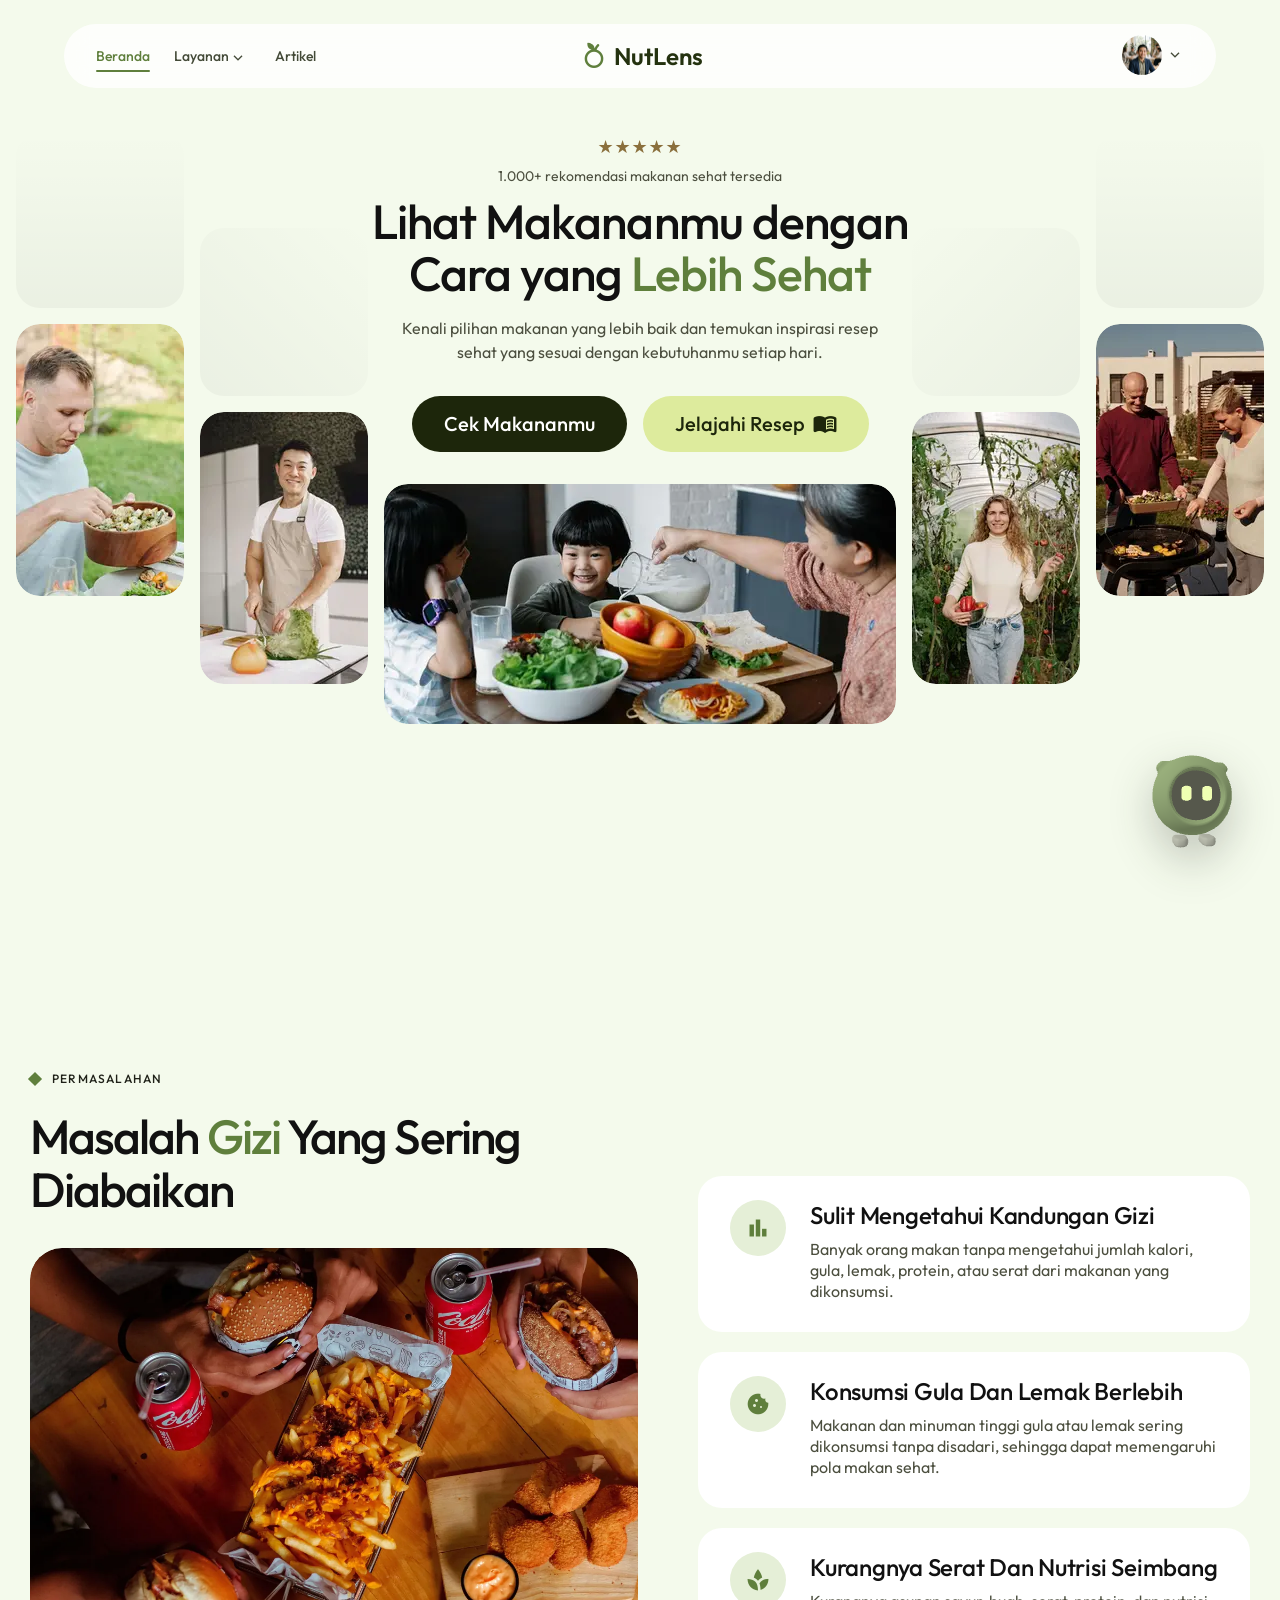
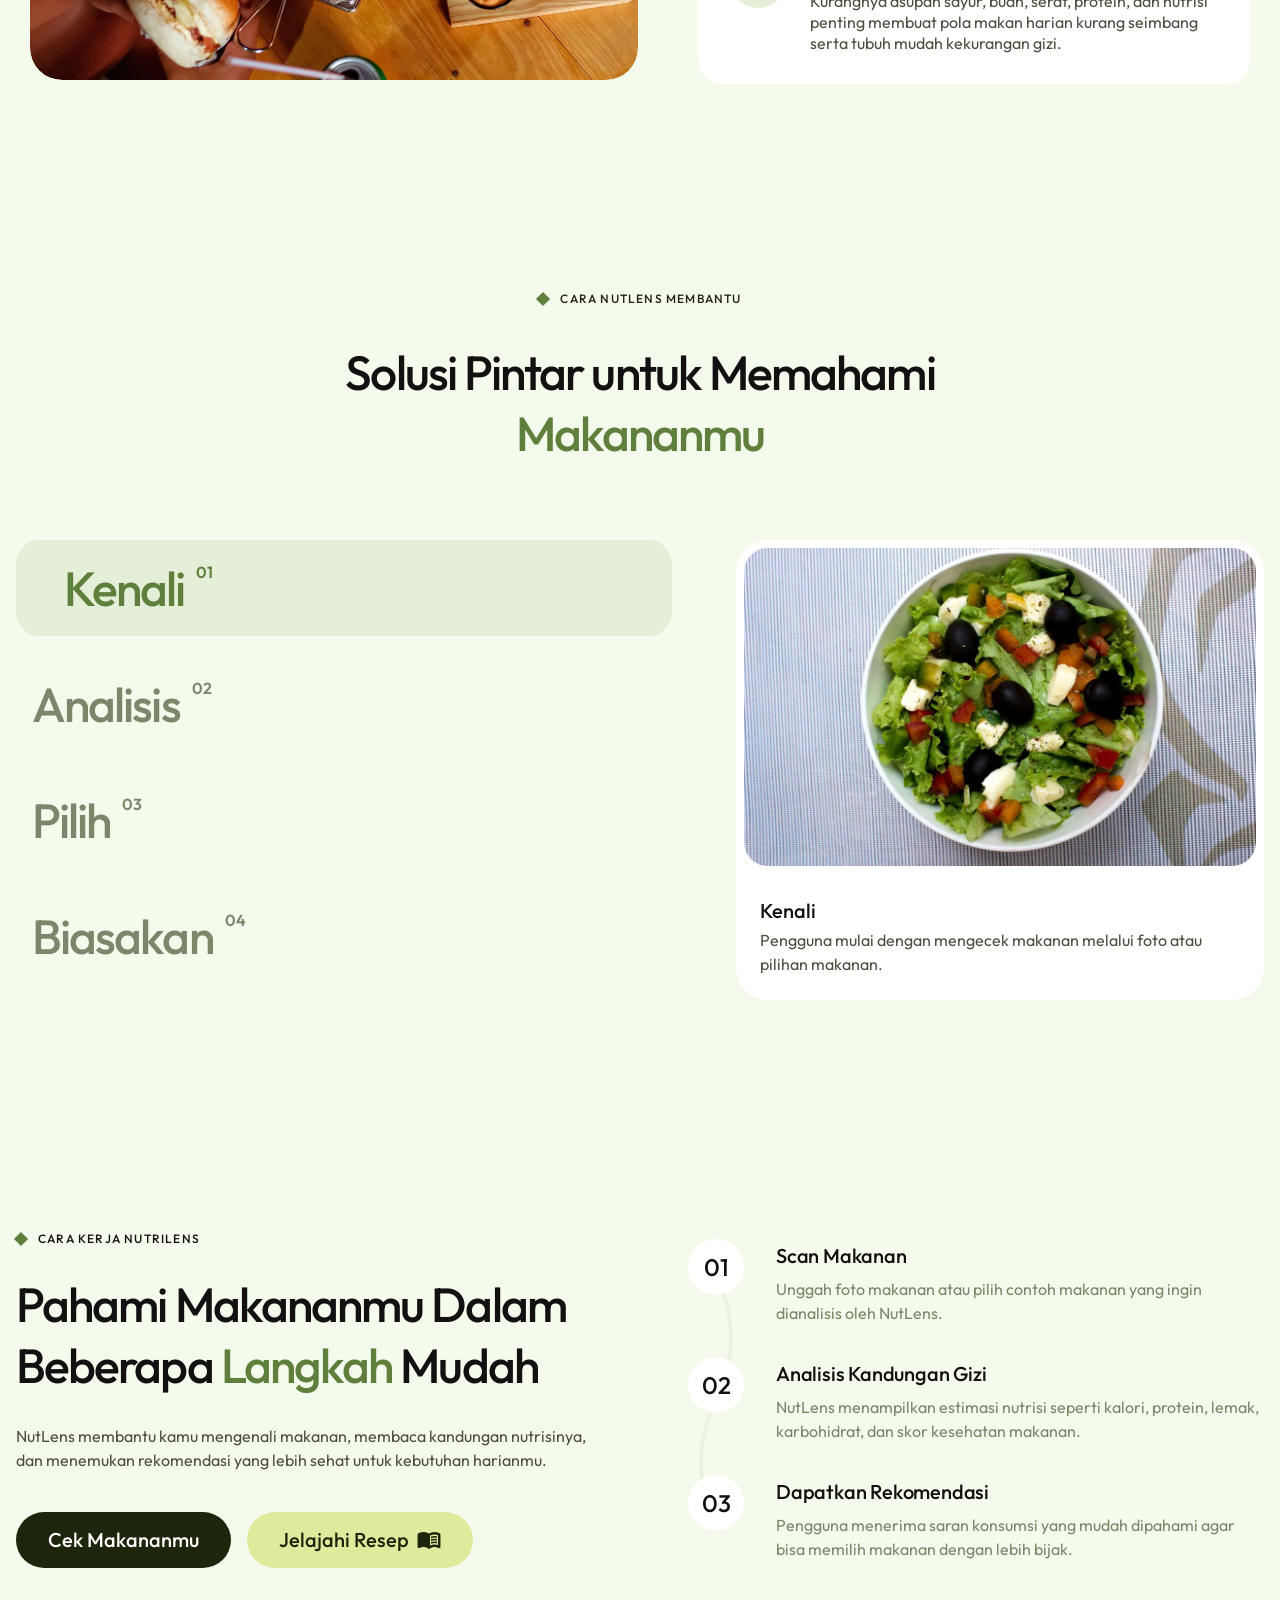
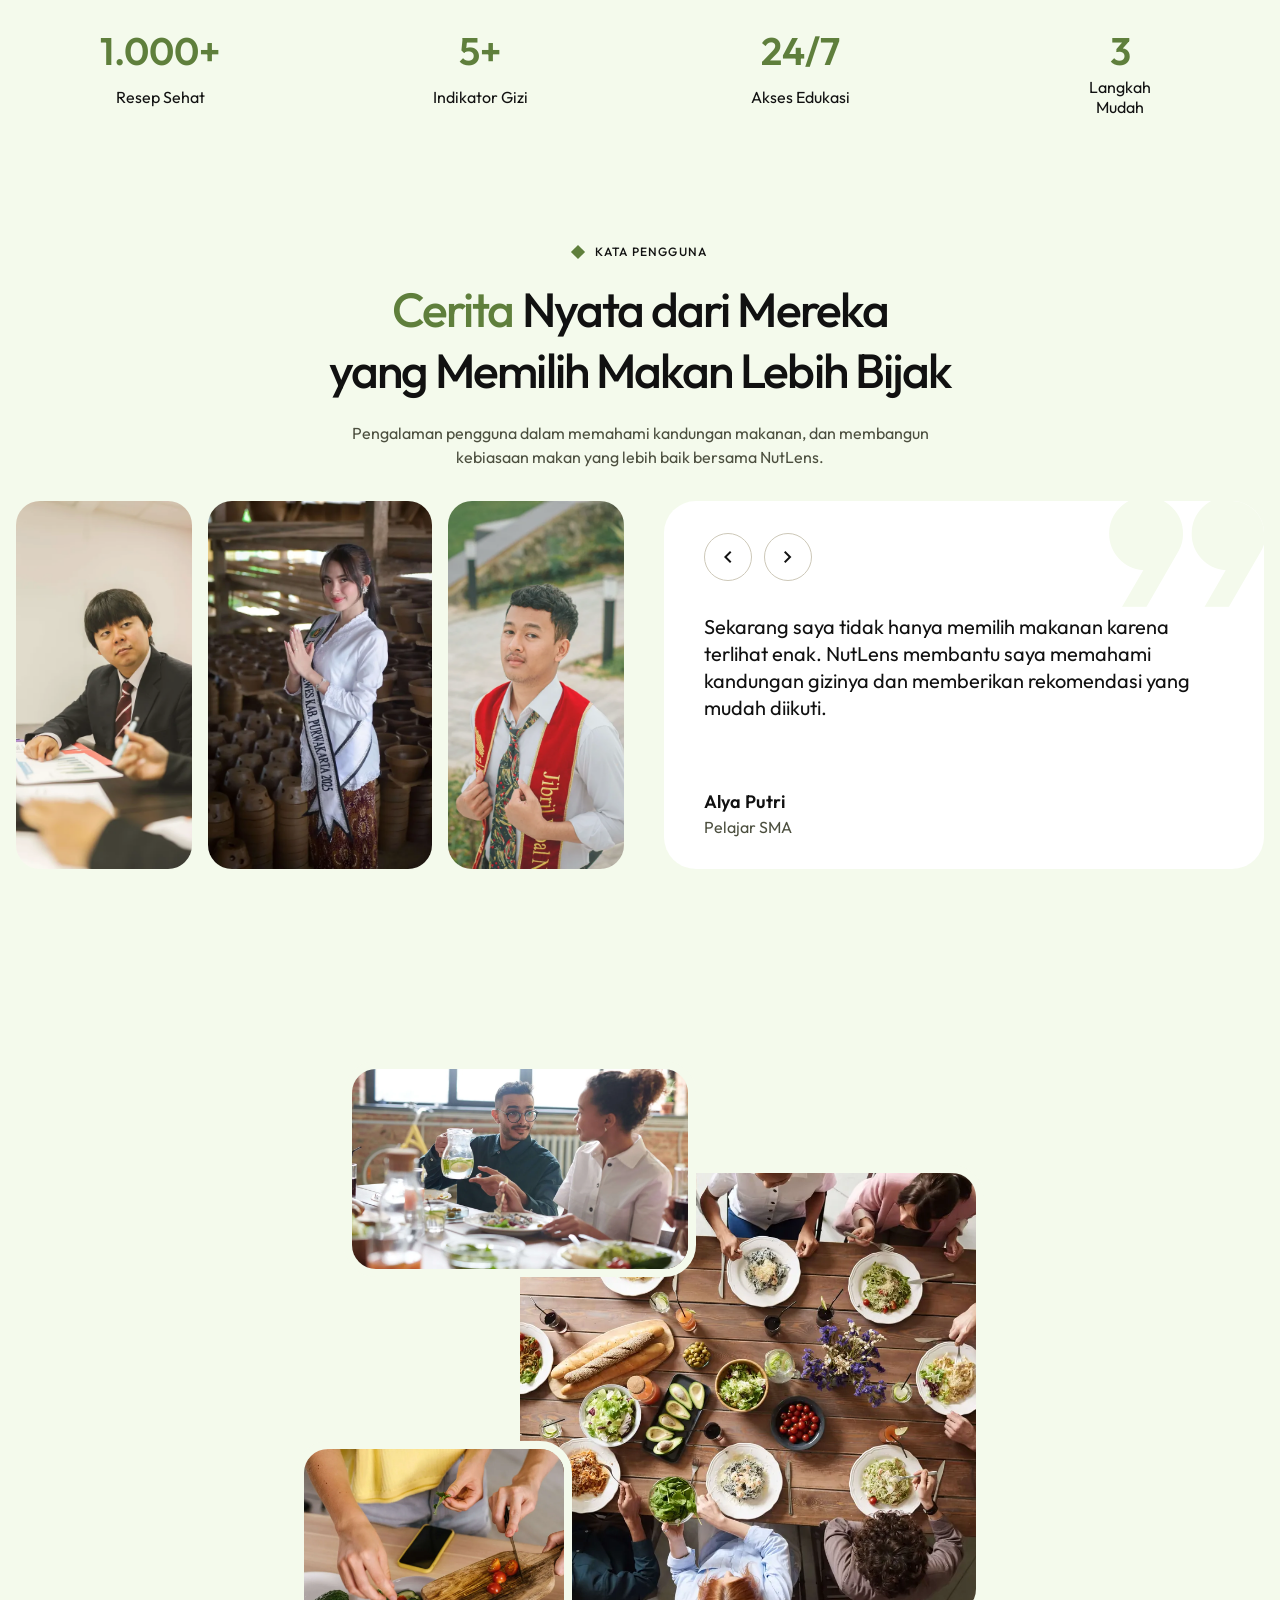
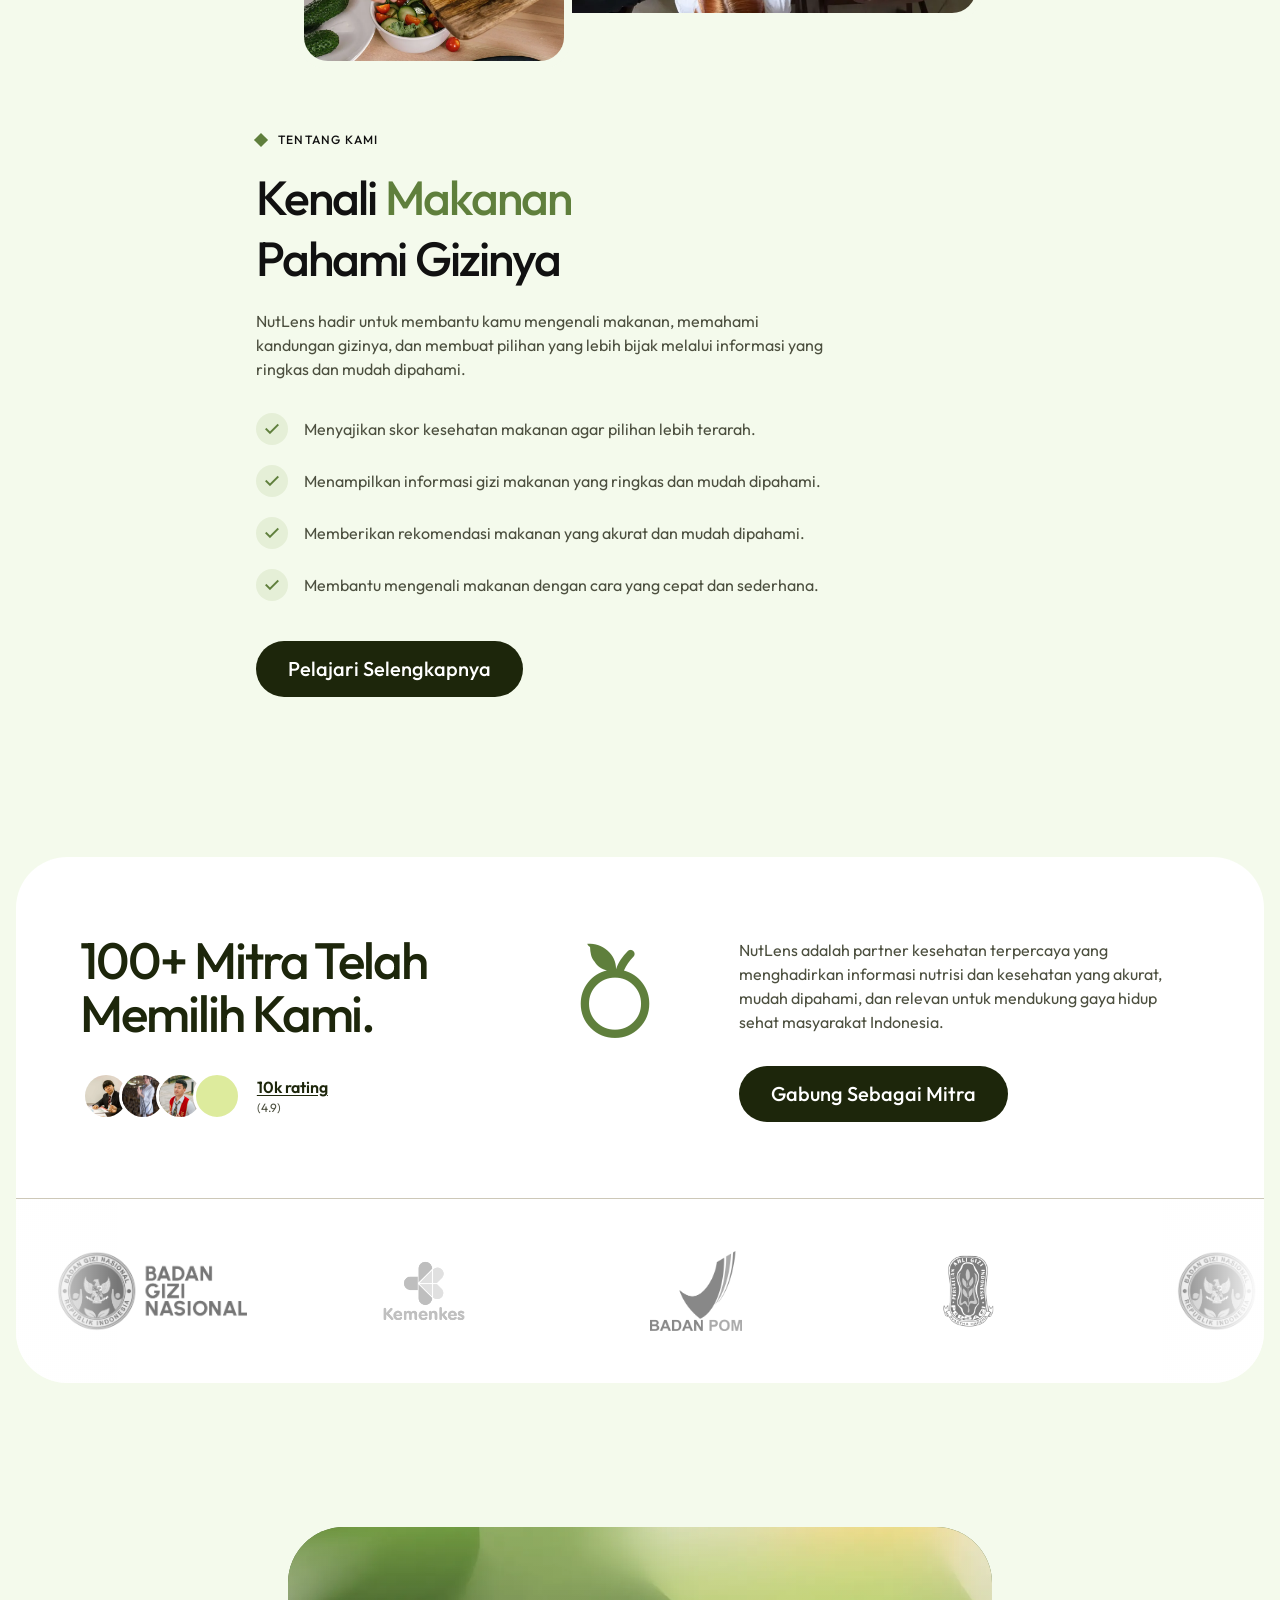
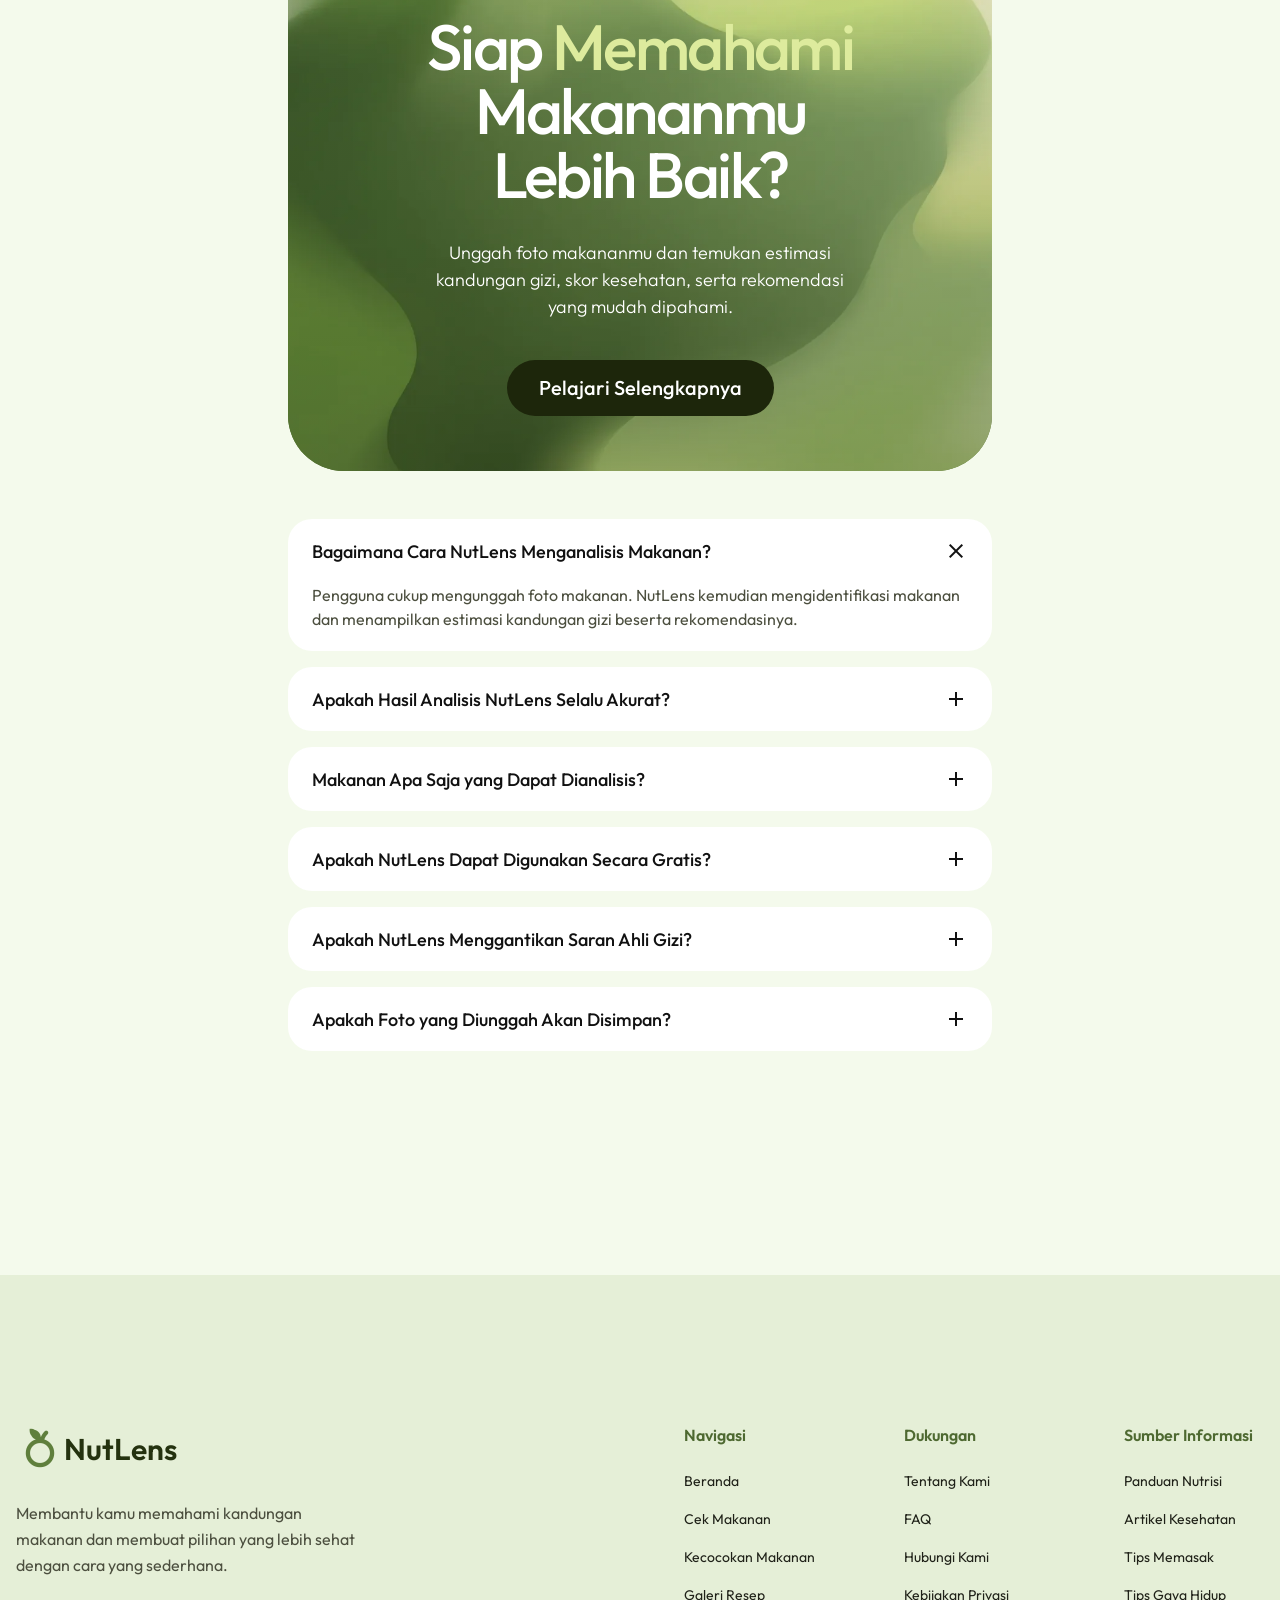
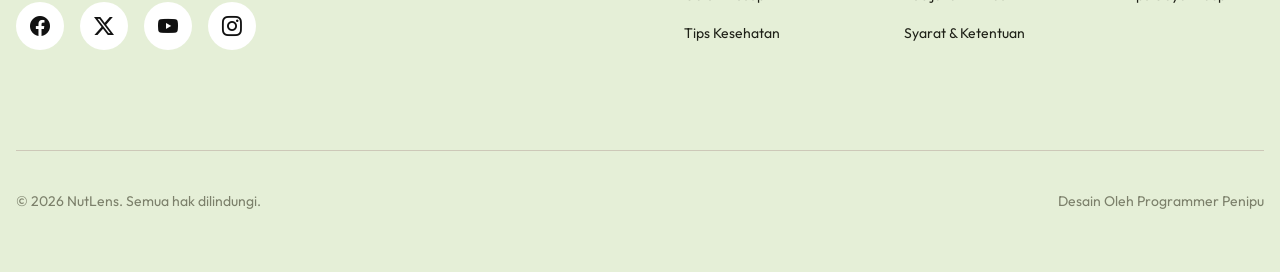
<file: index.html>
<!doctype html>
<html lang="id">
  <head>
    <meta charset="UTF-8" />
    <meta name="viewport" content="width=device-width, initial-scale=1" />
    <title>NutLens | Teman Nutrisimu</title>
    <script src="assets/js/reveal-bootstrap.js"></script>
    <script>
      (() => {
        const root = document.documentElement;
        const mobile = window.matchMedia("(max-width: 48rem)").matches;
        const reducedMotion = window.matchMedia(
          "(prefers-reduced-motion: reduce)",
        ).matches;

        if (mobile || reducedMotion) return;

        root.classList.add("hero-intro-pending");
        document.addEventListener(
          "DOMContentLoaded",
          () => {
            window.setTimeout(() => {
              root.classList.remove("hero-intro-pending", "hero-intro-playing");
              root.classList.add("hero-intro-complete");
            }, 1600);
          },
          { once: true },
        );
      })();
    </script>
    <link rel="preconnect" href="https://fonts.googleapis.com" />
    <link rel="preconnect" href="https://fonts.gstatic.com" crossorigin />
    <link
      rel="stylesheet"
      href="https://fonts.googleapis.com/css2?family=Material+Symbols+Outlined:opsz,wght,FILL,GRAD@20..48,100..700,0..1,-50..200&family=Outfit:wght@100..900&display=swap"
    />
    <link
      rel="stylesheet"
      href="https://cdn.jsdelivr.net/npm/bootstrap-icons@1.13.1/font/bootstrap-icons.min.css"
    />
    <link rel="stylesheet" href="assets/css/global.css?v=2" />
    <link rel="stylesheet" href="assets/css/landing-page.css?v=5" />
    <link rel="stylesheet" href="assets/css/chat-widget.css" />
    <script type="module" src="assets/js/navbar.mjs?v=2"></script>
    <script type="module" src="assets/js/profile-dropdown.mjs"></script>
    <script type="module" src="assets/js/mobile-navigation.mjs"></script>
    <script type="module" src="assets/js/hero-intro.mjs"></script>
    <script type="module" src="assets/js/scroll-reveal.mjs"></script>
    <script type="module" src="assets/js/solution.mjs"></script>
    <script type="module" src="assets/js/how-it-works.mjs"></script>
    <script type="module" src="assets/js/testimonial.mjs"></script>
    <script type="module" src="assets/js/faq.mjs"></script>
    <script type="module" src="assets/js/chat-widget.mjs?v=6"></script>
  </head>
  <body>
    <nav
      class="nutlens-navbar"
      aria-label="Navigasi utama"
      data-mobile-navigation
    >
      <div class="navbar-container">
        <ul class="navbar-menu">
          <li>
            <a href="index.html" class="is-active" aria-current="page"
              >Beranda</a
            >
          </li>
          <li>
            <div class="navbar-services" data-services-dropdown>
              <button
                class="navbar-services-toggle"
                type="button"
                aria-expanded="false"
                aria-controls="services-menu"
              >
                Layanan
                <span class="material-symbols-outlined" aria-hidden="true"
                  >expand_more</span
                >
              </button>
              <ul id="services-menu" class="navbar-submenu" hidden>
                <li>
                  <a href="assets/pages/cek-makanan.html">
                    <span
                      class="navbar-submenu-icon navbar-submenu-icon-check material-symbols-outlined"
                      aria-hidden="true"
                    >
                      nutrition
                    </span>

                    <span class="navbar-submenu-copy">
                      <span class="navbar-submenu-title">Analisis Gizi</span>
                      <span class="navbar-submenu-description">
                        Analisis nutrisi dari makananmu
                      </span>
                    </span>
                  </a>
                </li>

                <li>
                  <a href="assets/pages/resep-galeri.html">
                    <span
                      class="navbar-submenu-icon navbar-submenu-icon-gallery material-symbols-outlined"
                      aria-hidden="true"
                    >
                      menu_book
                    </span>

                    <span class="navbar-submenu-copy">
                      <span class="navbar-submenu-title">Resep Sehat</span>
                      <span class="navbar-submenu-description">
                        Temukan inspirasi resep sehat
                      </span>
                    </span>
                  </a>
                </li>

                <li>
                  <a href="assets/pages/buat-resep.html">
                    <span
                      class="navbar-submenu-icon navbar-submenu-icon-recipe material-symbols-outlined"
                      aria-hidden="true"
                    >
                      restaurant_menu
                    </span>

                    <span class="navbar-submenu-copy">
                      <span class="navbar-submenu-title"
                        >Perencanaan Nutrisi</span
                      >
                      <span class="navbar-submenu-description">
                        Buat resep dari bahan yang tersedia
                      </span>
                    </span>
                  </a>
                </li>

                <li>
                  <a href="assets/pages/challenge-sehat.html">
                    <span
                      class="navbar-submenu-icon navbar-submenu-icon-challenge material-symbols-outlined"
                      aria-hidden="true"
                    >
                      emoji_events
                    </span>

                    <span class="navbar-submenu-copy">
                      <span class="navbar-submenu-title">Challenge Sehat</span>
                      <span class="navbar-submenu-description">
                        Ikuti tantangan hidup lebih sehat
                      </span>
                    </span>
                  </a>
                </li>
              </ul>
            </div>
          </li>
          <li><a href="assets/pages/artikel.html">Artikel</a></li>
        </ul>

        <div class="navbar-logo">
          <span class="material-symbols-outlined" aria-hidden="true"
            >nutrition</span
          >
          <a href="index.html" aria-label="NutLens, kembali ke beranda"
            >NutLens</a
          >
        </div>

        <div class="navbar-profile" data-profile-dropdown>
          <button
            class="navbar-profile-trigger"
            type="button"
            aria-expanded="false"
            aria-controls="profile-menu"
            aria-label="Buka menu profil Denny Pramana"
          >
            <img
              class="navbar-profile-avatar navbar-profile-avatar-trigger"
              src="assets/images/testimonial/Bang Raka.webp"
              alt=""
              width="40"
              height="40"
            />
            <span
              class="navbar-profile-chevron material-symbols-outlined"
              aria-hidden="true"
              >expand_more</span
            >
          </button>

          <div id="profile-menu" class="navbar-profile-panel" hidden inert>
            <div class="navbar-profile-identity">
              <img
                class="navbar-profile-avatar navbar-profile-avatar-panel"
                src="assets/images/testimonial/Bang Raka.webp"
                alt=""
                width="48"
                height="48"
              />
              <div class="navbar-profile-copy">
                <p class="navbar-profile-name">Denny Pramana</p>
                <p class="navbar-profile-email">denprama@email.com</p>
              </div>
            </div>

            <hr class="navbar-profile-divider" />

            <button
              class="navbar-profile-action"
              type="button"
              data-profile-link
            >
              <span class="material-symbols-outlined" aria-hidden="true"
                >person</span
              >
              <span>Profile</span>
            </button>
            <button
              class="navbar-profile-action"
              type="button"
              data-profile-logout
            >
              <span class="material-symbols-outlined" aria-hidden="true"
                >logout</span
              >
              <span>Logout</span>
            </button>
          </div>
        </div>

        <button
          class="mobile-nav-open"
          type="button"
          aria-label="Buka menu navigasi"
          aria-expanded="false"
          aria-controls="mobile-navigation"
        >
          <span class="material-symbols-outlined" aria-hidden="true">menu</span>
        </button>
      </div>

      <div class="mobile-nav" id="mobile-navigation" aria-hidden="true">
        <button
          class="mobile-nav-overlay"
          type="button"
          aria-label="Tutup menu navigasi"
          tabindex="-1"
        ></button>

        <aside
          class="mobile-nav-drawer"
          role="dialog"
          aria-modal="true"
          aria-labelledby="mobile-nav-title"
          inert
        >
          <header class="mobile-nav-header">
            <span class="mobile-nav-brand" aria-hidden="true">
              <span class="material-symbols-outlined">nutrition</span>
              <span>NutLens</span>
            </span>
            <h2 id="mobile-nav-title" class="visually-hidden">Menu NutLens</h2>
            <button
              class="mobile-nav-close"
              type="button"
              aria-label="Tutup menu navigasi"
            >
              <span class="material-symbols-outlined" aria-hidden="true"
                >close</span
              >
            </button>
          </header>

          <div class="mobile-nav-body">
            <section
              class="mobile-nav-section"
              aria-labelledby="mobile-account-title"
            >
              <h3 id="mobile-account-title" class="mobile-nav-section-title">
                Akun
              </h3>
              <a class="mobile-nav-account">
                <img
                  class="mobile-nav-avatar"
                  src="assets/images/testimonial/Bang Raka.webp"
                  alt=""
                  width="48"
                  height="48"
                />
                <span class="mobile-nav-account-text">
                  <strong>Denny Pramana</strong>
                  <span>Lihat profil saya</span>
                </span>
                <span class="material-symbols-outlined" aria-hidden="true"
                  >chevron_right</span
                >
              </a>
            </section>

            <section
              class="mobile-nav-section"
              aria-labelledby="mobile-navigation-title"
            >
              <h3 id="mobile-navigation-title" class="mobile-nav-section-title">
                Navigasi
              </h3>
              <nav aria-label="Navigasi mobile">
                <ul class="mobile-nav-list">
                  <li>
                    <a
                      class="mobile-nav-item is-active"
                      href="index.html"
                      aria-current="page"
                    >
                      <span class="material-symbols-outlined" aria-hidden="true"
                        >home</span
                      >
                      <span>Beranda</span>
                    </a>
                  </li>
                  <li>
                    <button
                      class="mobile-nav-submenu-trigger"
                      type="button"
                      aria-expanded="false"
                      aria-controls="mobile-services-menu"
                    >
                      <span class="mobile-nav-item-main">
                        <span
                          class="material-symbols-outlined"
                          aria-hidden="true"
                          >grid_view</span
                        >
                        <span>Layanan</span>
                      </span>
                      <span
                        class="material-symbols-outlined mobile-nav-submenu-icon"
                        aria-hidden="true"
                        >expand_more</span
                      >
                    </button>
                    <div
                      class="mobile-nav-submenu-shell"
                      id="mobile-services-menu"
                      aria-hidden="true"
                      inert
                    >
                      <ul class="mobile-nav-submenu">
                        <li>
                          <a href="assets/pages/cek-makanan.html"
                            >Analisis Gizi</a
                          >
                        </li>
                        <li>
                          <a href="assets/pages/resep-galeri.html"
                            >Resep Sehat</a
                          >
                        </li>
                        <li>
                          <a href="assets/pages/buat-resep.html"
                            >Perencanaan Nutrisi</a
                          >
                        </li>
                        <li>
                          <a href="assets/pages/challenge-sehat.html"
                            >Challenge Sehat</a
                          >
                        </li>
                      </ul>
                    </div>
                  </li>
                  <li>
                    <a class="mobile-nav-item" href="assets/pages/artikel.html">
                      <span class="material-symbols-outlined" aria-hidden="true"
                        >article</span
                      >
                      <span>Artikel</span>
                    </a>
                  </li>
                </ul>
              </nav>
            </section>
          </div>

          <div class="mobile-nav-footer">
            <button class="mobile-nav-logout" type="button">
              <span class="material-symbols-outlined" aria-hidden="true"
                >logout</span
              >
              <span>Logout</span>
            </button>
          </div>
        </aside>
      </div>
    </nav>

    <main>
      <section class="hero" aria-labelledby="hero-title">
        <div class="hero-content">
          <div class="hero-rating" data-reveal="fade-up">
            <span aria-hidden="true">★★★★★</span>
            <span class="visually-hidden">5 dari 5 bintang</span>
          </div>
          <p
            class="hero-recommendation"
            data-reveal="fade-up"
            data-reveal-delay="100"
          >
            1.000+ rekomendasi makanan sehat tersedia
          </p>

          <h1
            id="hero-title"
            class="hero-title"
            data-reveal="fade-up"
            data-reveal-delay="200"
          >
            Lihat Makananmu dengan<br />
            Cara yang <span class="hero-accent">Lebih Sehat</span>
          </h1>

          <p
            class="hero-description"
            data-reveal="fade-up"
            data-reveal-delay="300"
          >
            Kenali pilihan makanan yang lebih baik dan temukan inspirasi resep
            sehat yang sesuai dengan kebutuhanmu setiap hari.
          </p>

          <div
            class="hero-actions"
            aria-label="Aksi utama"
            data-reveal="fade-up"
            data-reveal-delay="400"
          >
            <a
              href="assets/pages/cek-makanan.html"
              class="hero-cta hero-cta-primary hero-cta-text-swap"
            >
              <span class="hero-cta-label hero-cta-label-current"
                >Cek Makananmu</span
              >
              <span
                class="hero-cta-label hero-cta-label-replacement"
                aria-hidden="true"
                >Cek Makananmu</span
              >
            </a>
            <a
              href="assets/pages/resep-galeri.html"
              class="hero-cta hero-cta-secondary hero-cta-icon-focus"
            >
              <span class="hero-cta-text">Jelajahi Resep</span>
              <span
                class="hero-cta-icon hero-cta-icon-end material-symbols-outlined"
                aria-hidden="true"
                >menu_book</span
              >
              <span
                class="hero-cta-icon hero-cta-icon-center material-symbols-outlined"
                aria-hidden="true"
                >menu_book</span
              >
            </a>
          </div>
        </div>

        <div class="hero-artwork">
          <div class="hero-image-frame hero-image-outer">
            <div class="hero-image-motion">
              <img
                class="hero-image"
                src="assets/images/hero/optimized/kiri-luar-336.webp"
                srcset="
                  assets/images/hero/optimized/kiri-luar-168.webp 168w,
                  assets/images/hero/optimized/kiri-luar-336.webp 336w
                "
                sizes="(max-width: 46rem) 18vw, 10.5rem"
                alt=""
                width="168"
                height="272"
                fetchpriority="low"
                decoding="async"
              />
            </div>
          </div>
          <div class="hero-image-frame hero-image-side hero-image-frame-left">
            <div class="hero-image-motion">
              <img
                class="hero-image"
                src="assets/images/hero/optimized/kiri-336.webp"
                srcset="
                  assets/images/hero/optimized/kiri-168.webp 168w,
                  assets/images/hero/optimized/kiri-336.webp 336w
                "
                sizes="(max-width: 46rem) 18vw, 10.5rem"
                alt=""
                width="168"
                height="272"
                fetchpriority="low"
                decoding="async"
              />
            </div>
          </div>
          <div class="hero-image-frame hero-image-main">
            <div class="hero-image-motion">
              <img
                class="hero-image"
                src="assets/images/hero/optimized/tengah-1088.webp"
                srcset="
                  assets/images/hero/optimized/tengah-544.webp   544w,
                  assets/images/hero/optimized/tengah-1088.webp 1088w
                "
                sizes="(max-width: 46rem) 24vw, min(37.778vw, 34rem)"
                alt="Sekelompok orang menikmati makanan sehat bersama di meja makan"
                width="544"
                height="240"
                fetchpriority="high"
                decoding="async"
              />
            </div>
          </div>
          <div class="hero-image-frame hero-image-side hero-image-frame-right">
            <div class="hero-image-motion">
              <img
                class="hero-image"
                src="assets/images/hero/optimized/kanan-336.webp"
                srcset="
                  assets/images/hero/optimized/kanan-168.webp 168w,
                  assets/images/hero/optimized/kanan-336.webp 336w
                "
                sizes="(max-width: 46rem) 18vw, 10.5rem"
                alt=""
                width="168"
                height="272"
                fetchpriority="low"
                decoding="async"
              />
            </div>
          </div>
          <div class="hero-image-frame hero-image-outer">
            <div class="hero-image-motion">
              <img
                class="hero-image"
                src="assets/images/hero/optimized/kanan-luar-336.webp"
                srcset="
                  assets/images/hero/optimized/kanan-luar-168.webp 168w,
                  assets/images/hero/optimized/kanan-luar-336.webp 336w
                "
                sizes="(max-width: 46rem) 18vw, 10.5rem"
                alt=""
                width="168"
                height="272"
                fetchpriority="low"
                decoding="async"
              />
            </div>
          </div>
        </div>
      </section>

      <section class="problems" aria-labelledby="problems-title">
        <div class="problems-layout">
          <div class="problems-intro">
            <p class="problems-eyebrow" data-reveal="fade-up">
              <span class="problems-eyebrow-mark" aria-hidden="true"></span>
              <span class="problems-eyebrow-title">PERMASALAHAN</span>
            </p>

            <h2
              id="problems-title"
              class="problems-title"
              data-reveal="fade-up"
              data-reveal-delay="100"
            >
              Masalah <span class="problems-accent">Gizi</span> Yang Sering
              Diabaikan
            </h2>

            <figure
              class="problems-media"
              data-reveal="slide-left"
              data-reveal-delay="100"
            >
              <img
                class="problems-image"
                src="assets/images/problem/permasalahan.webp"
                alt="Aneka makanan bergizi di meja dengan pemandangan perbukitan hijau"
                width="608"
                height="432"
                loading="lazy"
                decoding="async"
              />
            </figure>
          </div>

          <div class="problems-list">
            <article
              class="problem-card"
              data-reveal="fade-up"
              data-reveal-delay="100"
            >
              <span class="problem-card-icon">
                <span class="material-symbols-outlined" aria-hidden="true"
                  >bar_chart</span
                >
              </span>
              <div class="problem-card-content">
                <h3 class="problem-card-title">
                  Sulit Mengetahui Kandungan Gizi
                </h3>
                <p class="problem-card-description">
                  Banyak orang makan tanpa mengetahui jumlah kalori, gula,
                  lemak, protein, atau serat dari makanan yang dikonsumsi.
                </p>
              </div>
            </article>

            <article
              class="problem-card"
              data-reveal="fade-up"
              data-reveal-delay="200"
            >
              <span class="problem-card-icon">
                <span class="material-symbols-outlined" aria-hidden="true"
                  >cookie</span
                >
              </span>
              <div class="problem-card-content">
                <h3 class="problem-card-title">
                  Konsumsi Gula Dan Lemak Berlebih
                </h3>
                <p class="problem-card-description">
                  Makanan dan minuman tinggi gula atau lemak sering dikonsumsi
                  tanpa disadari, sehingga dapat memengaruhi pola makan sehat.
                </p>
              </div>
            </article>

            <article
              class="problem-card"
              data-reveal="fade-up"
              data-reveal-delay="300"
            >
              <span class="problem-card-icon">
                <span class="material-symbols-outlined" aria-hidden="true"
                  >spa</span
                >
              </span>
              <div class="problem-card-content">
                <h3 class="problem-card-title">
                  Kurangnya Serat Dan Nutrisi Seimbang
                </h3>
                <p class="problem-card-description">
                  Kurangnya asupan sayur, buah, serat, protein, dan nutrisi
                  penting membuat pola makan harian kurang seimbang serta tubuh
                  mudah kekurangan gizi.
                </p>
              </div>
            </article>
          </div>
        </div>
      </section>

      <section class="solution" aria-labelledby="solution-title" data-solution>
        <header class="solution-header" data-reveal="fade-up">
          <p class="solution-eyebrow">
            <span class="solution-eyebrow-mark" aria-hidden="true"></span>
            <span>CARA NUTLENS MEMBANTU</span>
          </p>

          <h2 id="solution-title" class="solution-title">
            Solusi Pintar untuk Memahami
            <span class="solution-accent">Makananmu</span>
          </h2>
        </header>

        <div class="solution-layout">
          <div
            class="solution-steps"
            role="tablist"
            aria-label="Tahapan menggunakan NutLens"
          >
            <button
              id="solution-tab-kenali"
              class="solution-step is-active"
              type="button"
              role="tab"
              aria-selected="true"
              aria-controls="solution-panel-kenali"
              tabindex="0"
              data-solution-step="kenali"
              data-reveal="fade-up"
              data-reveal-delay="100"
            >
              <span class="solution-step-content">
                <span class="solution-step-label">Kenali</span>
                <span class="solution-step-number">01</span>
              </span>
            </button>

            <button
              id="solution-tab-analisis"
              class="solution-step"
              type="button"
              role="tab"
              aria-selected="false"
              aria-controls="solution-panel-analisis"
              tabindex="-1"
              data-solution-step="analisis"
              data-reveal="fade-up"
              data-reveal-delay="200"
            >
              <span class="solution-step-content">
                <span class="solution-step-label">Analisis</span>
                <span class="solution-step-number">02</span>
              </span>
            </button>

            <button
              id="solution-tab-pilih"
              class="solution-step"
              type="button"
              role="tab"
              aria-selected="false"
              aria-controls="solution-panel-pilih"
              tabindex="-1"
              data-solution-step="pilih"
              data-reveal="fade-up"
              data-reveal-delay="300"
            >
              <span class="solution-step-content">
                <span class="solution-step-label">Pilih</span>
                <span class="solution-step-number">03</span>
              </span>
            </button>

            <button
              id="solution-tab-biasakan"
              class="solution-step"
              type="button"
              role="tab"
              aria-selected="false"
              aria-controls="solution-panel-biasakan"
              tabindex="-1"
              data-solution-step="biasakan"
              data-reveal="fade-up"
              data-reveal-delay="400"
            >
              <span class="solution-step-content">
                <span class="solution-step-label">Biasakan</span>
                <span class="solution-step-number">04</span>
              </span>
            </button>
          </div>

          <div class="solution-panels">
            <article
              id="solution-panel-kenali"
              class="solution-panel is-active"
              role="tabpanel"
              aria-labelledby="solution-tab-kenali"
              aria-hidden="false"
              data-solution-panel="kenali"
              data-reveal="slide-left"
              data-reveal-delay="100"
            >
              <figure class="solution-media">
                <img
                  class="solution-image"
                  src="assets/images/solution/kenali.webp"
                  alt="Aneka makanan bergizi di meja dengan pemandangan perbukitan hijau"
                  width="528"
                  height="328"
                  loading="lazy"
                  decoding="async"
                />
              </figure>
              <h3 class="solution-panel-title">Kenali</h3>
              <p class="solution-description">
                Pengguna mulai dengan mengecek makanan melalui foto atau pilihan
                makanan.
              </p>
            </article>

            <article
              id="solution-panel-analisis"
              class="solution-panel"
              role="tabpanel"
              aria-labelledby="solution-tab-analisis"
              aria-hidden="true"
              data-solution-panel="analisis"
              data-reveal="slide-left"
              data-reveal-delay="100"
            >
              <figure class="solution-media">
                <img
                  class="solution-image"
                  src="assets/images/solution/analisis.webp"
                  alt="Aneka makanan bergizi di meja dengan pemandangan perbukitan hijau"
                  width="528"
                  height="328"
                  loading="lazy"
                  decoding="async"
                />
              </figure>
              <h3 class="solution-panel-title">Analisis</h3>
              <p class="solution-description">
                NutLens menganalisis kandungan utama makanan dan menyajikan
                informasi gizi yang lebih mudah dipahami.
              </p>
            </article>

            <article
              id="solution-panel-pilih"
              class="solution-panel"
              role="tabpanel"
              aria-labelledby="solution-tab-pilih"
              aria-hidden="true"
              data-solution-panel="pilih"
              data-reveal="slide-left"
              data-reveal-delay="100"
            >
              <figure class="solution-media">
                <img
                  class="solution-image"
                  src="assets/images/solution/pilih.webp"
                  alt="Aneka makanan bergizi di meja dengan pemandangan perbukitan hijau"
                  width="528"
                  height="328"
                  loading="lazy"
                  decoding="async"
                />
              </figure>
              <h3 class="solution-panel-title">Pilih</h3>
              <p class="solution-description">
                Pengguna membandingkan hasil analisis dan memilih makanan atau
                rekomendasi yang lebih sesuai dengan kebutuhannya.
              </p>
            </article>

            <article
              id="solution-panel-biasakan"
              class="solution-panel"
              role="tabpanel"
              aria-labelledby="solution-tab-biasakan"
              aria-hidden="true"
              data-solution-panel="biasakan"
              data-reveal="slide-left"
              data-reveal-delay="100"
            >
              <figure class="solution-media">
                <img
                  class="solution-image"
                  src="assets/images/solution/biasakan.webp"
                  alt="Aneka makanan bergizi di meja dengan pemandangan perbukitan hijau"
                  width="528"
                  height="328"
                  loading="lazy"
                  decoding="async"
                />
              </figure>
              <h3 class="solution-panel-title">Biasakan</h3>
              <p class="solution-description">
                Pilihan sehat yang dilakukan secara konsisten membantu membangun
                kebiasaan makan yang lebih baik setiap hari.
              </p>
            </article>
          </div>
        </div>
      </section>

      <section
        class="how-it-works"
        aria-labelledby="how-it-works-title"
        data-how-it-works
      >
        <div class="how-it-works-content">
          <header class="how-it-works-intro">
            <p class="how-it-works-eyebrow" data-reveal="fade-up">
              <span class="how-it-works-eyebrow-mark" aria-hidden="true"></span>
              <span>CARA KERJA NUTRILENS</span>
            </p>

            <h2
              id="how-it-works-title"
              class="how-it-works-title"
              data-reveal="fade-up"
              data-reveal-delay="100"
            >
              Pahami Makananmu Dalam
              <span class="how-it-works-title-line">
                Beberapa <span class="how-it-works-accent">Langkah</span> Mudah
              </span>
            </h2>

            <p
              class="how-it-works-description"
              data-reveal="fade-up"
              data-reveal-delay="200"
            >
              NutLens membantu kamu mengenali makanan, membaca kandungan
              nutrisinya, dan menemukan rekomendasi yang lebih sehat untuk
              kebutuhan harianmu.
            </p>

            <div
              class="hero-actions how-it-works-actions"
              aria-label="Aksi Cara Kerja NutLens"
              data-reveal="fade-up"
              data-reveal-delay="300"
            >
              <a
                href="assets/pages/cek-makanan.html"
                class="hero-cta hero-cta-primary hero-cta-text-swap"
              >
                <span class="hero-cta-label hero-cta-label-current"
                  >Cek Makananmu</span
                >
                <span
                  class="hero-cta-label hero-cta-label-replacement"
                  aria-hidden="true"
                  >Cek Makananmu</span
                >
              </a>
              <a
                href="assets/pages/resep-galeri.html"
                class="hero-cta hero-cta-secondary hero-cta-icon-focus"
              >
                <span class="hero-cta-text">Jelajahi Resep</span>
                <span
                  class="hero-cta-icon hero-cta-icon-end material-symbols-outlined"
                  aria-hidden="true"
                  >menu_book</span
                >
                <span
                  class="hero-cta-icon hero-cta-icon-center material-symbols-outlined"
                  aria-hidden="true"
                  >menu_book</span
                >
              </a>
            </div>
          </header>

          <div class="how-it-works-timeline-frame">
            <svg
              class="how-it-works-connector"
              viewBox="0 0 72 248"
              preserveAspectRatio="none"
              aria-hidden="true"
            >
              <path
                class="how-it-works-line how-it-works-line-base"
                d="M 28 28 C 48 60 48 92 28 124 C 8 156 8 188 28 220"
                vector-effect="non-scaling-stroke"
              />

              <path
                class="how-it-works-line how-it-works-line-progress"
                d="M 28 28 C 48 60 48 92 28 124 C 8 156 8 188 28 220"
                pathLength="1"
                vector-effect="non-scaling-stroke"
              />
            </svg>

            <ol class="how-it-works-timeline">
              <li
                class="how-it-works-step"
                data-reveal="fade-up"
                data-reveal-delay="100"
              >
                <span class="how-it-works-number" aria-hidden="true">01</span>
                <div class="how-it-works-step-content">
                  <h3 class="how-it-works-step-title">Scan Makanan</h3>
                  <p class="how-it-works-step-description">
                    Unggah foto makanan atau pilih contoh makanan yang ingin
                    dianalisis oleh NutLens.
                  </p>
                </div>
              </li>
              <li
                class="how-it-works-step"
                data-reveal="fade-up"
                data-reveal-delay="200"
              >
                <span class="how-it-works-number" aria-hidden="true">02</span>
                <div class="how-it-works-step-content">
                  <h3 class="how-it-works-step-title">
                    Analisis Kandungan Gizi
                  </h3>
                  <p class="how-it-works-step-description">
                    NutLens menampilkan estimasi nutrisi seperti kalori,
                    protein, lemak, karbohidrat, dan skor kesehatan makanan.
                  </p>
                </div>
              </li>
              <li
                class="how-it-works-step"
                data-reveal="fade-up"
                data-reveal-delay="300"
              >
                <span class="how-it-works-number" aria-hidden="true">03</span>
                <div class="how-it-works-step-content">
                  <h3 class="how-it-works-step-title">Dapatkan Rekomendasi</h3>
                  <p class="how-it-works-step-description">
                    Pengguna menerima saran konsumsi yang mudah dipahami agar
                    bisa memilih makanan dengan lebih bijak.
                  </p>
                </div>
              </li>
            </ol>
          </div>
        </div>

        <ul class="how-it-works-stats" aria-label="Statistik NutLens">
          <li
            class="how-it-works-stat"
            data-reveal="fade-up"
            data-reveal-delay="100"
          >
            <strong
              class="how-it-works-stat-value"
              data-count-target="1000"
              data-count-suffix="+"
              >1.000+</strong
            >
            <span class="how-it-works-stat-label">Resep Sehat</span>
          </li>
          <li
            class="how-it-works-stat"
            data-reveal="fade-up"
            data-reveal-delay="200"
          >
            <strong
              class="how-it-works-stat-value"
              data-count-target="5"
              data-count-suffix="+"
              >5+</strong
            >
            <span class="how-it-works-stat-label">Indikator Gizi</span>
          </li>
          <li
            class="how-it-works-stat"
            data-reveal="fade-up"
            data-reveal-delay="300"
          >
            <strong
              class="how-it-works-stat-value"
              data-count-target="24"
              data-count-suffix="/7"
              >24/7</strong
            >
            <span class="how-it-works-stat-label">Akses Edukasi</span>
          </li>
          <li
            class="how-it-works-stat"
            data-reveal="fade-up"
            data-reveal-delay="400"
          >
            <strong
              class="how-it-works-stat-value"
              data-count-target="3"
              data-count-suffix=""
              >3</strong
            >
            <span class="how-it-works-stat-label">Langkah Mudah</span>
          </li>
        </ul>
      </section>

      <section
        class="testimonial"
        aria-labelledby="testimonial-title"
        data-testimonial
      >
        <header class="testimonial-header" data-reveal="fade-up">
          <p class="testimonial-eyebrow">
            <span class="testimonial-eyebrow-mark" aria-hidden="true"></span>
            <span>KATA PENGGUNA</span>
          </p>

          <h2 id="testimonial-title" class="testimonial-title">
            <span class="testimonial-accent">Cerita</span> Nyata dari Mereka
            <span class="testimonial-title-line">
              yang Memilih Makan Lebih Bijak
            </span>
          </h2>

          <p class="testimonial-description">
            Pengalaman pengguna dalam memahami kandungan makanan, dan membangun
            kebiasaan makan yang lebih baik bersama NutLens.
          </p>
        </header>

        <div class="testimonial-layout">
          <div
            class="testimonial-gallery"
            aria-label="Pilih pengguna untuk membaca testimonial"
            data-testimonial-gallery
            data-reveal="slide-left"
            data-reveal-delay="100"
          >
            <button
              class="testimonial-portrait testimonial-portrait-alya"
              type="button"
              aria-pressed="true"
              data-testimonial-item
              data-name="Alya Putri"
              data-role="Pelajar SMA"
              data-quote="Sekarang saya tidak hanya memilih makanan karena terlihat enak. NutLens membantu saya memahami kandungan gizinya dan memberikan rekomendasi yang mudah diikuti."
              data-testimonial-slot="active"
            >
              <img
                src="assets/images/testimonial/putri.webp"
                alt="Alya menikmati makanan sehat di meja makan"
                width="1632"
                height="2624"
                loading="lazy"
                decoding="async"
              />
            </button>

            <button
              class="testimonial-portrait testimonial-portrait-bima"
              type="button"
              aria-pressed="false"
              data-testimonial-item
              data-name="Bima Santoso"
              data-role="Mahasiswa"
              data-quote="Informasi gizinya membuat saya lebih mudah menentukan porsi dan memilih menu setelah kuliah tanpa harus menebak-nebak kandungannya."
              data-testimonial-slot="next"
            >
              <img
                src="assets/images/testimonial/mahasiswa.webp"
                alt="Bima menyiapkan makanan panggang di halaman rumah"
                width="1632"
                height="2624"
                loading="lazy"
                decoding="async"
              />
            </button>

            <button
              class="testimonial-portrait testimonial-portrait-maya"
              type="button"
              aria-pressed="false"
              aria-hidden="true"
              tabindex="-1"
              data-testimonial-item
              data-name="Maya Lestari"
              data-role="Ibu Rumah Tangga"
              data-quote="Saya jadi lebih percaya diri menyusun menu keluarga karena bisa membandingkan pilihan makanan dan memahami kebutuhan gizinya dengan bahasa yang sederhana."
              data-testimonial-slot="hidden-before"
            >
              <img
                src="assets/images/testimonial/bu maya.webp"
                alt="Maya membawa hasil panen sayuran segar dari kebun"
                width="336"
                height="544"
                loading="lazy"
                decoding="async"
              />
            </button>

            <button
              class="testimonial-portrait testimonial-portrait-raka"
              type="button"
              aria-pressed="false"
              data-testimonial-item
              data-name="Raka Pradana"
              data-role="Pekerja Muda"
              data-quote="Saat memilih makan siang, saya sekarang mempertimbangkan kandungan gizinya, bukan hanya harga dan rasa. Kebiasaan kecil ini membuat pilihan saya lebih terarah."
              data-testimonial-slot="previous"
            >
              <img
                src="assets/images/testimonial/ceo.webp"
                alt="Raka menikmati salad saat beristirahat di pegunungan"
                width="336"
                height="544"
                loading="lazy"
                decoding="async"
              />
            </button>
          </div>

          <article
            class="testimonial-quote-card"
            data-reveal="fade-up"
            data-reveal-delay="200"
          >
            <div
              class="testimonial-navigation"
              aria-label="Navigasi testimonial"
            >
              <button
                class="testimonial-navigation-button"
                type="button"
                data-testimonial-previous
                aria-label="Tampilkan testimonial sebelumnya"
              >
                <span class="material-symbols-outlined" aria-hidden="true">
                  chevron_left
                </span>
              </button>
              <button
                class="testimonial-navigation-button"
                type="button"
                data-testimonial-next
                aria-label="Tampilkan testimonial berikutnya"
              >
                <span class="material-symbols-outlined" aria-hidden="true">
                  chevron_right
                </span>
              </button>
            </div>

            <span
              class="testimonial-quote-mark material-symbols-outlined"
              aria-hidden="true"
              >format_quote</span
            >

            <div
              class="testimonial-quote-content"
              aria-live="polite"
              aria-atomic="true"
              data-testimonial-quote-content
            >
              <blockquote class="testimonial-quote" data-testimonial-quote>
                Sekarang saya tidak hanya memilih makanan karena terlihat enak.
                NutLens membantu saya memahami kandungan gizinya dan memberikan
                rekomendasi yang mudah diikuti.
              </blockquote>
              <footer class="testimonial-author">
                <cite class="testimonial-name" data-testimonial-name>
                  Alya Putri
                </cite>
                <span class="testimonial-role" data-testimonial-role>
                  Pelajar SMA
                </span>
              </footer>
            </div>
          </article>
        </div>
      </section>

      <section class="about" aria-labelledby="about-title">
        <div class="about-layout">
          <div class="about-media" data-reveal="slide-left">
            <figure class="about-figure about-figure-top">
              <img
                class="about-image"
                src="assets/images/about-us/tentang kami 1.webp"
                alt=""
                width="352"
                height="216"
                loading="lazy"
                decoding="async"
              />
            </figure>

            <figure class="about-figure about-figure-main">
              <img
                class="about-image"
                src="assets/images/about-us/tentang kami 2.webp"
                alt="Pemandangan perbukitan hijau dengan aneka makanan bergizi di atas meja"
                width="472"
                height="456"
                loading="lazy"
                decoding="async"
              />
            </figure>

            <figure class="about-figure about-figure-bottom">
              <img
                class="about-image"
                src="assets/images/about-us/tentang kami 3.webp"
                alt=""
                width="276"
                height="228"
                loading="lazy"
                decoding="async"
              />
            </figure>
          </div>

          <div class="about-content">
            <p class="about-eyebrow" data-reveal="fade-up">
              <span class="about-eyebrow-mark" aria-hidden="true"></span>
              <span>TENTANG KAMI</span>
            </p>

            <h2
              id="about-title"
              class="about-title"
              data-reveal="fade-up"
              data-reveal-delay="100"
            >
              <span class="about-title-line">
                Kenali <span class="about-accent">Makanan</span>
              </span>
              <span class="about-title-line">Pahami Gizinya</span>
            </h2>

            <p
              class="about-description"
              data-reveal="fade-up"
              data-reveal-delay="200"
            >
              NutLens hadir untuk membantu kamu mengenali makanan, memahami
              kandungan gizinya, dan membuat pilihan yang lebih bijak melalui
              informasi yang ringkas dan mudah dipahami.
            </p>

            <ul class="about-checklist">
              <li
                class="about-check-item"
                data-reveal="fade-up"
                data-reveal-delay="100"
              >
                <span class="about-check-icon" aria-hidden="true">
                  <span class="material-symbols-outlined" aria-hidden="true"
                    >check</span
                  >
                </span>
                <span
                  >Menyajikan skor kesehatan makanan agar pilihan lebih
                  terarah.</span
                >
              </li>
              <li
                class="about-check-item"
                data-reveal="fade-up"
                data-reveal-delay="200"
              >
                <span class="about-check-icon" aria-hidden="true">
                  <span class="material-symbols-outlined" aria-hidden="true"
                    >check</span
                  >
                </span>
                <span
                  >Menampilkan informasi gizi makanan yang ringkas dan mudah
                  dipahami.</span
                >
              </li>
              <li
                class="about-check-item"
                data-reveal="fade-up"
                data-reveal-delay="300"
              >
                <span class="about-check-icon" aria-hidden="true">
                  <span class="material-symbols-outlined" aria-hidden="true"
                    >check</span
                  >
                </span>
                <span
                  >Memberikan rekomendasi makanan yang akurat dan mudah
                  dipahami.</span
                >
              </li>
              <li
                class="about-check-item"
                data-reveal="fade-up"
                data-reveal-delay="400"
              >
                <span class="about-check-icon" aria-hidden="true">
                  <span class="material-symbols-outlined" aria-hidden="true"
                    >check</span
                  >
                </span>
                <span
                  >Membantu mengenali makanan dengan cara yang cepat dan
                  sederhana.</span
                >
              </li>
            </ul>

            <a
              class="hero-cta hero-cta-primary hero-cta-text-swap about-cta"
              href="assets/pages/artikel.html"
              data-reveal="fade-up"
              data-reveal-delay="500"
            >
              <span class="hero-cta-label hero-cta-label-current"
                >Pelajari Selengkapnya</span
              >
              <span
                class="hero-cta-label hero-cta-label-replacement"
                aria-hidden="true"
                >Pelajari Selengkapnya</span
              >
            </a>
          </div>
        </div>
      </section>

      <section class="partners" aria-labelledby="partners-title">
        <div class="partners-header">
          <div class="partners-summary" data-reveal="fade-up">
            <h2 id="partners-title" class="partners-title">
              100+ Mitra Telah Memilih Kami.
            </h2>

            <div
              class="partners-trust"
              aria-label="Rating mitra 4,9 dari 10 ribu penilaian"
            >
              <div class="partners-avatars" aria-hidden="true">
                <img
                  src="assets/images/testimonial/ceo.webp"
                  alt=""
                  width="52"
                  height="52"
                  loading="lazy"
                  decoding="async"
                />
                <img
                  src="assets/images/testimonial/putri.webp"
                  alt=""
                  width="52"
                  height="52"
                  loading="lazy"
                  decoding="async"
                />
                <img
                  src="assets/images/testimonial/mahasiswa.webp"
                  alt=""
                  width="52"
                  height="52"
                  loading="lazy"
                  decoding="async"
                />
                <span class="partners-avatar-more"></span>
              </div>
              <div class="partners-rating">
                <strong>10k rating</strong>
                <span>(4.9)</span>
              </div>
            </div>
          </div>

          <div
            class="partners-brandmark"
            aria-hidden="true"
            data-reveal="fade-up"
            data-reveal-delay="100"
          >
            <span class="material-symbols-outlined">nutrition</span>
          </div>

          <div
            class="partners-invitation"
            data-reveal="fade-up"
            data-reveal-delay="200"
          >
            <p>
              NutLens adalah partner kesehatan terpercaya yang menghadirkan
              informasi nutrisi dan kesehatan yang akurat, mudah dipahami, dan
              relevan untuk mendukung gaya hidup sehat masyarakat Indonesia.
            </p>
            <button
              class="hero-cta hero-cta-primary hero-cta-text-swap partners-cta"
              type="button"
            >
              <span class="hero-cta-label hero-cta-label-current"
                >Gabung Sebagai Mitra</span
              >
              <span
                class="hero-cta-label hero-cta-label-replacement"
                aria-hidden="true"
                >Gabung Sebagai Mitra</span
              >
            </button>
          </div>
        </div>

        <div
          class="partners-marquee"
          aria-label="Mitra kesehatan NutLens"
          data-reveal="fade-up"
          data-reveal-delay="300"
        >
          <div class="partners-track">
            <div class="partners-logo-set">
              <div class="partners-logo">
                <img
                  src="assets/images/partners/bgn.png"
                  alt="Badan Gizi Nasional"
                  width="1762"
                  height="742"
                  loading="lazy"
                  decoding="async"
                />
              </div>
              <div class="partners-logo">
                <img
                  src="assets/images/partners/kemenkes.png"
                  alt="Kementerian Kesehatan Republik Indonesia"
                  width="3508"
                  height="2481"
                  loading="lazy"
                  decoding="async"
                />
              </div>
              <div class="partners-logo">
                <img
                  src="assets/images/partners/bpom.png"
                  alt="Badan Pengawas Obat dan Makanan"
                  width="2000"
                  height="1738"
                  loading="lazy"
                  decoding="async"
                />
              </div>
              <div class="partners-logo">
                <img
                  src="assets/images/partners/persagi.png"
                  alt="Persatuan Ahli Gizi Indonesia"
                  width="500"
                  height="500"
                  loading="lazy"
                  decoding="async"
                />
              </div>
            </div>

            <div class="partners-logo-set" aria-hidden="true">
              <div class="partners-logo">
                <img
                  src="assets/images/partners/bgn.png"
                  alt=""
                  width="1762"
                  height="742"
                  loading="lazy"
                  decoding="async"
                />
              </div>
              <div class="partners-logo">
                <img
                  src="assets/images/partners/kemenkes.png"
                  alt=""
                  width="3508"
                  height="2481"
                  loading="lazy"
                  decoding="async"
                />
              </div>
              <div class="partners-logo">
                <img
                  src="assets/images/partners/bpom.png"
                  alt=""
                  width="2000"
                  height="1738"
                  loading="lazy"
                  decoding="async"
                />
              </div>
              <div class="partners-logo">
                <img
                  src="assets/images/partners/persagi.png"
                  alt=""
                  width="500"
                  height="500"
                  loading="lazy"
                  decoding="async"
                />
              </div>
            </div>
          </div>
        </div>
      </section>

      <section class="faq-cta" aria-label="Informasi dan pertanyaan NutLens">
        <div class="faq-cta-container">
          <div class="faq-cta-layout">
            <article class="final-cta" aria-labelledby="final-cta-title">
              <img
                class="final-cta-background"
                src="assets/images/cta/cta.webp"
                alt=""
                width="1600"
                height="893"
                loading="lazy"
                decoding="async"
                aria-hidden="true"
              />
              <div class="final-cta-content" data-reveal="fade-up">
                <h2 id="final-cta-title" class="final-cta-title">
                  <span class="final-cta-title-line">
                    Siap <span class="final-cta-accent">Memahami</span>
                  </span>
                  <span class="final-cta-title-line">Makananmu</span>
                  <span class="final-cta-title-line">Lebih Baik?</span>
                </h2>

                <p class="final-cta-description">
                  Unggah foto makananmu dan temukan estimasi kandungan gizi,
                  skor kesehatan, serta rekomendasi yang mudah dipahami.
                </p>

                <a
                  class="hero-cta hero-cta-primary hero-cta-text-swap final-cta-button"
                  href="assets/pages/cek-makanan.html"
                >
                  <span class="hero-cta-label hero-cta-label-current"
                    >Pelajari Selengkapnya</span
                  >
                  <span
                    class="hero-cta-label hero-cta-label-replacement"
                    aria-hidden="true"
                    >Pelajari Selengkapnya</span
                  >
                </a>
              </div>
            </article>

            <div class="faq" aria-labelledby="faq-title" data-faq>
              <h2 id="faq-title" class="visually-hidden">
                Pertanyaan yang sering diajukan tentang NutLens
              </h2>

              <article
                class="faq-item is-open"
                data-faq-item="analysis"
                data-faq-default-open
                data-reveal="fade-up"
                data-reveal-delay="100"
              >
                <h3 class="faq-heading">
                  <button
                    class="faq-trigger"
                    type="button"
                    id="faq-trigger-1"
                    aria-expanded="true"
                    aria-controls="faq-panel-1"
                    data-faq-trigger
                  >
                    <span class="faq-question"
                      >Bagaimana Cara NutLens Menganalisis Makanan?</span
                    >
                    <span
                      class="material-symbols-outlined faq-icon"
                      aria-hidden="true"
                      data-faq-icon
                      >close</span
                    >
                  </button>
                </h3>
                <div class="faq-panel-wrapper">
                  <div
                    class="faq-panel"
                    id="faq-panel-1"
                    role="region"
                    aria-labelledby="faq-trigger-1"
                    data-faq-panel
                  >
                    <p>
                      Pengguna cukup mengunggah foto makanan. NutLens kemudian
                      mengidentifikasi makanan dan menampilkan estimasi
                      kandungan gizi beserta rekomendasinya.
                    </p>
                  </div>
                </div>
              </article>

              <article
                class="faq-item"
                data-faq-item="accuracy"
                data-reveal="fade-up"
                data-reveal-delay="200"
              >
                <h3 class="faq-heading">
                  <button
                    class="faq-trigger"
                    type="button"
                    id="faq-trigger-2"
                    aria-expanded="true"
                    aria-controls="faq-panel-2"
                    data-faq-trigger
                  >
                    <span class="faq-question"
                      >Apakah Hasil Analisis NutLens Selalu Akurat?</span
                    >
                    <span
                      class="material-symbols-outlined faq-icon"
                      aria-hidden="true"
                      data-faq-icon
                      >close</span
                    >
                  </button>
                </h3>
                <div class="faq-panel-wrapper">
                  <div
                    class="faq-panel"
                    id="faq-panel-2"
                    role="region"
                    aria-labelledby="faq-trigger-2"
                    data-faq-panel
                  >
                    <p>
                      Hasil NutLens merupakan estimasi berdasarkan foto dan
                      informasi makanan yang tersedia. Hasil dapat berbeda
                      tergantung kualitas foto, porsi, dan komposisi makanan.
                    </p>
                  </div>
                </div>
              </article>

              <article
                class="faq-item"
                data-faq-item="foods"
                data-reveal="fade-up"
                data-reveal-delay="300"
              >
                <h3 class="faq-heading">
                  <button
                    class="faq-trigger"
                    type="button"
                    id="faq-trigger-3"
                    aria-expanded="true"
                    aria-controls="faq-panel-3"
                    data-faq-trigger
                  >
                    <span class="faq-question"
                      >Makanan Apa Saja yang Dapat Dianalisis?</span
                    >
                    <span
                      class="material-symbols-outlined faq-icon"
                      aria-hidden="true"
                      data-faq-icon
                      >close</span
                    >
                  </button>
                </h3>
                <div class="faq-panel-wrapper">
                  <div
                    class="faq-panel"
                    id="faq-panel-3"
                    role="region"
                    aria-labelledby="faq-trigger-3"
                    data-faq-panel
                  >
                    <p>
                      NutLens dirancang untuk mengenali berbagai makanan
                      sehari-hari, termasuk makanan rumahan, makanan kemasan,
                      camilan, serta beragam hidangan Indonesia.
                    </p>
                  </div>
                </div>
              </article>

              <article
                class="faq-item"
                data-faq-item="pricing"
                data-reveal="fade-up"
                data-reveal-delay="400"
              >
                <h3 class="faq-heading">
                  <button
                    class="faq-trigger"
                    type="button"
                    id="faq-trigger-4"
                    aria-expanded="true"
                    aria-controls="faq-panel-4"
                    data-faq-trigger
                  >
                    <span class="faq-question"
                      >Apakah NutLens Dapat Digunakan Secara Gratis?</span
                    >
                    <span
                      class="material-symbols-outlined faq-icon"
                      aria-hidden="true"
                      data-faq-icon
                      >close</span
                    >
                  </button>
                </h3>
                <div class="faq-panel-wrapper">
                  <div
                    class="faq-panel"
                    id="faq-panel-4"
                    role="region"
                    aria-labelledby="faq-trigger-4"
                    data-faq-panel
                  >
                    <p>
                      NutLens menyediakan fitur dasar yang dapat digunakan untuk
                      mencoba pengenalan makanan dan memahami informasi nutrisi
                      dengan lebih mudah.
                    </p>
                  </div>
                </div>
              </article>

              <article
                class="faq-item"
                data-faq-item="expert"
                data-reveal="fade-up"
                data-reveal-delay="500"
              >
                <h3 class="faq-heading">
                  <button
                    class="faq-trigger"
                    type="button"
                    id="faq-trigger-5"
                    aria-expanded="true"
                    aria-controls="faq-panel-5"
                    data-faq-trigger
                  >
                    <span class="faq-question"
                      >Apakah NutLens Menggantikan Saran Ahli Gizi?</span
                    >
                    <span
                      class="material-symbols-outlined faq-icon"
                      aria-hidden="true"
                      data-faq-icon
                      >close</span
                    >
                  </button>
                </h3>
                <div class="faq-panel-wrapper">
                  <div
                    class="faq-panel"
                    id="faq-panel-5"
                    role="region"
                    aria-labelledby="faq-trigger-5"
                    data-faq-panel
                  >
                    <p>
                      Tidak. NutLens merupakan sarana edukasi dan pendukung
                      keputusan, bukan pengganti diagnosis atau rekomendasi dari
                      dokter dan ahli gizi.
                    </p>
                  </div>
                </div>
              </article>

              <article
                class="faq-item"
                data-faq-item="storage"
                data-reveal="fade-up"
                data-reveal-delay="600"
              >
                <h3 class="faq-heading">
                  <button
                    class="faq-trigger"
                    type="button"
                    id="faq-trigger-6"
                    aria-expanded="true"
                    aria-controls="faq-panel-6"
                    data-faq-trigger
                  >
                    <span class="faq-question"
                      >Apakah Foto yang Diunggah Akan Disimpan?</span
                    >
                    <span
                      class="material-symbols-outlined faq-icon"
                      aria-hidden="true"
                      data-faq-icon
                      >close</span
                    >
                  </button>
                </h3>
                <div class="faq-panel-wrapper">
                  <div
                    class="faq-panel"
                    id="faq-panel-6"
                    role="region"
                    aria-labelledby="faq-trigger-6"
                    data-faq-panel
                  >
                    <p>
                      Fitur unggah dan penyimpanan foto belum diimplementasikan
                      pada versi NutLens saat ini. Kebijakan penyimpanan akan
                      dijelaskan setelah mekanisme tersebut tersedia.
                    </p>
                  </div>
                </div>
              </article>
            </div>
          </div>
        </div>
      </section>
    </main>

    <footer class="site-footer">
      <div class="site-footer-container">
        <div class="site-footer-main">
          <div
            class="site-footer-brand"
            data-reveal="fade-up"
            data-reveal-delay="100"
          >
            <a
              class="site-footer-brand-link"
              href="index.html"
              aria-label="NutLens, kembali ke beranda"
            >
              <span class="material-symbols-outlined" aria-hidden="true">
                nutrition
              </span>
              <span>NutLens</span>
            </a>

            <p class="site-footer-description">
              Membantu kamu memahami kandungan makanan dan membuat pilihan yang
              lebih sehat dengan cara yang sederhana.
            </p>

            <div class="site-footer-socials" aria-label="Media sosial NutLens">
              <a
                class="site-footer-social-link"
                aria-label="Kunjungi Facebook NutLens — belum tersedia"
                aria-disabled="true"
                tabindex="-1"
              >
                <i class="bi bi-facebook" aria-hidden="true"></i>
              </a>
              <a
                class="site-footer-social-link"
                aria-label="Kunjungi X NutLens — belum tersedia"
                aria-disabled="true"
                tabindex="-1"
              >
                <i class="bi bi-twitter-x" aria-hidden="true"></i>
              </a>
              <a
                class="site-footer-social-link"
                aria-label="Kunjungi YouTube NutLens — belum tersedia"
                aria-disabled="true"
                tabindex="-1"
              >
                <i class="bi bi-youtube" aria-hidden="true"></i>
              </a>
              <a
                class="site-footer-social-link"
                aria-label="Kunjungi Instagram NutLens — belum tersedia"
                aria-disabled="true"
                tabindex="-1"
              >
                <i class="bi bi-instagram" aria-hidden="true"></i>
              </a>
            </div>
          </div>

          <div
            class="site-footer-navigation"
            data-reveal="fade-up"
            data-reveal-delay="250"
          >
            <nav aria-labelledby="footer-navigation-title">
              <h2 id="footer-navigation-title" class="site-footer-nav-title">
                Navigasi
              </h2>
              <ul class="site-footer-nav-list">
                <li>
                  <a class="site-footer-link" href="index.html">Beranda</a>
                </li>
                <li>
                  <a
                    class="site-footer-link"
                    href="assets/pages/cek-makanan.html"
                  >
                    Cek Makanan
                  </a>
                </li>
                <li>
                  <a
                    class="site-footer-link"
                    aria-label="Kecocokan Makanan belum tersedia"
                    aria-disabled="true"
                    tabindex="-1"
                  >
                    Kecocokan Makanan
                  </a>
                </li>
                <li>
                  <a
                    class="site-footer-link"
                    href="assets/pages/resep-galeri.html"
                  >
                    Galeri Resep
                  </a>
                </li>
                <li>
                  <a class="site-footer-link" href="assets/pages/artikel.html">
                    Tips Kesehatan
                  </a>
                </li>
              </ul>
            </nav>

            <nav aria-labelledby="footer-support-title">
              <h2 id="footer-support-title" class="site-footer-nav-title">
                Dukungan
              </h2>
              <ul class="site-footer-nav-list">
                <li>
                  <a class="site-footer-link" href="#about-title"
                    >Tentang Kami</a
                  >
                </li>
                <li><a class="site-footer-link" href="#faq-title">FAQ</a></li>
                <li>
                  <a
                    class="site-footer-link"
                    aria-label="Hubungi Kami belum tersedia"
                    aria-disabled="true"
                    tabindex="-1"
                  >
                    Hubungi Kami
                  </a>
                </li>
                <li>
                  <a
                    class="site-footer-link"
                    aria-label="Kebijakan Privasi belum tersedia"
                    aria-disabled="true"
                    tabindex="-1"
                  >
                    Kebijakan Privasi
                  </a>
                </li>
                <li>
                  <a
                    class="site-footer-link"
                    aria-label="Syarat dan Ketentuan belum tersedia"
                    aria-disabled="true"
                    tabindex="-1"
                  >
                    Syarat &amp; Ketentuan
                  </a>
                </li>
              </ul>
            </nav>

            <nav aria-labelledby="footer-resources-title">
              <h2 id="footer-resources-title" class="site-footer-nav-title">
                Sumber Informasi
              </h2>
              <ul class="site-footer-nav-list">
                <li>
                  <a
                    class="site-footer-link"
                    aria-label="Panduan Nutrisi belum tersedia"
                    aria-disabled="true"
                    tabindex="-1"
                  >
                    Panduan Nutrisi
                  </a>
                </li>
                <li>
                  <a class="site-footer-link" href="assets/pages/artikel.html">
                    Artikel Kesehatan
                  </a>
                </li>
                <li>
                  <a
                    class="site-footer-link"
                    aria-label="Tips Memasak belum tersedia"
                    aria-disabled="true"
                    tabindex="-1"
                  >
                    Tips Memasak
                  </a>
                </li>
                <li>
                  <a
                    class="site-footer-link"
                    aria-label="Tips Gaya Hidup belum tersedia"
                    aria-disabled="true"
                    tabindex="-1"
                  >
                    Tips Gaya Hidup
                  </a>
                </li>
              </ul>
            </nav>
          </div>
        </div>

        <div class="site-footer-divider" aria-hidden="true"></div>

        <div
          class="site-footer-bottom"
          data-reveal="fade-up"
          data-reveal-delay="350"
        >
          <p>© 2026 NutLens. Semua hak dilindungi.</p>
          <p>Desain Oleh Programmer Penipu</p>
        </div>
      </div>
    </footer>

    <div class="chat-widget" data-chat-widget>
      <section
        class="chat-widget-panel"
        id="nutlens-chat-panel"
        role="dialog"
        aria-modal="false"
        aria-hidden="true"
        aria-labelledby="nutlens-chat-title"
        inert
        data-chat-panel
      >
        <header class="chat-widget-header">
          <div class="chat-widget-avatar" aria-hidden="true">
            <span class="material-symbols-outlined">offline_bolt</span>
          </div>

          <div class="chat-widget-header-copy">
            <h2 class="chat-widget-title" id="nutlens-chat-title">
              Teman NutLens
            </h2>
            <p class="chat-widget-status">Respons lokal tanpa AI</p>
          </div>

          <button
            class="chat-widget-close"
            type="button"
            aria-label="Tutup Teman NutLens"
            data-chat-close
          >
            <span class="material-symbols-outlined" aria-hidden="true"
              >close</span
            >
          </button>
        </header>

        <div
          class="chat-widget-messages"
          role="log"
          aria-live="polite"
          aria-relevant="additions"
          tabindex="0"
          data-chat-messages
        >
          <article class="chat-widget-message chat-widget-message-bot">
            <span class="chat-widget-message-avatar" aria-hidden="true">
              <span class="material-symbols-outlined">offline_bolt</span>
            </span>
            <div class="chat-widget-bubble">
              <p>
                Halo, aku bisa membantu menjelaskan fitur NutLens dan informasi
                nutrisi umum yang sudah disiapkan.
              </p>
            </div>
          </article>
        </div>

        <footer class="chat-widget-footer">
          <p class="chat-widget-safety">
            <span class="material-symbols-outlined" aria-hidden="true"
              >verified_user</span
            >
            Informasi umum, bukan diagnosis medis.
          </p>

          <div
            class="chat-widget-suggestions"
            aria-label="Saran pertanyaan"
            data-chat-suggestions
          ></div>

          <p class="chat-widget-allowance">Jawaban lokal berbasis kata kunci</p>

          <form class="chat-widget-form" data-chat-form>
            <label class="visually-hidden" for="nutlens-chat-input">
              Tulis pertanyaan untuk Teman NutLens
            </label>
            <input
              class="chat-widget-input"
              id="nutlens-chat-input"
              type="text"
              name="message"
              maxlength="180"
              autocomplete="off"
              placeholder="Tulis pertanyaanmu"
              aria-describedby="nutlens-chat-note"
              required
              data-chat-input
            />
            <button
              class="chat-widget-submit"
              type="submit"
              aria-label="Kirim pesan"
              disabled
              data-chat-submit
            >
              <span class="material-symbols-outlined" aria-hidden="true"
                >send</span
              >
            </button>
          </form>
          <p class="visually-hidden" id="nutlens-chat-note">
            Jawaban dipilih dari topik yang telah disiapkan dan tidak dikirim ke
            layanan AI.
          </p>
        </footer>
      </section>

      <button
        class="chat-widget-launcher"
        type="button"
        aria-label="Buka Teman NutLens"
        aria-expanded="false"
        aria-controls="nutlens-chat-panel"
        data-chat-launcher
      >
        <span class="chat-widget-launcher-label">
          Ada yang bisa dibantu? <span aria-hidden="true">👋</span>
        </span>
        <span class="chat-widget-robot-stage" data-chat-robot-stage>
          <img
            class="chat-widget-launcher-image"
            src="assets/images/chat/robot-fallback.png?v=2"
            alt=""
            width="512"
            height="512"
          />
          <canvas
            class="chat-widget-robot-canvas"
            aria-hidden="true"
            data-chat-robot-canvas
          ></canvas>
        </span>
      </button>
    </div>
  </body>
</html>
</file>
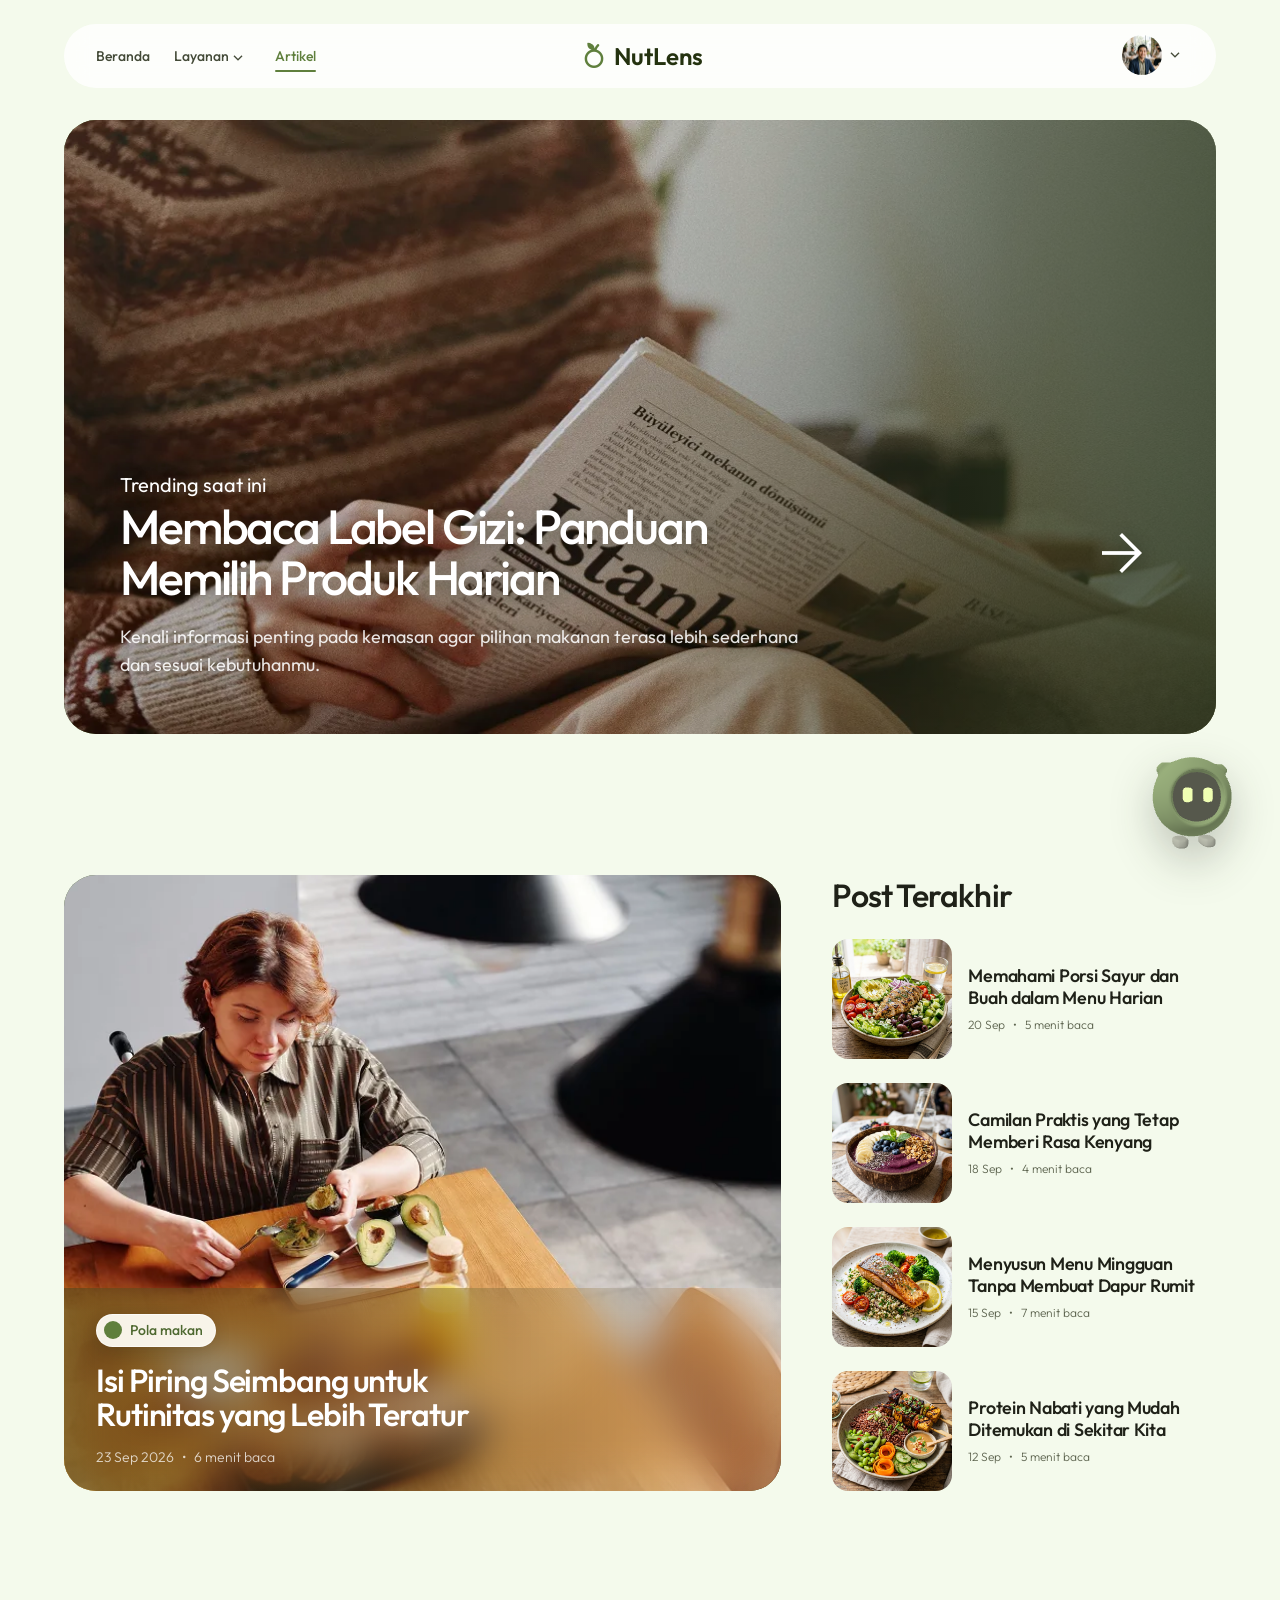
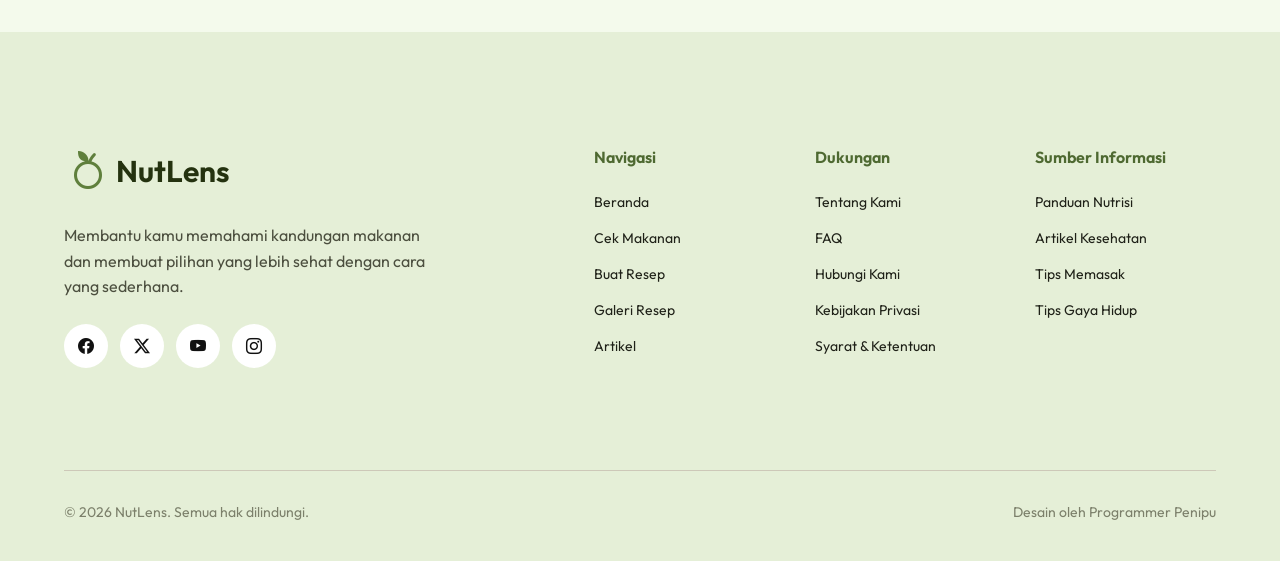
<file: assets/pages/artikel.html>
<!doctype html>
<html lang="id">
  <head>
    <meta charset="UTF-8" />
    <meta name="viewport" content="width=device-width, initial-scale=1" />
    <meta
      name="description"
      content="Baca artikel NutLens tentang nutrisi, kebiasaan makan, dan pilihan makanan untuk keseharian."
    />
    <title>Artikel Kesehatan | NutLens</title>
    <script src="../js/reveal-bootstrap.js"></script>
    <link rel="preconnect" href="https://fonts.googleapis.com" />
    <link rel="preconnect" href="https://fonts.gstatic.com" crossorigin />
    <link
      rel="stylesheet"
      href="https://fonts.googleapis.com/css2?family=Material+Symbols+Outlined:opsz,wght,FILL,GRAD@20..48,100..700,0..1,-50..200&amp;family=Outfit:wght@100..900&amp;display=swap"
    />
    <link
      rel="stylesheet"
      href="https://cdn.jsdelivr.net/npm/bootstrap-icons@1.13.1/font/bootstrap-icons.min.css"
    />
    <link rel="stylesheet" href="../css/global.css?v=2" />
    <link rel="stylesheet" href="../css/chat-widget.css" />
    <link rel="stylesheet" href="../css/artikel.css?v=4" />
    <script type="module" src="../js/navbar.mjs?v=2"></script>
    <script type="module" src="../js/chat-widget.mjs?v=6"></script>
    <script type="module" src="../js/profile-dropdown.mjs"></script>
    <script type="module" src="../js/mobile-navigation.mjs"></script>
    <script type="module" src="../js/scroll-reveal.mjs"></script>
  </head>
  <body>
    <a class="visually-hidden" href="#main-content">Lewati ke konten utama</a>

    <nav
      class="nutlens-navbar"
      aria-label="Navigasi utama"
      data-mobile-navigation
    >
      <div class="navbar-container">
        <ul class="navbar-menu">
          <li><a href="../../index.html">Beranda</a></li>
          <li>
            <div class="navbar-services" data-services-dropdown>
              <button
                class="navbar-services-toggle"
                type="button"
                aria-expanded="false"
                aria-controls="services-menu"
              >
                Layanan
                <span class="material-symbols-outlined" aria-hidden="true"
                  >expand_more</span
                >
              </button>
              <ul id="services-menu" class="navbar-submenu" hidden>
                <li>
                  <a href="cek-makanan.html"
                    ><span
                      class="navbar-submenu-icon navbar-submenu-icon-check material-symbols-outlined"
                      aria-hidden="true"
                      >nutrition</span
                    ><span class="navbar-submenu-copy"
                      ><span class="navbar-submenu-title">Analisis Gizi</span
                      ><span class="navbar-submenu-description"
                        >Analisis nutrisi dari makananmu</span
                      ></span
                    ></a
                  >
                </li>
                <li>
                  <a href="resep-galeri.html"
                    ><span
                      class="navbar-submenu-icon navbar-submenu-icon-gallery material-symbols-outlined"
                      aria-hidden="true"
                      >menu_book</span
                    ><span class="navbar-submenu-copy"
                      ><span class="navbar-submenu-title">Resep Sehat</span
                      ><span class="navbar-submenu-description"
                        >Temukan inspirasi resep sehat</span
                      ></span
                    ></a
                  >
                </li>
                <li>
                  <a href="buat-resep.html"
                    ><span
                      class="navbar-submenu-icon navbar-submenu-icon-recipe material-symbols-outlined"
                      aria-hidden="true"
                      >restaurant_menu</span
                    ><span class="navbar-submenu-copy"
                      ><span class="navbar-submenu-title"
                        >Perencanaan Nutrisi</span
                      ><span class="navbar-submenu-description"
                        >Buat resep dari bahan yang tersedia</span
                      ></span
                    ></a
                  >
                </li>
                <li>
                  <a href="challenge-sehat.html"
                    ><span
                      class="navbar-submenu-icon navbar-submenu-icon-challenge material-symbols-outlined"
                      aria-hidden="true"
                      >emoji_events</span
                    ><span class="navbar-submenu-copy"
                      ><span class="navbar-submenu-title">Challenge Sehat</span
                      ><span class="navbar-submenu-description"
                        >Ikuti tantangan hidup lebih sehat</span
                      ></span
                    ></a
                  >
                </li>
              </ul>
            </div>
          </li>
          <li>
            <a class="is-active" href="artikel.html" aria-current="page"
              >Artikel</a
            >
          </li>
        </ul>

        <div class="navbar-logo">
          <span class="material-symbols-outlined" aria-hidden="true"
            >nutrition</span
          >
          <a href="../../index.html" aria-label="NutLens, kembali ke beranda"
            >NutLens</a
          >
        </div>

        <div class="navbar-profile" data-profile-dropdown>
          <button
            class="navbar-profile-trigger"
            type="button"
            aria-expanded="false"
            aria-controls="profile-menu"
            aria-label="Buka menu profil Denny Pramana"
          >
            <img
              class="navbar-profile-avatar navbar-profile-avatar-trigger"
              src="../images/testimonial/Bang Raka.webp"
              alt=""
              width="40"
              height="40"
            />
            <span
              class="navbar-profile-chevron material-symbols-outlined"
              aria-hidden="true"
              >expand_more</span
            >
          </button>
          <div id="profile-menu" class="navbar-profile-panel" hidden inert>
            <div class="navbar-profile-identity">
              <img
                class="navbar-profile-avatar navbar-profile-avatar-panel"
                src="../images/testimonial/Bang Raka.webp"
                alt=""
                width="48"
                height="48"
              />
              <div class="navbar-profile-copy">
                <p class="navbar-profile-name">Denny Pramana</p>
                <p class="navbar-profile-email">denprama@email.com</p>
              </div>
            </div>
            <hr class="navbar-profile-divider" />
            <a class="navbar-profile-action" data-profile-link
              ><span class="material-symbols-outlined" aria-hidden="true"
                >person</span
              ><span>Profile</span></a
            >
            <button
              class="navbar-profile-action"
              type="button"
              data-profile-logout
            >
              <span class="material-symbols-outlined" aria-hidden="true"
                >logout</span
              ><span>Logout</span>
            </button>
          </div>
        </div>

        <button
          class="mobile-nav-open"
          type="button"
          aria-label="Buka menu navigasi"
          aria-expanded="false"
          aria-controls="mobile-navigation"
        >
          <span class="material-symbols-outlined" aria-hidden="true">menu</span>
        </button>
      </div>

      <div class="mobile-nav" id="mobile-navigation" aria-hidden="true">
        <button
          class="mobile-nav-overlay"
          type="button"
          aria-label="Tutup menu navigasi"
          tabindex="-1"
        ></button>
        <aside
          class="mobile-nav-drawer"
          role="dialog"
          aria-modal="true"
          aria-labelledby="mobile-nav-title"
          inert
        >
          <header class="mobile-nav-header">
            <span class="mobile-nav-brand" aria-hidden="true"
              ><span class="material-symbols-outlined">nutrition</span
              ><span>NutLens</span></span
            >
            <h2 id="mobile-nav-title" class="visually-hidden">Menu NutLens</h2>
            <button
              class="mobile-nav-close"
              type="button"
              aria-label="Tutup menu navigasi"
            >
              <span class="material-symbols-outlined" aria-hidden="true"
                >close</span
              >
            </button>
          </header>
          <div class="mobile-nav-body">
            <section
              class="mobile-nav-section"
              aria-labelledby="mobile-account-title"
            >
              <h3 id="mobile-account-title" class="mobile-nav-section-title">
                Akun
              </h3>
              <a class="mobile-nav-account"
                ><img
                  class="mobile-nav-avatar"
                  src="../images/testimonial/Bang Raka.webp"
                  alt=""
                  width="48"
                  height="48"
                /><span class="mobile-nav-account-text"
                  ><strong>Denny Pramana</strong
                  ><span>Lihat profil saya</span></span
                ><span class="material-symbols-outlined" aria-hidden="true"
                  >chevron_right</span
                ></a
              >
            </section>
            <section
              class="mobile-nav-section"
              aria-labelledby="mobile-navigation-title"
            >
              <h3 id="mobile-navigation-title" class="mobile-nav-section-title">
                Navigasi
              </h3>
              <nav aria-label="Navigasi mobile">
                <ul class="mobile-nav-list">
                  <li>
                    <a class="mobile-nav-item" href="../../index.html"
                      ><span
                        class="material-symbols-outlined"
                        aria-hidden="true"
                        >home</span
                      ><span>Beranda</span></a
                    >
                  </li>
                  <li>
                    <button
                      class="mobile-nav-submenu-trigger"
                      type="button"
                      aria-expanded="false"
                      aria-controls="mobile-services-menu"
                    >
                      <span class="mobile-nav-item-main"
                        ><span
                          class="material-symbols-outlined"
                          aria-hidden="true"
                          >grid_view</span
                        ><span>Layanan</span></span
                      ><span
                        class="material-symbols-outlined mobile-nav-submenu-icon"
                        aria-hidden="true"
                        >expand_more</span
                      >
                    </button>
                    <div
                      class="mobile-nav-submenu-shell"
                      id="mobile-services-menu"
                      aria-hidden="true"
                      inert
                    >
                      <ul class="mobile-nav-submenu">
                        <li><a href="cek-makanan.html">Analisis Gizi</a></li>
                        <li><a href="resep-galeri.html">Resep Sehat</a></li>
                        <li>
                          <a href="buat-resep.html">Perencanaan Nutrisi</a>
                        </li>
                        <li>
                          <a href="challenge-sehat.html">Challenge Sehat</a>
                        </li>
                      </ul>
                    </div>
                  </li>
                  <li>
                    <a
                      class="mobile-nav-item is-active"
                      href="artikel.html"
                      aria-current="page"
                      ><span
                        class="material-symbols-outlined"
                        aria-hidden="true"
                        >article</span
                      ><span>Artikel</span></a
                    >
                  </li>
                </ul>
              </nav>
            </section>
          </div>
          <div class="mobile-nav-footer">
            <button class="mobile-nav-logout" type="button">
              <span class="material-symbols-outlined" aria-hidden="true"
                >logout</span
              ><span>Logout</span>
            </button>
          </div>
        </aside>
      </div>
    </nav>

    <main id="main-content">
      <section class="article-hero" aria-labelledby="featured-title">
        <img
          class="article-hero-image"
          src="../images/articles/article-hero.webp?v=2"
          alt="Seseorang membaca koran sambil duduk di sofa"
          width="1280"
          height="616"
          fetchpriority="high"
        />
        <div class="article-hero-scrim" aria-hidden="true"></div>
        <div class="article-hero-content">
          <p class="article-hero-eyebrow">Trending saat ini</p>
          <h1 id="featured-title">
            Membaca Label Gizi: Panduan Memilih Produk Harian
          </h1>
          <p class="article-hero-summary">
            Kenali informasi penting pada kemasan agar pilihan makanan terasa
            lebih sederhana dan sesuai kebutuhanmu.
          </p>
        </div>
        <a
          class="article-hero-action"
          href="#artikel-terbaru"
          aria-label="Lihat artikel terbaru"
          ><span class="material-symbols-outlined" aria-hidden="true"
            >arrow_forward</span
          ></a
        >
      </section>

      <section
        class="article-feed"
        id="artikel-terbaru"
        aria-labelledby="latest-title"
      >
        <article class="lead-story" data-reveal="fade-up">
          <img
            class="lead-story-image"
            src="../images/articles/article-lead-story.webp?v=1"
            alt="Seorang perempuan menyiapkan alpukat di meja makan"
            width="792"
            height="600"
            loading="lazy"
          />
          <div class="lead-story-scrim" aria-hidden="true"></div>
          <div class="lead-story-content">
            <p class="story-category">Pola makan</p>
            <h2>Isi Piring Seimbang untuk Rutinitas yang Lebih Teratur</h2>
            <p class="story-meta">
              <time datetime="2026-09-23">23 Sep 2026</time
              ><span aria-hidden="true">•</span><span>6 menit baca</span>
            </p>
          </div>
        </article>

        <div
          class="latest-stories"
          data-reveal="fade-up"
          data-reveal-delay="120"
        >
          <h2 id="latest-title">Post Terakhir</h2>
          <div class="latest-stories-list">
            <article class="story-row">
              <img
                src="../images/recipes/mediterranean-salad.jpg"
                alt="Salad berisi sayuran segar"
                width="1200"
                height="896"
                loading="lazy"
              />
              <div>
                <h3>Memahami Porsi Sayur dan Buah dalam Menu Harian</h3>
                <p class="story-meta">
                  <time datetime="2026-09-20">20 Sep</time
                  ><span aria-hidden="true">•</span><span>5 menit baca</span>
                </p>
              </div>
            </article>
            <article class="story-row">
              <img
                src="../images/recipes/berry-smoothie.jpg"
                alt="Smoothie buah beri dengan bahan segar"
                width="1200"
                height="896"
                loading="lazy"
              />
              <div>
                <h3>Camilan Praktis yang Tetap Memberi Rasa Kenyang</h3>
                <p class="story-meta">
                  <time datetime="2026-09-18">18 Sep</time
                  ><span aria-hidden="true">•</span><span>4 menit baca</span>
                </p>
              </div>
            </article>
            <article class="story-row">
              <img
                src="../images/recipes/salmon-quinoa.jpg"
                alt="Hidangan salmon dan quinoa"
                width="1200"
                height="896"
                loading="lazy"
              />
              <div>
                <h3>Menyusun Menu Mingguan Tanpa Membuat Dapur Rumit</h3>
                <p class="story-meta">
                  <time datetime="2026-09-15">15 Sep</time
                  ><span aria-hidden="true">•</span><span>7 menit baca</span>
                </p>
              </div>
            </article>
            <article class="story-row">
              <img
                src="../images/recipes/tempe-bakar.jpg"
                alt="Tempe bakar dengan sayuran"
                width="1200"
                height="896"
                loading="lazy"
              />
              <div>
                <h3>Protein Nabati yang Mudah Ditemukan di Sekitar Kita</h3>
                <p class="story-meta">
                  <time datetime="2026-09-12">12 Sep</time
                  ><span aria-hidden="true">•</span><span>5 menit baca</span>
                </p>
              </div>
            </article>
          </div>
        </div>
      </section>
    </main>

    <footer class="site-footer">
      <div class="site-footer-container">
        <div class="site-footer-main">
          <div class="site-footer-brand" data-reveal="fade-up">
            <a
              class="site-footer-brand-link"
              href="../../index.html"
              aria-label="NutLens, kembali ke beranda"
              ><span class="material-symbols-outlined" aria-hidden="true"
                >nutrition</span
              ><span>NutLens</span></a
            >
            <p class="site-footer-description">
              Membantu kamu memahami kandungan makanan dan membuat pilihan yang
              lebih sehat dengan cara yang sederhana.
            </p>
            <div class="site-footer-socials" aria-label="Media sosial NutLens">
              <a
                class="site-footer-social-link"
                aria-label="Facebook NutLens belum tersedia"
                aria-disabled="true"
                tabindex="-1"
                ><i class="bi bi-facebook" aria-hidden="true"></i
              ></a>
              <a
                class="site-footer-social-link"
                aria-label="X NutLens belum tersedia"
                aria-disabled="true"
                tabindex="-1"
                ><i class="bi bi-twitter-x" aria-hidden="true"></i
              ></a>
              <a
                class="site-footer-social-link"
                aria-label="YouTube NutLens belum tersedia"
                aria-disabled="true"
                tabindex="-1"
                ><i class="bi bi-youtube" aria-hidden="true"></i
              ></a>
              <a
                class="site-footer-social-link"
                aria-label="Instagram NutLens belum tersedia"
                aria-disabled="true"
                tabindex="-1"
                ><i class="bi bi-instagram" aria-hidden="true"></i
              ></a>
            </div>
          </div>
          <div
            class="site-footer-navigation"
            data-reveal="fade-up"
            data-reveal-delay="120"
          >
            <nav aria-labelledby="footer-navigation-title">
              <h2 id="footer-navigation-title" class="site-footer-nav-title">
                Navigasi
              </h2>
              <ul class="site-footer-nav-list">
                <li>
                  <a class="site-footer-link" href="../../index.html"
                    >Beranda</a
                  >
                </li>
                <li>
                  <a class="site-footer-link" href="cek-makanan.html"
                    >Cek Makanan</a
                  >
                </li>
                <li>
                  <a class="site-footer-link" href="buat-resep.html"
                    >Buat Resep</a
                  >
                </li>
                <li>
                  <a class="site-footer-link" href="resep-galeri.html"
                    >Galeri Resep</a
                  >
                </li>
                <li>
                  <a
                    class="site-footer-link"
                    href="artikel.html"
                    aria-current="page"
                    >Artikel</a
                  >
                </li>
              </ul>
            </nav>
            <nav aria-labelledby="footer-support-title">
              <h2 id="footer-support-title" class="site-footer-nav-title">
                Dukungan
              </h2>
              <ul class="site-footer-nav-list">
                <li>
                  <a
                    class="site-footer-link"
                    href="../../index.html#about-title"
                    >Tentang Kami</a
                  >
                </li>
                <li>
                  <a class="site-footer-link" href="../../index.html#faq-title"
                    >FAQ</a
                  >
                </li>
                <li>
                  <a class="site-footer-link" aria-disabled="true" tabindex="-1"
                    >Hubungi Kami</a
                  >
                </li>
                <li>
                  <a class="site-footer-link" aria-disabled="true" tabindex="-1"
                    >Kebijakan Privasi</a
                  >
                </li>
                <li>
                  <a class="site-footer-link" aria-disabled="true" tabindex="-1"
                    >Syarat &amp; Ketentuan</a
                  >
                </li>
              </ul>
            </nav>
            <nav aria-labelledby="footer-resources-title">
              <h2 id="footer-resources-title" class="site-footer-nav-title">
                Sumber Informasi
              </h2>
              <ul class="site-footer-nav-list">
                <li>
                  <a class="site-footer-link" href="artikel.html"
                    >Panduan Nutrisi</a
                  >
                </li>
                <li>
                  <a class="site-footer-link" href="artikel.html"
                    >Artikel Kesehatan</a
                  >
                </li>
                <li>
                  <a class="site-footer-link" href="resep-galeri.html"
                    >Tips Memasak</a
                  >
                </li>
                <li>
                  <a class="site-footer-link" href="artikel.html"
                    >Tips Gaya Hidup</a
                  >
                </li>
              </ul>
            </nav>
          </div>
        </div>
        <div class="site-footer-divider" aria-hidden="true"></div>
        <div class="site-footer-bottom">
          <p>© 2026 NutLens. Semua hak dilindungi.</p>
          <p>Desain oleh Programmer Penipu</p>
        </div>
      </div>
    </footer>
  </body>
</html>
</file>
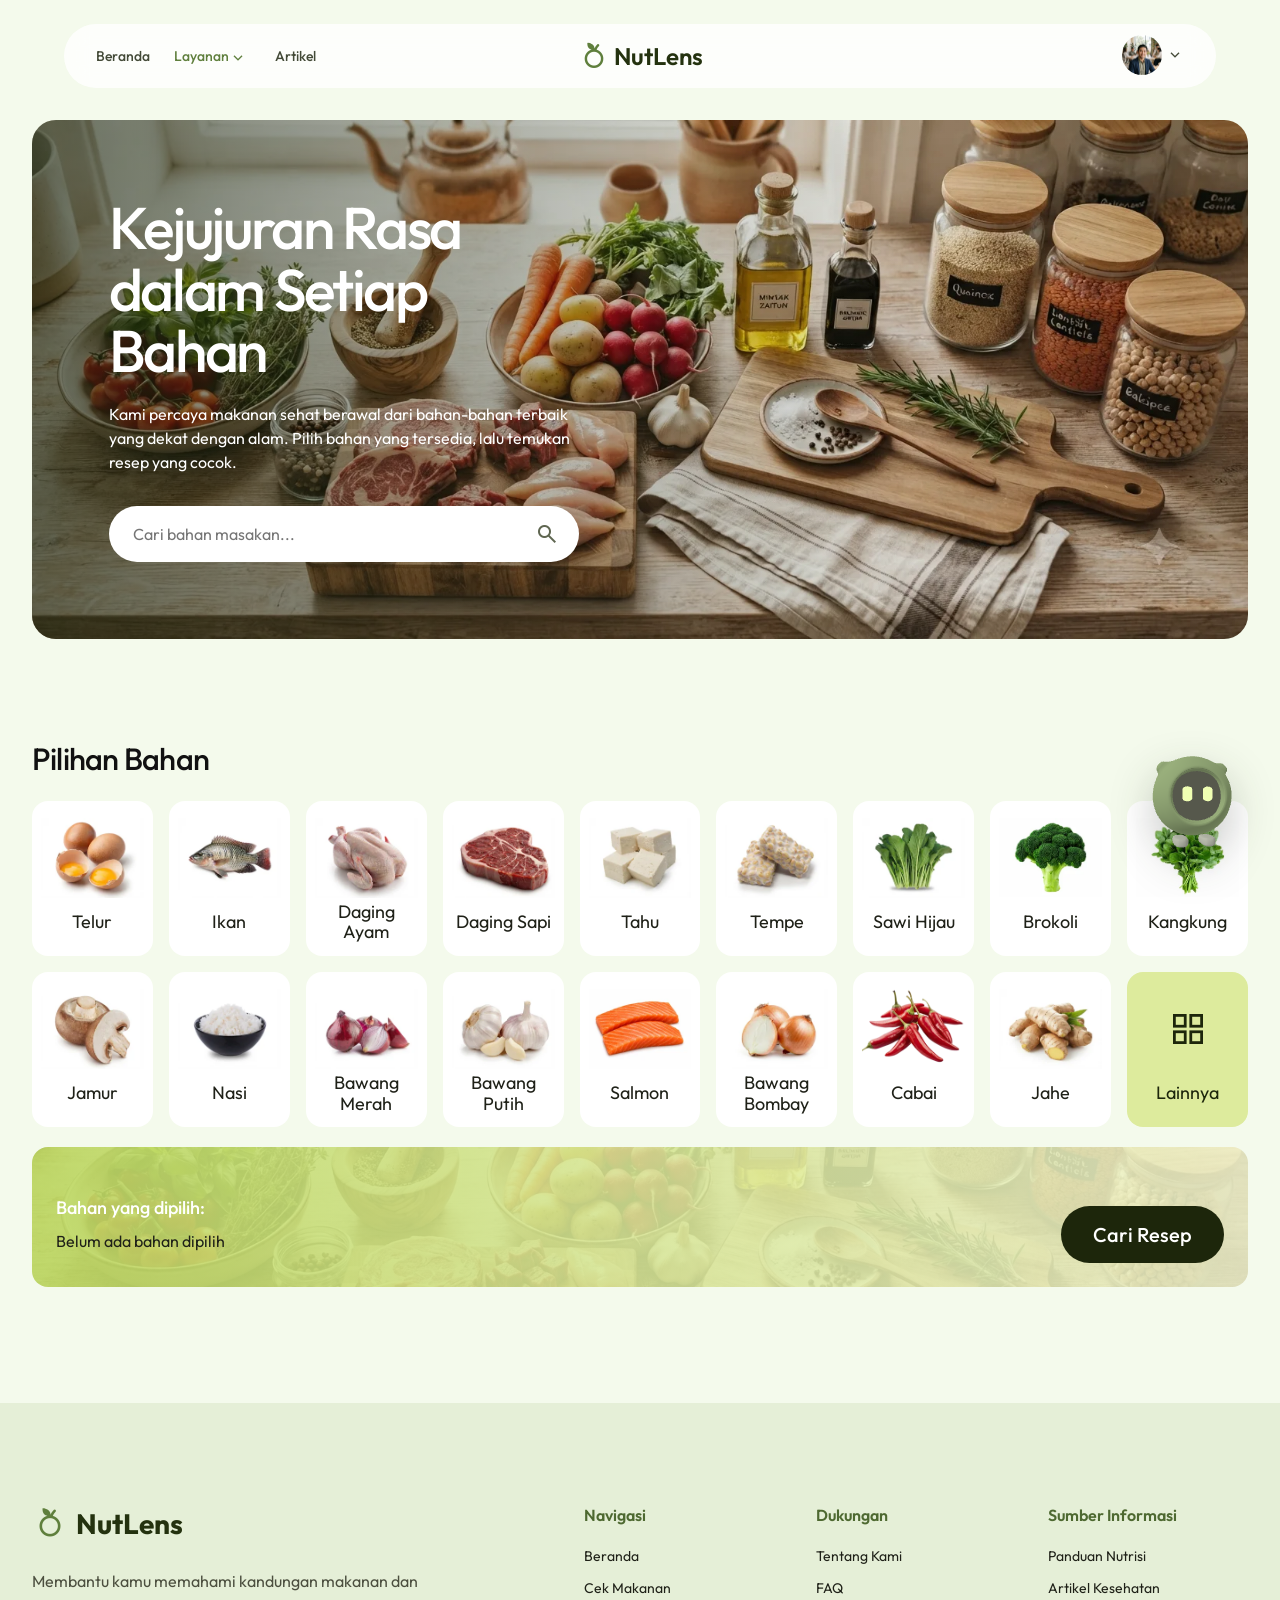
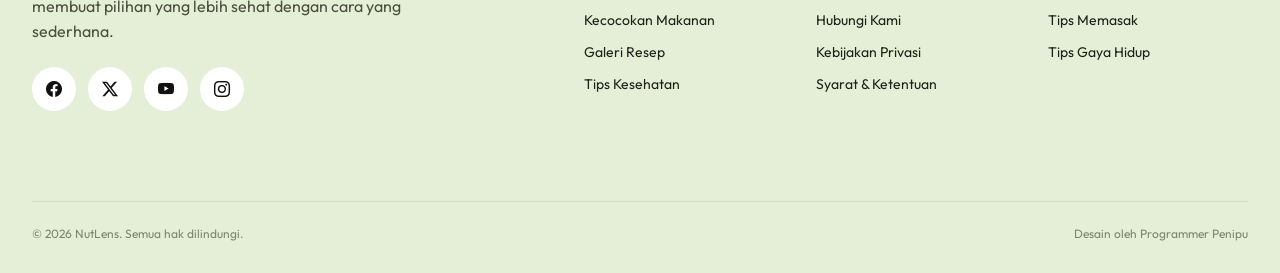
<file: assets/pages/buat-resep.html>
<!doctype html>
<html lang="id">
  <head>
    <meta charset="UTF-8" />
    <meta name="viewport" content="width=device-width, initial-scale=1" />
    <meta
      name="description"
      content="Pilih bahan yang tersedia dan temukan rekomendasi resep sehat yang cocok bersama NutLens."
    />
    <title>Ingredient Match | NutLens</title>
    <link rel="preconnect" href="https://fonts.googleapis.com" />
    <link rel="preconnect" href="https://fonts.gstatic.com" crossorigin />
    <link
      rel="stylesheet"
      href="https://fonts.googleapis.com/css2?family=Material+Symbols+Outlined:opsz,wght,FILL,GRAD@20..48,100..700,0..1,-50..200&amp;family=Outfit:wght@100..900&amp;display=swap"
    />
    <link
      rel="stylesheet"
      href="https://cdn.jsdelivr.net/npm/bootstrap-icons@1.13.1/font/bootstrap-icons.min.css"
    />
    <link rel="stylesheet" href="../css/global.css?v=2" />
    <link rel="stylesheet" href="../css/chat-widget.css" />
    <link rel="stylesheet" href="../css/feature-pages.css" />
    <link rel="stylesheet" href="../css/ingredient-match.css" />
    <link rel="stylesheet" href="../css/recipe-card-cta.css" />
    <script type="module" src="../js/navbar.mjs?v=2"></script>
    <script type="module" src="../js/profile-dropdown.mjs"></script>
    <script type="module" src="../js/mobile-navigation.mjs"></script>
    <script type="module" src="../js/chat-widget.mjs?v=6"></script>
    <script type="module" src="../js/ingredient-match.mjs?v=2"></script>
  </head>
  <body class="feature-page">
    <a class="visually-hidden" href="#main-content">Lewati ke konten utama</a>

    <nav
      class="nutlens-navbar"
      aria-label="Navigasi utama"
      data-mobile-navigation
    >
      <div class="navbar-container">
        <ul class="navbar-menu">
          <li><a href="../../index.html">Beranda</a></li>
          <li>
            <div class="navbar-services" data-services-dropdown>
              <button
                class="navbar-services-toggle is-active"
                type="button"
                aria-expanded="false"
                aria-controls="services-menu"
              >
                Layanan
                <span class="material-symbols-outlined" aria-hidden="true"
                  >expand_more</span
                >
              </button>
              <ul id="services-menu" class="navbar-submenu" hidden>
                <li>
                  <a href="cek-makanan.html"
                    ><span
                      class="navbar-submenu-icon navbar-submenu-icon-check material-symbols-outlined"
                      aria-hidden="true"
                      >nutrition</span
                    ><span class="navbar-submenu-copy"
                      ><span class="navbar-submenu-title">Analisis Gizi</span
                      ><span class="navbar-submenu-description"
                        >Analisis nutrisi dari makananmu</span
                      ></span
                    ></a
                  >
                </li>
                <li>
                  <a href="resep-galeri.html"
                    ><span
                      class="navbar-submenu-icon navbar-submenu-icon-gallery material-symbols-outlined"
                      aria-hidden="true"
                      >menu_book</span
                    ><span class="navbar-submenu-copy"
                      ><span class="navbar-submenu-title">Resep Sehat</span
                      ><span class="navbar-submenu-description"
                        >Temukan inspirasi resep sehat</span
                      ></span
                    ></a
                  >
                </li>
                <li>
                  <a href="buat-resep.html" aria-current="page"
                    ><span
                      class="navbar-submenu-icon navbar-submenu-icon-recipe material-symbols-outlined"
                      aria-hidden="true"
                      >restaurant_menu</span
                    ><span class="navbar-submenu-copy"
                      ><span class="navbar-submenu-title"
                        >Perencanaan Nutrisi</span
                      ><span class="navbar-submenu-description"
                        >Buat resep dari bahan yang tersedia</span
                      ></span
                    ></a
                  >
                </li>
                <li>
                  <a href="challenge-sehat.html"
                    ><span
                      class="navbar-submenu-icon navbar-submenu-icon-challenge material-symbols-outlined"
                      aria-hidden="true"
                      >emoji_events</span
                    ><span class="navbar-submenu-copy"
                      ><span class="navbar-submenu-title">Challenge Sehat</span
                      ><span class="navbar-submenu-description"
                        >Ikuti tantangan hidup lebih sehat</span
                      ></span
                    ></a
                  >
                </li>
              </ul>
            </div>
          </li>
          <li><a href="artikel.html">Artikel</a></li>
        </ul>

        <div class="navbar-logo">
          <span class="material-symbols-outlined" aria-hidden="true"
            >nutrition</span
          >
          <a href="../../index.html" aria-label="NutLens, kembali ke beranda"
            >NutLens</a
          >
        </div>

        <div class="navbar-profile" data-profile-dropdown>
          <button
            class="navbar-profile-trigger"
            type="button"
            aria-expanded="false"
            aria-controls="profile-menu"
            aria-label="Buka menu profil Denny Pramana"
          >
            <img
              class="navbar-profile-avatar navbar-profile-avatar-trigger"
              src="../images/testimonial/Bang Raka.webp"
              alt=""
              width="40"
              height="40"
            />
            <span
              class="navbar-profile-chevron material-symbols-outlined"
              aria-hidden="true"
              >expand_more</span
            >
          </button>
          <div id="profile-menu" class="navbar-profile-panel" hidden inert>
            <div class="navbar-profile-identity">
              <img
                class="navbar-profile-avatar navbar-profile-avatar-panel"
                src="../images/testimonial/Bang Raka.webp"
                alt=""
                width="48"
                height="48"
              />
              <div class="navbar-profile-copy">
                <p class="navbar-profile-name">Denny Pramana</p>
                <p class="navbar-profile-email">denprama@email.com</p>
              </div>
            </div>
            <hr class="navbar-profile-divider" />
            <a class="navbar-profile-action" data-profile-link
              ><span class="material-symbols-outlined" aria-hidden="true"
                >person</span
              ><span>Profile</span></a
            >
            <button
              class="navbar-profile-action"
              type="button"
              data-profile-logout
            >
              <span class="material-symbols-outlined" aria-hidden="true"
                >logout</span
              ><span>Logout</span>
            </button>
          </div>
        </div>

        <button
          class="mobile-nav-open"
          type="button"
          aria-label="Buka menu navigasi"
          aria-expanded="false"
          aria-controls="mobile-navigation"
        >
          <span class="material-symbols-outlined" aria-hidden="true">menu</span>
        </button>
      </div>

      <div class="mobile-nav" id="mobile-navigation" aria-hidden="true">
        <button
          class="mobile-nav-overlay"
          type="button"
          aria-label="Tutup menu navigasi"
          tabindex="-1"
        ></button>
        <aside
          class="mobile-nav-drawer"
          role="dialog"
          aria-modal="true"
          aria-labelledby="mobile-nav-title"
          inert
        >
          <header class="mobile-nav-header">
            <span class="mobile-nav-brand" aria-hidden="true"
              ><span class="material-symbols-outlined">nutrition</span
              ><span>NutLens</span></span
            >
            <h2 id="mobile-nav-title" class="visually-hidden">Menu NutLens</h2>
            <button
              class="mobile-nav-close"
              type="button"
              aria-label="Tutup menu navigasi"
            >
              <span class="material-symbols-outlined" aria-hidden="true"
                >close</span
              >
            </button>
          </header>
          <div class="mobile-nav-body">
            <section
              class="mobile-nav-section"
              aria-labelledby="mobile-account-title"
            >
              <h3 id="mobile-account-title" class="mobile-nav-section-title">
                Akun
              </h3>
              <a class="mobile-nav-account"
                ><img
                  class="mobile-nav-avatar"
                  src="../images/testimonial/Bang Raka.webp"
                  alt=""
                  width="48"
                  height="48"
                /><span class="mobile-nav-account-text"
                  ><strong>Denny Pramana</strong
                  ><span>Lihat profil saya</span></span
                ><span class="material-symbols-outlined" aria-hidden="true"
                  >chevron_right</span
                ></a
              >
            </section>
            <section
              class="mobile-nav-section"
              aria-labelledby="mobile-navigation-title"
            >
              <h3 id="mobile-navigation-title" class="mobile-nav-section-title">
                Navigasi
              </h3>
              <nav aria-label="Navigasi mobile">
                <ul class="mobile-nav-list">
                  <li>
                    <a class="mobile-nav-item" href="../../index.html"
                      ><span
                        class="material-symbols-outlined"
                        aria-hidden="true"
                        >home</span
                      ><span>Beranda</span></a
                    >
                  </li>
                  <li>
                    <button
                      class="mobile-nav-submenu-trigger"
                      type="button"
                      aria-expanded="false"
                      aria-controls="mobile-services-menu"
                    >
                      <span class="mobile-nav-item-main is-active"
                        ><span
                          class="material-symbols-outlined"
                          aria-hidden="true"
                          >grid_view</span
                        ><span>Layanan</span></span
                      ><span
                        class="material-symbols-outlined mobile-nav-submenu-icon"
                        aria-hidden="true"
                        >expand_more</span
                      >
                    </button>
                    <div
                      class="mobile-nav-submenu-shell"
                      id="mobile-services-menu"
                      aria-hidden="true"
                      inert
                    >
                      <ul class="mobile-nav-submenu">
                        <li><a href="cek-makanan.html">Analisis Gizi</a></li>
                        <li><a href="resep-galeri.html">Resep Sehat</a></li>
                        <li>
                          <a href="buat-resep.html" aria-current="page"
                            >Perencanaan Nutrisi</a
                          >
                        </li>
                        <li>
                          <a href="challenge-sehat.html">Challenge Sehat</a>
                        </li>
                      </ul>
                    </div>
                  </li>
                  <li>
                    <a class="mobile-nav-item" href="artikel.html"
                      ><span
                        class="material-symbols-outlined"
                        aria-hidden="true"
                        >article</span
                      ><span>Artikel</span></a
                    >
                  </li>
                </ul>
              </nav>
            </section>
          </div>
          <div class="mobile-nav-footer">
            <button class="mobile-nav-logout" type="button">
              <span class="material-symbols-outlined" aria-hidden="true"
                >logout</span
              ><span>Logout</span>
            </button>
          </div>
        </aside>
      </div>
    </nav>

    <main id="main-content" class="feature-main">
      <section class="ingredient-hero" aria-labelledby="ingredient-hero-title">
        <img
          class="ingredient-hero-image"
          src="../images/ingredient-match/hero.webp"
          alt="Aneka bahan segar, rempah, dan protein tersusun di meja dapur"
          width="1584"
          height="672"
          fetchpriority="high"
        />
        <div class="ingredient-hero-content">
          <h1 id="ingredient-hero-title" class="ingredient-hero-title">
            Kejujuran Rasa dalam Setiap Bahan
          </h1>
          <p class="ingredient-hero-copy">
            Kami percaya makanan sehat berawal dari bahan-bahan terbaik yang
            dekat dengan alam. Pilih bahan yang tersedia, lalu temukan resep
            yang cocok.
          </p>
          <div class="ingredient-search">
            <label class="visually-hidden" for="ingredient-search-input"
              >Cari bahan masakan</label
            >
            <input
              id="ingredient-search-input"
              class="ingredient-search-input"
              type="search"
              placeholder="Cari bahan masakan..."
              autocomplete="off"
              data-ingredient-search
            />
            <button
              class="ingredient-search-clear"
              type="button"
              aria-label="Hapus pencarian bahan"
              data-clear-ingredient-search
              hidden
            >
              <span class="material-symbols-outlined" aria-hidden="true"
                >close</span
              >
            </button>
            <span
              class="ingredient-search-icon material-symbols-outlined"
              aria-hidden="true"
              >search</span
            >
          </div>
        </div>
      </section>

      <section
        class="ingredient-picker"
        aria-labelledby="ingredient-picker-title"
      >
        <h2 id="ingredient-picker-title" class="feature-section-title">
          Pilihan Bahan
        </h2>
        <div class="ingredient-grid" data-ingredient-grid>
          <button
            class="ingredient-card"
            type="button"
            data-ingredient="telur"
            aria-pressed="false"
          >
            <img
              src="../images/ingredient-match/egg.webp"
              alt=""
              width="240"
              height="180"
            /><span>Telur</span>
          </button>
          <button
            class="ingredient-card"
            type="button"
            data-ingredient="ikan"
            aria-pressed="false"
          >
            <img
              src="../images/ingredient-match/fish.webp"
              alt=""
              width="240"
              height="180"
            /><span>Ikan</span>
          </button>
          <button
            class="ingredient-card"
            type="button"
            data-ingredient="daging ayam"
            aria-pressed="false"
          >
            <img
              src="../images/ingredient-match/chicken.webp"
              alt=""
              width="240"
              height="180"
            /><span>Daging Ayam</span>
          </button>
          <button
            class="ingredient-card"
            type="button"
            data-ingredient="daging sapi"
            aria-pressed="false"
          >
            <img
              src="../images/ingredient-match/beef.webp"
              alt=""
              width="240"
              height="180"
            /><span>Daging Sapi</span>
          </button>
          <button
            class="ingredient-card"
            type="button"
            data-ingredient="tahu"
            aria-pressed="false"
          >
            <img
              src="../images/ingredient-match/tofu.webp"
              alt=""
              width="240"
              height="180"
            /><span>Tahu</span>
          </button>
          <button
            class="ingredient-card"
            type="button"
            data-ingredient="tempe"
            aria-pressed="false"
          >
            <img
              src="../images/ingredient-match/tempeh.webp"
              alt=""
              width="240"
              height="180"
            /><span>Tempe</span>
          </button>
          <button
            class="ingredient-card"
            type="button"
            data-ingredient="sawi hijau"
            aria-pressed="false"
          >
            <img
              src="../images/ingredient-match/mustard-greens.webp"
              alt=""
              width="240"
              height="180"
            /><span>Sawi Hijau</span>
          </button>
          <button
            class="ingredient-card"
            type="button"
            data-ingredient="brokoli"
            aria-pressed="false"
          >
            <img
              src="../images/ingredient-match/broccoli.webp"
              alt=""
              width="240"
              height="180"
            /><span>Brokoli</span>
          </button>
          <button
            class="ingredient-card"
            type="button"
            data-ingredient="kangkung"
            aria-pressed="false"
          >
            <img
              src="../images/ingredient-match/kale.webp"
              alt=""
              width="240"
              height="180"
            /><span>Kangkung</span>
          </button>
          <button
            class="ingredient-card"
            type="button"
            data-ingredient="jamur"
            aria-pressed="false"
          >
            <img
              src="../images/ingredient-match/mushroom.webp"
              alt=""
              width="240"
              height="180"
            /><span>Jamur</span>
          </button>
          <button
            class="ingredient-card"
            type="button"
            data-ingredient="nasi"
            aria-pressed="false"
          >
            <img
              src="../images/ingredient-match/rice.webp"
              alt=""
              width="240"
              height="180"
            /><span>Nasi</span>
          </button>
          <button
            class="ingredient-card"
            type="button"
            data-ingredient="bawang merah"
            aria-pressed="false"
          >
            <img
              src="../images/ingredient-match/red-onion.webp"
              alt=""
              width="240"
              height="180"
            /><span>Bawang Merah</span>
          </button>
          <button
            class="ingredient-card"
            type="button"
            data-ingredient="bawang putih"
            aria-pressed="false"
          >
            <img
              src="../images/ingredient-match/garlic.webp"
              alt=""
              width="240"
              height="180"
            /><span>Bawang Putih</span>
          </button>
          <button
            class="ingredient-card"
            type="button"
            data-ingredient="salmon"
            aria-pressed="false"
          >
            <img
              src="../images/ingredient-match/salmon.webp"
              alt=""
              width="240"
              height="180"
            /><span>Salmon</span>
          </button>
          <button
            class="ingredient-card"
            type="button"
            data-ingredient="bawang bombay"
            aria-pressed="false"
          >
            <img
              src="../images/ingredient-match/onion.webp"
              alt=""
              width="240"
              height="180"
            /><span>Bawang Bombay</span>
          </button>
          <button
            class="ingredient-card"
            type="button"
            data-ingredient="cabai"
            aria-pressed="false"
          >
            <img
              src="../images/ingredient-match/chilli.webp"
              alt=""
              width="240"
              height="180"
            /><span>Cabai</span>
          </button>
          <button
            class="ingredient-card"
            type="button"
            data-ingredient="jahe"
            aria-pressed="false"
          >
            <img
              src="../images/ingredient-match/ginger.webp"
              alt=""
              width="240"
              height="180"
            /><span>Jahe</span>
          </button>
          <button
            class="ingredient-card ingredient-card-more"
            type="button"
            data-more-ingredients
          >
            <span class="material-symbols-outlined" aria-hidden="true"
              >grid_view</span
            ><span>Lainnya</span>
          </button>
        </div>

        <div class="ingredient-selection">
          <div>
            <h3 class="ingredient-selection-title">Bahan yang dipilih:</h3>
            <div
              class="ingredient-selection-chips"
              data-selected-ingredients
              aria-live="polite"
            ></div>
          </div>
          <button
            class="ingredient-search-button"
            type="button"
            data-find-recipes
          >
            Cari Resep
          </button>
        </div>
      </section>

      <section
        class="recipe-recommendations"
        aria-labelledby="recipe-recommendations-title"
        hidden
      >
        <div class="recipe-recommendations-heading">
          <h2 id="recipe-recommendations-title" class="feature-section-title">
            Rekomendasi Resep
          </h2>
          <p
            class="recipe-recommendations-status"
            data-recipe-status
            aria-live="polite"
          >
            Pilih bahan untuk menyaring rekomendasi resep
          </p>
        </div>
        <div class="ingredient-recipe-grid" data-recipe-grid>
          <article
            class="ingredient-recipe-card"
            data-recipe-ingredients="daging ayam,bawang putih,garam,mentega"
          >
            <img
              class="ingredient-recipe-card-image"
              src="../images/ingredient-match/roast-chicken.webp"
              alt="Ayam panggang bawang putih"
              width="720"
              height="405"
              loading="lazy"
            />
            <div class="ingredient-recipe-card-content">
              <h3 class="ingredient-recipe-card-title">
                Ayam Panggang Bawang Putih
              </h3>
              <div class="ingredient-recipe-card-tags">
                <span>Daging Ayam</span><span>Bawang Putih</span
                ><span>Mentega</span>
              </div>
              <div class="ingredient-recipe-card-meta">
                <span
                  ><span class="material-symbols-outlined" aria-hidden="true"
                    >local_fire_department</span
                  >119 kkal</span
                ><span
                  ><span class="material-symbols-outlined" aria-hidden="true"
                    >timer</span
                  >25 Menit</span
                ><span
                  ><span class="material-symbols-outlined" aria-hidden="true"
                    >restaurant</span
                  >1 Porsi</span
                >
              </div>
              <a class="ingredient-recipe-card-link" href="resep.html"
                >Lihat resep</a
              >
            </div>
          </article>
          <article
            class="ingredient-recipe-card"
            data-recipe-ingredients="telur,tahu,cabai,garam,bawang putih"
          >
            <img
              class="ingredient-recipe-card-image"
              src="../images/ingredient-match/stir-fry.webp"
              alt="Tumis telur dan tahu"
              width="720"
              height="405"
              loading="lazy"
            />
            <div class="ingredient-recipe-card-content">
              <h3 class="ingredient-recipe-card-title">Tumis Telur Tahu</h3>
              <div class="ingredient-recipe-card-tags">
                <span>Telur</span><span>Tahu</span><span>Cabai</span>
              </div>
              <div class="ingredient-recipe-card-meta">
                <span
                  ><span class="material-symbols-outlined" aria-hidden="true"
                    >local_fire_department</span
                  >119 kkal</span
                ><span
                  ><span class="material-symbols-outlined" aria-hidden="true"
                    >timer</span
                  >25 Menit</span
                ><span
                  ><span class="material-symbols-outlined" aria-hidden="true"
                    >restaurant</span
                  >1 Porsi</span
                >
              </div>
              <a class="ingredient-recipe-card-link" href="resep.html"
                >Lihat resep</a
              >
            </div>
          </article>
          <article
            class="ingredient-recipe-card"
            data-recipe-ingredients="tahu,daging ayam,wortel,bawang putih"
          >
            <img
              class="ingredient-recipe-card-image"
              src="../images/ingredient-match/chicken-soup.webp"
              alt="Sup ayam tahu"
              width="720"
              height="405"
              loading="lazy"
            />
            <div class="ingredient-recipe-card-content">
              <h3 class="ingredient-recipe-card-title">Sup Ayam Tahu</h3>
              <div class="ingredient-recipe-card-tags">
                <span>Tahu</span><span>Daging Ayam</span><span>Wortel</span>
              </div>
              <div class="ingredient-recipe-card-meta">
                <span
                  ><span class="material-symbols-outlined" aria-hidden="true"
                    >local_fire_department</span
                  >119 kkal</span
                ><span
                  ><span class="material-symbols-outlined" aria-hidden="true"
                    >timer</span
                  >25 Menit</span
                ><span
                  ><span class="material-symbols-outlined" aria-hidden="true"
                    >restaurant</span
                  >1 Porsi</span
                >
              </div>
              <a class="ingredient-recipe-card-link" href="resep.html"
                >Lihat resep</a
              >
            </div>
          </article>
          <article
            class="ingredient-recipe-card"
            data-recipe-ingredients="telur,daging ayam,tomat,garam,mentega"
          >
            <img
              class="ingredient-recipe-card-image"
              src="../images/ingredient-match/omelette.webp"
              alt="Omelet panggang"
              width="720"
              height="405"
              loading="lazy"
            />
            <div class="ingredient-recipe-card-content">
              <h3 class="ingredient-recipe-card-title">Omelet Panggang</h3>
              <div class="ingredient-recipe-card-tags">
                <span>Telur</span><span>Daging Ayam</span><span>Tomat</span>
              </div>
              <div class="ingredient-recipe-card-meta">
                <span
                  ><span class="material-symbols-outlined" aria-hidden="true"
                    >local_fire_department</span
                  >119 kkal</span
                ><span
                  ><span class="material-symbols-outlined" aria-hidden="true"
                    >timer</span
                  >25 Menit</span
                ><span
                  ><span class="material-symbols-outlined" aria-hidden="true"
                    >restaurant</span
                  >1 Porsi</span
                >
              </div>
              <a class="ingredient-recipe-card-link" href="resep.html"
                >Lihat resep</a
              >
            </div>
          </article>
          <article
            class="ingredient-recipe-card"
            data-recipe-ingredients="daging ayam,alpukat,roti gandum,mayones"
          >
            <img
              class="ingredient-recipe-card-image"
              src="../images/ingredient-match/sandwich.webp"
              alt="Sandwich ayam panggang alpukat"
              width="720"
              height="405"
              loading="lazy"
            />
            <div class="ingredient-recipe-card-content">
              <h3 class="ingredient-recipe-card-title">
                Sandwich Ayam Panggang Alpukat
              </h3>
              <div class="ingredient-recipe-card-tags">
                <span>Daging Ayam</span><span>Alpukat</span
                ><span>Roti Gandum</span>
              </div>
              <div class="ingredient-recipe-card-meta">
                <span
                  ><span class="material-symbols-outlined" aria-hidden="true"
                    >local_fire_department</span
                  >119 kkal</span
                ><span
                  ><span class="material-symbols-outlined" aria-hidden="true"
                    >timer</span
                  >25 Menit</span
                ><span
                  ><span class="material-symbols-outlined" aria-hidden="true"
                    >restaurant</span
                  >1 Porsi</span
                >
              </div>
              <a class="ingredient-recipe-card-link" href="resep.html"
                >Lihat resep</a
              >
            </div>
          </article>
          <article
            class="ingredient-recipe-card"
            data-recipe-ingredients="daging ayam,bawang merah,cabai,garam"
          >
            <img
              class="ingredient-recipe-card-image"
              src="../images/ingredient-match/satay.webp"
              alt="Sate lilit ayam"
              width="720"
              height="405"
              loading="lazy"
            />
            <div class="ingredient-recipe-card-content">
              <h3 class="ingredient-recipe-card-title">Sate Lilit Ayam</h3>
              <div class="ingredient-recipe-card-tags">
                <span>Daging Ayam</span><span>Bawang Merah</span
                ><span>Cabai</span>
              </div>
              <div class="ingredient-recipe-card-meta">
                <span
                  ><span class="material-symbols-outlined" aria-hidden="true"
                    >local_fire_department</span
                  >119 kkal</span
                ><span
                  ><span class="material-symbols-outlined" aria-hidden="true"
                    >timer</span
                  >25 Menit</span
                ><span
                  ><span class="material-symbols-outlined" aria-hidden="true"
                    >restaurant</span
                  >1 Porsi</span
                >
              </div>
              <a class="ingredient-recipe-card-link" href="resep.html"
                >Lihat resep</a
              >
            </div>
          </article>
        </div>
        <p class="ingredient-empty" data-recipe-empty hidden>
          Belum ada resep yang cocok. Kurangi pilihan bahan atau coba bahan
          lain.
        </p>
      </section>
    </main>

    <footer class="site-footer">
      <div class="site-footer-container">
        <div class="site-footer-main">
          <div>
            <a class="site-footer-brand-link" href="../../index.html"
              ><span class="material-symbols-outlined" aria-hidden="true"
                >nutrition</span
              ><span>NutLens</span></a
            >
            <p class="site-footer-description">
              Membantu kamu memahami kandungan makanan dan membuat pilihan yang
              lebih sehat dengan cara yang sederhana.
            </p>
            <div class="site-footer-socials" aria-label="Media sosial NutLens">
              <a
                class="site-footer-social-link"
                aria-label="Facebook"
                aria-disabled="true"
                ><i class="bi bi-facebook" aria-hidden="true"></i></a
              ><a
                class="site-footer-social-link"
                aria-label="Twitter"
                aria-disabled="true"
                ><i class="bi bi-twitter-x" aria-hidden="true"></i></a
              ><a
                class="site-footer-social-link"
                aria-label="YouTube"
                aria-disabled="true"
                ><i class="bi bi-youtube" aria-hidden="true"></i></a
              ><a
                class="site-footer-social-link"
                aria-label="Instagram"
                aria-disabled="true"
                ><i class="bi bi-instagram" aria-hidden="true"></i
              ></a>
            </div>
          </div>
          <div class="site-footer-navigation">
            <section>
              <h2 class="site-footer-nav-title">Navigasi</h2>
              <ul class="site-footer-nav-list">
                <li>
                  <a class="site-footer-link" href="../../index.html"
                    >Beranda</a
                  >
                </li>
                <li>
                  <a class="site-footer-link" href="cek-makanan.html"
                    >Cek Makanan</a
                  >
                </li>
                <li>
                  <a
                    class="site-footer-link"
                    href="buat-resep.html"
                    aria-current="page"
                    >Kecocokan Makanan</a
                  >
                </li>
                <li>
                  <a class="site-footer-link" href="resep-galeri.html"
                    >Galeri Resep</a
                  >
                </li>
                <li>
                  <a class="site-footer-link" href="challenge-sehat.html"
                    >Tips Kesehatan</a
                  >
                </li>
              </ul>
            </section>
            <section>
              <h2 class="site-footer-nav-title">Dukungan</h2>
              <ul class="site-footer-nav-list">
                <li>
                  <a
                    class="site-footer-link"
                    href="../../index.html#about-title"
                    >Tentang Kami</a
                  >
                </li>
                <li>
                  <a class="site-footer-link" href="../../index.html#faq-title"
                    >FAQ</a
                  >
                </li>
                <li>
                  <span class="site-footer-link" aria-disabled="true"
                    >Hubungi Kami</span
                  >
                </li>
                <li>
                  <span class="site-footer-link" aria-disabled="true"
                    >Kebijakan Privasi</span
                  >
                </li>
                <li>
                  <span class="site-footer-link" aria-disabled="true"
                    >Syarat &amp; Ketentuan</span
                  >
                </li>
              </ul>
            </section>
            <section>
              <h2 class="site-footer-nav-title">Sumber Informasi</h2>
              <ul class="site-footer-nav-list">
                <li>
                  <a class="site-footer-link" href="artikel.html"
                    >Panduan Nutrisi</a
                  >
                </li>
                <li>
                  <a class="site-footer-link" href="artikel.html"
                    >Artikel Kesehatan</a
                  >
                </li>
                <li>
                  <a class="site-footer-link" href="resep-galeri.html"
                    >Tips Memasak</a
                  >
                </li>
                <li>
                  <a class="site-footer-link" href="challenge-sehat.html"
                    >Tips Gaya Hidup</a
                  >
                </li>
              </ul>
            </section>
          </div>
        </div>
        <div class="site-footer-divider" aria-hidden="true"></div>
        <div class="site-footer-bottom">
          <p>© 2026 NutLens. Semua hak dilindungi.</p>
          <p>Desain oleh Programmer Penipu</p>
        </div>
      </div>
    </footer>
  </body>
</html>
</file>
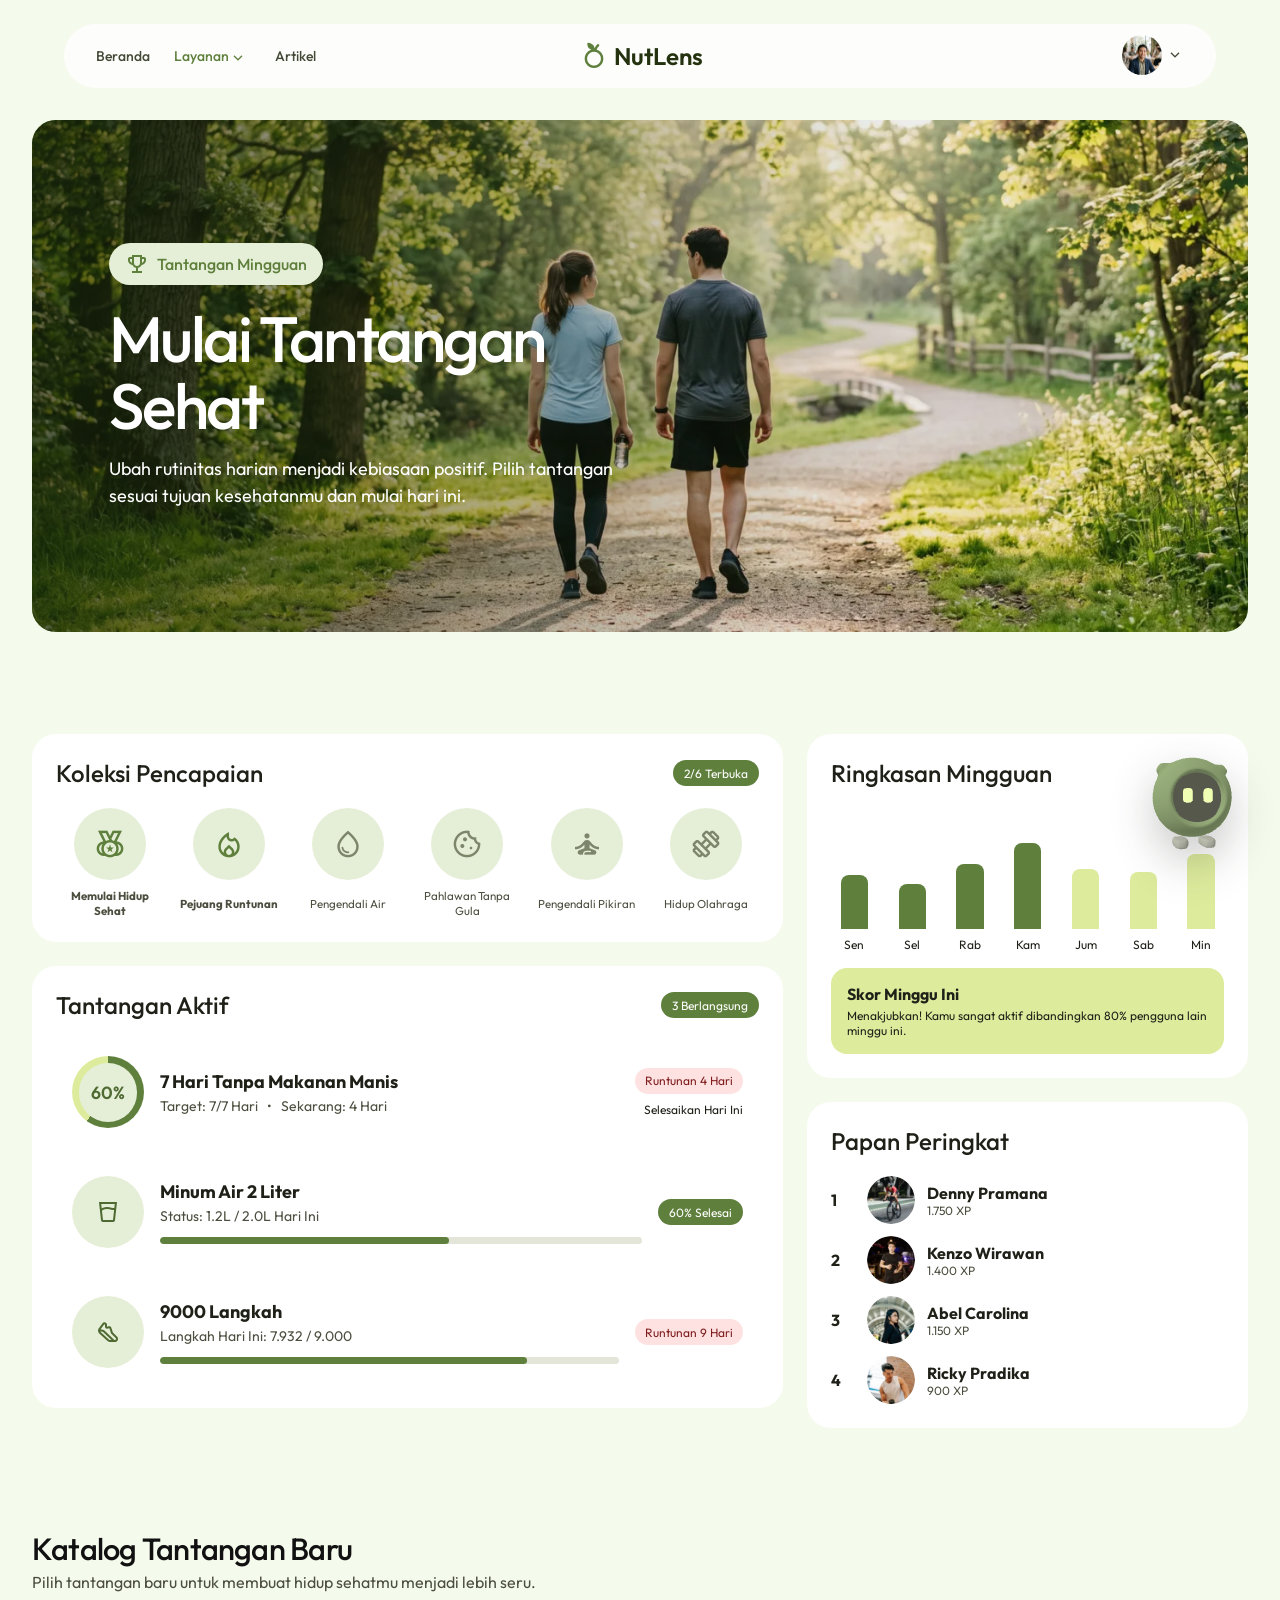
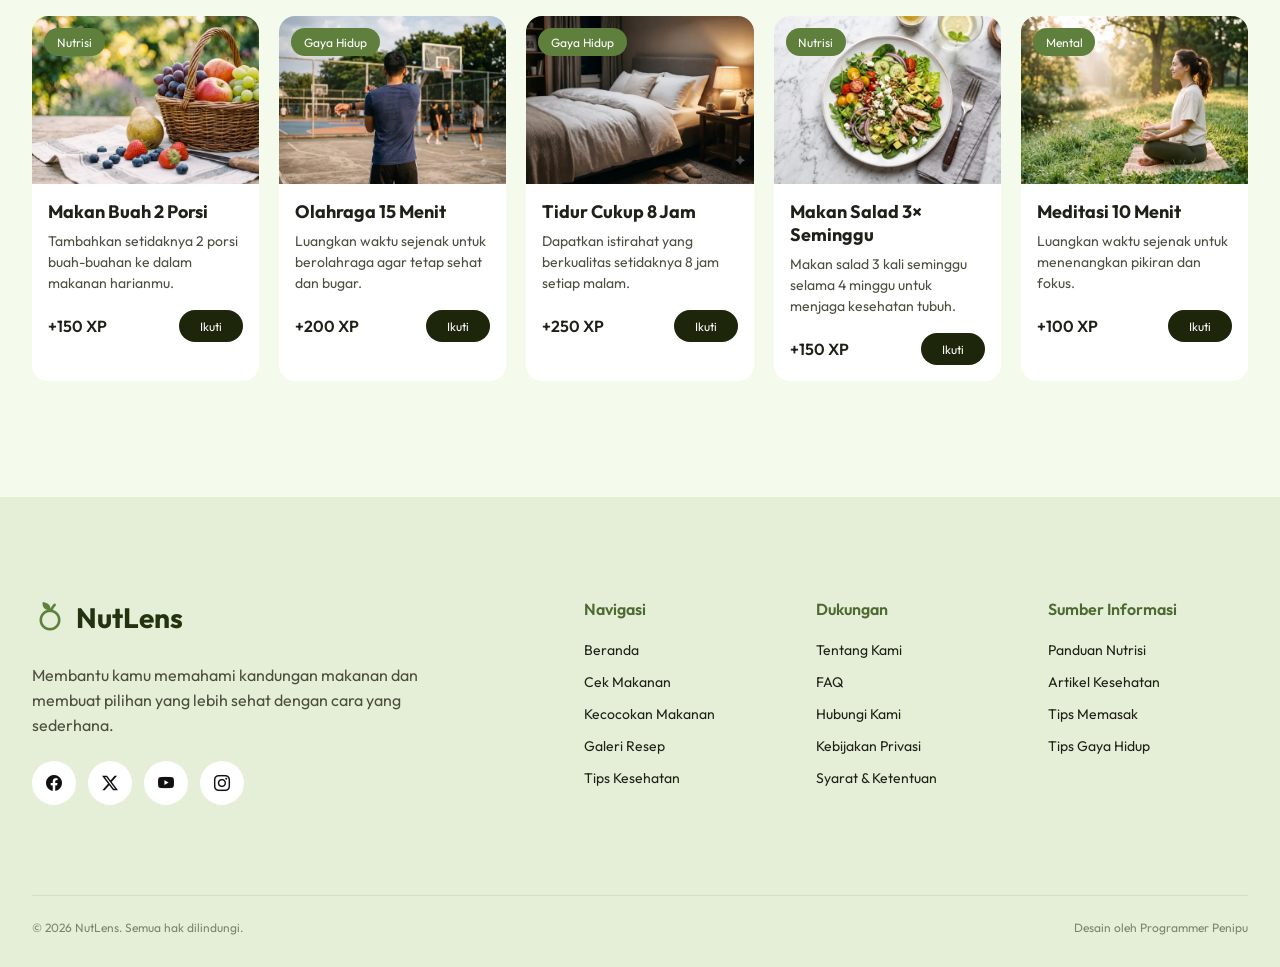
<file: assets/pages/challenge-sehat.html>
<!doctype html>
<html lang="id">
  <head>
    <meta charset="UTF-8" />
    <meta name="viewport" content="width=device-width, initial-scale=1" />
    <meta
      name="description"
      content="Pantau progres kebiasaan sehat, koleksi pencapaian, dan ikuti tantangan baru bersama NutLens."
    />
    <title>Challenge Sehat | NutLens</title>
    <link rel="preconnect" href="https://fonts.googleapis.com" />
    <link rel="preconnect" href="https://fonts.gstatic.com" crossorigin />
    <link
      rel="stylesheet"
      href="https://fonts.googleapis.com/css2?family=Material+Symbols+Outlined:opsz,wght,FILL,GRAD@20..48,100..700,0..1,-50..200&amp;family=Outfit:wght@100..900&amp;display=swap"
    />
    <link
      rel="stylesheet"
      href="https://cdn.jsdelivr.net/npm/bootstrap-icons@1.13.1/font/bootstrap-icons.min.css"
    />
    <link rel="stylesheet" href="../css/global.css?v=2" />
    <link rel="stylesheet" href="../css/chat-widget.css" />
    <link rel="stylesheet" href="../css/feature-pages.css" />
    <link rel="stylesheet" href="../css/challenge-sehat.css" />
    <script type="module" src="../js/navbar.mjs?v=2"></script>
    <script type="module" src="../js/profile-dropdown.mjs"></script>
    <script type="module" src="../js/mobile-navigation.mjs"></script>
    <script type="module" src="../js/chat-widget.mjs?v=6"></script>
    <script type="module" src="../js/challenge-sehat.mjs"></script>
  </head>
  <body class="feature-page">
    <a class="visually-hidden" href="#main-content">Lewati ke konten utama</a>

    <nav
      class="nutlens-navbar"
      aria-label="Navigasi utama"
      data-mobile-navigation
    >
      <div class="navbar-container">
        <ul class="navbar-menu">
          <li><a href="../../index.html">Beranda</a></li>
          <li>
            <div class="navbar-services" data-services-dropdown>
              <button
                class="navbar-services-toggle is-active"
                type="button"
                aria-expanded="false"
                aria-controls="services-menu"
              >
                Layanan
                <span class="material-symbols-outlined" aria-hidden="true"
                  >expand_more</span
                >
              </button>
              <ul id="services-menu" class="navbar-submenu" hidden>
                <li>
                  <a href="cek-makanan.html"
                    ><span
                      class="navbar-submenu-icon navbar-submenu-icon-check material-symbols-outlined"
                      aria-hidden="true"
                      >nutrition</span
                    ><span class="navbar-submenu-copy"
                      ><span class="navbar-submenu-title">Analisis Gizi</span
                      ><span class="navbar-submenu-description"
                        >Analisis nutrisi dari makananmu</span
                      ></span
                    ></a
                  >
                </li>
                <li>
                  <a href="resep-galeri.html"
                    ><span
                      class="navbar-submenu-icon navbar-submenu-icon-gallery material-symbols-outlined"
                      aria-hidden="true"
                      >menu_book</span
                    ><span class="navbar-submenu-copy"
                      ><span class="navbar-submenu-title">Resep Sehat</span
                      ><span class="navbar-submenu-description"
                        >Temukan inspirasi resep sehat</span
                      ></span
                    ></a
                  >
                </li>
                <li>
                  <a href="buat-resep.html"
                    ><span
                      class="navbar-submenu-icon navbar-submenu-icon-recipe material-symbols-outlined"
                      aria-hidden="true"
                      >restaurant_menu</span
                    ><span class="navbar-submenu-copy"
                      ><span class="navbar-submenu-title"
                        >Perencanaan Nutrisi</span
                      ><span class="navbar-submenu-description"
                        >Buat resep dari bahan yang tersedia</span
                      ></span
                    ></a
                  >
                </li>
                <li>
                  <a href="challenge-sehat.html" aria-current="page"
                    ><span
                      class="navbar-submenu-icon navbar-submenu-icon-challenge material-symbols-outlined"
                      aria-hidden="true"
                      >emoji_events</span
                    ><span class="navbar-submenu-copy"
                      ><span class="navbar-submenu-title">Challenge Sehat</span
                      ><span class="navbar-submenu-description"
                        >Ikuti tantangan hidup lebih sehat</span
                      ></span
                    ></a
                  >
                </li>
              </ul>
            </div>
          </li>
          <li><a href="artikel.html">Artikel</a></li>
        </ul>

        <div class="navbar-logo">
          <span class="material-symbols-outlined" aria-hidden="true"
            >nutrition</span
          >
          <a href="../../index.html" aria-label="NutLens, kembali ke beranda"
            >NutLens</a
          >
        </div>

        <div class="navbar-profile" data-profile-dropdown>
          <button
            class="navbar-profile-trigger"
            type="button"
            aria-expanded="false"
            aria-controls="profile-menu"
            aria-label="Buka menu profil Denny Pramana"
          >
            <img
              class="navbar-profile-avatar navbar-profile-avatar-trigger"
              src="../images/testimonial/Bang Raka.webp"
              alt=""
              width="40"
              height="40"
            />
            <span
              class="navbar-profile-chevron material-symbols-outlined"
              aria-hidden="true"
              >expand_more</span
            >
          </button>
          <div id="profile-menu" class="navbar-profile-panel" hidden inert>
            <div class="navbar-profile-identity">
              <img
                class="navbar-profile-avatar navbar-profile-avatar-panel"
                src="../images/testimonial/Bang Raka.webp"
                alt=""
                width="48"
                height="48"
              />
              <div class="navbar-profile-copy">
                <p class="navbar-profile-name">Denny Pramana</p>
                <p class="navbar-profile-email">denprama@email.com</p>
              </div>
            </div>
            <hr class="navbar-profile-divider" />
            <a class="navbar-profile-action" data-profile-link
              ><span class="material-symbols-outlined" aria-hidden="true"
                >person</span
              ><span>Profile</span></a
            >
            <button
              class="navbar-profile-action"
              type="button"
              data-profile-logout
            >
              <span class="material-symbols-outlined" aria-hidden="true"
                >logout</span
              ><span>Logout</span>
            </button>
          </div>
        </div>

        <button
          class="mobile-nav-open"
          type="button"
          aria-label="Buka menu navigasi"
          aria-expanded="false"
          aria-controls="mobile-navigation"
        >
          <span class="material-symbols-outlined" aria-hidden="true">menu</span>
        </button>
      </div>

      <div class="mobile-nav" id="mobile-navigation" aria-hidden="true">
        <button
          class="mobile-nav-overlay"
          type="button"
          aria-label="Tutup menu navigasi"
          tabindex="-1"
        ></button>
        <aside
          class="mobile-nav-drawer"
          role="dialog"
          aria-modal="true"
          aria-labelledby="mobile-nav-title"
          inert
        >
          <header class="mobile-nav-header">
            <span class="mobile-nav-brand" aria-hidden="true"
              ><span class="material-symbols-outlined">nutrition</span
              ><span>NutLens</span></span
            >
            <h2 id="mobile-nav-title" class="visually-hidden">Menu NutLens</h2>
            <button
              class="mobile-nav-close"
              type="button"
              aria-label="Tutup menu navigasi"
            >
              <span class="material-symbols-outlined" aria-hidden="true"
                >close</span
              >
            </button>
          </header>
          <div class="mobile-nav-body">
            <section
              class="mobile-nav-section"
              aria-labelledby="mobile-account-title"
            >
              <h3 id="mobile-account-title" class="mobile-nav-section-title">
                Akun
              </h3>
              <a class="mobile-nav-account"
                ><img
                  class="mobile-nav-avatar"
                  src="../images/testimonial/Bang Raka.webp"
                  alt=""
                  width="48"
                  height="48"
                /><span class="mobile-nav-account-text"
                  ><strong>Denny Pramana</strong
                  ><span>Lihat profil saya</span></span
                ><span class="material-symbols-outlined" aria-hidden="true"
                  >chevron_right</span
                ></a
              >
            </section>
            <section
              class="mobile-nav-section"
              aria-labelledby="mobile-navigation-title"
            >
              <h3 id="mobile-navigation-title" class="mobile-nav-section-title">
                Navigasi
              </h3>
              <nav aria-label="Navigasi mobile">
                <ul class="mobile-nav-list">
                  <li>
                    <a class="mobile-nav-item" href="../../index.html"
                      ><span
                        class="material-symbols-outlined"
                        aria-hidden="true"
                        >home</span
                      ><span>Beranda</span></a
                    >
                  </li>
                  <li>
                    <button
                      class="mobile-nav-submenu-trigger"
                      type="button"
                      aria-expanded="false"
                      aria-controls="mobile-services-menu"
                    >
                      <span class="mobile-nav-item-main is-active"
                        ><span
                          class="material-symbols-outlined"
                          aria-hidden="true"
                          >grid_view</span
                        ><span>Layanan</span></span
                      ><span
                        class="material-symbols-outlined mobile-nav-submenu-icon"
                        aria-hidden="true"
                        >expand_more</span
                      >
                    </button>
                    <div
                      class="mobile-nav-submenu-shell"
                      id="mobile-services-menu"
                      aria-hidden="true"
                      inert
                    >
                      <ul class="mobile-nav-submenu">
                        <li><a href="cek-makanan.html">Analisis Gizi</a></li>
                        <li><a href="resep-galeri.html">Resep Sehat</a></li>
                        <li>
                          <a href="buat-resep.html">Perencanaan Nutrisi</a>
                        </li>
                        <li>
                          <a href="challenge-sehat.html" aria-current="page"
                            >Challenge Sehat</a
                          >
                        </li>
                      </ul>
                    </div>
                  </li>
                  <li>
                    <a class="mobile-nav-item" href="artikel.html"
                      ><span
                        class="material-symbols-outlined"
                        aria-hidden="true"
                        >article</span
                      ><span>Artikel</span></a
                    >
                  </li>
                </ul>
              </nav>
            </section>
          </div>
          <div class="mobile-nav-footer">
            <button class="mobile-nav-logout" type="button">
              <span class="material-symbols-outlined" aria-hidden="true"
                >logout</span
              ><span>Logout</span>
            </button>
          </div>
        </aside>
      </div>
    </nav>

    <main id="main-content" class="feature-main">
      <section class="challenge-hero" aria-labelledby="challenge-hero-title">
        <img
          class="challenge-hero-image"
          src="../images/challenge/hero.webp"
          alt="Dua orang berjalan pagi di taman hijau"
          width="1920"
          height="596"
          fetchpriority="high"
        />
        <div class="challenge-hero-content">
          <span class="challenge-hero-badge"
            ><span class="material-symbols-outlined" aria-hidden="true"
              >trophy</span
            >Tantangan Mingguan</span
          >
          <h1 id="challenge-hero-title" class="challenge-hero-title">
            Mulai Tantangan Sehat
          </h1>
          <p class="challenge-hero-copy">
            Ubah rutinitas harian menjadi kebiasaan positif. Pilih tantangan
            sesuai tujuan kesehatanmu dan mulai hari ini.
          </p>
        </div>
      </section>

      <section
        class="challenge-dashboard"
        aria-label="Ringkasan tantangan sehat"
      >
        <div class="challenge-dashboard-column">
          <article class="challenge-panel">
            <div class="challenge-panel-heading">
              <h2>Koleksi Pencapaian</h2>
              <span class="challenge-panel-count">2/6 Terbuka</span>
            </div>
            <div class="achievement-list">
              <div class="achievement">
                <span class="achievement-icon"
                  ><span class="material-symbols-outlined"
                    >social_leaderboard</span
                  ></span
                ><strong>Memulai Hidup Sehat</strong>
              </div>
              <div class="achievement">
                <span class="achievement-icon"
                  ><span class="material-symbols-outlined"
                    >local_fire_department</span
                  ></span
                ><strong>Pejuang Runtunan</strong>
              </div>
              <div class="achievement achievement-locked">
                <span class="achievement-icon"
                  ><span class="material-symbols-outlined"
                    >water_drop</span
                  ></span
                ><span>Pengendali Air</span>
              </div>
              <div class="achievement achievement-locked">
                <span class="achievement-icon"
                  ><span class="material-symbols-outlined">cookie</span></span
                ><span>Pahlawan Tanpa Gula</span>
              </div>
              <div class="achievement achievement-locked">
                <span class="achievement-icon"
                  ><span class="material-symbols-outlined"
                    >self_improvement</span
                  ></span
                ><span>Pengendali Pikiran</span>
              </div>
              <div class="achievement achievement-locked">
                <span class="achievement-icon"
                  ><span class="material-symbols-outlined">exercise</span></span
                ><span>Hidup Olahraga</span>
              </div>
            </div>
          </article>

          <article class="challenge-panel">
            <div class="challenge-panel-heading">
              <h2>Tantangan Aktif</h2>
              <span class="challenge-panel-count" data-active-count
                >3 Berlangsung</span
              >
            </div>
            <div class="active-challenges" data-active-challenges>
              <div class="active-challenge" data-active-challenge>
                <span
                  class="active-challenge-progress-ring"
                  style="--progress: 60%"
                  data-progress="60%"
                ></span>
                <div class="active-challenge-content">
                  <h3>7 Hari Tanpa Makanan Manis</h3>
                  <p>Target: 7/7 Hari &nbsp; • &nbsp; Sekarang: 4 Hari</p>
                </div>
                <div class="active-challenge-actions">
                  <span class="challenge-streak">Runtunan 4 Hari</span
                  ><button
                    class="challenge-complete"
                    type="button"
                    data-complete-challenge
                  >
                    Selesaikan Hari Ini
                  </button>
                </div>
              </div>
              <div class="active-challenge" data-active-challenge>
                <span class="active-challenge-icon"
                  ><span class="material-symbols-outlined"
                    >water_full</span
                  ></span
                >
                <div class="active-challenge-content">
                  <h3>Minum Air 2 Liter</h3>
                  <p>Status: 1.2L / 2.0L Hari Ini</p>
                  <div class="challenge-progress" style="--progress: 60%">
                    <span></span>
                  </div>
                </div>
                <div class="active-challenge-actions">
                  <span class="challenge-panel-count">60% Selesai</span>
                </div>
              </div>
              <div class="active-challenge" data-active-challenge>
                <span class="active-challenge-icon"
                  ><span class="material-symbols-outlined">steps</span></span
                >
                <div class="active-challenge-content">
                  <h3>9000 Langkah</h3>
                  <p>Langkah Hari Ini: 7.932 / 9.000</p>
                  <div class="challenge-progress" style="--progress: 80%">
                    <span></span>
                  </div>
                </div>
                <div class="active-challenge-actions">
                  <span class="challenge-streak">Runtunan 9 Hari</span>
                </div>
              </div>
            </div>
          </article>
        </div>

        <div class="challenge-dashboard-column">
          <article class="challenge-panel">
            <div class="challenge-panel-heading">
              <h2>Ringkasan Mingguan</h2>
            </div>
            <div class="weekly-bars" aria-label="Aktivitas mingguan">
              <span
                class="weekly-bar"
                style="--bar-height: 52%; --bar-color: #5f7f3c"
                >Sen</span
              ><span
                class="weekly-bar"
                style="--bar-height: 43%; --bar-color: #5f7f3c"
                >Sel</span
              ><span
                class="weekly-bar"
                style="--bar-height: 62%; --bar-color: #5f7f3c"
                >Rab</span
              ><span
                class="weekly-bar"
                style="--bar-height: 82%; --bar-color: #5f7f3c"
                >Kam</span
              ><span
                class="weekly-bar"
                style="--bar-height: 58%; --bar-color: #ddeb9d"
                >Jum</span
              ><span
                class="weekly-bar"
                style="--bar-height: 55%; --bar-color: #ddeb9d"
                >Sab</span
              ><span
                class="weekly-bar"
                style="--bar-height: 72%; --bar-color: #ddeb9d"
                >Min</span
              >
            </div>
            <div class="weekly-score">
              <strong>Skor Minggu Ini</strong
              ><span
                >Menakjubkan! Kamu sangat aktif dibandingkan 80% pengguna lain
                minggu ini.</span
              >
            </div>
          </article>
          <article class="challenge-panel">
            <div class="challenge-panel-heading"><h2>Papan Peringkat</h2></div>
            <ol class="leaderboard">
              <li class="leaderboard-item">
                <strong>1</strong
                ><img
                  src="../images/challenge/leader-1.webp"
                  alt=""
                  width="128"
                  height="128"
                />
                <div><strong>Denny Pramana</strong><span>1.750 XP</span></div>
              </li>
              <li class="leaderboard-item">
                <strong>2</strong
                ><img
                  src="../images/challenge/leader-2.webp"
                  alt=""
                  width="128"
                  height="128"
                />
                <div><strong>Kenzo Wirawan</strong><span>1.400 XP</span></div>
              </li>
              <li class="leaderboard-item">
                <strong>3</strong
                ><img
                  src="../images/challenge/leader-3.webp"
                  alt=""
                  width="128"
                  height="128"
                />
                <div><strong>Abel Carolina</strong><span>1.150 XP</span></div>
              </li>
              <li class="leaderboard-item">
                <strong>4</strong
                ><img
                  src="../images/challenge/leader-4.webp"
                  alt=""
                  width="128"
                  height="128"
                />
                <div><strong>Ricky Pradika</strong><span>900 XP</span></div>
              </li>
            </ol>
          </article>
        </div>
      </section>

      <section
        class="challenge-catalog"
        aria-labelledby="challenge-catalog-title"
      >
        <h2 id="challenge-catalog-title" class="feature-section-title">
          Katalog Tantangan Baru
        </h2>
        <p class="feature-section-copy">
          Pilih tantangan baru untuk membuat hidup sehatmu menjadi lebih seru.
        </p>
        <div class="challenge-catalog-grid">
          <article class="catalog-card">
            <div class="catalog-card-media">
              <img
                src="../images/challenge/fruit.webp"
                alt="Aneka buah segar"
                width="600"
                height="448"
                loading="lazy"
              /><span class="catalog-card-category">Nutrisi</span>
            </div>
            <div class="catalog-card-content">
              <h3>Makan Buah 2 Porsi</h3>
              <p>
                Tambahkan setidaknya 2 porsi buah-buahan ke dalam makanan
                harianmu.
              </p>
              <div class="catalog-card-footer">
                <span class="catalog-card-xp">+150 XP</span
                ><button
                  class="catalog-card-join"
                  type="button"
                  aria-pressed="false"
                >
                  Ikuti
                </button>
              </div>
            </div>
          </article>
          <article class="catalog-card">
            <div class="catalog-card-media">
              <img
                src="../images/challenge/basketball.webp"
                alt="Berolahraga di lapangan"
                width="600"
                height="448"
                loading="lazy"
              /><span class="catalog-card-category">Gaya Hidup</span>
            </div>
            <div class="catalog-card-content">
              <h3>Olahraga 15 Menit</h3>
              <p>
                Luangkan waktu sejenak untuk berolahraga agar tetap sehat dan
                bugar.
              </p>
              <div class="catalog-card-footer">
                <span class="catalog-card-xp">+200 XP</span
                ><button
                  class="catalog-card-join"
                  type="button"
                  aria-pressed="false"
                >
                  Ikuti
                </button>
              </div>
            </div>
          </article>
          <article class="catalog-card">
            <div class="catalog-card-media">
              <img
                src="../images/challenge/sleep.webp"
                alt="Kamar tidur yang tenang"
                width="600"
                height="448"
                loading="lazy"
              /><span class="catalog-card-category">Gaya Hidup</span>
            </div>
            <div class="catalog-card-content">
              <h3>Tidur Cukup 8 Jam</h3>
              <p>
                Dapatkan istirahat yang berkualitas setidaknya 8 jam setiap
                malam.
              </p>
              <div class="catalog-card-footer">
                <span class="catalog-card-xp">+250 XP</span
                ><button
                  class="catalog-card-join"
                  type="button"
                  aria-pressed="false"
                >
                  Ikuti
                </button>
              </div>
            </div>
          </article>
          <article class="catalog-card">
            <div class="catalog-card-media">
              <img
                src="../images/challenge/salad.webp"
                alt="Salad sehat"
                width="600"
                height="448"
                loading="lazy"
              /><span class="catalog-card-category">Nutrisi</span>
            </div>
            <div class="catalog-card-content">
              <h3>Makan Salad 3× Seminggu</h3>
              <p>
                Makan salad 3 kali seminggu selama 4 minggu untuk menjaga
                kesehatan tubuh.
              </p>
              <div class="catalog-card-footer">
                <span class="catalog-card-xp">+150 XP</span
                ><button
                  class="catalog-card-join"
                  type="button"
                  aria-pressed="false"
                >
                  Ikuti
                </button>
              </div>
            </div>
          </article>
          <article class="catalog-card">
            <div class="catalog-card-media">
              <img
                src="../images/challenge/meditation.webp"
                alt="Meditasi di taman"
                width="600"
                height="448"
                loading="lazy"
              /><span class="catalog-card-category">Mental</span>
            </div>
            <div class="catalog-card-content">
              <h3>Meditasi 10 Menit</h3>
              <p>Luangkan waktu sejenak untuk menenangkan pikiran dan fokus.</p>
              <div class="catalog-card-footer">
                <span class="catalog-card-xp">+100 XP</span
                ><button
                  class="catalog-card-join"
                  type="button"
                  aria-pressed="false"
                >
                  Ikuti
                </button>
              </div>
            </div>
          </article>
        </div>
      </section>
    </main>

    <footer class="site-footer">
      <div class="site-footer-container">
        <div class="site-footer-main">
          <div>
            <a class="site-footer-brand-link" href="../../index.html"
              ><span class="material-symbols-outlined" aria-hidden="true"
                >nutrition</span
              ><span>NutLens</span></a
            >
            <p class="site-footer-description">
              Membantu kamu memahami kandungan makanan dan membuat pilihan yang
              lebih sehat dengan cara yang sederhana.
            </p>
            <div class="site-footer-socials" aria-label="Media sosial NutLens">
              <a
                class="site-footer-social-link"
                aria-label="Facebook"
                aria-disabled="true"
                ><i class="bi bi-facebook" aria-hidden="true"></i></a
              ><a
                class="site-footer-social-link"
                aria-label="Twitter"
                aria-disabled="true"
                ><i class="bi bi-twitter-x" aria-hidden="true"></i></a
              ><a
                class="site-footer-social-link"
                aria-label="YouTube"
                aria-disabled="true"
                ><i class="bi bi-youtube" aria-hidden="true"></i></a
              ><a
                class="site-footer-social-link"
                aria-label="Instagram"
                aria-disabled="true"
                ><i class="bi bi-instagram" aria-hidden="true"></i
              ></a>
            </div>
          </div>
          <div class="site-footer-navigation">
            <section>
              <h2 class="site-footer-nav-title">Navigasi</h2>
              <ul class="site-footer-nav-list">
                <li>
                  <a class="site-footer-link" href="../../index.html"
                    >Beranda</a
                  >
                </li>
                <li>
                  <a class="site-footer-link" href="cek-makanan.html"
                    >Cek Makanan</a
                  >
                </li>
                <li>
                  <a class="site-footer-link" href="buat-resep.html"
                    >Kecocokan Makanan</a
                  >
                </li>
                <li>
                  <a class="site-footer-link" href="resep-galeri.html"
                    >Galeri Resep</a
                  >
                </li>
                <li>
                  <a
                    class="site-footer-link"
                    href="challenge-sehat.html"
                    aria-current="page"
                    >Tips Kesehatan</a
                  >
                </li>
              </ul>
            </section>
            <section>
              <h2 class="site-footer-nav-title">Dukungan</h2>
              <ul class="site-footer-nav-list">
                <li>
                  <a
                    class="site-footer-link"
                    href="../../index.html#about-title"
                    >Tentang Kami</a
                  >
                </li>
                <li>
                  <a class="site-footer-link" href="../../index.html#faq-title"
                    >FAQ</a
                  >
                </li>
                <li>
                  <span class="site-footer-link" aria-disabled="true"
                    >Hubungi Kami</span
                  >
                </li>
                <li>
                  <span class="site-footer-link" aria-disabled="true"
                    >Kebijakan Privasi</span
                  >
                </li>
                <li>
                  <span class="site-footer-link" aria-disabled="true"
                    >Syarat &amp; Ketentuan</span
                  >
                </li>
              </ul>
            </section>
            <section>
              <h2 class="site-footer-nav-title">Sumber Informasi</h2>
              <ul class="site-footer-nav-list">
                <li>
                  <a class="site-footer-link" href="artikel.html"
                    >Panduan Nutrisi</a
                  >
                </li>
                <li>
                  <a class="site-footer-link" href="artikel.html"
                    >Artikel Kesehatan</a
                  >
                </li>
                <li>
                  <a class="site-footer-link" href="resep-galeri.html"
                    >Tips Memasak</a
                  >
                </li>
                <li>
                  <a class="site-footer-link" href="challenge-sehat.html"
                    >Tips Gaya Hidup</a
                  >
                </li>
              </ul>
            </section>
          </div>
        </div>
        <div class="site-footer-divider"></div>
        <div class="site-footer-bottom">
          <p>© 2026 NutLens. Semua hak dilindungi.</p>
          <p>Desain oleh Programmer Penipu</p>
        </div>
      </div>
    </footer>
  </body>
</html>
</file>
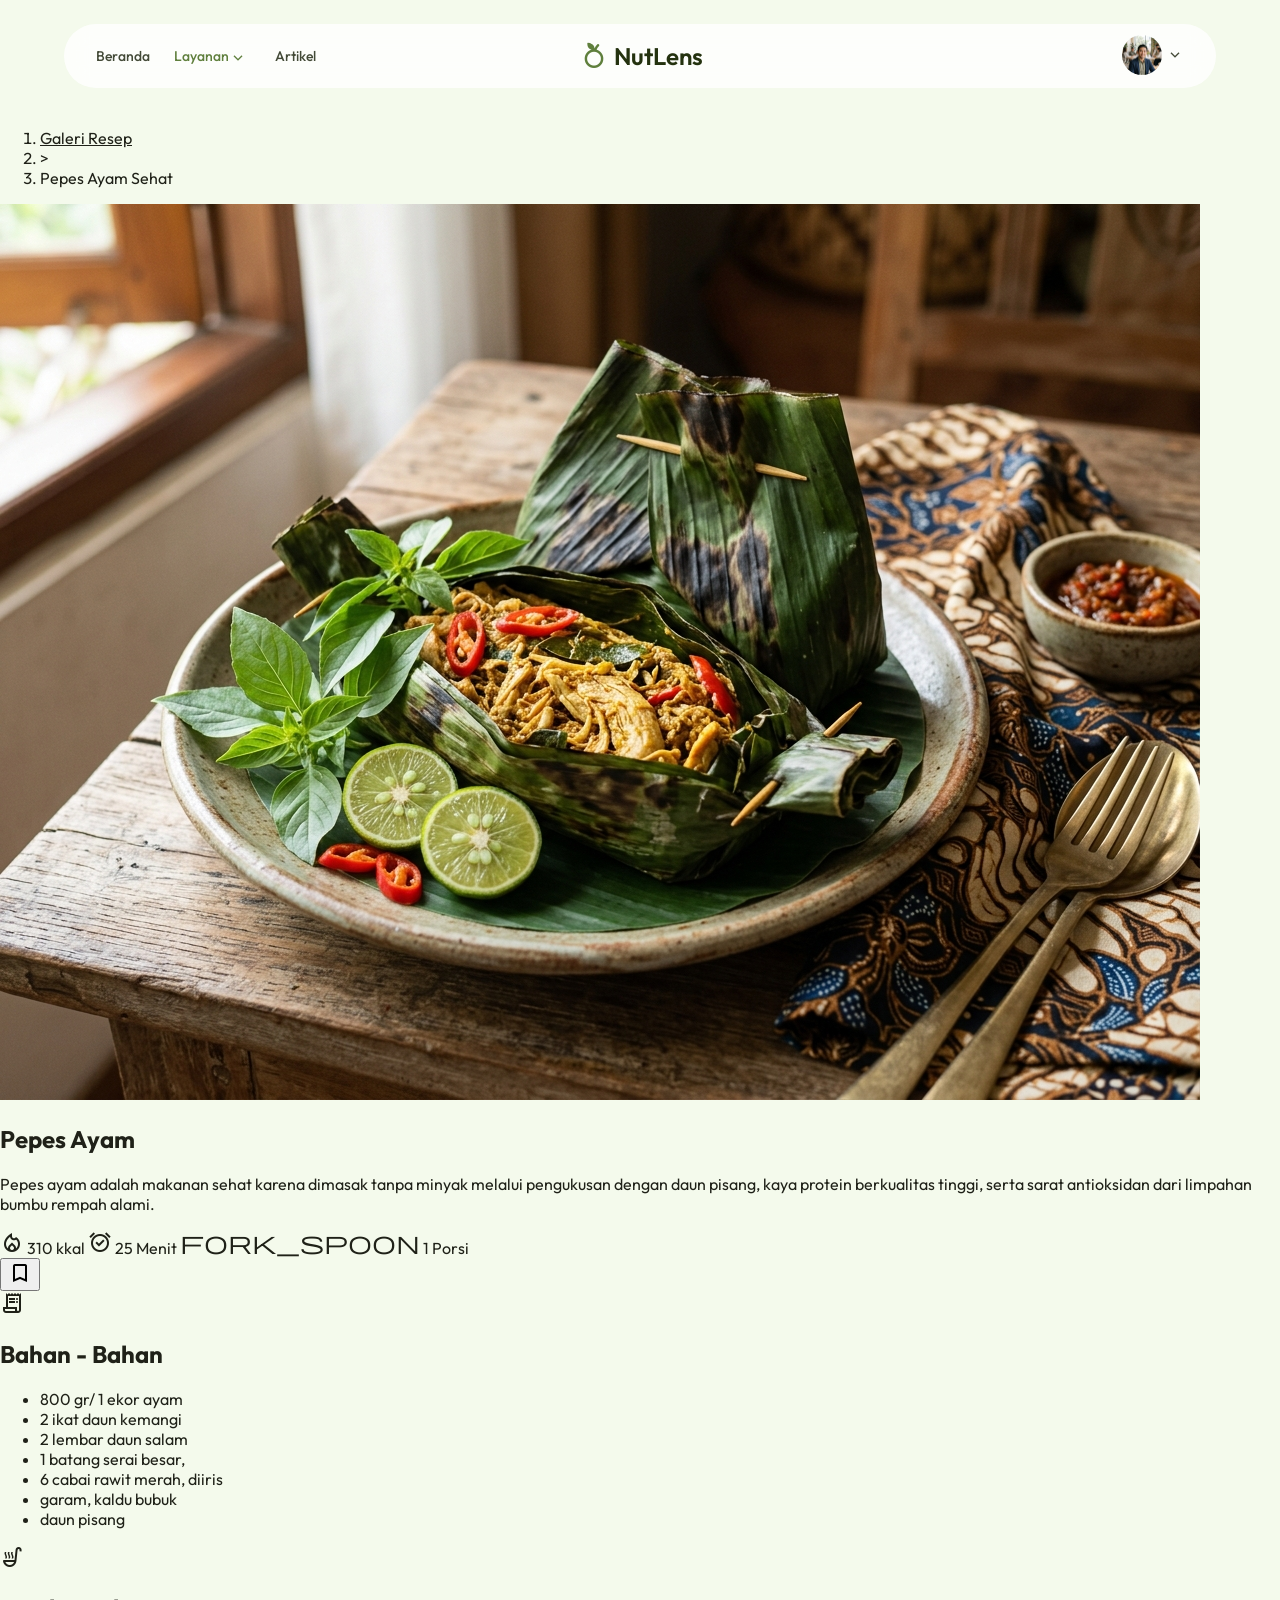
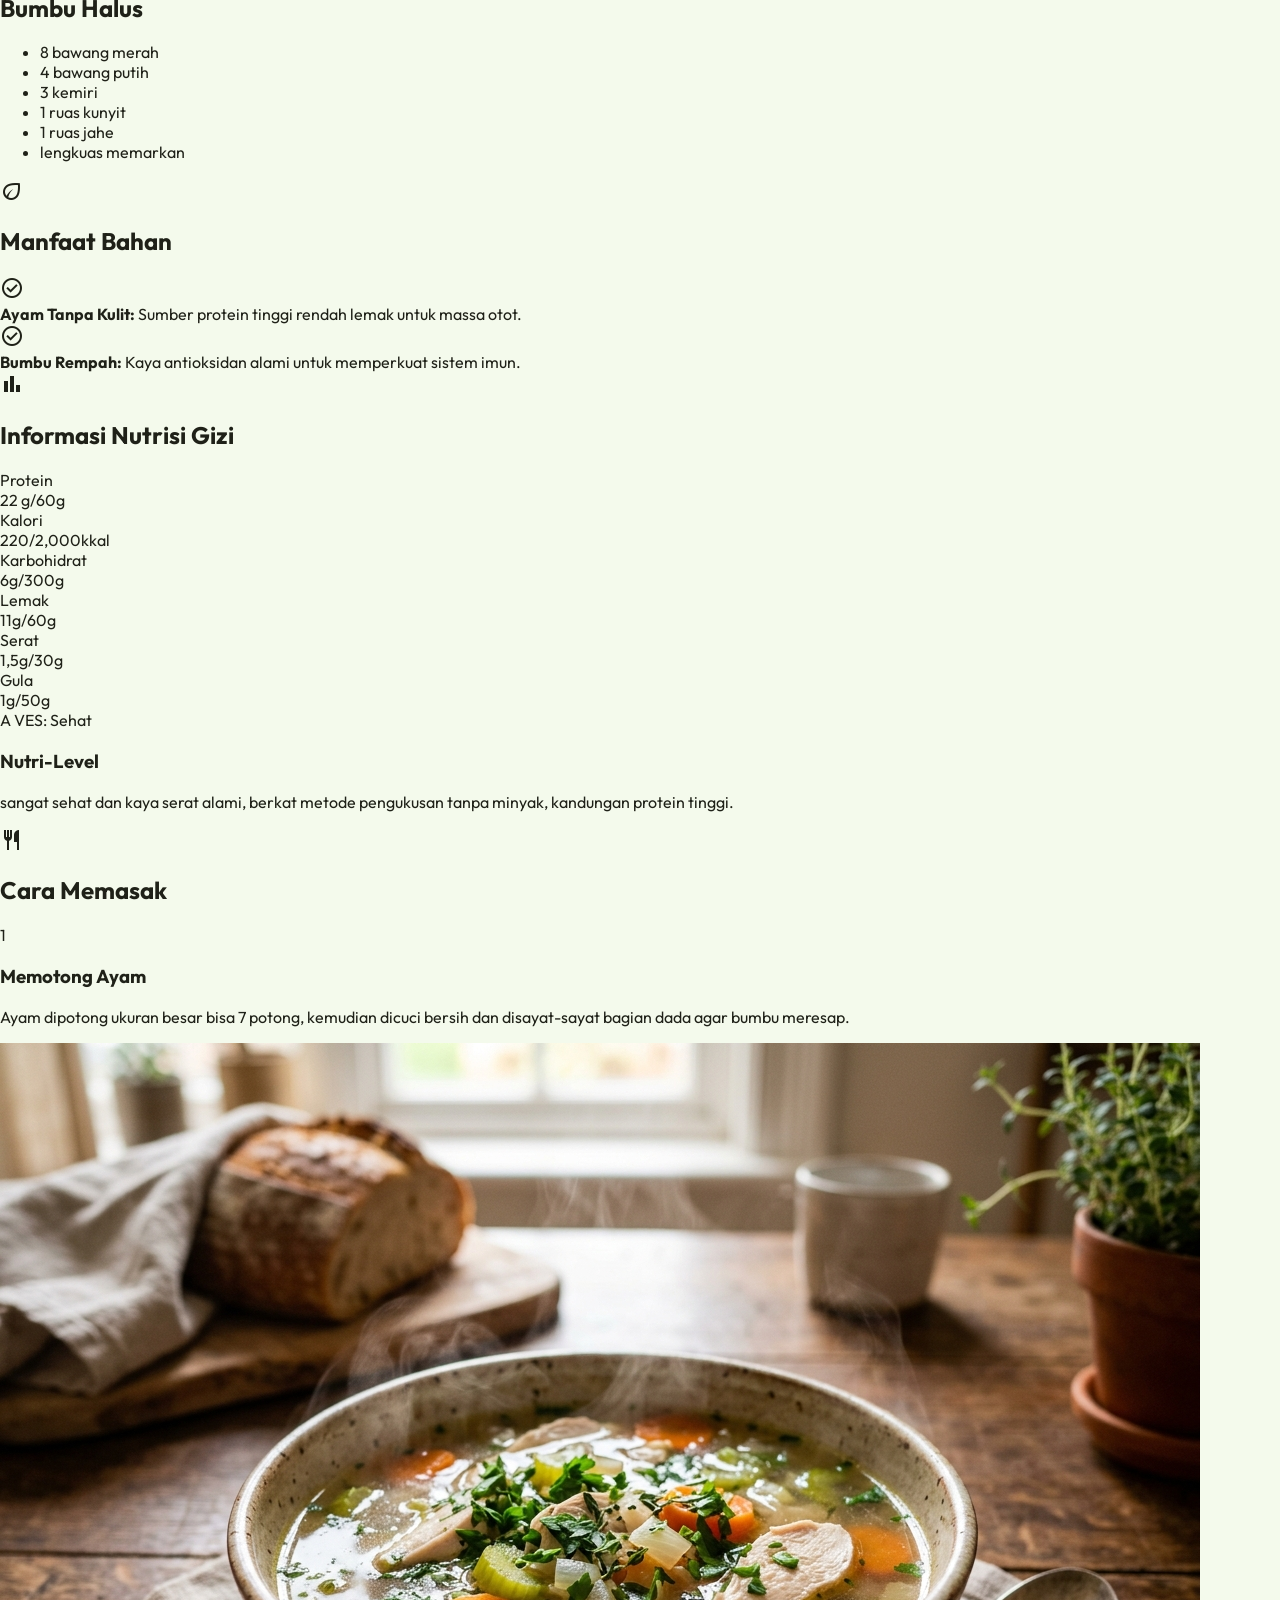
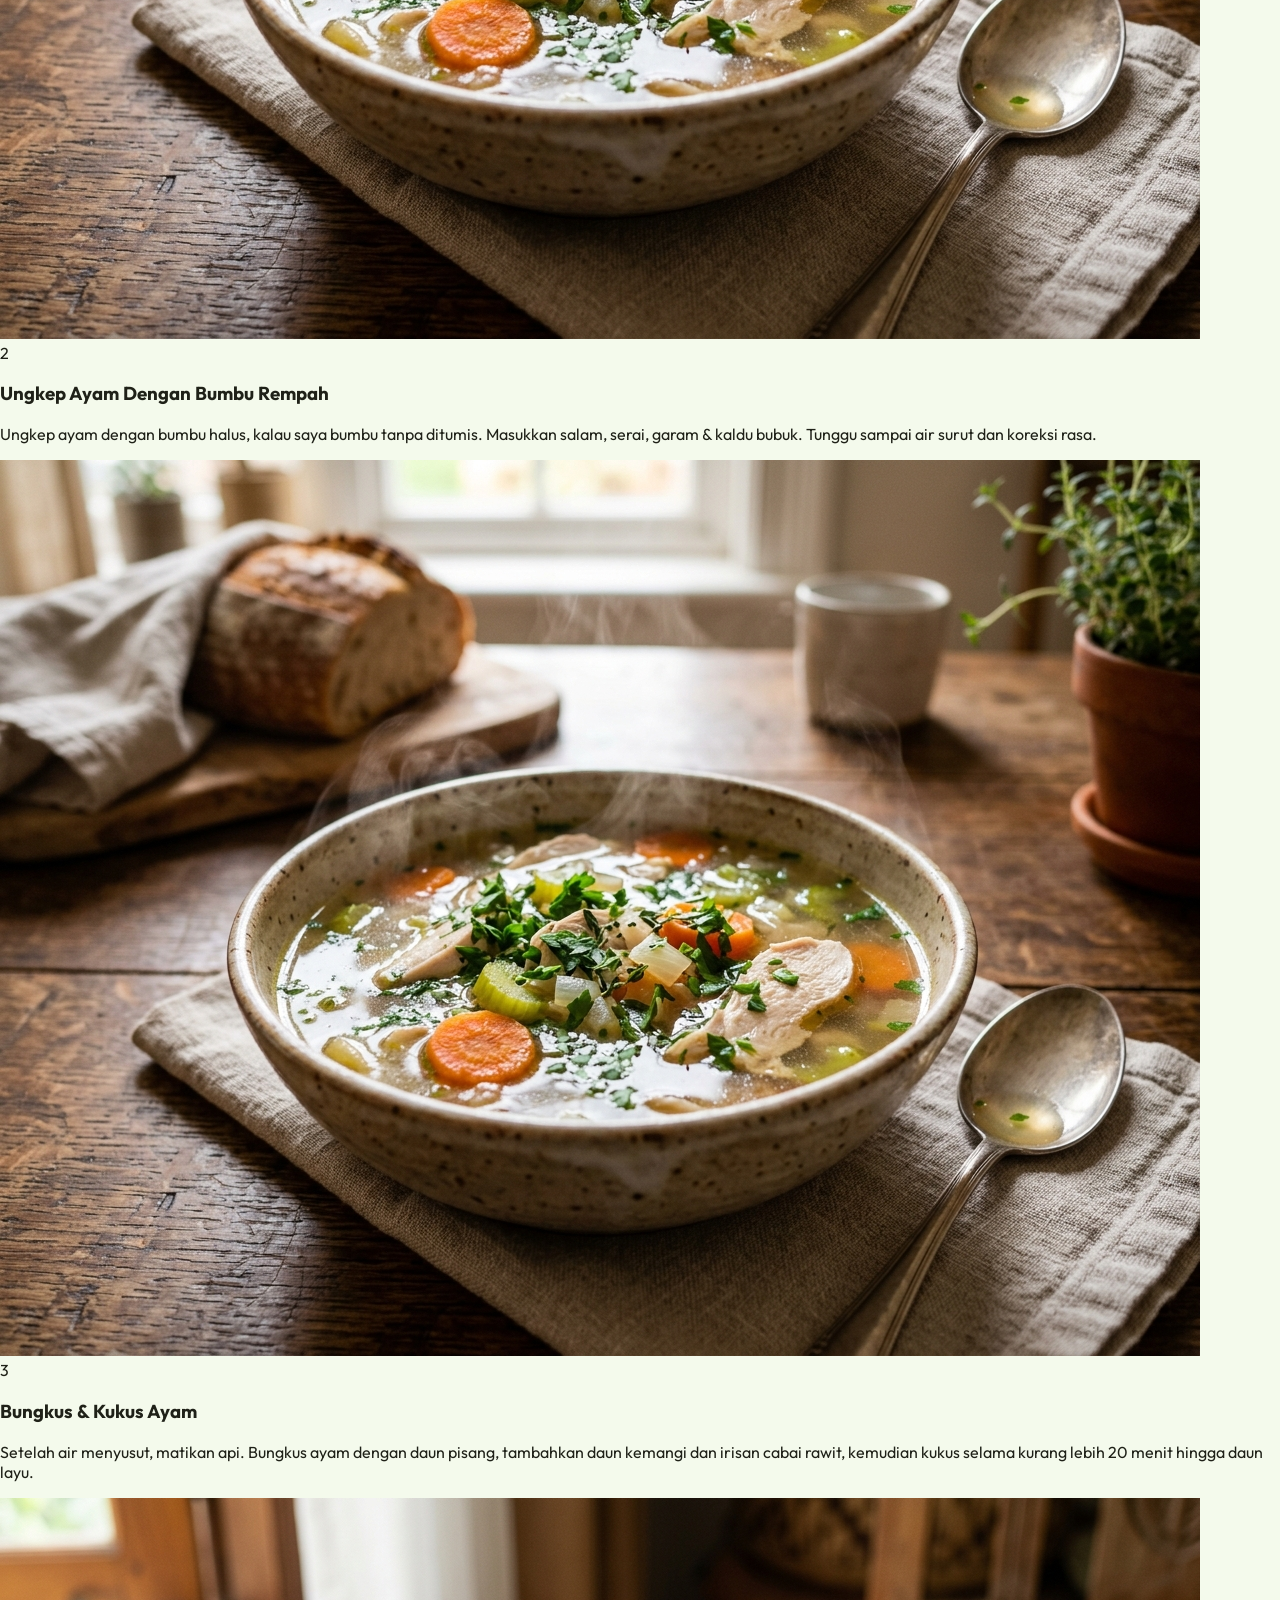
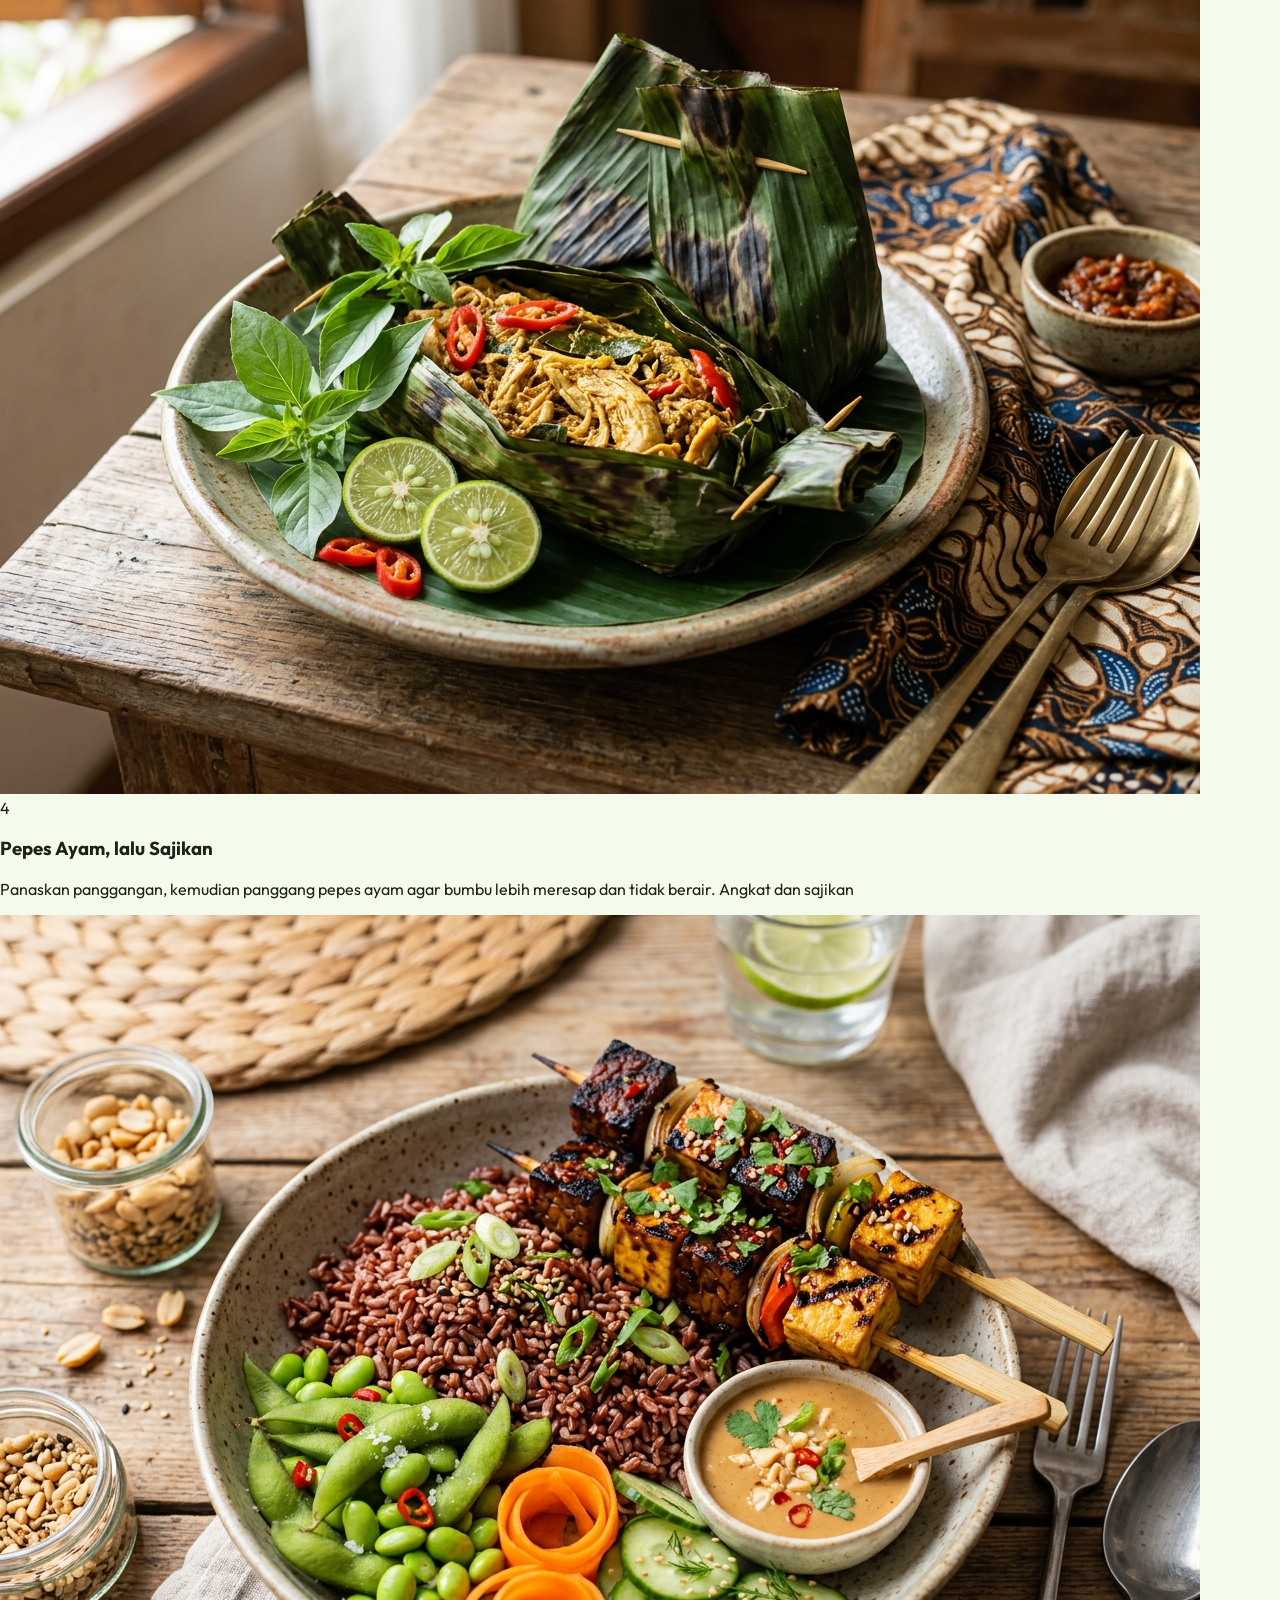
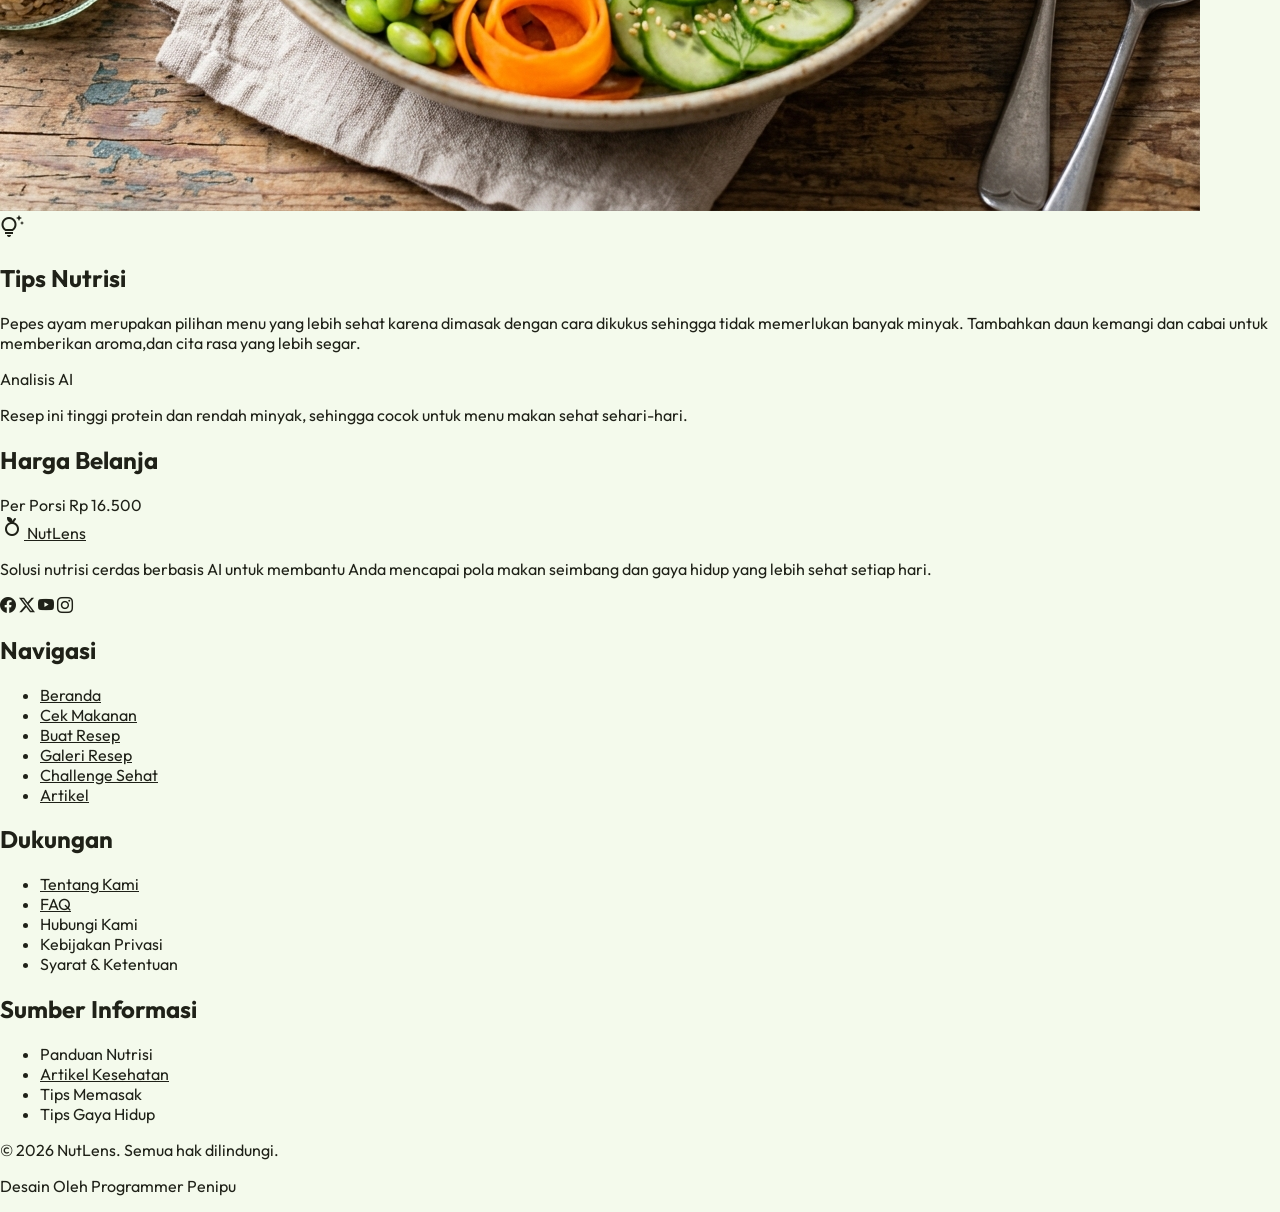
<file: assets/pages/resep-detail.html>
<!doctype html>
<html lang="id">
  <head>
    <meta charset="UTF-8" />
    <meta name="viewport" content="width=device-width, initial-scale=1" />
    <meta
      name="description"
      content="Resep Pepes Ayam Sehat lezat bernutrisi tinggi protein dan rendah lemak tanpa minyak bersama NutLens. Lengkap dengan takaran gizi dan panduan memasak."
    />
    <title>Pepes Ayam Sehat - Detail Resep | NutLens</title>
    <script src="../js/reveal-bootstrap.js"></script>
    <link rel="preconnect" href="https://fonts.googleapis.com" />
    <link rel="preconnect" href="https://fonts.gstatic.com" crossorigin />
    <link
      rel="stylesheet"
      href="https://fonts.googleapis.com/css2?family=Material+Symbols+Outlined:opsz,wght,FILL,GRAD@20..48,100..700,0..1,-50..200&family=Outfit:wght@100..900&display=swap"
    />
    <link
      rel="stylesheet"
      href="https://cdn.jsdelivr.net/npm/bootstrap-icons@1.13.1/font/bootstrap-icons.min.css"
    />
    <link rel="stylesheet" href="../css/global.css" />
    <script type="module" src="../js/navbar.mjs"></script>
    <script type="module" src="../js/profile-dropdown.mjs"></script>
    <script type="module" src="../js/mobile-navigation.mjs"></script>
    <script type="module" src="../js/scroll-reveal.mjs"></script>
    <script type="module" src="../js/resep-detail.mjs"></script>
  </head>
  <body>
    <a class="visually-hidden" href="#main-content">Lewati ke konten utama</a>

    <!-- Floating Sticky Navbar -->
    <nav
      class="nutlens-navbar"
      aria-label="Navigasi utama"
      data-mobile-navigation
    >
      <div class="navbar-container">
        <ul class="navbar-menu">
          <li><a href="../../index.html">Beranda</a></li>
          <li>
            <div class="navbar-services" data-services-dropdown>
              <button
                class="navbar-services-toggle is-active"
                type="button"
                aria-expanded="false"
                aria-controls="services-menu"
              >
                Layanan
                <span class="material-symbols-outlined" aria-hidden="true"
                  >expand_more</span
                >
              </button>
              <ul id="services-menu" class="navbar-submenu" hidden>
                <li>
                  <a href="cek-makanan.html">
                    <span
                      class="navbar-submenu-icon navbar-submenu-icon-check material-symbols-outlined"
                      aria-hidden="true"
                    >
                      nutrition
                    </span>
                    <span class="navbar-submenu-copy">
                      <span class="navbar-submenu-title">Analisis Gizi</span>
                      <span class="navbar-submenu-description">
                        Analisis nutrisi dari makananmu
                      </span>
                    </span>
                  </a>
                </li>
                <li>
                  <a href="resep-galeri.html" aria-current="page">
                    <span
                      class="navbar-submenu-icon navbar-submenu-icon-gallery material-symbols-outlined"
                      aria-hidden="true"
                    >
                      menu_book
                    </span>
                    <span class="navbar-submenu-copy">
                      <span class="navbar-submenu-title">Resep Sehat</span>
                      <span class="navbar-submenu-description">
                        Temukan inspirasi resep sehat
                      </span>
                    </span>
                  </a>
                </li>
                <li>
                  <a href="buat-resep.html">
                    <span
                      class="navbar-submenu-icon navbar-submenu-icon-recipe material-symbols-outlined"
                      aria-hidden="true"
                    >
                      restaurant_menu
                    </span>
                    <span class="navbar-submenu-copy">
                      <span class="navbar-submenu-title"
                        >Perencanaan Nutrisi</span
                      >
                      <span class="navbar-submenu-description">
                        Buat resep dari bahan yang tersedia
                      </span>
                    </span>
                  </a>
                </li>
                <li>
                  <a href="challenge-sehat.html">
                    <span
                      class="navbar-submenu-icon navbar-submenu-icon-challenge material-symbols-outlined"
                      aria-hidden="true"
                    >
                      emoji_events
                    </span>
                    <span class="navbar-submenu-copy">
                      <span class="navbar-submenu-title">Challenge Sehat</span>
                      <span class="navbar-submenu-description">
                        Ikuti tantangan hidup lebih sehat
                      </span>
                    </span>
                  </a>
                </li>
              </ul>
            </div>
          </li>
          <li><a href="artikel.html">Artikel</a></li>
        </ul>

        <div class="navbar-logo">
          <span class="material-symbols-outlined" aria-hidden="true"
            >nutrition</span
          >
          <a href="../../index.html" aria-label="NutLens, kembali ke beranda"
            >NutLens</a
          >
        </div>

        <div class="navbar-profile" data-profile-dropdown>
          <button
            class="navbar-profile-trigger"
            type="button"
            aria-expanded="false"
            aria-controls="profile-menu"
            aria-label="Buka menu profil Denny Pramana"
          >
            <img
              class="navbar-profile-avatar navbar-profile-avatar-trigger"
              src="../images/testimonial/Bang Raka.webp"
              alt=""
              width="40"
              height="40"
            />
            <span
              class="navbar-profile-chevron material-symbols-outlined"
              aria-hidden="true"
              >expand_more</span
            >
          </button>

          <div id="profile-menu" class="navbar-profile-panel" hidden inert>
            <div class="navbar-profile-identity">
              <img
                class="navbar-profile-avatar navbar-profile-avatar-panel"
                src="../images/testimonial/Bang Raka.webp"
                alt=""
                width="48"
                height="48"
              />
              <div class="navbar-profile-copy">
                <p class="navbar-profile-name">Denny Pramana</p>
                <p class="navbar-profile-email">denprama@email.com</p>
              </div>
            </div>
            <hr class="navbar-profile-divider" />
            <a class="navbar-profile-action" data-profile-link>
              <span class="material-symbols-outlined" aria-hidden="true"
                >person</span
              >
              <span>Profile</span>
            </a>
            <button
              class="navbar-profile-action"
              type="button"
              data-profile-logout
            >
              <span class="material-symbols-outlined" aria-hidden="true"
                >logout</span
              >
              <span>Logout</span>
            </button>
          </div>
        </div>

        <button
          class="mobile-nav-open"
          type="button"
          aria-label="Buka menu navigasi"
          aria-expanded="false"
          aria-controls="mobile-navigation"
        >
          <span class="material-symbols-outlined" aria-hidden="true">menu</span>
        </button>
      </div>

      <!-- Mobile Navigation Drawer -->
      <div class="mobile-nav" id="mobile-navigation" aria-hidden="true">
        <button
          class="mobile-nav-overlay"
          type="button"
          aria-label="Tutup menu navigasi"
          tabindex="-1"
        ></button>

        <aside
          class="mobile-nav-drawer"
          role="dialog"
          aria-modal="true"
          aria-labelledby="mobile-nav-title"
          inert
        >
          <header class="mobile-nav-header">
            <span class="mobile-nav-brand" aria-hidden="true">
              <span class="material-symbols-outlined">nutrition</span>
              <span>NutLens</span>
            </span>
            <h2 id="mobile-nav-title" class="visually-hidden">Menu NutLens</h2>
            <button
              class="mobile-nav-close"
              type="button"
              aria-label="Tutup menu navigasi"
            >
              <span class="material-symbols-outlined" aria-hidden="true"
                >close</span
              >
            </button>
          </header>

          <div class="mobile-nav-body">
            <section
              class="mobile-nav-section"
              aria-labelledby="mobile-account-title"
            >
              <h3 id="mobile-account-title" class="mobile-nav-section-title">
                Akun
              </h3>
              <a class="mobile-nav-account">
                <img
                  class="mobile-nav-avatar"
                  src="../images/testimonial/Bang Raka.webp"
                  alt=""
                  width="48"
                  height="48"
                />
                <span class="mobile-nav-account-text">
                  <strong>Denny Pramana</strong>
                  <span>Lihat profil saya</span>
                </span>
                <span class="material-symbols-outlined" aria-hidden="true"
                  >chevron_right</span
                >
              </a>
            </section>

            <section
              class="mobile-nav-section"
              aria-labelledby="mobile-navigation-title"
            >
              <h3 id="mobile-navigation-title" class="mobile-nav-section-title">
                Navigasi
              </h3>
              <nav aria-label="Navigasi mobile">
                <ul class="mobile-nav-list">
                  <li>
                    <a class="mobile-nav-item" href="../../index.html">
                      <span class="material-symbols-outlined" aria-hidden="true"
                        >home</span
                      >
                      <span>Beranda</span>
                    </a>
                  </li>
                  <li>
                    <button
                      class="mobile-nav-submenu-trigger"
                      type="button"
                      aria-expanded="false"
                      aria-controls="mobile-services-menu"
                    >
                      <span class="mobile-nav-item-main is-active">
                        <span
                          class="material-symbols-outlined"
                          aria-hidden="true"
                          >grid_view</span
                        >
                        <span>Layanan</span>
                      </span>
                      <span
                        class="material-symbols-outlined mobile-nav-submenu-icon"
                        aria-hidden="true"
                        >expand_more</span
                      >
                    </button>
                    <div
                      class="mobile-nav-submenu-shell"
                      id="mobile-services-menu"
                      aria-hidden="true"
                      inert
                    >
                      <ul class="mobile-nav-submenu">
                        <li>
                          <a href="cek-makanan.html">Analisis Gizi</a>
                        </li>
                        <li>
                          <a href="resep-galeri.html" aria-current="page"
                            >Resep Sehat</a
                          >
                        </li>
                        <li>
                          <a href="buat-resep.html">Perencanaan Nutrisi</a>
                        </li>
                        <li>
                          <a href="challenge-sehat.html">Challenge Sehat</a>
                        </li>
                      </ul>
                    </div>
                  </li>
                  <li>
                    <a class="mobile-nav-item" href="artikel.html">
                      <span class="material-symbols-outlined" aria-hidden="true"
                        >article</span
                      >
                      <span>Artikel</span>
                    </a>
                  </li>
                </ul>
              </nav>
            </section>
          </div>

          <div class="mobile-nav-footer">
            <button class="mobile-nav-logout" type="button">
              <span class="material-symbols-outlined" aria-hidden="true"
                >logout</span
              >
              <span>Logout</span>
            </button>
          </div>
        </aside>
      </div>
    </nav>

    <!-- Main Recipe Detail Content -->
    <main class="recipe-detail-main" id="main-content">
      <div class="recipe-detail-container">
        <!-- Breadcrumb Navigation -->
        <nav class="recipe-breadcrumb" aria-label="Breadcrumb">
          <ol class="recipe-breadcrumb-list">
            <li class="recipe-breadcrumb-item">
              <a href="resep-galeri.html" class="recipe-breadcrumb-link"
                >Galeri Resep</a
              >
            </li>
            <li class="recipe-breadcrumb-separator" aria-hidden="true">&gt;</li>
            <li class="recipe-breadcrumb-item">
              <span
                class="recipe-breadcrumb-current"
                id="recipe-breadcrumb-current"
                aria-current="page"
                >Pepes Ayam Sehat</span
              >
            </li>
          </ol>
        </nav>

        <!-- Hero Recipe Card Banner -->
        <section class="recipe-hero-section" aria-labelledby="recipe-title">
          <div class="recipe-hero-card" data-reveal="fade-up">
            <img
              src="../images/recipes/pepes-ayam.jpg"
              alt="Pepes Ayam Sehat disajikan di atas daun pisang segar"
              class="recipe-hero-card-bg-img"
              id="recipe-hero-image"
            />
            <div class="recipe-hero-card-overlay"></div>

            <div class="recipe-hero-card-content">
              <div class="recipe-hero-card-info">
                <h1 class="recipe-hero-card-title" id="recipe-title">
                  Pepes Ayam
                </h1>
                <p class="recipe-hero-card-desc" id="recipe-desc">
                  Pepes ayam adalah makanan sehat karena dimasak tanpa minyak
                  melalui pengukusan dengan daun pisang, kaya protein
                  berkualitas tinggi, serta sarat antioksidan dari limpahan
                  bumbu rempah alami.
                </p>

                <div
                  class="recipe-hero-card-meta-chips"
                  aria-label="Informasi porsi dan waktu memasak"
                >
                  <span class="recipe-hero-card-chip">
                    <span class="material-symbols-outlined" aria-hidden="true"
                      >local_fire_department</span
                    >
                    <span id="recipe-calories">310 kkal</span>
                  </span>
                  <span class="recipe-hero-card-chip">
                    <span class="material-symbols-outlined" aria-hidden="true"
                      >alarm_on</span
                    >
                    <span id="recipe-cooktime">25 Menit</span>
                  </span>
                  <span class="recipe-hero-card-chip">
                    <span class="material-symbols-outlined" aria-hidden="true"
                      >fork_spoon</span
                    >
                    <span id="recipe-servings">1 Porsi</span>
                  </span>
                </div>
              </div>

              <button
                type="button"
                class="recipe-hero-card-bookmark-btn"
                id="recipe-bookmark-btn"
                aria-label="Simpan resep ke favorit"
                aria-pressed="false"
              >
                <span class="material-symbols-outlined" aria-hidden="true"
                  >bookmark</span
                >
              </button>
            </div>
          </div>
        </section>

        <!-- Section 1: Ingredients & Nutrition Grid -->
        <div
          class="recipe-section-grid"
          data-reveal="fade-up"
          data-reveal-delay="100"
        >
          <!-- Left Column: Ingredients, Spices, and Benefits -->
          <div class="recipe-column-left">
            <!-- 2-Card Split for Ingredients & Spices -->
            <div class="recipe-ingredients-split">
              <!-- Bahan - Bahan -->
              <div class="recipe-card recipe-card-elevated">
                <div class="recipe-card-header">
                  <span
                    class="material-symbols-outlined recipe-card-header-icon"
                    aria-hidden="true"
                    >receipt_long</span
                  >
                  <h2 class="recipe-card-title">Bahan - Bahan</h2>
                </div>
                <ul class="recipe-bullet-list" id="recipe-ingredients-list">
                  <li>800 gr/ 1 ekor ayam</li>
                  <li>2 ikat daun kemangi</li>
                  <li>2 lembar daun salam</li>
                  <li>1 batang serai besar,</li>
                  <li>6 cabai rawit merah, diiris</li>
                  <li>garam, kaldu bubuk</li>
                  <li>daun pisang</li>
                </ul>
              </div>

              <!-- Bumbu Halus -->
              <div class="recipe-card recipe-card-elevated">
                <div class="recipe-card-header">
                  <span
                    class="material-symbols-outlined recipe-card-header-icon"
                    aria-hidden="true"
                    >soup_kitchen</span
                  >
                  <h2 class="recipe-card-title">Bumbu Halus</h2>
                </div>
                <ul class="recipe-bullet-list" id="recipe-spices-list">
                  <li>8 bawang merah</li>
                  <li>4 bawang putih</li>
                  <li>3 kemiri</li>
                  <li>1 ruas kunyit</li>
                  <li>1 ruas jahe</li>
                  <li>lengkuas memarkan</li>
                </ul>
              </div>
            </div>

            <!-- Manfaat Bahan -->
            <div
              class="recipe-benefits-card"
              data-reveal="fade-up"
              data-reveal-delay="150"
            >
              <div class="recipe-card-header">
                <span
                  class="material-symbols-outlined recipe-card-header-icon"
                  aria-hidden="true"
                  >eco</span
                >
                <h2 class="recipe-card-title">Manfaat Bahan</h2>
              </div>
              <div class="recipe-benefits-grid" id="recipe-benefits-list">
                <div class="recipe-benefit-item">
                  <span
                    class="material-symbols-outlined recipe-benefit-item-icon"
                    aria-hidden="true"
                    >check_circle</span
                  >
                  <div class="recipe-benefit-item-text">
                    <strong>Ayam Tanpa Kulit:</strong> Sumber protein tinggi
                    rendah lemak untuk massa otot.
                  </div>
                </div>
                <div class="recipe-benefit-item">
                  <span
                    class="material-symbols-outlined recipe-benefit-item-icon"
                    aria-hidden="true"
                    >check_circle</span
                  >
                  <div class="recipe-benefit-item-text">
                    <strong>Bumbu Rempah:</strong> Kaya antioksidan alami untuk
                    memperkuat sistem imun.
                  </div>
                </div>
              </div>
            </div>
          </div>

          <!-- Right Column: Nutrition Information & Nutri-Level -->
          <div class="recipe-column-right">
            <div
              class="recipe-card recipe-nutrition-card recipe-card-elevated"
              data-reveal="fade-up"
              data-reveal-delay="150"
            >
              <div>
                <div class="recipe-card-header">
                  <span
                    class="material-symbols-outlined recipe-card-header-icon"
                    aria-hidden="true"
                    >bar_chart</span
                  >
                  <h2 class="recipe-card-title">Informasi Nutrisi Gizi</h2>
                </div>

                <!-- Macro Nutrient Bars -->
                <div class="recipe-macro-list" id="recipe-nutrition-list">
                  <!-- Protein -->
                  <div class="recipe-macro-item macro-protein">
                    <div class="recipe-macro-item-header">
                      <div class="recipe-macro-item-label-group">
                        <span
                          class="recipe-macro-item-dot"
                          aria-hidden="true"
                        ></span>
                        <span class="recipe-macro-item-name">Protein</span>
                      </div>
                      <span class="recipe-macro-item-value">22 g/60g</span>
                    </div>
                    <div class="recipe-macro-item-bar-track">
                      <div
                        class="recipe-macro-item-bar-fill"
                        style="width: 36.6%"
                        data-target-width="36.6%"
                      ></div>
                    </div>
                  </div>

                  <!-- Kalori -->
                  <div class="recipe-macro-item macro-calories">
                    <div class="recipe-macro-item-header">
                      <div class="recipe-macro-item-label-group">
                        <span
                          class="recipe-macro-item-dot"
                          aria-hidden="true"
                        ></span>
                        <span class="recipe-macro-item-name">Kalori</span>
                      </div>
                      <span class="recipe-macro-item-value">220/2,000kkal</span>
                    </div>
                    <div class="recipe-macro-item-bar-track">
                      <div
                        class="recipe-macro-item-bar-fill"
                        style="width: 11%"
                        data-target-width="11%"
                      ></div>
                    </div>
                  </div>

                  <!-- Karbohidrat -->
                  <div class="recipe-macro-item macro-carbs">
                    <div class="recipe-macro-item-header">
                      <div class="recipe-macro-item-label-group">
                        <span
                          class="recipe-macro-item-dot"
                          aria-hidden="true"
                        ></span>
                        <span class="recipe-macro-item-name">Karbohidrat</span>
                      </div>
                      <span class="recipe-macro-item-value">6g/300g</span>
                    </div>
                    <div class="recipe-macro-item-bar-track">
                      <div
                        class="recipe-macro-item-bar-fill"
                        style="width: 2%"
                        data-target-width="2%"
                      ></div>
                    </div>
                  </div>

                  <!-- Lemak -->
                  <div class="recipe-macro-item macro-fat">
                    <div class="recipe-macro-item-header">
                      <div class="recipe-macro-item-label-group">
                        <span
                          class="recipe-macro-item-dot"
                          aria-hidden="true"
                        ></span>
                        <span class="recipe-macro-item-name">Lemak</span>
                      </div>
                      <span class="recipe-macro-item-value">11g/60g</span>
                    </div>
                    <div class="recipe-macro-item-bar-track">
                      <div
                        class="recipe-macro-item-bar-fill"
                        style="width: 18.3%"
                        data-target-width="18.3%"
                      ></div>
                    </div>
                  </div>

                  <!-- Serat -->
                  <div class="recipe-macro-item macro-fiber">
                    <div class="recipe-macro-item-header">
                      <div class="recipe-macro-item-label-group">
                        <span
                          class="recipe-macro-item-dot"
                          aria-hidden="true"
                        ></span>
                        <span class="recipe-macro-item-name">Serat</span>
                      </div>
                      <span class="recipe-macro-item-value">1,5g/30g</span>
                    </div>
                    <div class="recipe-macro-item-bar-track">
                      <div
                        class="recipe-macro-item-bar-fill"
                        style="width: 5%"
                        data-target-width="5%"
                      ></div>
                    </div>
                  </div>

                  <!-- Gula -->
                  <div class="recipe-macro-item macro-sugar">
                    <div class="recipe-macro-item-header">
                      <div class="recipe-macro-item-label-group">
                        <span
                          class="recipe-macro-item-dot"
                          aria-hidden="true"
                        ></span>
                        <span class="recipe-macro-item-name">Gula</span>
                      </div>
                      <span class="recipe-macro-item-value">1g/50g</span>
                    </div>
                    <div class="recipe-macro-item-bar-track">
                      <div
                        class="recipe-macro-item-bar-fill"
                        style="width: 2%"
                        data-target-width="2%"
                      ></div>
                    </div>
                  </div>
                </div>
              </div>

              <!-- Nutri-Level Badge Container -->
              <div class="recipe-nutri-level-box" id="recipe-nutri-level-box">
                <div class="recipe-nutri-level-badge">
                  <span class="recipe-nutri-level-badge-grade">A</span>
                  <span class="recipe-nutri-level-badge-tag">VES: Sehat</span>
                </div>
                <div class="recipe-nutri-level-copy">
                  <h3 class="recipe-nutri-level-copy-title">Nutri-Level</h3>
                  <p class="recipe-nutri-level-copy-desc">
                    sangat sehat dan kaya serat alami, berkat metode pengukusan
                    tanpa minyak, kandungan protein tinggi.
                  </p>
                </div>
              </div>
            </div>
          </div>
        </div>

        <!-- Section 2: Cooking Steps, Nutrition Tips & Price -->
        <div
          class="recipe-section-grid"
          data-reveal="fade-up"
          data-reveal-delay="200"
        >
          <!-- Left Column: Cara Memasak -->
          <div class="recipe-column-left">
            <div class="recipe-card recipe-card-elevated">
              <div class="recipe-card-header">
                <span
                  class="material-symbols-outlined recipe-card-header-icon"
                  aria-hidden="true"
                  >restaurant</span
                >
                <h2 class="recipe-card-title">Cara Memasak</h2>
              </div>

              <div class="recipe-steps-list" id="recipe-steps-list">
                <!-- Step 1 -->
                <div class="recipe-step-item">
                  <span class="recipe-step-item-number">1</span>
                  <div class="recipe-step-item-content">
                    <h3 class="recipe-step-item-title">Memotong Ayam</h3>
                    <p class="recipe-step-item-desc">
                      Ayam dipotong ukuran besar bisa 7 potong, kemudian dicuci
                      bersih dan disayat-sayat bagian dada agar bumbu meresap.
                    </p>
                  </div>
                  <div class="recipe-step-item-thumb">
                    <img
                      src="../images/recipes/chicken-soup.jpg"
                      alt="Langkah 1: Memotong Ayam"
                      loading="lazy"
                    />
                  </div>
                </div>

                <!-- Step 2 -->
                <div class="recipe-step-item">
                  <span class="recipe-step-item-number">2</span>
                  <div class="recipe-step-item-content">
                    <h3 class="recipe-step-item-title">
                      Ungkep Ayam Dengan Bumbu Rempah
                    </h3>
                    <p class="recipe-step-item-desc">
                      Ungkep ayam dengan bumbu halus, kalau saya bumbu tanpa
                      ditumis. Masukkan salam, serai, garam &amp; kaldu bubuk.
                      Tunggu sampai air surut dan koreksi rasa.
                    </p>
                  </div>
                  <div class="recipe-step-item-thumb">
                    <img
                      src="../images/recipes/ikan-kuah-kuning.jpg"
                      alt="Langkah 2: Ungkep Ayam Dengan Bumbu Rempah"
                      loading="lazy"
                    />
                  </div>
                </div>

                <!-- Step 3 -->
                <div class="recipe-step-item">
                  <span class="recipe-step-item-number">3</span>
                  <div class="recipe-step-item-content">
                    <h3 class="recipe-step-item-title">
                      Bungkus &amp; Kukus Ayam
                    </h3>
                    <p class="recipe-step-item-desc">
                      Setelah air menyusut, matikan api. Bungkus ayam dengan
                      daun pisang, tambahkan daun kemangi dan irisan cabai
                      rawit, kemudian kukus selama kurang lebih 20 menit hingga
                      daun layu.
                    </p>
                  </div>
                  <div class="recipe-step-item-thumb">
                    <img
                      src="../images/recipes/pepes-ayam.jpg"
                      alt="Langkah 3: Bungkus & Kukus Ayam"
                      loading="lazy"
                    />
                  </div>
                </div>

                <!-- Step 4 -->
                <div class="recipe-step-item">
                  <span class="recipe-step-item-number">4</span>
                  <div class="recipe-step-item-content">
                    <h3 class="recipe-step-item-title">
                      Pepes Ayam, lalu Sajikan
                    </h3>
                    <p class="recipe-step-item-desc">
                      Panaskan panggangan, kemudian panggang pepes ayam agar
                      bumbu lebih meresap dan tidak berair. Angkat dan sajikan
                    </p>
                  </div>
                  <div class="recipe-step-item-thumb">
                    <img
                      src="../images/recipes/tempe-bakar.jpg"
                      alt="Langkah 4: Pepes Ayam, lalu Sajikan"
                      loading="lazy"
                    />
                  </div>
                </div>
              </div>
            </div>
          </div>

          <!-- Right Column: Nutrition Tips & Price -->
          <div class="recipe-column-right recipe-sidebar">
            <!-- Tips Nutrisi Card -->
            <div
              class="recipe-tips-card"
              data-reveal="fade-up"
              data-reveal-delay="250"
            >
              <div class="recipe-card-header">
                <span
                  class="material-symbols-outlined recipe-card-header-icon"
                  aria-hidden="true"
                  >tips_and_updates</span
                >
                <h2 class="recipe-card-title">Tips Nutrisi</h2>
              </div>
              <p class="recipe-tips-card-desc" id="recipe-nutrition-tips">
                Pepes ayam merupakan pilihan menu yang lebih sehat karena
                dimasak dengan cara dikukus sehingga tidak memerlukan banyak
                minyak. Tambahkan daun kemangi dan cabai untuk memberikan
                aroma,dan cita rasa yang lebih segar.
              </p>

              <!-- Analisis AI Glass Box -->
              <div class="recipe-ai-box">
                <span class="recipe-ai-box-label">Analisis AI</span>
                <p class="recipe-ai-box-text" id="recipe-ai-analysis">
                  Resep ini tinggi protein dan rendah minyak, sehingga cocok
                  untuk menu makan sehat sehari-hari.
                </p>
              </div>
            </div>

            <!-- Harga Belanja Card -->
            <div
              class="recipe-price-card"
              data-reveal="fade-up"
              data-reveal-delay="300"
            >
              <h2 class="recipe-card-title">Harga Belanja</h2>
              <div class="recipe-price-card-content">
                <span class="recipe-price-card-label">Per Porsi</span>
                <span class="recipe-price-card-amount" id="recipe-price-amount"
                  >Rp 16.500</span
                >
              </div>
            </div>
          </div>
        </div>
      </div>
    </main>

    <!-- Site Footer -->
    <footer class="site-footer">
      <div class="site-footer-container">
        <div class="site-footer-main">
          <div
            class="site-footer-brand"
            data-reveal="fade-up"
            data-reveal-delay="100"
          >
            <a
              class="site-footer-brand-link"
              href="../../index.html"
              aria-label="NutLens, kembali ke beranda"
            >
              <span class="material-symbols-outlined" aria-hidden="true">
                nutrition
              </span>
              <span>NutLens</span>
            </a>
            <p class="site-footer-description">
              Solusi nutrisi cerdas berbasis AI untuk membantu Anda mencapai
              pola makan seimbang dan gaya hidup yang lebih sehat setiap hari.
            </p>

            <div class="site-footer-socials" aria-label="Media sosial NutLens">
              <a
                class="site-footer-social-link"
                aria-label="Kunjungi Facebook NutLens — belum tersedia"
                aria-disabled="true"
                tabindex="-1"
              >
                <i class="bi bi-facebook" aria-hidden="true"></i>
              </a>
              <a
                class="site-footer-social-link"
                aria-label="Kunjungi X NutLens — belum tersedia"
                aria-disabled="true"
                tabindex="-1"
              >
                <i class="bi bi-twitter-x" aria-hidden="true"></i>
              </a>
              <a
                class="site-footer-social-link"
                aria-label="Kunjungi YouTube NutLens — belum tersedia"
                aria-disabled="true"
                tabindex="-1"
              >
                <i class="bi bi-youtube" aria-hidden="true"></i>
              </a>
              <a
                class="site-footer-social-link"
                aria-label="Kunjungi Instagram NutLens — belum tersedia"
                aria-disabled="true"
                tabindex="-1"
              >
                <i class="bi bi-instagram" aria-hidden="true"></i>
              </a>
            </div>
          </div>

          <div
            class="site-footer-navigation"
            data-reveal="fade-up"
            data-reveal-delay="250"
          >
            <nav aria-labelledby="footer-navigation-title">
              <h2 id="footer-navigation-title" class="site-footer-nav-title">
                Navigasi
              </h2>
              <ul class="site-footer-nav-list">
                <li>
                  <a class="site-footer-link" href="../../index.html"
                    >Beranda</a
                  >
                </li>
                <li>
                  <a class="site-footer-link" href="cek-makanan.html"
                    >Cek Makanan</a
                  >
                </li>
                <li>
                  <a class="site-footer-link" href="buat-resep.html"
                    >Buat Resep</a
                  >
                </li>
                <li>
                  <a class="site-footer-link" href="resep-galeri.html">
                    Galeri Resep
                  </a>
                </li>
                <li>
                  <a class="site-footer-link" href="challenge-sehat.html"
                    >Challenge Sehat</a
                  >
                </li>
                <li>
                  <a class="site-footer-link" href="artikel.html">Artikel</a>
                </li>
              </ul>
            </nav>

            <nav aria-labelledby="footer-support-title">
              <h2 id="footer-support-title" class="site-footer-nav-title">
                Dukungan
              </h2>
              <ul class="site-footer-nav-list">
                <li>
                  <a
                    class="site-footer-link"
                    href="../../index.html#about-title"
                    >Tentang Kami</a
                  >
                </li>
                <li>
                  <a class="site-footer-link" href="../../index.html#faq-title"
                    >FAQ</a
                  >
                </li>
                <li>
                  <a
                    class="site-footer-link"
                    aria-label="Hubungi Kami belum tersedia"
                    aria-disabled="true"
                    tabindex="-1"
                  >
                    Hubungi Kami
                  </a>
                </li>
                <li>
                  <a
                    class="site-footer-link"
                    aria-label="Kebijakan Privasi belum tersedia"
                    aria-disabled="true"
                    tabindex="-1"
                  >
                    Kebijakan Privasi
                  </a>
                </li>
                <li>
                  <a
                    class="site-footer-link"
                    aria-label="Syarat dan Ketentuan belum tersedia"
                    aria-disabled="true"
                    tabindex="-1"
                  >
                    Syarat &amp; Ketentuan
                  </a>
                </li>
              </ul>
            </nav>

            <nav aria-labelledby="footer-resources-title">
              <h2 id="footer-resources-title" class="site-footer-nav-title">
                Sumber Informasi
              </h2>
              <ul class="site-footer-nav-list">
                <li>
                  <a
                    class="site-footer-link"
                    aria-label="Panduan Nutrisi belum tersedia"
                    aria-disabled="true"
                    tabindex="-1"
                  >
                    Panduan Nutrisi
                  </a>
                </li>
                <li>
                  <a class="site-footer-link" href="artikel.html"
                    >Artikel Kesehatan</a
                  >
                </li>
                <li>
                  <a
                    class="site-footer-link"
                    aria-label="Tips Memasak belum tersedia"
                    aria-disabled="true"
                    tabindex="-1"
                  >
                    Tips Memasak
                  </a>
                </li>
                <li>
                  <a
                    class="site-footer-link"
                    aria-label="Tips Gaya Hidup belum tersedia"
                    aria-disabled="true"
                    tabindex="-1"
                  >
                    Tips Gaya Hidup
                  </a>
                </li>
              </ul>
            </nav>
          </div>
        </div>

        <div class="site-footer-divider" aria-hidden="true"></div>

        <div
          class="site-footer-bottom"
          data-reveal="fade-up"
          data-reveal-delay="350"
        >
          <p>© 2026 NutLens. Semua hak dilindungi.</p>
          <p>Desain Oleh Programmer Penipu</p>
        </div>
      </div>
    </footer>
  </body>
</html>
</file>
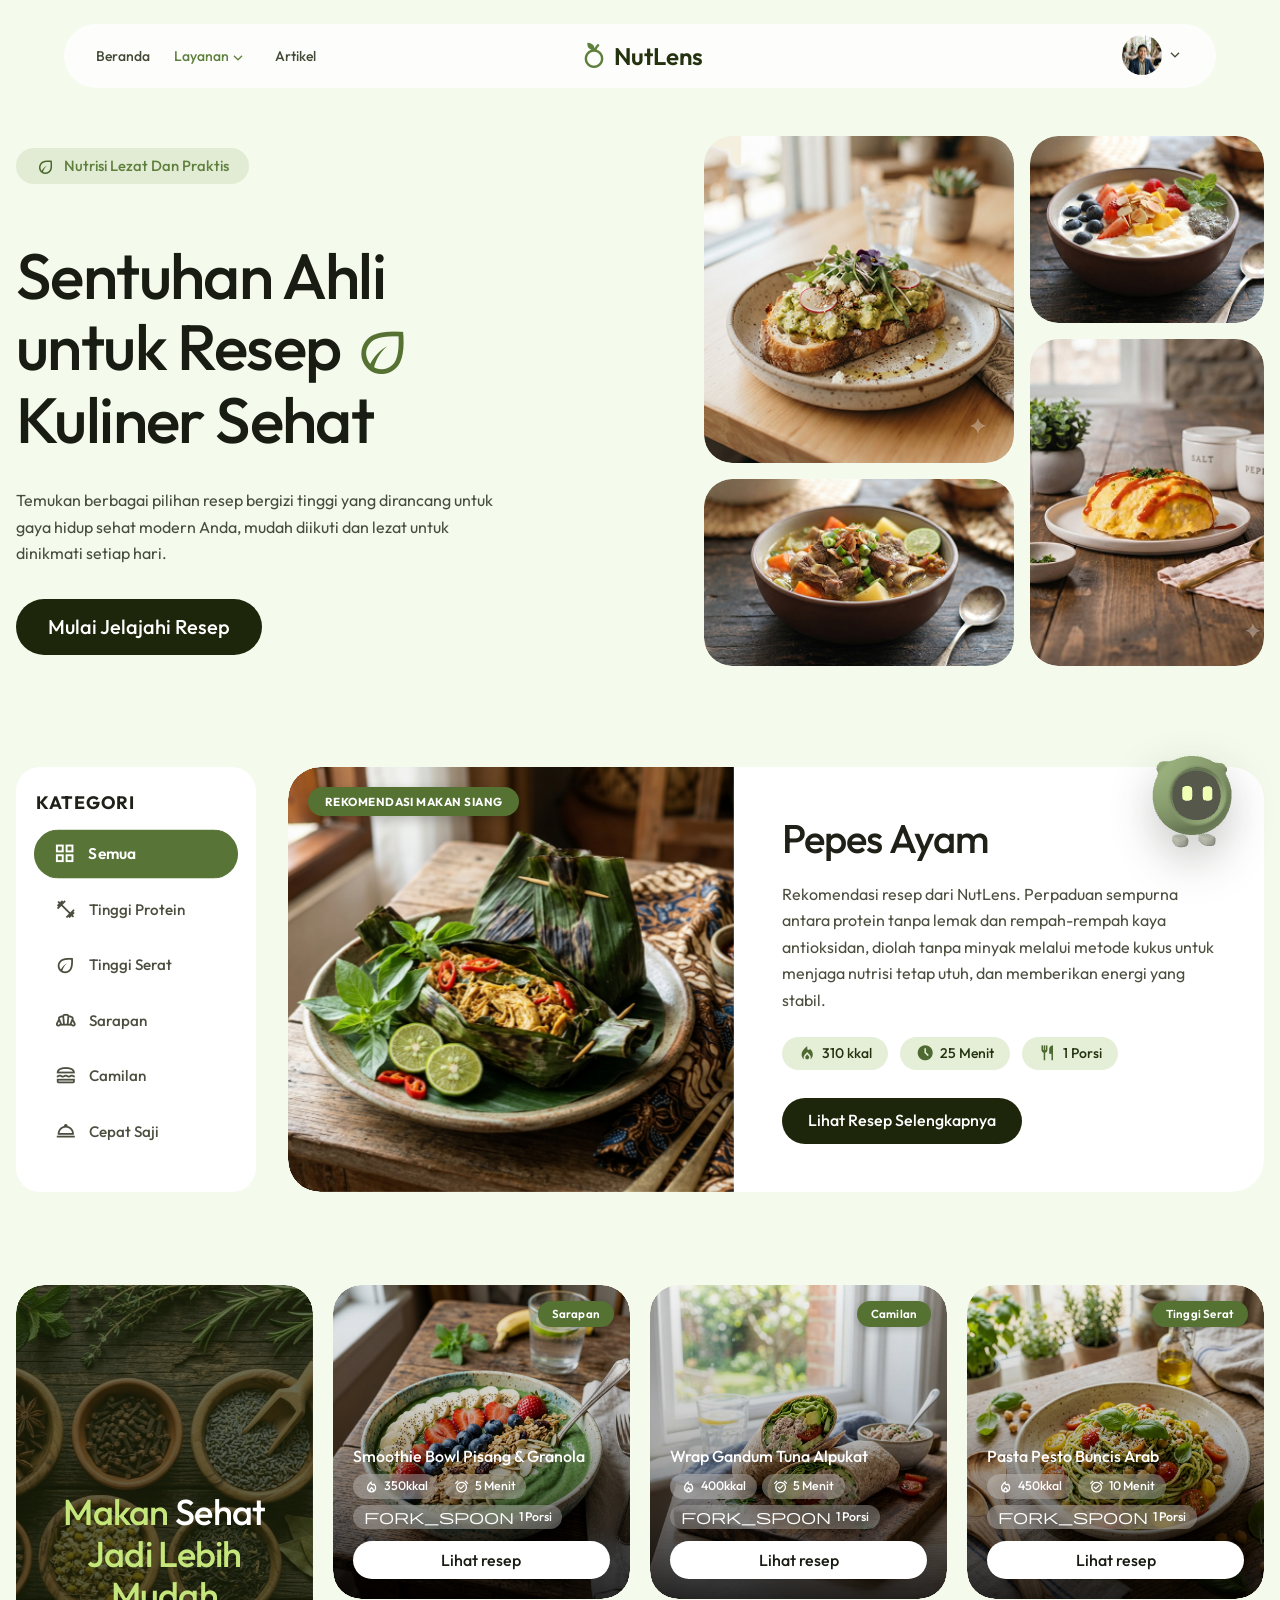
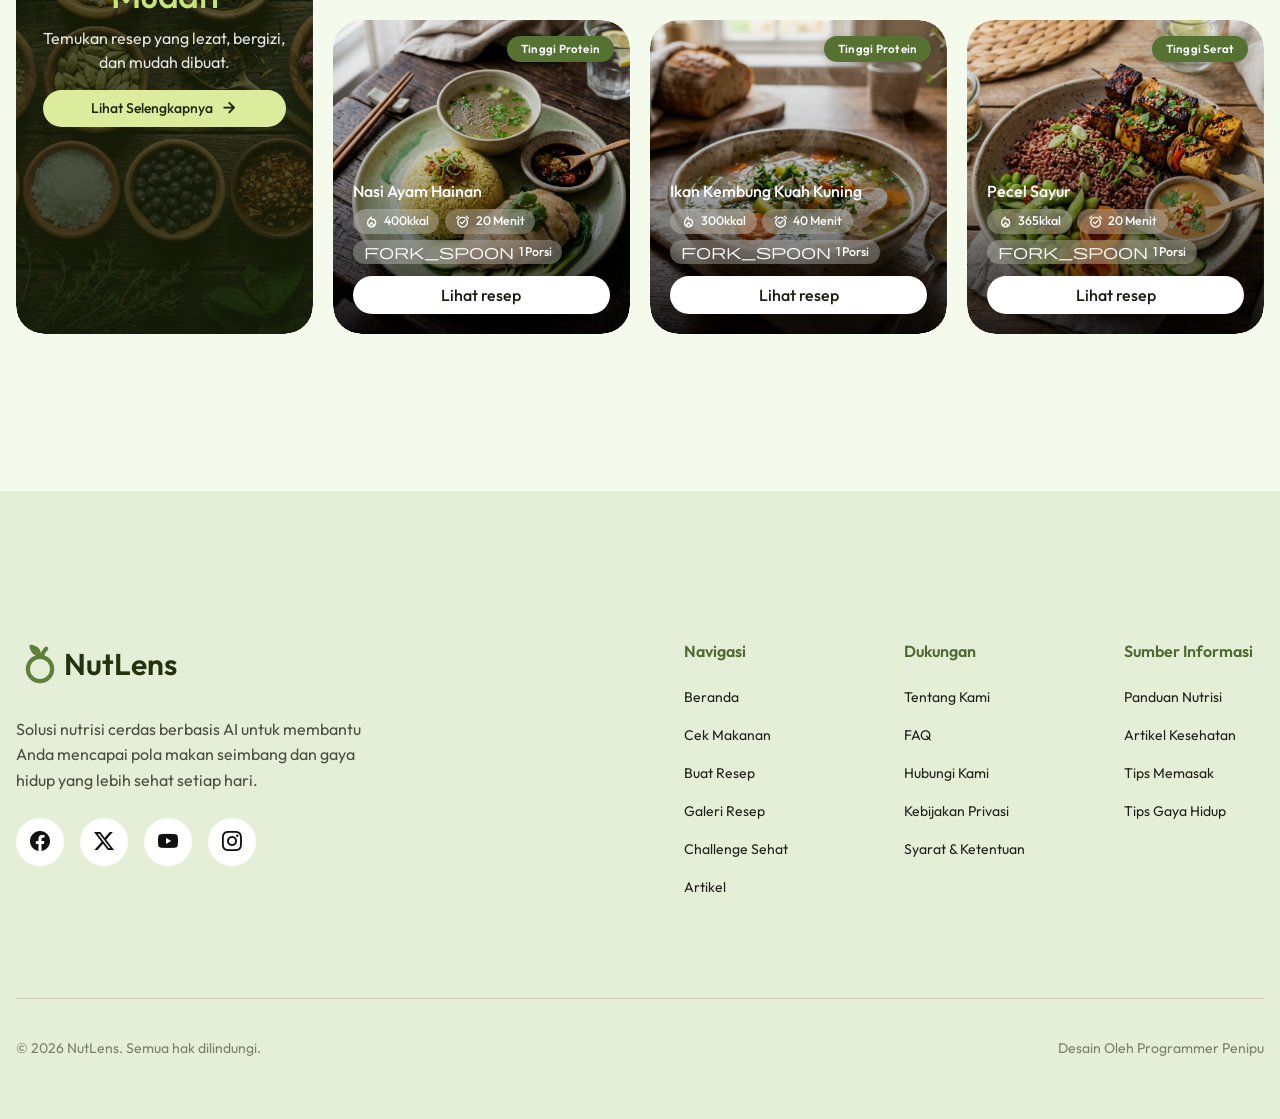
<file: assets/pages/resep-galeri.html>
<!doctype html>
<html lang="id">
  <head>
    <meta charset="UTF-8" />
    <meta name="viewport" content="width=device-width, initial-scale=1" />
    <meta
      name="description"
      content="Temukan inspirasi resep sehat, lezat, dan bernutrisi seimbang lengkap dengan takaran kalori, makronutrien, serta panduan memasak bersama NutLens."
    />
    <title>Galeri Resep Sehat | NutLens</title>
    <script src="../js/reveal-bootstrap.js"></script>
    <link rel="preconnect" href="https://fonts.googleapis.com" />
    <link rel="preconnect" href="https://fonts.gstatic.com" crossorigin />
    <link
      rel="stylesheet"
      href="https://fonts.googleapis.com/css2?family=Material+Symbols+Outlined:opsz,wght,FILL,GRAD@20..48,100..700,0..1,-50..200&family=Outfit:wght@100..900&display=swap"
    />
    <link
      rel="stylesheet"
      href="https://cdn.jsdelivr.net/npm/bootstrap-icons@1.13.1/font/bootstrap-icons.min.css"
    />
    <link rel="stylesheet" href="../css/global.css?v=2" />
    <link rel="stylesheet" href="../css/chat-widget.css" />
    <link rel="stylesheet" href="../css/resep-galeri.css" />
    <link rel="stylesheet" href="../css/recipe-card-cta.css" />
    <script type="module" src="../js/navbar.mjs?v=2"></script>
    <script type="module" src="../js/chat-widget.mjs?v=6"></script>
    <script type="module" src="../js/profile-dropdown.mjs"></script>
    <script type="module" src="../js/mobile-navigation.mjs"></script>
    <script type="module" src="../js/scroll-reveal.mjs"></script>
    <script type="module" src="../js/resep-galeri.mjs"></script>
  </head>
  <body>
    <a class="visually-hidden" href="#main-content">Lewati ke konten utama</a>

    <!-- Floating Sticky Navbar -->
    <nav
      class="nutlens-navbar"
      aria-label="Navigasi utama"
      data-mobile-navigation
    >
      <div class="navbar-container">
        <ul class="navbar-menu">
          <li><a href="../../index.html">Beranda</a></li>
          <li>
            <div class="navbar-services" data-services-dropdown>
              <button
                class="navbar-services-toggle is-active"
                type="button"
                aria-expanded="false"
                aria-controls="services-menu"
              >
                Layanan
                <span class="material-symbols-outlined" aria-hidden="true"
                  >expand_more</span
                >
              </button>
              <ul id="services-menu" class="navbar-submenu" hidden>
                <li>
                  <a href="cek-makanan.html">
                    <span
                      class="navbar-submenu-icon navbar-submenu-icon-check material-symbols-outlined"
                      aria-hidden="true"
                    >
                      nutrition
                    </span>
                    <span class="navbar-submenu-copy">
                      <span class="navbar-submenu-title">Analisis Gizi</span>
                      <span class="navbar-submenu-description">
                        Analisis nutrisi dari makananmu
                      </span>
                    </span>
                  </a>
                </li>
                <li>
                  <a href="resep-galeri.html" aria-current="page">
                    <span
                      class="navbar-submenu-icon navbar-submenu-icon-gallery material-symbols-outlined"
                      aria-hidden="true"
                    >
                      menu_book
                    </span>
                    <span class="navbar-submenu-copy">
                      <span class="navbar-submenu-title">Resep Sehat</span>
                      <span class="navbar-submenu-description">
                        Temukan inspirasi resep sehat
                      </span>
                    </span>
                  </a>
                </li>
                <li>
                  <a href="buat-resep.html">
                    <span
                      class="navbar-submenu-icon navbar-submenu-icon-recipe material-symbols-outlined"
                      aria-hidden="true"
                    >
                      restaurant_menu
                    </span>
                    <span class="navbar-submenu-copy">
                      <span class="navbar-submenu-title"
                        >Perencanaan Nutrisi</span
                      >
                      <span class="navbar-submenu-description">
                        Buat resep dari bahan yang tersedia
                      </span>
                    </span>
                  </a>
                </li>
                <li>
                  <a href="challenge-sehat.html">
                    <span
                      class="navbar-submenu-icon navbar-submenu-icon-challenge material-symbols-outlined"
                      aria-hidden="true"
                    >
                      emoji_events
                    </span>
                    <span class="navbar-submenu-copy">
                      <span class="navbar-submenu-title">Challenge Sehat</span>
                      <span class="navbar-submenu-description">
                        Ikuti tantangan hidup lebih sehat
                      </span>
                    </span>
                  </a>
                </li>
              </ul>
            </div>
          </li>
          <li><a href="artikel.html">Artikel</a></li>
        </ul>

        <div class="navbar-logo">
          <span class="material-symbols-outlined" aria-hidden="true"
            >nutrition</span
          >
          <a href="../../index.html" aria-label="NutLens, kembali ke beranda"
            >NutLens</a
          >
        </div>

        <div class="navbar-profile" data-profile-dropdown>
          <button
            class="navbar-profile-trigger"
            type="button"
            aria-expanded="false"
            aria-controls="profile-menu"
            aria-label="Buka menu profil Denny Pramana"
          >
            <img
              class="navbar-profile-avatar navbar-profile-avatar-trigger"
              src="../images/testimonial/Bang Raka.webp"
              alt=""
              width="40"
              height="40"
            />
            <span
              class="navbar-profile-chevron material-symbols-outlined"
              aria-hidden="true"
              >expand_more</span
            >
          </button>

          <div id="profile-menu" class="navbar-profile-panel" hidden inert>
            <div class="navbar-profile-identity">
              <img
                class="navbar-profile-avatar navbar-profile-avatar-panel"
                src="../images/testimonial/Bang Raka.webp"
                alt=""
                width="48"
                height="48"
              />
              <div class="navbar-profile-copy">
                <p class="navbar-profile-name">Denny Pramana</p>
                <p class="navbar-profile-email">denprama@email.com</p>
              </div>
            </div>
            <hr class="navbar-profile-divider" />
            <a class="navbar-profile-action" data-profile-link>
              <span class="material-symbols-outlined" aria-hidden="true"
                >person</span
              >
              <span>Profile</span>
            </a>
            <button
              class="navbar-profile-action"
              type="button"
              data-profile-logout
            >
              <span class="material-symbols-outlined" aria-hidden="true"
                >logout</span
              >
              <span>Logout</span>
            </button>
          </div>
        </div>

        <button
          class="mobile-nav-open"
          type="button"
          aria-label="Buka menu navigasi"
          aria-expanded="false"
          aria-controls="mobile-navigation"
        >
          <span class="material-symbols-outlined" aria-hidden="true">menu</span>
        </button>
      </div>

      <!-- Mobile Navigation Drawer -->
      <div class="mobile-nav" id="mobile-navigation" aria-hidden="true">
        <button
          class="mobile-nav-overlay"
          type="button"
          aria-label="Tutup menu navigasi"
          tabindex="-1"
        ></button>

        <aside
          class="mobile-nav-drawer"
          role="dialog"
          aria-modal="true"
          aria-labelledby="mobile-nav-title"
          inert
        >
          <header class="mobile-nav-header">
            <span class="mobile-nav-brand" aria-hidden="true">
              <span class="material-symbols-outlined">nutrition</span>
              <span>NutLens</span>
            </span>
            <h2 id="mobile-nav-title" class="visually-hidden">Menu NutLens</h2>
            <button
              class="mobile-nav-close"
              type="button"
              aria-label="Tutup menu navigasi"
            >
              <span class="material-symbols-outlined" aria-hidden="true"
                >close</span
              >
            </button>
          </header>

          <div class="mobile-nav-body">
            <section
              class="mobile-nav-section"
              aria-labelledby="mobile-account-title"
            >
              <h3 id="mobile-account-title" class="mobile-nav-section-title">
                Akun
              </h3>
              <a class="mobile-nav-account">
                <img
                  class="mobile-nav-avatar"
                  src="../images/testimonial/Bang Raka.webp"
                  alt=""
                  width="48"
                  height="48"
                />
                <span class="mobile-nav-account-text">
                  <strong>Denny Pramana</strong>
                  <span>Lihat profil saya</span>
                </span>
                <span class="material-symbols-outlined" aria-hidden="true"
                  >chevron_right</span
                >
              </a>
            </section>

            <section
              class="mobile-nav-section"
              aria-labelledby="mobile-navigation-title"
            >
              <h3 id="mobile-navigation-title" class="mobile-nav-section-title">
                Navigasi
              </h3>
              <nav aria-label="Navigasi mobile">
                <ul class="mobile-nav-list">
                  <li>
                    <a class="mobile-nav-item" href="../../index.html">
                      <span class="material-symbols-outlined" aria-hidden="true"
                        >home</span
                      >
                      <span>Beranda</span>
                    </a>
                  </li>
                  <li>
                    <button
                      class="mobile-nav-submenu-trigger"
                      type="button"
                      aria-expanded="false"
                      aria-controls="mobile-services-menu"
                    >
                      <span class="mobile-nav-item-main is-active">
                        <span
                          class="material-symbols-outlined"
                          aria-hidden="true"
                          >grid_view</span
                        >
                        <span>Layanan</span>
                      </span>
                      <span
                        class="material-symbols-outlined mobile-nav-submenu-icon"
                        aria-hidden="true"
                        >expand_more</span
                      >
                    </button>
                    <div
                      class="mobile-nav-submenu-shell"
                      id="mobile-services-menu"
                      aria-hidden="true"
                      inert
                    >
                      <ul class="mobile-nav-submenu">
                        <li>
                          <a href="cek-makanan.html">Analisis Gizi</a>
                        </li>
                        <li>
                          <a href="resep-galeri.html" aria-current="page"
                            >Resep Sehat</a
                          >
                        </li>
                        <li>
                          <a href="buat-resep.html">Perencanaan Nutrisi</a>
                        </li>
                        <li>
                          <a href="challenge-sehat.html">Challenge Sehat</a>
                        </li>
                      </ul>
                    </div>
                  </li>
                  <li>
                    <a class="mobile-nav-item" href="artikel.html">
                      <span class="material-symbols-outlined" aria-hidden="true"
                        >article</span
                      >
                      <span>Artikel</span>
                    </a>
                  </li>
                </ul>
              </nav>
            </section>
          </div>

          <div class="mobile-nav-footer">
            <button class="mobile-nav-logout" type="button">
              <span class="material-symbols-outlined" aria-hidden="true"
                >logout</span
              >
              <span>Logout</span>
            </button>
          </div>
        </aside>
      </div>
    </nav>

    <!-- Main Content Area -->
    <main id="main-content">
      <!-- Recipe Gallery Hero Section -->
      <section class="recipe-hero" aria-labelledby="recipe-hero-title">
        <div class="recipe-hero-container">
          <!-- Left Column: Copy & Call-to-Action -->
          <div class="recipe-hero-content">
            <div class="recipe-hero-badge" data-reveal="fade-up">
              <span class="material-symbols-outlined" aria-hidden="true"
                >eco</span
              >
              <span>Nutrisi Lezat Dan Praktis</span>
            </div>

            <h1
              class="recipe-hero-title"
              id="recipe-hero-title"
              data-reveal="fade-up"
              data-reveal-delay="100"
            >
              Sentuhan Ahli<br />
              untuk Resep
              <span
                class="recipe-hero-leaf-icon material-symbols-outlined"
                aria-hidden="true"
                >eco</span
              ><br />
              Kuliner Sehat
            </h1>

            <p
              class="recipe-hero-description"
              data-reveal="fade-up"
              data-reveal-delay="200"
            >
              Temukan berbagai pilihan resep bergizi tinggi yang dirancang untuk
              gaya hidup sehat modern Anda, mudah diikuti dan lezat untuk
              dinikmati setiap hari.
            </p>

            <a
              href="#recipe-showcase"
              class="hero-cta hero-cta-primary hero-cta-text-swap recipe-hero-cta"
              data-reveal="fade-up"
              data-reveal-delay="300"
            >
              <span class="hero-cta-label hero-cta-label-current"
                >Mulai Jelajahi Resep</span
              >
              <span
                class="hero-cta-label hero-cta-label-replacement"
                aria-hidden="true"
                >Mulai Jelajahi Resep</span
              >
            </a>
          </div>

          <!-- Right Column: Staggered Masonry Recipe Photo Grid -->
          <div
            class="recipe-hero-gallery"
            data-reveal="slide-left"
            data-reveal-delay="200"
          >
            <!-- Left Column: Tall on top (Avocado Toast), Short below (Rib Soup) -->
            <div class="recipe-hero-gallery-col">
              <div
                class="recipe-hero-photo-card recipe-hero-photo-card-left-top"
              >
                <img
                  src="../images/recipes/hero-avocado-toast.webp"
                  alt="Avocado Toast dengan keju feta dan lobak bernutrisi"
                  class="recipe-hero-photo"
                  loading="eager"
                />
              </div>
              <div
                class="recipe-hero-photo-card recipe-hero-photo-card-left-bottom"
              >
                <img
                  src="../images/recipes/hero-rib-soup.webp"
                  alt="Sop Iga Sapi hangat dengan wortel, kentang, dan jeruk nipis"
                  class="recipe-hero-photo"
                  loading="eager"
                />
              </div>
            </div>

            <!-- Right Column: Short on top (Smoothie Bowl), Tall below (Omurice) -->
            <div class="recipe-hero-gallery-col">
              <div
                class="recipe-hero-photo-card recipe-hero-photo-card-right-top"
              >
                <img
                  src="../images/recipes/hero-smoothie-bowl.webp"
                  alt="Smoothie Bowl buah beri, mangga, chia seed, dan almond kaya antioksidan"
                  class="recipe-hero-photo"
                  loading="eager"
                />
              </div>
              <div
                class="recipe-hero-photo-card recipe-hero-photo-card-right-bottom"
              >
                <img
                  src="../images/recipes/hero-omurice.webp"
                  alt="Omurice telur lembut dengan saus tomat bergizi"
                  class="recipe-hero-photo"
                  loading="eager"
                />
              </div>
            </div>
          </div>
        </div>
      </section>

      <!-- Recipe Showcase & Category Explorer Section (Reference Design) -->
      <section
        class="recipe-showcase"
        id="recipe-showcase"
        aria-labelledby="recipe-category-heading"
      >
        <div class="recipe-showcase-container">
          <!-- Left Sidebar: Categories Navigation -->
          <aside
            class="recipe-category-sidebar"
            aria-label="Kategori Resep"
            data-reveal="fade-up"
          >
            <h2 class="recipe-category-heading" id="recipe-category-heading">
              KATEGORI
            </h2>
            <nav class="recipe-category-nav" aria-label="Pilih Kategori Resep">
              <ul class="recipe-category-list">
                <li>
                  <button
                    type="button"
                    class="recipe-category-btn is-active"
                    data-recipe-category="semua"
                    aria-pressed="true"
                  >
                    <span class="material-symbols-outlined" aria-hidden="true"
                      >grid_view</span
                    >
                    <span>Semua</span>
                  </button>
                </li>
                <li>
                  <button
                    type="button"
                    class="recipe-category-btn"
                    data-recipe-category="protein"
                    aria-pressed="false"
                  >
                    <span class="material-symbols-outlined" aria-hidden="true"
                      >fitness_center</span
                    >
                    <span>Tinggi Protein</span>
                  </button>
                </li>
                <li>
                  <button
                    type="button"
                    class="recipe-category-btn"
                    data-recipe-category="serat"
                    aria-pressed="false"
                  >
                    <span class="material-symbols-outlined" aria-hidden="true"
                      >eco</span
                    >
                    <span>Tinggi Serat</span>
                  </button>
                </li>
                <li>
                  <button
                    type="button"
                    class="recipe-category-btn"
                    data-recipe-category="sarapan"
                    aria-pressed="false"
                  >
                    <span class="material-symbols-outlined" aria-hidden="true"
                      >bakery_dining</span
                    >
                    <span>Sarapan</span>
                  </button>
                </li>
                <li>
                  <button
                    type="button"
                    class="recipe-category-btn"
                    data-recipe-category="camilan"
                    aria-pressed="false"
                  >
                    <span class="material-symbols-outlined" aria-hidden="true"
                      >lunch_dining</span
                    >
                    <span>Camilan</span>
                  </button>
                </li>
                <li>
                  <button
                    type="button"
                    class="recipe-category-btn"
                    data-recipe-category="cepat-saji"
                    aria-pressed="false"
                  >
                    <span class="material-symbols-outlined" aria-hidden="true"
                      >room_service</span
                    >
                    <span>Cepat Saji</span>
                  </button>
                </li>
              </ul>
            </nav>
          </aside>

          <!-- Right Spotlight / Featured Recipe Card -->
          <article
            class="recipe-spotlight-card"
            id="recipe-spotlight-card"
            aria-labelledby="spotlight-title"
            data-reveal="fade-up"
            data-reveal-delay="150"
          >
            <!-- Media Preview -->
            <div class="recipe-spotlight-media">
              <span class="recipe-spotlight-badge" id="spotlight-badge">
                REKOMENDASI MAKAN SIANG
              </span>
              <img
                id="spotlight-image"
                class="recipe-spotlight-image"
                src="../images/recipes/pepes-ayam.jpg"
                alt="Pepes Ayam disajikan segar di atas daun pisang dengan rempah pilihan"
                width="520"
                height="440"
                loading="eager"
              />
            </div>

            <!-- Recipe Details -->
            <div class="recipe-spotlight-content">
              <h3 class="recipe-spotlight-title" id="spotlight-title">
                Pepes Ayam
              </h3>
              <p class="recipe-spotlight-desc" id="spotlight-desc">
                Rekomendasi resep dari NutLens. Perpaduan sempurna antara
                protein tanpa lemak dan rempah-rempah kaya antioksidan, diolah
                tanpa minyak melalui metode kukus untuk menjaga nutrisi tetap
                utuh, dan memberikan energi yang stabil.
              </p>

              <div
                class="recipe-spotlight-stats"
                aria-label="Informasi nutrisi dan penyajian"
              >
                <span class="recipe-spotlight-stat-chip">
                  <span class="material-symbols-outlined" aria-hidden="true"
                    >local_fire_department</span
                  >
                  <span id="spotlight-calories">310 kkal</span>
                </span>
                <span class="recipe-spotlight-stat-chip">
                  <span class="material-symbols-outlined" aria-hidden="true"
                    >schedule</span
                  >
                  <span id="spotlight-time">25 Menit</span>
                </span>
                <span class="recipe-spotlight-stat-chip">
                  <span class="material-symbols-outlined" aria-hidden="true"
                    >restaurant</span
                  >
                  <span id="spotlight-servings">1 Porsi</span>
                </span>
              </div>

              <a
                href="resep.html"
                class="hero-cta hero-cta-primary hero-cta-text-swap recipe-spotlight-cta"
              >
                <span class="hero-cta-label hero-cta-label-current"
                  >Lihat Resep Selengkapnya</span
                >
                <span
                  class="hero-cta-label hero-cta-label-replacement"
                  aria-hidden="true"
                  >Lihat Resep Selengkapnya</span
                >
              </a>
            </div>
          </article>
        </div>
      </section>

      <!-- Recipe Grid Collection Section (Reference Design) -->
      <section
        class="recipe-grid-section"
        id="recipe-grid-section"
        aria-labelledby="recipe-grid-title"
      >
        <div class="recipe-grid-section-container">
          <h2 id="recipe-grid-title" class="visually-hidden">
            Koleksi Resep Pilihan Sehat
          </h2>

          <div class="recipe-collection-grid">
            <!-- Col 1, Row 1: Promo Banner Card -->
            <div class="recipe-promo-card" data-reveal="fade-up">
              <div class="recipe-promo-card-bg">
                <img
                  src="../images/recipes/promo-herbs.jpg"
                  alt="Rempah dan herba alami NutLens"
                  class="recipe-promo-card-img"
                  loading="lazy"
                />
                <div class="recipe-promo-card-overlay"></div>
              </div>

              <div class="recipe-promo-card-content">
                <h3 class="recipe-promo-card-title">
                  <span class="recipe-promo-card-title-accent">Makan</span>
                  <span class="recipe-promo-card-title-white">Sehat</span><br />
                  <span class="recipe-promo-card-title-accent">Jadi Lebih</span
                  ><br />
                  <span class="recipe-promo-card-title-accent">Mudah</span>
                </h3>

                <p class="recipe-promo-card-desc">
                  Temukan resep yang lezat, bergizi, dan mudah dibuat.
                </p>

                <a
                  href="#recipe-showcase"
                  class="hero-cta hero-cta-secondary hero-cta-icon-focus recipe-promo-card-cta"
                >
                  <span class="hero-cta-text">Lihat Selengkapnya</span>
                  <span
                    class="hero-cta-icon hero-cta-icon-end material-symbols-outlined"
                    aria-hidden="true"
                    >arrow_forward</span
                  >
                  <span
                    class="hero-cta-icon hero-cta-icon-center material-symbols-outlined"
                    aria-hidden="true"
                    >arrow_forward</span
                  >
                </a>
              </div>
            </div>

            <!-- Col 2, Row 1: Smoothie Bowl Pisang & Granola -->
            <article
              class="recipe-overlay-card"
              data-reveal="fade-up"
              data-reveal-delay="100"
            >
              <div class="recipe-overlay-card-media">
                <img
                  src="../images/recipes/smoothie-bowl-green.jpg"
                  alt="Smoothie Bowl Pisang & Granola"
                  class="recipe-overlay-card-img"
                  loading="lazy"
                />
                <span class="recipe-overlay-card-badge">Sarapan</span>
                <div class="recipe-overlay-card-gradient"></div>
              </div>

              <div class="recipe-overlay-card-content">
                <h4 class="recipe-overlay-card-title">
                  Smoothie Bowl Pisang &amp; Granola
                </h4>

                <div
                  class="recipe-overlay-card-stats"
                  aria-label="Informasi nutrisi ringkas"
                >
                  <span class="recipe-overlay-card-stat">
                    <span class="material-symbols-outlined" aria-hidden="true"
                      >local_fire_department</span
                    >
                    <span>350kkal</span>
                  </span>
                  <span class="recipe-overlay-card-stat">
                    <span class="material-symbols-outlined" aria-hidden="true"
                      >alarm_on</span
                    >
                    <span>5 Menit</span>
                  </span>
                  <span class="recipe-overlay-card-stat">
                    <span class="material-symbols-outlined" aria-hidden="true"
                      >fork_spoon</span
                    >
                    <span>1 Porsi</span>
                  </span>
                </div>

                <a href="resep-detail.html" class="recipe-overlay-card-btn">
                  <span>Lihat resep</span>
                </a>
              </div>
            </article>

            <!-- Col 3, Row 1: Wrap Gandum Tuna Alpukat -->
            <article
              class="recipe-overlay-card"
              data-reveal="fade-up"
              data-reveal-delay="200"
            >
              <div class="recipe-overlay-card-media">
                <img
                  src="../images/recipes/wrap-tuna.jpg"
                  alt="Wrap Gandum Tuna Alpukat"
                  class="recipe-overlay-card-img"
                  loading="lazy"
                />
                <span class="recipe-overlay-card-badge">Camilan</span>
                <div class="recipe-overlay-card-gradient"></div>
              </div>

              <div class="recipe-overlay-card-content">
                <h4 class="recipe-overlay-card-title">
                  Wrap Gandum Tuna Alpukat
                </h4>

                <div
                  class="recipe-overlay-card-stats"
                  aria-label="Informasi nutrisi ringkas"
                >
                  <span class="recipe-overlay-card-stat">
                    <span class="material-symbols-outlined" aria-hidden="true"
                      >local_fire_department</span
                    >
                    <span>400kkal</span>
                  </span>
                  <span class="recipe-overlay-card-stat">
                    <span class="material-symbols-outlined" aria-hidden="true"
                      >alarm_on</span
                    >
                    <span>5 Menit</span>
                  </span>
                  <span class="recipe-overlay-card-stat">
                    <span class="material-symbols-outlined" aria-hidden="true"
                      >fork_spoon</span
                    >
                    <span>1 Porsi</span>
                  </span>
                </div>

                <a href="resep-detail.html" class="recipe-overlay-card-btn">
                  <span>Lihat resep</span>
                </a>
              </div>
            </article>

            <!-- Col 4, Row 1: Pasta Pesto Buncis Arab -->
            <article
              class="recipe-overlay-card"
              data-reveal="fade-up"
              data-reveal-delay="300"
            >
              <div class="recipe-overlay-card-media">
                <img
                  src="../images/recipes/pasta-pesto.jpg"
                  alt="Pasta Pesto Buncis Arab"
                  class="recipe-overlay-card-img"
                  loading="lazy"
                />
                <span class="recipe-overlay-card-badge">Tinggi Serat</span>
                <div class="recipe-overlay-card-gradient"></div>
              </div>

              <div class="recipe-overlay-card-content">
                <h4 class="recipe-overlay-card-title">
                  Pasta Pesto Buncis Arab
                </h4>

                <div
                  class="recipe-overlay-card-stats"
                  aria-label="Informasi nutrisi ringkas"
                >
                  <span class="recipe-overlay-card-stat">
                    <span class="material-symbols-outlined" aria-hidden="true"
                      >local_fire_department</span
                    >
                    <span>450kkal</span>
                  </span>
                  <span class="recipe-overlay-card-stat">
                    <span class="material-symbols-outlined" aria-hidden="true"
                      >alarm_on</span
                    >
                    <span>10 Menit</span>
                  </span>
                  <span class="recipe-overlay-card-stat">
                    <span class="material-symbols-outlined" aria-hidden="true"
                      >fork_spoon</span
                    >
                    <span>1 Porsi</span>
                  </span>
                </div>

                <a href="resep-detail.html" class="recipe-overlay-card-btn">
                  <span>Lihat resep</span>
                </a>
              </div>
            </article>

            <!-- Col 1, Row 2: Spacer for empty slot in row 2 -->
            <!-- <div class="recipe-grid-spacer" aria-hidden="true"></div> -->

            <!-- Col 2, Row 2: Nasi Ayam Hainan -->
            <article
              class="recipe-overlay-card"
              data-reveal="fade-up"
              data-reveal-delay="150"
            >
              <div class="recipe-overlay-card-media">
                <img
                  src="../images/recipes/nasi-ayam-hainan.jpg"
                  alt="Nasi Ayam Hainan"
                  class="recipe-overlay-card-img"
                  loading="lazy"
                />
                <span class="recipe-overlay-card-badge">Tinggi Protein</span>
                <div class="recipe-overlay-card-gradient"></div>
              </div>

              <div class="recipe-overlay-card-content">
                <h4 class="recipe-overlay-card-title">Nasi Ayam Hainan</h4>

                <div
                  class="recipe-overlay-card-stats"
                  aria-label="Informasi nutrisi ringkas"
                >
                  <span class="recipe-overlay-card-stat">
                    <span class="material-symbols-outlined" aria-hidden="true"
                      >local_fire_department</span
                    >
                    <span>400kkal</span>
                  </span>
                  <span class="recipe-overlay-card-stat">
                    <span class="material-symbols-outlined" aria-hidden="true"
                      >alarm_on</span
                    >
                    <span>20 Menit</span>
                  </span>
                  <span class="recipe-overlay-card-stat">
                    <span class="material-symbols-outlined" aria-hidden="true"
                      >fork_spoon</span
                    >
                    <span>1 Porsi</span>
                  </span>
                </div>

                <a href="resep-detail.html" class="recipe-overlay-card-btn">
                  <span>Lihat resep</span>
                </a>
              </div>
            </article>

            <!-- Col 3, Row 2: Ikan Kembung Kuah Kuning -->
            <article
              class="recipe-overlay-card"
              data-reveal="fade-up"
              data-reveal-delay="250"
            >
              <div class="recipe-overlay-card-media">
                <img
                  src="../images/recipes/ikan-kuah-kuning.jpg"
                  alt="Ikan Kembung Kuah Kuning"
                  class="recipe-overlay-card-img"
                  loading="lazy"
                />
                <span class="recipe-overlay-card-badge">Tinggi Protein</span>
                <div class="recipe-overlay-card-gradient"></div>
              </div>

              <div class="recipe-overlay-card-content">
                <h4 class="recipe-overlay-card-title">
                  Ikan Kembung Kuah Kuning
                </h4>

                <div
                  class="recipe-overlay-card-stats"
                  aria-label="Informasi nutrisi ringkas"
                >
                  <span class="recipe-overlay-card-stat">
                    <span class="material-symbols-outlined" aria-hidden="true"
                      >local_fire_department</span
                    >
                    <span>300kkal</span>
                  </span>
                  <span class="recipe-overlay-card-stat">
                    <span class="material-symbols-outlined" aria-hidden="true"
                      >alarm_on</span
                    >
                    <span>40 Menit</span>
                  </span>
                  <span class="recipe-overlay-card-stat">
                    <span class="material-symbols-outlined" aria-hidden="true"
                      >fork_spoon</span
                    >
                    <span>1 Porsi</span>
                  </span>
                </div>

                <a href="resep-detail.html" class="recipe-overlay-card-btn">
                  <span>Lihat resep</span>
                </a>
              </div>
            </article>

            <!-- Col 4, Row 2: Pecel Sayur -->
            <article
              class="recipe-overlay-card"
              data-reveal="fade-up"
              data-reveal-delay="350"
            >
              <div class="recipe-overlay-card-media">
                <img
                  src="../images/recipes/pecel-sayur.jpg"
                  alt="Pecel Sayur"
                  class="recipe-overlay-card-img"
                  loading="lazy"
                />
                <span class="recipe-overlay-card-badge">Tinggi Serat</span>
                <div class="recipe-overlay-card-gradient"></div>
              </div>

              <div class="recipe-overlay-card-content">
                <h4 class="recipe-overlay-card-title">Pecel Sayur</h4>

                <div
                  class="recipe-overlay-card-stats"
                  aria-label="Informasi nutrisi ringkas"
                >
                  <span class="recipe-overlay-card-stat">
                    <span class="material-symbols-outlined" aria-hidden="true"
                      >local_fire_department</span
                    >
                    <span>365kkal</span>
                  </span>
                  <span class="recipe-overlay-card-stat">
                    <span class="material-symbols-outlined" aria-hidden="true"
                      >alarm_on</span
                    >
                    <span>20 Menit</span>
                  </span>
                  <span class="recipe-overlay-card-stat">
                    <span class="material-symbols-outlined" aria-hidden="true"
                      >fork_spoon</span
                    >
                    <span>1 Porsi</span>
                  </span>
                </div>

                <a href="resep-detail.html" class="recipe-overlay-card-btn">
                  <span>Lihat resep</span>
                </a>
              </div>
            </article>
          </div>
        </div>
      </section>
    </main>

    <!-- Site Footer -->
    <footer class="site-footer">
      <div class="site-footer-container">
        <div class="site-footer-main">
          <div
            class="site-footer-brand"
            data-reveal="fade-up"
            data-reveal-delay="100"
          >
            <a
              class="site-footer-brand-link"
              href="../../index.html"
              aria-label="NutLens, kembali ke beranda"
            >
              <span class="material-symbols-outlined" aria-hidden="true">
                nutrition
              </span>
              <span>NutLens</span>
            </a>
            <p class="site-footer-description">
              Solusi nutrisi cerdas berbasis AI untuk membantu Anda mencapai
              pola makan seimbang dan gaya hidup yang lebih sehat setiap hari.
            </p>

            <div class="site-footer-socials" aria-label="Media sosial NutLens">
              <a
                class="site-footer-social-link"
                aria-label="Kunjungi Facebook NutLens — belum tersedia"
                aria-disabled="true"
                tabindex="-1"
              >
                <i class="bi bi-facebook" aria-hidden="true"></i>
              </a>
              <a
                class="site-footer-social-link"
                aria-label="Kunjungi X NutLens — belum tersedia"
                aria-disabled="true"
                tabindex="-1"
              >
                <i class="bi bi-twitter-x" aria-hidden="true"></i>
              </a>
              <a
                class="site-footer-social-link"
                aria-label="Kunjungi YouTube NutLens — belum tersedia"
                aria-disabled="true"
                tabindex="-1"
              >
                <i class="bi bi-youtube" aria-hidden="true"></i>
              </a>
              <a
                class="site-footer-social-link"
                aria-label="Kunjungi Instagram NutLens — belum tersedia"
                aria-disabled="true"
                tabindex="-1"
              >
                <i class="bi bi-instagram" aria-hidden="true"></i>
              </a>
            </div>
          </div>

          <div
            class="site-footer-navigation"
            data-reveal="fade-up"
            data-reveal-delay="250"
          >
            <nav aria-labelledby="footer-navigation-title">
              <h2 id="footer-navigation-title" class="site-footer-nav-title">
                Navigasi
              </h2>
              <ul class="site-footer-nav-list">
                <li>
                  <a class="site-footer-link" href="../../index.html"
                    >Beranda</a
                  >
                </li>
                <li>
                  <a class="site-footer-link" href="cek-makanan.html"
                    >Cek Makanan</a
                  >
                </li>
                <li>
                  <a class="site-footer-link" href="buat-resep.html"
                    >Buat Resep</a
                  >
                </li>
                <li>
                  <a
                    class="site-footer-link"
                    href="resep-galeri.html"
                    aria-current="page"
                  >
                    Galeri Resep
                  </a>
                </li>
                <li>
                  <a class="site-footer-link" href="challenge-sehat.html"
                    >Challenge Sehat</a
                  >
                </li>
                <li>
                  <a class="site-footer-link" href="artikel.html">Artikel</a>
                </li>
              </ul>
            </nav>

            <nav aria-labelledby="footer-support-title">
              <h2 id="footer-support-title" class="site-footer-nav-title">
                Dukungan
              </h2>
              <ul class="site-footer-nav-list">
                <li>
                  <a
                    class="site-footer-link"
                    href="../../index.html#about-title"
                    >Tentang Kami</a
                  >
                </li>
                <li>
                  <a class="site-footer-link" href="../../index.html#faq-title"
                    >FAQ</a
                  >
                </li>
                <li>
                  <a
                    class="site-footer-link"
                    aria-label="Hubungi Kami belum tersedia"
                    aria-disabled="true"
                    tabindex="-1"
                  >
                    Hubungi Kami
                  </a>
                </li>
                <li>
                  <a
                    class="site-footer-link"
                    aria-label="Kebijakan Privasi belum tersedia"
                    aria-disabled="true"
                    tabindex="-1"
                  >
                    Kebijakan Privasi
                  </a>
                </li>
                <li>
                  <a
                    class="site-footer-link"
                    aria-label="Syarat dan Ketentuan belum tersedia"
                    aria-disabled="true"
                    tabindex="-1"
                  >
                    Syarat &amp; Ketentuan
                  </a>
                </li>
              </ul>
            </nav>

            <nav aria-labelledby="footer-resources-title">
              <h2 id="footer-resources-title" class="site-footer-nav-title">
                Sumber Informasi
              </h2>
              <ul class="site-footer-nav-list">
                <li>
                  <a
                    class="site-footer-link"
                    aria-label="Panduan Nutrisi belum tersedia"
                    aria-disabled="true"
                    tabindex="-1"
                  >
                    Panduan Nutrisi
                  </a>
                </li>
                <li>
                  <a class="site-footer-link" href="artikel.html"
                    >Artikel Kesehatan</a
                  >
                </li>
                <li>
                  <a
                    class="site-footer-link"
                    aria-label="Tips Memasak belum tersedia"
                    aria-disabled="true"
                    tabindex="-1"
                  >
                    Tips Memasak
                  </a>
                </li>
                <li>
                  <a
                    class="site-footer-link"
                    aria-label="Tips Gaya Hidup belum tersedia"
                    aria-disabled="true"
                    tabindex="-1"
                  >
                    Tips Gaya Hidup
                  </a>
                </li>
              </ul>
            </nav>
          </div>
        </div>

        <div class="site-footer-divider" aria-hidden="true"></div>

        <div
          class="site-footer-bottom"
          data-reveal="fade-up"
          data-reveal-delay="350"
        >
          <p>© 2026 NutLens. Semua hak dilindungi.</p>
          <p>Desain Oleh Programmer Penipu</p>
        </div>
      </div>
    </footer>
  </body>
</html>
</file>
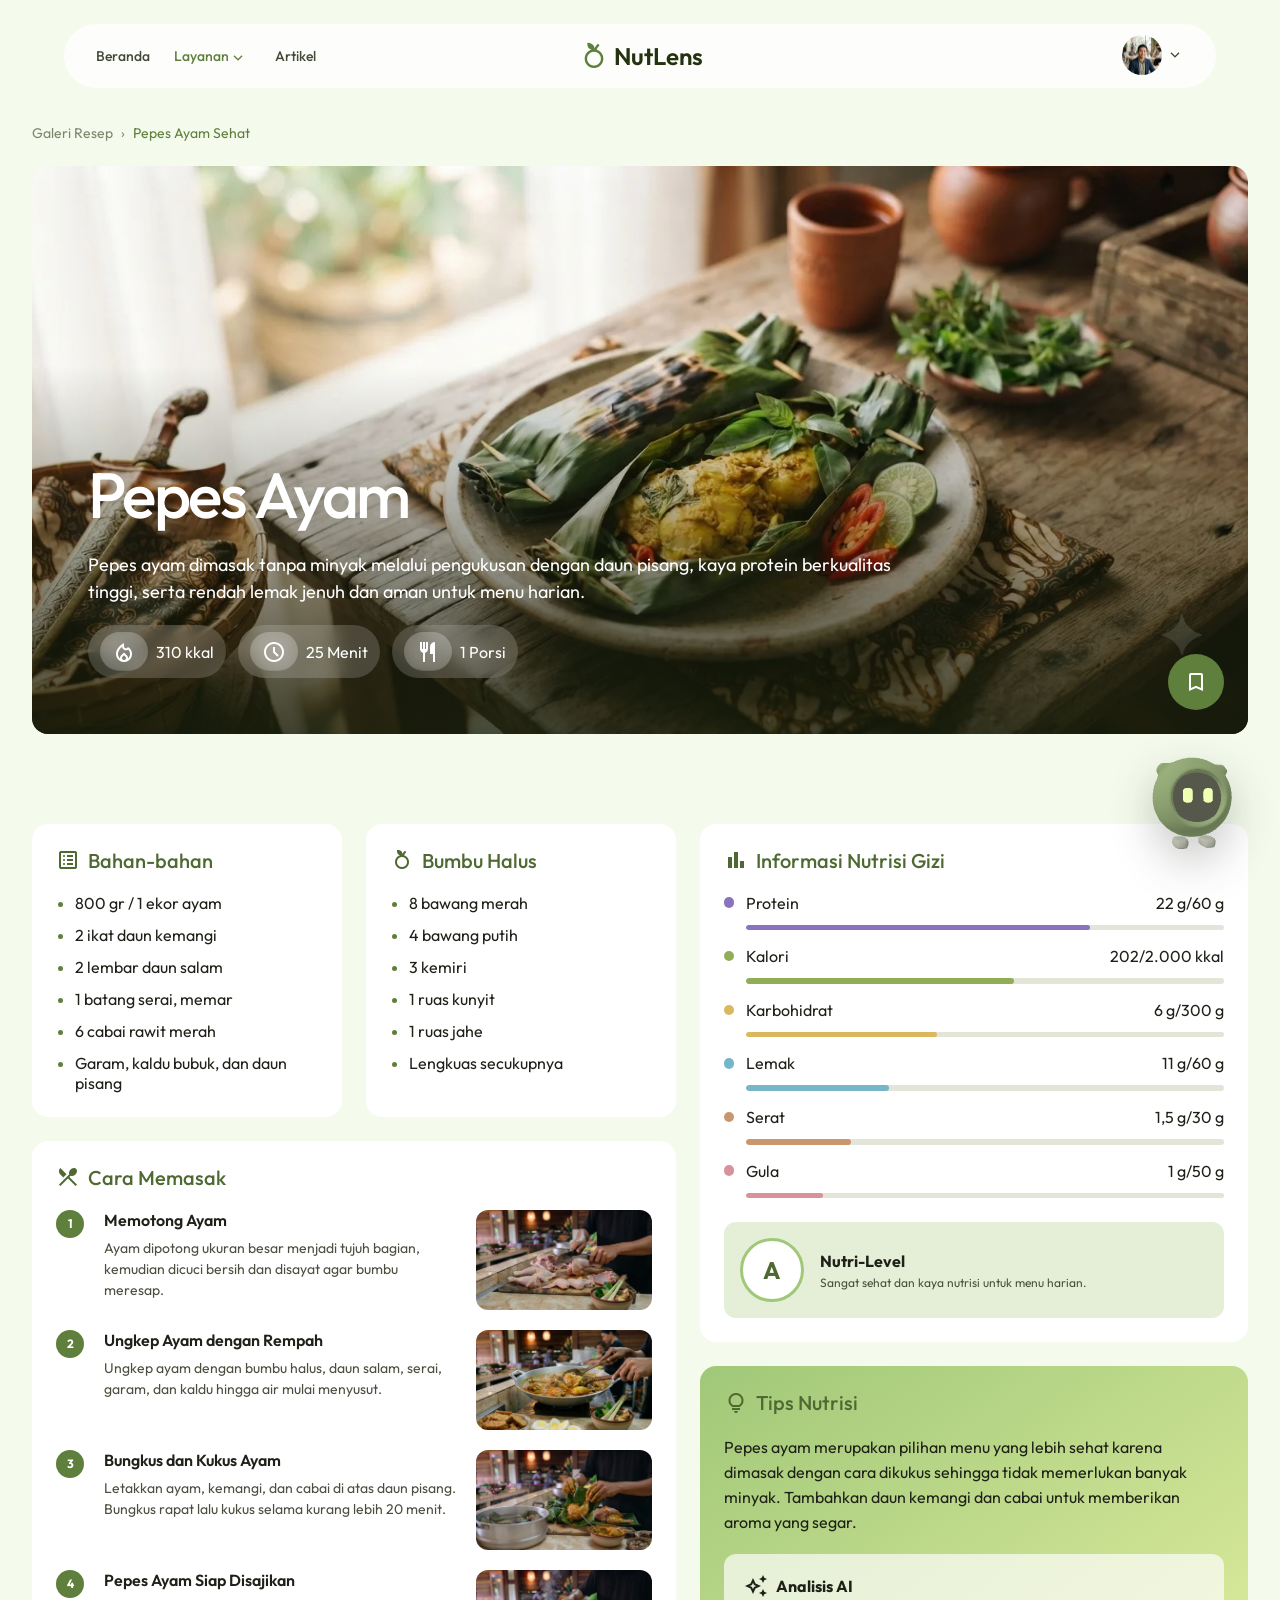
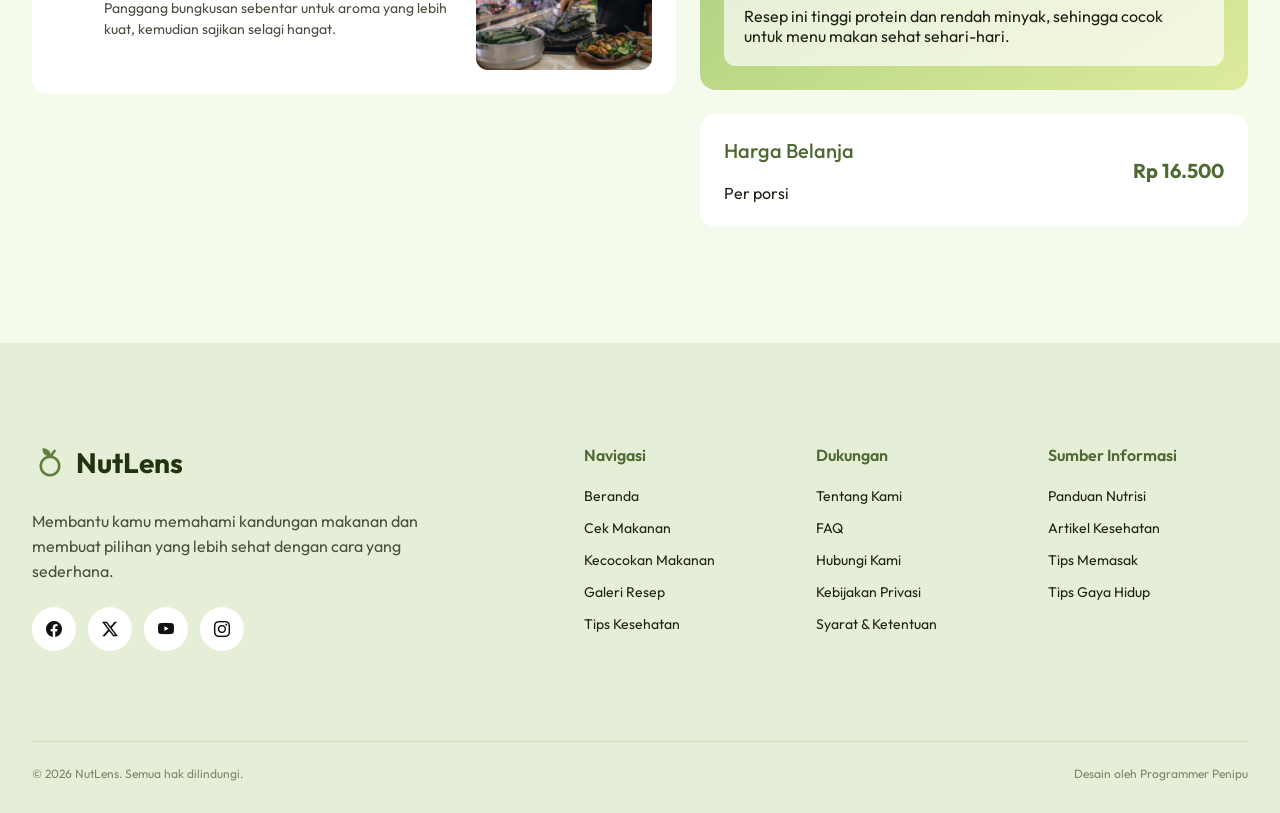
<file: assets/pages/resep.html>
<!doctype html>
<html lang="id">
  <head>
    <meta charset="UTF-8" />
    <meta name="viewport" content="width=device-width, initial-scale=1" />
    <meta
      name="description"
      content="Detail resep Pepes Ayam sehat lengkap dengan bahan, langkah memasak, informasi gizi, dan tips nutrisi."
    />
    <title>Pepes Ayam Sehat | NutLens</title>
    <link rel="preconnect" href="https://fonts.googleapis.com" />
    <link rel="preconnect" href="https://fonts.gstatic.com" crossorigin />
    <link
      rel="stylesheet"
      href="https://fonts.googleapis.com/css2?family=Material+Symbols+Outlined:opsz,wght,FILL,GRAD@20..48,100..700,0..1,-50..200&amp;family=Outfit:wght@100..900&amp;display=swap"
    />
    <link
      rel="stylesheet"
      href="https://cdn.jsdelivr.net/npm/bootstrap-icons@1.13.1/font/bootstrap-icons.min.css"
    />
    <link rel="stylesheet" href="../css/global.css?v=2" />
    <link rel="stylesheet" href="../css/chat-widget.css" />
    <link rel="stylesheet" href="../css/feature-pages.css" />
    <link rel="stylesheet" href="../css/resep-detail.css" />
    <script type="module" src="../js/navbar.mjs?v=2"></script>
    <script type="module" src="../js/profile-dropdown.mjs"></script>
    <script type="module" src="../js/mobile-navigation.mjs"></script>
    <script type="module" src="../js/chat-widget.mjs?v=6"></script>
    <script type="module" src="../js/resep-detail.mjs"></script>
  </head>
  <body class="feature-page">
    <a class="visually-hidden" href="#main-content">Lewati ke konten utama</a>

    <nav
      class="nutlens-navbar"
      aria-label="Navigasi utama"
      data-mobile-navigation
    >
      <div class="navbar-container">
        <ul class="navbar-menu">
          <li><a href="../../index.html">Beranda</a></li>
          <li>
            <div class="navbar-services" data-services-dropdown>
              <button
                class="navbar-services-toggle is-active"
                type="button"
                aria-expanded="false"
                aria-controls="services-menu"
              >
                Layanan<span
                  class="material-symbols-outlined"
                  aria-hidden="true"
                  >expand_more</span
                >
              </button>
              <ul id="services-menu" class="navbar-submenu" hidden>
                <li>
                  <a href="cek-makanan.html"
                    ><span
                      class="navbar-submenu-icon navbar-submenu-icon-check material-symbols-outlined"
                      aria-hidden="true"
                      >nutrition</span
                    ><span class="navbar-submenu-copy"
                      ><span class="navbar-submenu-title">Analisis Gizi</span
                      ><span class="navbar-submenu-description"
                        >Analisis nutrisi dari makananmu</span
                      ></span
                    ></a
                  >
                </li>
                <li>
                  <a href="resep-galeri.html" aria-current="page"
                    ><span
                      class="navbar-submenu-icon navbar-submenu-icon-gallery material-symbols-outlined"
                      aria-hidden="true"
                      >menu_book</span
                    ><span class="navbar-submenu-copy"
                      ><span class="navbar-submenu-title">Resep Sehat</span
                      ><span class="navbar-submenu-description"
                        >Temukan inspirasi resep sehat</span
                      ></span
                    ></a
                  >
                </li>
                <li>
                  <a href="buat-resep.html"
                    ><span
                      class="navbar-submenu-icon navbar-submenu-icon-recipe material-symbols-outlined"
                      aria-hidden="true"
                      >restaurant_menu</span
                    ><span class="navbar-submenu-copy"
                      ><span class="navbar-submenu-title"
                        >Perencanaan Nutrisi</span
                      ><span class="navbar-submenu-description"
                        >Buat resep dari bahan yang tersedia</span
                      ></span
                    ></a
                  >
                </li>
                <li>
                  <a href="challenge-sehat.html"
                    ><span
                      class="navbar-submenu-icon navbar-submenu-icon-challenge material-symbols-outlined"
                      aria-hidden="true"
                      >emoji_events</span
                    ><span class="navbar-submenu-copy"
                      ><span class="navbar-submenu-title">Challenge Sehat</span
                      ><span class="navbar-submenu-description"
                        >Ikuti tantangan hidup lebih sehat</span
                      ></span
                    ></a
                  >
                </li>
              </ul>
            </div>
          </li>
          <li><a href="artikel.html">Artikel</a></li>
        </ul>
        <div class="navbar-logo">
          <span class="material-symbols-outlined" aria-hidden="true"
            >nutrition</span
          ><a href="../../index.html" aria-label="NutLens, kembali ke beranda"
            >NutLens</a
          >
        </div>
        <div class="navbar-profile" data-profile-dropdown>
          <button
            class="navbar-profile-trigger"
            type="button"
            aria-expanded="false"
            aria-controls="profile-menu"
            aria-label="Buka menu profil Denny Pramana"
          >
            <img
              class="navbar-profile-avatar navbar-profile-avatar-trigger"
              src="../images/testimonial/Bang Raka.webp"
              alt=""
              width="40"
              height="40"
            /><span
              class="navbar-profile-chevron material-symbols-outlined"
              aria-hidden="true"
              >expand_more</span
            >
          </button>
          <div id="profile-menu" class="navbar-profile-panel" hidden inert>
            <div class="navbar-profile-identity">
              <img
                class="navbar-profile-avatar navbar-profile-avatar-panel"
                src="../images/testimonial/Bang Raka.webp"
                alt=""
                width="48"
                height="48"
              />
              <div class="navbar-profile-copy">
                <p class="navbar-profile-name">Denny Pramana</p>
                <p class="navbar-profile-email">denprama@email.com</p>
              </div>
            </div>
            <hr class="navbar-profile-divider" />
            <a class="navbar-profile-action" data-profile-link
              ><span class="material-symbols-outlined" aria-hidden="true"
                >person</span
              ><span>Profile</span></a
            ><button
              class="navbar-profile-action"
              type="button"
              data-profile-logout
            >
              <span class="material-symbols-outlined" aria-hidden="true"
                >logout</span
              ><span>Logout</span>
            </button>
          </div>
        </div>
        <button
          class="mobile-nav-open"
          type="button"
          aria-label="Buka menu navigasi"
          aria-expanded="false"
          aria-controls="mobile-navigation"
        >
          <span class="material-symbols-outlined" aria-hidden="true">menu</span>
        </button>
      </div>
      <div class="mobile-nav" id="mobile-navigation" aria-hidden="true">
        <button
          class="mobile-nav-overlay"
          type="button"
          aria-label="Tutup menu navigasi"
          tabindex="-1"
        ></button>
        <aside
          class="mobile-nav-drawer"
          role="dialog"
          aria-modal="true"
          aria-labelledby="mobile-nav-title"
          inert
        >
          <header class="mobile-nav-header">
            <span class="mobile-nav-brand" aria-hidden="true"
              ><span class="material-symbols-outlined">nutrition</span
              ><span>NutLens</span></span
            >
            <h2 id="mobile-nav-title" class="visually-hidden">Menu NutLens</h2>
            <button
              class="mobile-nav-close"
              type="button"
              aria-label="Tutup menu navigasi"
            >
              <span class="material-symbols-outlined" aria-hidden="true"
                >close</span
              >
            </button>
          </header>
          <div class="mobile-nav-body">
            <section
              class="mobile-nav-section"
              aria-labelledby="mobile-account-title"
            >
              <h3 id="mobile-account-title" class="mobile-nav-section-title">
                Akun
              </h3>
              <a class="mobile-nav-account"
                ><img
                  class="mobile-nav-avatar"
                  src="../images/testimonial/Bang Raka.webp"
                  alt=""
                  width="48"
                  height="48"
                /><span class="mobile-nav-account-text"
                  ><strong>Denny Pramana</strong
                  ><span>Lihat profil saya</span></span
                ><span class="material-symbols-outlined" aria-hidden="true"
                  >chevron_right</span
                ></a
              >
            </section>
            <section
              class="mobile-nav-section"
              aria-labelledby="mobile-navigation-title"
            >
              <h3 id="mobile-navigation-title" class="mobile-nav-section-title">
                Navigasi
              </h3>
              <nav aria-label="Navigasi mobile">
                <ul class="mobile-nav-list">
                  <li>
                    <a class="mobile-nav-item" href="../../index.html"
                      ><span class="material-symbols-outlined">home</span
                      ><span>Beranda</span></a
                    >
                  </li>
                  <li>
                    <button
                      class="mobile-nav-submenu-trigger"
                      type="button"
                      aria-expanded="false"
                      aria-controls="mobile-services-menu"
                    >
                      <span class="mobile-nav-item-main is-active"
                        ><span class="material-symbols-outlined">grid_view</span
                        ><span>Layanan</span></span
                      ><span
                        class="material-symbols-outlined mobile-nav-submenu-icon"
                        >expand_more</span
                      >
                    </button>
                    <div
                      class="mobile-nav-submenu-shell"
                      id="mobile-services-menu"
                      aria-hidden="true"
                      inert
                    >
                      <ul class="mobile-nav-submenu">
                        <li><a href="cek-makanan.html">Analisis Gizi</a></li>
                        <li>
                          <a href="resep-galeri.html" aria-current="page"
                            >Resep Sehat</a
                          >
                        </li>
                        <li>
                          <a href="buat-resep.html">Perencanaan Nutrisi</a>
                        </li>
                        <li>
                          <a href="challenge-sehat.html">Challenge Sehat</a>
                        </li>
                      </ul>
                    </div>
                  </li>
                  <li>
                    <a class="mobile-nav-item" href="artikel.html"
                      ><span class="material-symbols-outlined">article</span
                      ><span>Artikel</span></a
                    >
                  </li>
                </ul>
              </nav>
            </section>
          </div>
          <div class="mobile-nav-footer">
            <button class="mobile-nav-logout" type="button">
              <span class="material-symbols-outlined">logout</span
              ><span>Logout</span>
            </button>
          </div>
        </aside>
      </div>
    </nav>

    <main id="main-content" class="feature-main">
      <nav class="recipe-detail-breadcrumb" aria-label="Breadcrumb">
        <a href="resep-galeri.html">Galeri Resep</a
        ><span aria-hidden="true">›</span
        ><span aria-current="page">Pepes Ayam Sehat</span>
      </nav>

      <section class="recipe-detail-hero" aria-labelledby="recipe-detail-title">
        <img
          class="recipe-detail-hero-image"
          src="../images/recipe-detail/pepes-ayam.webp"
          alt="Pepes ayam di atas daun pisang dengan lalapan"
          width="1552"
          height="688"
          fetchpriority="high"
        />
        <div class="recipe-detail-hero-content">
          <h1 id="recipe-detail-title" class="recipe-detail-hero-title">
            Pepes Ayam
          </h1>
          <p class="recipe-detail-hero-description">
            Pepes ayam dimasak tanpa minyak melalui pengukusan dengan daun
            pisang, kaya protein berkualitas tinggi, serta rendah lemak jenuh
            dan aman untuk menu harian.
          </p>
          <div class="recipe-detail-hero-meta">
            <span
              ><span class="material-symbols-outlined" aria-hidden="true"
                >local_fire_department</span
              >310 kkal</span
            ><span
              ><span class="material-symbols-outlined" aria-hidden="true"
                >schedule</span
              >25 Menit</span
            ><span
              ><span class="material-symbols-outlined" aria-hidden="true"
                >restaurant</span
              >1 Porsi</span
            >
          </div>
        </div>
        <button
          class="recipe-bookmark"
          type="button"
          aria-label="Simpan resep"
          aria-pressed="false"
          data-recipe-bookmark
        >
          <span class="material-symbols-outlined" aria-hidden="true"
            >bookmark</span
          >
        </button>
      </section>

      <section
        class="recipe-detail-layout"
        aria-label="Detail resep Pepes Ayam"
      >
        <div class="recipe-detail-column">
          <div class="recipe-detail-pair">
            <article class="recipe-detail-card">
              <h2 class="recipe-detail-card-title">
                <span class="material-symbols-outlined">list_alt</span
                >Bahan-bahan
              </h2>
              <ul class="recipe-list">
                <li>800 gr / 1 ekor ayam</li>
                <li>2 ikat daun kemangi</li>
                <li>2 lembar daun salam</li>
                <li>1 batang serai, memar</li>
                <li>6 cabai rawit merah</li>
                <li>Garam, kaldu bubuk, dan daun pisang</li>
              </ul>
            </article>
            <article class="recipe-detail-card">
              <h2 class="recipe-detail-card-title">
                <span class="material-symbols-outlined">nutrition</span>Bumbu
                Halus
              </h2>
              <ul class="recipe-list">
                <li>8 bawang merah</li>
                <li>4 bawang putih</li>
                <li>3 kemiri</li>
                <li>1 ruas kunyit</li>
                <li>1 ruas jahe</li>
                <li>Lengkuas secukupnya</li>
              </ul>
            </article>
          </div>
          <article class="recipe-detail-card">
            <h2 class="recipe-detail-card-title">
              <span class="material-symbols-outlined">restaurant_menu</span>Cara
              Memasak
            </h2>
            <ol class="recipe-steps">
              <li class="recipe-step">
                <div>
                  <h3>Memotong Ayam</h3>
                  <p>
                    Ayam dipotong ukuran besar menjadi tujuh bagian, kemudian
                    dicuci bersih dan disayat agar bumbu meresap.
                  </p>
                </div>
                <img
                  src="../images/recipe-detail/step-1.webp"
                  alt="Menyiapkan potongan ayam"
                  width="760"
                  height="420"
                  loading="lazy"
                />
              </li>
              <li class="recipe-step">
                <div>
                  <h3>Ungkep Ayam dengan Rempah</h3>
                  <p>
                    Ungkep ayam dengan bumbu halus, daun salam, serai, garam,
                    dan kaldu hingga air mulai menyusut.
                  </p>
                </div>
                <img
                  src="../images/recipe-detail/step-2.webp"
                  alt="Mengungkep ayam dengan rempah"
                  width="760"
                  height="420"
                  loading="lazy"
                />
              </li>
              <li class="recipe-step">
                <div>
                  <h3>Bungkus dan Kukus Ayam</h3>
                  <p>
                    Letakkan ayam, kemangi, dan cabai di atas daun pisang.
                    Bungkus rapat lalu kukus selama kurang lebih 20 menit.
                  </p>
                </div>
                <img
                  src="../images/recipe-detail/step-3.webp"
                  alt="Membungkus ayam dengan daun pisang"
                  width="760"
                  height="420"
                  loading="lazy"
                />
              </li>
              <li class="recipe-step">
                <div>
                  <h3>Pepes Ayam Siap Disajikan</h3>
                  <p>
                    Panggang bungkusan sebentar untuk aroma yang lebih kuat,
                    kemudian sajikan selagi hangat.
                  </p>
                </div>
                <img
                  src="../images/recipe-detail/step-4.webp"
                  alt="Pepes ayam siap disajikan"
                  width="760"
                  height="420"
                  loading="lazy"
                />
              </li>
            </ol>
          </article>
        </div>

        <div class="recipe-detail-column">
          <article class="recipe-detail-card">
            <h2 class="recipe-detail-card-title">
              <span class="material-symbols-outlined">bar_chart</span>Informasi
              Nutrisi Gizi
            </h2>
            <dl class="nutrition-list">
              <div
                class="nutrition-row"
                style="--dot-color: #8b72be; --value: 72%"
              >
                <span class="nutrition-row-dot"></span>
                <dt>Protein</dt>
                <dd>22 g/60 g</dd>
                <div class="nutrition-row-bar"><span></span></div>
              </div>
              <div
                class="nutrition-row"
                style="--dot-color: #91ad55; --value: 56%"
              >
                <span class="nutrition-row-dot"></span>
                <dt>Kalori</dt>
                <dd>202/2.000 kkal</dd>
                <div class="nutrition-row-bar"><span></span></div>
              </div>
              <div
                class="nutrition-row"
                style="--dot-color: #dab85d; --value: 40%"
              >
                <span class="nutrition-row-dot"></span>
                <dt>Karbohidrat</dt>
                <dd>6 g/300 g</dd>
                <div class="nutrition-row-bar"><span></span></div>
              </div>
              <div
                class="nutrition-row"
                style="--dot-color: #75b7c8; --value: 30%"
              >
                <span class="nutrition-row-dot"></span>
                <dt>Lemak</dt>
                <dd>11 g/60 g</dd>
                <div class="nutrition-row-bar"><span></span></div>
              </div>
              <div
                class="nutrition-row"
                style="--dot-color: #c99671; --value: 22%"
              >
                <span class="nutrition-row-dot"></span>
                <dt>Serat</dt>
                <dd>1,5 g/30 g</dd>
                <div class="nutrition-row-bar"><span></span></div>
              </div>
              <div
                class="nutrition-row"
                style="--dot-color: #d9919b; --value: 16%"
              >
                <span class="nutrition-row-dot"></span>
                <dt>Gula</dt>
                <dd>1 g/50 g</dd>
                <div class="nutrition-row-bar"><span></span></div>
              </div>
            </dl>
            <div class="nutrition-score">
              <span class="nutrition-score-grade">A</span>
              <div class="nutrition-score-content">
                <strong>Nutri-Level</strong
                ><span>Sangat sehat dan kaya nutrisi untuk menu harian.</span>
              </div>
            </div>
          </article>
          <article class="recipe-detail-card nutrition-tips">
            <h2 class="recipe-detail-card-title">
              <span class="material-symbols-outlined">lightbulb</span>Tips
              Nutrisi
            </h2>
            <p>
              Pepes ayam merupakan pilihan menu yang lebih sehat karena dimasak
              dengan cara dikukus sehingga tidak memerlukan banyak minyak.
              Tambahkan daun kemangi dan cabai untuk memberikan aroma yang
              segar.
            </p>
            <div class="ai-analysis">
              <strong
                ><span class="material-symbols-outlined">auto_awesome</span
                >Analisis AI</strong
              ><span
                >Resep ini tinggi protein dan rendah minyak, sehingga cocok
                untuk menu makan sehat sehari-hari.</span
              >
            </div>
          </article>
          <article class="recipe-detail-card recipe-cost">
            <div>
              <h2 class="recipe-detail-card-title">Harga Belanja</h2>
              <span>Per porsi</span>
            </div>
            <strong>Rp 16.500</strong>
          </article>
        </div>
      </section>
    </main>

    <footer class="site-footer">
      <div class="site-footer-container">
        <div class="site-footer-main">
          <div>
            <a class="site-footer-brand-link" href="../../index.html"
              ><span class="material-symbols-outlined" aria-hidden="true"
                >nutrition</span
              ><span>NutLens</span></a
            >
            <p class="site-footer-description">
              Membantu kamu memahami kandungan makanan dan membuat pilihan yang
              lebih sehat dengan cara yang sederhana.
            </p>
            <div class="site-footer-socials" aria-label="Media sosial NutLens">
              <a
                class="site-footer-social-link"
                aria-label="Facebook"
                aria-disabled="true"
                ><i class="bi bi-facebook" aria-hidden="true"></i></a
              ><a
                class="site-footer-social-link"
                aria-label="Twitter"
                aria-disabled="true"
                ><i class="bi bi-twitter-x" aria-hidden="true"></i></a
              ><a
                class="site-footer-social-link"
                aria-label="YouTube"
                aria-disabled="true"
                ><i class="bi bi-youtube" aria-hidden="true"></i></a
              ><a
                class="site-footer-social-link"
                aria-label="Instagram"
                aria-disabled="true"
                ><i class="bi bi-instagram" aria-hidden="true"></i
              ></a>
            </div>
          </div>
          <div class="site-footer-navigation">
            <section>
              <h2 class="site-footer-nav-title">Navigasi</h2>
              <ul class="site-footer-nav-list">
                <li>
                  <a class="site-footer-link" href="../../index.html"
                    >Beranda</a
                  >
                </li>
                <li>
                  <a class="site-footer-link" href="cek-makanan.html"
                    >Cek Makanan</a
                  >
                </li>
                <li>
                  <a class="site-footer-link" href="buat-resep.html"
                    >Kecocokan Makanan</a
                  >
                </li>
                <li>
                  <a
                    class="site-footer-link"
                    href="resep-galeri.html"
                    aria-current="page"
                    >Galeri Resep</a
                  >
                </li>
                <li>
                  <a class="site-footer-link" href="challenge-sehat.html"
                    >Tips Kesehatan</a
                  >
                </li>
              </ul>
            </section>
            <section>
              <h2 class="site-footer-nav-title">Dukungan</h2>
              <ul class="site-footer-nav-list">
                <li>
                  <a
                    class="site-footer-link"
                    href="../../index.html#about-title"
                    >Tentang Kami</a
                  >
                </li>
                <li>
                  <a class="site-footer-link" href="../../index.html#faq-title"
                    >FAQ</a
                  >
                </li>
                <li>
                  <span class="site-footer-link" aria-disabled="true"
                    >Hubungi Kami</span
                  >
                </li>
                <li>
                  <span class="site-footer-link" aria-disabled="true"
                    >Kebijakan Privasi</span
                  >
                </li>
                <li>
                  <span class="site-footer-link" aria-disabled="true"
                    >Syarat &amp; Ketentuan</span
                  >
                </li>
              </ul>
            </section>
            <section>
              <h2 class="site-footer-nav-title">Sumber Informasi</h2>
              <ul class="site-footer-nav-list">
                <li>
                  <a class="site-footer-link" href="artikel.html"
                    >Panduan Nutrisi</a
                  >
                </li>
                <li>
                  <a class="site-footer-link" href="artikel.html"
                    >Artikel Kesehatan</a
                  >
                </li>
                <li>
                  <a class="site-footer-link" href="resep-galeri.html"
                    >Tips Memasak</a
                  >
                </li>
                <li>
                  <a class="site-footer-link" href="challenge-sehat.html"
                    >Tips Gaya Hidup</a
                  >
                </li>
              </ul>
            </section>
          </div>
        </div>
        <div class="site-footer-divider"></div>
        <div class="site-footer-bottom">
          <p>© 2026 NutLens. Semua hak dilindungi.</p>
          <p>Desain oleh Programmer Penipu</p>
        </div>
      </div>
    </footer>
  </body>
</html>
</file>
<file: assets/css/global.css>
:root {
  /* === Brand / Material-like Color Tokens === */
  --color-primary: #5f7f3c;
  --color-primary-hover: #4e6931;
  --color-primary-container: #a0c878;
  --color-primary-fixed: #ddeb9d;
  --color-primary-fixed-dim: #c9df7c;

  --color-on-primary: #ffffff;
  --color-on-primary-container: #24320f;
  --color-on-primary-fixed: #1d260b;
  --color-on-primary-fixed-variant: #49642a;

  --color-secondary: #6b7d33;
  --color-secondary-container: #ddeb9d;
  --color-secondary-fixed: #edf5bd;
  --color-secondary-fixed-dim: #ddeb9d;

  --color-on-secondary: #ffffff;
  --color-on-secondary-container: #2f3a12;
  --color-on-secondary-fixed: #1f2608;
  --color-on-secondary-fixed-variant: #596d23;

  --color-tertiary: #8a6f3c;
  --color-tertiary-container: #f1dfb8;
  --color-tertiary-fixed: #fff1cf;
  --color-tertiary-fixed-dim: #ecd59f;

  --color-on-tertiary: #ffffff;
  --color-on-tertiary-container: #33250a;
  --color-on-tertiary-fixed: #241900;
  --color-on-tertiary-fixed-variant: #6d5428;

  --color-error: #ba1a1a;
  --color-error-container: #ffdad6;
  --color-on-error: #ffffff;
  --color-on-error-container: #93000a;

  /* === Surface & Background === */
  --color-background: #F4FAEC;
  --color-on-background: #1f2118;

  --color-surface: #fffdf6;
  --color-surface-dim: #e4dfd1;
  --color-surface-bright: #fffdf6;

  --color-surface-container-lowest: #ffffff;
  --color-surface-container-low: #faf6e9;
  --color-surface-container: #f4efdf;
  --color-surface-container-high: #E5EFD7;
  --color-surface-container-highest: #e8e1ce;

  --color-on-surface: #1f2118;
  --color-on-surface-variant: #4c4f3f;

  --color-surface-variant: #ebe6d6;
  --color-surface-tint: #5f7f3c;

  /* === Outline === */
  --color-outline: #7c806b;
  --color-outline-variant: #cdc8b8;

  /* === Inverse === */
  --color-inverse-surface: #303126;
  --color-inverse-on-surface: #f5f1e4;
  --color-inverse-primary: #ddeb9d;

  /* === Additional UI Colors === */
  --color-white: #ffffff;
  --color-black: #111;

  --color-gray-50: #f9faf7;
  --color-gray-100: #f1f2eb;
  --color-gray-200: #e3e5d8;
  --color-gray-300: #cfd3bf;
  --color-gray-400: #aeb49a;
  --color-gray-500: #7d856b;
  --color-gray-600: #5f6651;
  --color-gray-700: #434a37;
  --color-gray-800: #2d3327;
  --color-gray-900: #1f2118;

  --color-green-50: #f8fbea;
  --color-green-100: #edf5bd;
  --color-green-200: #ddeb9d;
  --color-green-300: #c2db78;
  --color-green-400: #a0c878;
  --color-green-500: #82aa57;
  --color-green-600: #6f9446;
  --color-green-700: #5f8039;
  --color-green-800: #4d682f;
  --color-green-900: #33451f;

  --color-yellow-50: #fffbea;
  --color-yellow-100: #fff1b8;
  --color-yellow-500: #facc15;

  --color-orange-50: #fff7ed;
  --color-orange-100: #ffedd5;
  --color-orange-200: #fed7aa;
  --color-orange-300: #fdba74;
  --color-orange-400: #fb923c;
  --color-orange-500: #f97316;
  --color-orange-600: #ea580c;
  --color-orange-700: #c2410c;

  --color-red-50: #fef2f2;
  --color-red-100: #fee2e2;
  --color-red-500: #ef4444;
  --color-red-600: #dc2626;

  --color-blue-50: #eff6ff;
  --color-blue-100: #dbeafe;
  --color-blue-500: #3b82f6;
  --color-blue-600: #2563eb;

  /* === Semantic Status Colors === */
  --color-success: #6f9446;
  --color-success-container: #ddeb9d;
  --color-on-success-container: #24320f;

  --color-warning: #f97316;
  --color-warning-container: #ffedd5;
  --color-on-warning-container: #7c2d12;

  --color-danger: #dc2626;
  --color-danger-container: #fee2e2;
  --color-on-danger-container: #7f1d1d;

  --color-info: #3b82f6;
  --color-info-container: #dbeafe;
  --color-on-info-container: #1e3a8a;

  /* === Typography === */
  --font-family: 'Outfit', system-ui, -apple-system, sans-serif;

  /* Font Sizes */
  --font-size-display: 48px;
  --font-size-h1: 32px;
  --font-size-h2: 20px;
  --font-size-body-lg: 18px;
  --font-size-body-md: 16px;
  --font-size-label-bold: 14px;
  --font-size-label-sm: 12px;
  --font-size-xs: 10px;
  --font-size-sm: 14px;
  --font-size-lg: 18px;
  --font-size-xl: 20px;
  --font-size-2xl: 24px;
  --font-size-3xl: 30px;
  --font-size-5xl: 48px;

  /* Line Heights */
  --line-height-display: 1.1;
  --line-height-h1: 1.2;
  --line-height-h2: 1.3;
  --line-height-body-lg: 1.6;
  --line-height-body-md: 1.5;
  --line-height-label: 1.2;

  /* Letter Spacing */
  --letter-spacing-display: -0.04em;
  --letter-spacing-h1: -0.02em;
  --letter-spacing-h2: -0.01em;
  --letter-spacing-label-bold: 0.02em;
  --letter-spacing-label-sm: 0.04em;
  --letter-spacing-wider: 0.05em;
  --letter-spacing-widest: 0.1em;

  /* === Spacing === */
  --space-0: 0;
  --space-1: 0.25rem;
  --space-2: 0.5rem;
  --space-3: 0.75rem;
  --space-4: 1rem;
  --space-5: 1.25rem;
  --space-6: 1.5rem;
  --space-8: 2rem;
  --space-10: 2.5rem;
  --space-12: 3rem;
  --space-16: 4rem;
  --space-20: 5rem;
  --space-24: 6rem;

  --gutter-bento: 1.5rem;
  --cell-padding: 2rem;
  --stack-gap: 0.75rem;
  --inline-gap: 1rem;

  /* === Border Radius === */
  --radius-sm: 0.25rem;
  --radius-md: 0.5rem;
  --radius-lg: 0.75rem;
  --radius-xl: 1rem;
  --radius-2xl: 1.5rem;
  --radius-3xl: 2rem;
  --radius-full: 9999px;

  /* === Shadows === */
  --shadow-sm: 0 1px 2px rgba(31, 33, 24, 0.05);
  --shadow-md: 0 10px 30px rgba(31, 33, 24, 0.06);
  --shadow-lg: 0 16px 40px rgba(31, 33, 24, 0.08);
  --shadow-xl: 0 24px 60px rgba(31, 33, 24, 0.12);
  --shadow-2xl: 0 32px 80px rgba(31, 33, 24, 0.18);
  --shadow-bento: 0 10px 30px rgba(31, 33, 24, 0.06);

  /* === Transitions === */
  --transition-fast: 150ms ease;
  --transition-base: 200ms ease;
  --transition-medium: 300ms ease;
  --transition-slow: 500ms ease;
  --transition-spring: 200ms cubic-bezier(0.34, 1.56, 0.64, 1);

  /* === Layout === */
  --container-max: 1280px;
  --container-max-wide: 1440px;
  --navbar-height: 64px;
  --navbar-backdrop-blur: 0.75rem;
  --navbar-indicator-height: 0.125rem;
  --navbar-submenu-max-width: 48rem;
  --z-index-dropdown: 10;
  --z-index-mobile-nav: 2000;
}

*,
*::before,
*::after {
  box-sizing: border-box;
}

body {
  min-width: 20rem;
  margin: 0;
  color: var(--color-on-background);
  background-color: var(--color-background);
  font-family: var(--font-family);
}

a {
  color: inherit;
}

.visually-hidden {
  position: absolute;
  width: 1px;
  height: 1px;
  padding: 0;
  margin: -1px;
  overflow: hidden;
  clip: rect(0, 0, 0, 0);
  white-space: nowrap;
  border: 0;
}

/* ===== Navbar ===== */

.nutlens-navbar {
  position: sticky;
  top: 0;
  width: 100%;
  padding: var(--space-6) clamp(var(--space-4), 5vw, var(--space-20));
  z-index: var(--z-index-dropdown);
}

.navbar-container {
  position: relative;
  display: grid;
  grid-template-columns: 1fr auto 1fr;
  align-items: center;
  width: 100%;
  max-width: var(--container-max);
  min-height: var(--navbar-height);
  margin: 0 auto;
  padding: 0 var(--space-8);
  background-color: var(--color-surface-container-lowest);
  background-color: color-mix(in srgb, var(--color-white) 80%, transparent);
  border-radius: var(--radius-full);
  -webkit-backdrop-filter: blur(var(--navbar-backdrop-blur));
  backdrop-filter: blur(var(--navbar-backdrop-blur));
}

.navbar-menu,
.navbar-submenu {
  margin: 0;
  padding: 0;
  list-style: none;
}

.navbar-menu {
  display: flex;
  align-items: center;
  justify-self: start;
  gap: var(--space-6);
  font-size: 14px;
  font-weight: 500;
}

.navbar-menu a,
.navbar-logo a {
  text-decoration: none;
}

.navbar-menu>li>a {
  position: relative;
  color: var(--color-gray-700);
  transition: color var(--transition-base);
}

.navbar-menu a,
.navbar-services-toggle {
  display: inline-flex;
  align-items: center;
  min-height: 2.5rem;
  padding-block: var(--space-2);
  line-height: var(--line-height-label);
}

.navbar-menu>li>a:is(:hover, :focus-visible),
.navbar-services-toggle:is(:hover, :focus-visible) {
  color: var(--color-primary);
}

.navbar-menu>li>a.is-active,
.navbar-services-toggle.is-active,
.navbar-services-toggle[aria-expanded="true"] {
  position: relative;
  color: var(--color-primary);
}

.navbar-menu>li>a::after {
  position: absolute;
  right: 0;
  bottom: var(--space-1);
  left: 0;
  height: var(--navbar-indicator-height);
  border-radius: var(--radius-sm);
  background-color: var(--color-primary);
  content: '';
  clip-path: inset(0 100% 0 0);
  transition: clip-path var(--transition-base);
}

.navbar-menu>li>a:is(:hover, :focus-visible, .is-active)::after {
  clip-path: inset(0 0 0 0);
}

.navbar-services {
  position: relative;
}

.navbar-services-toggle {
  gap: var(--space-1);
  padding-inline: 0;
  color: var(--color-gray-700);
  background: transparent;
  border: 0;
  font-family: inherit;
  font-size: inherit;
  font-weight: inherit;
  text-align: left;
  cursor: pointer;
  transition: color var(--transition-base);
}

.navbar-services-toggle .material-symbols-outlined {
  color: currentColor;
  font-size: var(--font-size-lg);
  transform: translateX(-4px) translateY(2px);
  transition: transform var(--transition-base);
}

.navbar-services-toggle[aria-expanded="true"] .material-symbols-outlined {
  transform: translateX(-4px) rotate(180deg);
}

.navbar-submenu {
  --services-dropdown-duration: 200ms;
  position: absolute;
  z-index: var(--z-index-dropdown);
  top: 100%;
  left: calc(var(--space-4) * -1);

  display: grid;
  grid-template-columns: repeat(2, minmax(0, 1fr));

  width: min(var(--navbar-submenu-max-width), calc(100vw - (2 * var(--space-4))));
  gap: var(--space-2) var(--space-4);
  padding: var(--space-6);

  background-color: var(--color-surface-container-lowest);
  border-radius: var(--radius-2xl);
  box-shadow: var(--shadow-lg);
  opacity: 0;
  transform: translateY(calc(var(--space-2) * -1));
  visibility: hidden;
  pointer-events: none;
  transition:
    opacity var(--services-dropdown-duration) ease,
    transform var(--services-dropdown-duration) cubic-bezier(0.16, 1, 0.3, 1),
    visibility 0s linear var(--services-dropdown-duration);
}

.navbar-submenu.is-open {
  opacity: 1;
  transform: translateY(0);
  visibility: visible;
  pointer-events: auto;
  transition-delay: 0s;
}

.navbar-submenu[hidden] {
  display: none;
}

.navbar-submenu a {
  display: grid;
  grid-template-columns: 3.5rem minmax(0, 1fr);
  align-items: center;
  gap: var(--space-4);

  min-height: 5rem;
  padding: var(--space-3);
  border-radius: var(--radius-xl);
  text-decoration: none;
  transition:
    color var(--transition-fast),
    background-color var(--transition-fast),
    transform var(--transition-fast);
}

.navbar-submenu a::after {
  display: none;
}

.navbar-submenu a:is(:hover, :focus-visible) {
  background-color: var(--color-gray-100);
  transform: translateY(-1px);
}

.navbar-submenu-icon {
  display: grid;
  place-items: center;

  width: 3.5rem;
  height: 3.5rem;

  color: var(--submenu-icon-color,
      var(--color-on-primary-fixed-variant));

  background-color: var(--submenu-icon-background,
      var(--color-surface-container-high));
  border-radius: var(--radius-xl);
  font-size: var(--font-size-2xl);
}

.navbar-submenu-icon-check {
  --submenu-icon-background: var(--color-primary-fixed);
  --submenu-icon-color: var(--color-on-primary-fixed-variant);
}

.navbar-submenu-icon-recipe {
  --submenu-icon-background: var(--color-tertiary-container);
  --submenu-icon-color: var(--color-on-tertiary-fixed-variant);
}

.navbar-submenu-icon-gallery {
  --submenu-icon-background: var(--color-info-container);
  --submenu-icon-color: var(--color-on-info-container);
}

.navbar-submenu-icon-challenge {
  --submenu-icon-background: var(--color-warning-container);
  --submenu-icon-color: var(--color-on-warning-container);
}

.navbar-submenu-copy {
  display: grid;
  gap: var(--space-1);
  min-width: 0;
}

.navbar-submenu-title {
  color: var(--color-on-background);
  font-size: var(--font-size-body-md);
  font-weight: 500;
  line-height: var(--line-height-label);
}

.navbar-submenu-description {
  color: var(--color-gray-600);
  font-size: var(--font-size-sm);
  line-height: var(--line-height-body-md);
}

.navbar-logo {
  display: flex;
  align-items: center;
  justify-self: center;
  gap: var(--space-1);
}

.navbar-logo a {
  color: var(--color-on-primary-container);
  font-size: var(--font-size-2xl);
  font-weight: 600;
}

.navbar-logo .material-symbols-outlined {
  color: var(--color-primary);
  font-size: var(--font-size-h1);
}

.navbar-profile {
  position: relative;
  justify-self: end;
  color: var(--color-gray-700);
  font-size: var(--font-size-sm);
  font-weight: 500;
}

.navbar-profile-trigger {
  display: inline-flex;
  align-items: center;
  justify-content: center;
  min-width: 2.75rem;
  min-height: 2.75rem;
  gap: var(--space-1);
  padding: 0;
  color: var(--color-gray-700);
  background: transparent;
  border: 0;
  font: inherit;
  cursor: pointer;
}

.navbar-profile-avatar {
  display: block;
  flex: 0 0 auto;
  aspect-ratio: 1;
  object-fit: cover;
  object-position: center 35%;
  border-radius: var(--radius-full);
}

.navbar-profile-avatar-trigger {
  width: 2.5rem;
}

.navbar-profile-avatar-panel {
  width: 3rem;
}

.navbar-profile-chevron {
  color: currentColor;
  font-size: var(--font-size-lg);
  transition: transform var(--transition-base);
}

.navbar-profile-trigger[aria-expanded="true"] .navbar-profile-chevron {
  transform: rotate(180deg);
}

.navbar-profile-panel {
  --profile-dropdown-duration: 200ms;
  position: absolute;
  z-index: var(--z-index-dropdown);
  top: calc(100% + var(--space-3));
  right: 0;
  width: min(18.75rem, calc(100vw - (2 * var(--space-4))));
  padding: var(--space-4);
  color: var(--color-on-surface);
  background-color: var(--color-surface-container-lowest);
  border-radius: var(--radius-xl);
  box-shadow: var(--shadow-lg);
  opacity: 0;
  transform: translateY(calc(var(--space-2) * -1));
  visibility: hidden;
  pointer-events: none;
  transition:
    opacity var(--profile-dropdown-duration) ease,
    transform var(--profile-dropdown-duration) ease,
    visibility 0s linear var(--profile-dropdown-duration);
}

.navbar-profile-panel::before {
  position: absolute;
  inset-inline: 0;
  bottom: 100%;
  height: var(--space-3);
  content: '';
}

.navbar-profile-panel.is-open {
  opacity: 1;
  transform: translateY(0);
  visibility: visible;
  pointer-events: auto;
  transition-delay: 0s;
}

.navbar-profile-panel[hidden] {
  display: none;
}

.navbar-profile-identity {
  display: grid;
  grid-template-columns: auto minmax(0, 1fr);
  align-items: center;
  gap: var(--space-3);
  padding: var(--space-2);
}

.navbar-profile-copy {
  min-width: 0;
}

.navbar-profile-name,
.navbar-profile-email {
  margin: 0;
}

.navbar-profile-name {
  color: var(--color-on-surface);
  font-size: var(--font-size-body-md);
  font-weight: 600;
  line-height: var(--line-height-label);
}

.navbar-profile-email {
  margin-top: var(--space-1);
  color: var(--color-on-surface-variant);
  font-size: var(--font-size-sm);
  font-weight: 400;
  line-height: var(--line-height-body-md);
  overflow-wrap: anywhere;
}

.navbar-profile-divider {
  height: 1px;
  margin: var(--space-3) 0;
  background-color: var(--color-outline-variant);
  border: 0;
}

.navbar-profile-action {
  display: flex;
  align-items: center;
  width: 100%;
  min-height: 3.5rem;
  gap: var(--space-3);
  padding: var(--space-3);
  color: var(--color-on-surface);
  background: transparent;
  border: 0;
  border-radius: var(--radius-xl);
  font: inherit;
  text-align: left;
  text-decoration: none;
  cursor: pointer;
  transition: background-color var(--transition-fast);
}

.navbar-profile-action:is(:hover, :focus-visible) {
  background-color: var(--color-surface-container-high);
}

.navbar-profile-action .material-symbols-outlined {
  color: var(--color-primary);
  font-size: var(--font-size-2xl);
}

body.is-mobile-nav-open {
  overflow: hidden;
}

.mobile-nav-open,
.mobile-nav {
  display: none;
}

.mobile-nav-open,
.mobile-nav-close,
.mobile-nav-overlay,
.mobile-nav-submenu-trigger,
.mobile-nav-logout {
  border: 0;
  font: inherit;
  cursor: pointer;

}

.mobile-nav {
  position: fixed;
  z-index: var(--z-index-mobile-nav);
  inset: 0;
  visibility: hidden;
  pointer-events: none;
  transition: visibility 0s linear 320ms;
}

.mobile-nav-overlay {
  position: absolute;
  inset: 0;
  background: rgb(15 25 10 / 45%);
  opacity: 0;
  transition: opacity 260ms ease;
}

.mobile-nav-drawer {
  position: absolute;
  top: 0;
  right: 0;
  display: flex;
  flex-direction: column;
  width: min(88vw, 22.5rem);
  height: 100vh;
  height: 100dvh;
  color: var(--color-on-surface);
  background: var(--color-surface-container-lowest);
  box-shadow: var(--shadow-2xl);
  transform: translateX(100%);
  transition: transform 320ms cubic-bezier(0.22, 1, 0.36, 1);
}

.mobile-nav.is-open {
  visibility: visible;
  pointer-events: auto;
  transition-delay: 0s;
}

.mobile-nav.is-open .mobile-nav-overlay {
  opacity: 1;
}

.mobile-nav.is-open .mobile-nav-drawer {
  transform: translateX(0);
}

.mobile-nav-header,
.mobile-nav-footer {
  padding: var(--space-4);
}

.mobile-nav-header {
  display: flex;
  flex-shrink: 0;
  align-items: center;
  justify-content: space-between;
  border-bottom: 1px solid var(--color-outline-variant);
}

.mobile-nav-brand {
  display: inline-flex;
  align-items: center;
  gap: var(--space-1);
  color: var(--color-on-primary-container);
  font-size: var(--font-size-xl);
  font-weight: 600;
}

.mobile-nav-brand .material-symbols-outlined {
  color: var(--color-primary);
}

.mobile-nav-open,
.mobile-nav-close {
  align-items: center;
  justify-content: center;
  min-width: 2.75rem;
  min-height: 2.75rem;
  padding: 0;
  color: var(--color-on-surface);
  background: transparent;
  -webkit-tap-highlight-color: transparent;
}

.mobile-nav-body {
  flex: 1;
  min-height: 0;
  padding: var(--space-5) var(--space-4);
  overflow-y: auto;
}

.mobile-nav-section+.mobile-nav-section {
  margin-top: var(--space-8);
}

.mobile-nav-section-title {
  margin: 0 0 var(--space-3);
  color: var(--color-on-surface-variant);
  font-size: var(--font-size-sm);
  font-weight: 600;
  letter-spacing: 0.08em;
  text-transform: uppercase;
}

.mobile-nav-account {
  display: grid;
  grid-template-columns: auto minmax(0, 1fr) auto;
  align-items: center;
  gap: var(--space-3);
  min-height: 4.5rem;
  padding: var(--space-3);
  background: var(--color-surface-container-high);
  border-radius: var(--radius-xl);
  text-decoration: none;
  -webkit-tap-highlight-color: transparent;
}

.mobile-nav-avatar {
  width: 3rem;
  aspect-ratio: 1;
  object-fit: cover;
  object-position: center 35%;
  border-radius: var(--radius-full);
}

.mobile-nav-account-text {
  display: grid;
  gap: var(--space-1);
  min-width: 0;
}

.mobile-nav-account-text span {
  color: var(--color-on-surface-variant);
  font-size: var(--font-size-sm);
}

.mobile-nav-list,
.mobile-nav-submenu {
  margin: 0;
  padding: 0;
  list-style: none;
}

.mobile-nav-item,
.mobile-nav-submenu-trigger,
.mobile-nav-logout {
  display: flex;
  align-items: center;
  width: 100%;
  min-height: 3.5rem;
  gap: var(--space-3);
  padding: var(--space-3);
  color: var(--color-on-surface);
  background: transparent;
  border-radius: var(--radius-lg);
  text-align: left;
  text-decoration: none;
  -webkit-tap-highlight-color: transparent;
}

.mobile-nav-item-main {
  display: inline-flex;
  align-items: center;
  gap: var(--space-3);
}

.mobile-nav-submenu-trigger {
  justify-content: space-between;
}

.mobile-nav-item:is(:hover, :focus-visible, :active),
.mobile-nav-submenu-trigger:is(:hover, :focus-visible, :active),
.mobile-nav-logout:is(:hover, :focus-visible, :active) {
  background: var(--color-surface-container-high);
}

.mobile-nav-item.is-active,
.mobile-nav-item-main.is-active {
  color: var(--color-primary-hover);
  font-weight: 600;
}

.mobile-nav-submenu-icon {
  transition: transform 220ms ease;
}

.mobile-nav-submenu-trigger[aria-expanded="true"] .mobile-nav-submenu-icon {
  transform: rotate(180deg);
}

.mobile-nav-submenu-shell {
  display: grid;
  grid-template-rows: 0fr;
  opacity: 0;
  transition:
    grid-template-rows 280ms ease,
    opacity 280ms ease;
}

.mobile-nav-submenu-trigger[aria-expanded="true"]+.mobile-nav-submenu-shell {
  grid-template-rows: 1fr;
  opacity: 1;
}

.mobile-nav-submenu {
  min-height: 0;
  overflow: hidden;
}

.mobile-nav-submenu a {
  display: flex;
  align-items: center;
  min-height: 2.75rem;
  margin-left: var(--space-8);
  padding: var(--space-2) var(--space-3);
  color: var(--color-on-surface-variant);
  border-radius: var(--radius-md);
  text-decoration: none;
}

.mobile-nav-submenu a:is(:hover, :focus-visible, :active) {
  color: var(--color-on-surface);
  background: var(--color-surface-container-high);
}

.mobile-nav-footer {
  flex-shrink: 0;
  margin-top: auto;
  border-top: 1px solid var(--color-outline-variant);
}

.mobile-nav-logout {
  color: var(--color-error);
}

.nutlens-navbar a:focus-visible,
.nutlens-navbar button:focus-visible {
  border-radius: var(--radius-sm);
  outline: 3px solid var(--color-primary);
  outline-offset: 3px;
}

@media (prefers-reduced-motion: reduce) {

  .navbar-services-toggle,
  .navbar-menu>li>a::after,
  .navbar-services-toggle .material-symbols-outlined,
  .navbar-submenu,
  .navbar-submenu a,
  .navbar-profile-panel,
  .navbar-profile-chevron,
  .navbar-profile-action,
  .mobile-nav-drawer,
  .mobile-nav-overlay,
  .mobile-nav-submenu-shell,
  .mobile-nav-submenu-icon {
    transition-duration: 1ms;
  }
}

@media (max-width: 60rem) {
  .navbar-services {
    position: static;
  }

  .navbar-submenu {
    right: var(--space-4);
    left: var(--space-4);
    grid-template-columns: 1fr;
    width: auto;
    padding: var(--space-4);
  }
}

@media (max-width: 48rem) {
  .nutlens-navbar {
    padding: var(--space-4);
  }

  .navbar-container {
    grid-template-areas: 'logo mobile-menu';
    grid-template-columns: 1fr auto;
    gap: var(--space-4);
    min-height: var(--navbar-height);
    padding: var(--space-3) var(--space-4);
    border-radius: var(--radius-2xl);
  }

  .navbar-menu,
  .navbar-profile {
    display: none;
  }

  .navbar-logo {
    grid-area: logo;
    justify-self: start;
  }

  .mobile-nav {
    display: block;
  }

  .mobile-nav-open {
    display: inline-flex;
    grid-area: mobile-menu;
    justify-self: end;
  }
}
</file>
<file: assets/css/landing-page.css>
/* ===== Reusable scroll reveal ===== */

@keyframes reveal-fade-up {
  from {
    opacity: 0;
    transform: translateY(30px);
  }

  to {
    opacity: 1;
    transform: translateY(0);
  }
}

@keyframes reveal-slide-left {
  from {
    opacity: 0;
    transform: translateX(-40px) scale(0.97);
  }

  to {
    opacity: 1;
    transform: translateX(0) scale(1);
  }
}

.reveal-ready [data-reveal]:not(.is-revealed) {
  opacity: 0;
  animation: none;
}

.reveal-ready [data-reveal="fade-up"]:not(.is-revealed) {
  transform: translateY(30px);
}

.reveal-ready [data-reveal="slide-left"]:not(.is-revealed) {
  transform: translateX(-40px) scale(0.97);
}

.reveal-ready [data-reveal="fade-up"].is-revealed {
  animation: reveal-fade-up 700ms cubic-bezier(0.22, 1, 0.36, 1) both;
  animation-delay: var(--reveal-delay, 0ms);
}

.reveal-ready [data-reveal="slide-left"].is-revealed {
  animation: reveal-slide-left 880ms cubic-bezier(0.22, 1, 0.36, 1) both;
  animation-delay: var(--reveal-delay, 0ms);
}

[data-reveal-delay="100"] {
  --reveal-delay: 100ms;
}

[data-reveal-delay="200"] {
  --reveal-delay: 200ms;
}

[data-reveal-delay="300"] {
  --reveal-delay: 300ms;
}

[data-reveal-delay="400"] {
  --reveal-delay: 400ms;
}

[data-reveal-delay="500"] {
  --reveal-delay: 500ms;
}

[data-reveal-delay="600"] {
  --reveal-delay: 600ms;
}

@media screen and (max-width: 48rem) {
  @keyframes reveal-fade-up {
    from {
      opacity: 0;
      transform: translateY(18px);
    }

    to {
      opacity: 1;
      transform: translateY(0);
    }
  }

  @keyframes reveal-slide-left {
    from {
      opacity: 0;
      transform: translateX(-20px) scale(0.97);
    }

    to {
      opacity: 1;
      transform: translateX(0) scale(1);
    }
  }

  .reveal-ready [data-reveal="fade-up"]:not(.is-revealed) {
    transform: translateY(18px);
  }

  .reveal-ready [data-reveal="slide-left"]:not(.is-revealed) {
    transform: translateX(-20px) scale(0.97);
  }
}

@media (prefers-reduced-motion: reduce) {
  [data-reveal] {
    opacity: 1;
    transform: none;
    animation: none;
  }
}

/* ===== Hero ===== */

.hero {
  min-height: calc(100dvh - var(--navbar-height) - (2 * var(--space-6)) - var(--space-10));
  width: min(calc(100% - (2 * var(--space-4))), var(--container-max));
  margin-top: var(--space-10);
  margin-inline: auto;
  padding-bottom: var(--space-0);
}

/* ===== Footer ===== */

.site-footer {
  padding-block: 9.375rem 3.75rem;
  color: var(--color-on-surface);
  background-color: var(--color-surface-container-high);
  margin-top: 80px;
}

.site-footer-container {
  width: min(calc(100% - (2 * var(--space-4))), var(--container-max));
  margin-inline: auto;
}

.site-footer-main {
  display: grid;
  grid-template-columns: minmax(0, 1fr) minmax(0, auto);
  align-items: start;
  column-gap: var(--space-20);
}

.site-footer-brand {
  min-width: 0;
}

.site-footer-brand-link {
  display: inline-flex;
  align-items: center;
  color: var(--color-on-primary-container);
  font-size: var(--font-size-3xl);
  font-weight: 600;
  line-height: var(--line-height-h2);
  text-decoration: none;
}

.site-footer-brand-link .material-symbols-outlined {
  color: var(--color-primary);
  font-size: var(--font-size-5xl);
  font-variation-settings:
    "FILL" 0,
    "wght" 500,
    "GRAD" 0,
    "opsz" 30;
}

.site-footer-description {
  max-width: 22rem;
  margin: var(--space-6) 0 0;
  color: var(--color-on-surface-variant);
  font-size: var(--font-size-body-md);
  line-height: var(--line-height-body-lg);
}

.site-footer-socials {
  display: flex;
  flex-wrap: wrap;
  gap: var(--space-4);
  margin-top: var(--space-6);
}

.site-footer-social-link {
  display: grid;
  place-items: center;
  width: var(--space-12);
  height: var(--space-12);
  color: var(--color-black);
  text-decoration: none;
  background-color: var(--color-surface-container-lowest);
  border-radius: var(--radius-full);
  transition:
    color var(--transition-base),
    background-color var(--transition-base),
    transform var(--transition-base);
}

.site-footer-social-link i {
  font-size: var(--font-size-xl);
  line-height: 1;
}

.site-footer-social-link:not([aria-disabled="true"]):is(:hover, :focus-visible) {
  color: var(--color-on-primary);
  background-color: var(--color-primary);
  transform: translateY(-2px);
}

.site-footer-social-link[aria-disabled="true"],
.site-footer-link[aria-disabled="true"] {
  cursor: not-allowed;
}

.site-footer-navigation {
  display: grid;
  grid-template-columns: repeat(3, minmax(8.75rem, 1fr));
  align-items: start;
  column-gap: var(--space-20);
}

.site-footer-nav-title {
  margin: 0 0 var(--space-6);
  color: var(--color-primary-hover);
  font-size: var(--font-size-body-md);
  font-weight: 600;
  line-height: var(--line-height-h2);
}

.site-footer-nav-list {
  display: grid;
  gap: var(--space-4);
  padding: 0;
  margin: 0;
  list-style: none;
}

.site-footer-link {
  color: var(--color-on-surface);
  font-size: var(--font-size-sm);
  line-height: var(--line-height-body-md);
  text-decoration: none;
  transition: color var(--transition-base);
}

.site-footer-link:not([aria-disabled="true"]):is(:hover, :focus-visible) {
  color: var(--color-primary);
  text-decoration: underline;
  text-decoration-thickness: 0.0625rem;
  text-underline-offset: var(--space-1);
}

.site-footer-brand-link:focus-visible,
.site-footer-social-link:focus-visible,
.site-footer-link:focus-visible {
  outline: 3px solid var(--color-primary);
  outline-offset: var(--space-1);
}

.site-footer-divider {
  height: 0.5px;
  margin-top: calc(var(--space-24) + var(--space-1));
  background-color: var(--color-outline-variant);
}

.site-footer-bottom {
  display: flex;
  align-items: center;
  justify-content: space-between;
  gap: var(--space-6);
  margin-top: var(--space-10);
  color: var(--color-outline);
  font-size: var(--font-size-label-bold);
  line-height: var(--line-height-body-md);
}

.site-footer-bottom p {
  margin: 0;
}

@media (max-width: 60rem) {
  .site-footer {
    padding-block: var(--space-20) var(--space-10);
  }

  .site-footer-main {
    grid-template-columns: minmax(0, 1fr);
    row-gap: var(--space-16);
  }

  .site-footer-navigation {
    grid-template-columns: repeat(3, minmax(0, 1fr));
    column-gap: var(--space-10);
  }

  .site-footer-divider {
    margin-top: var(--space-16);
  }
}

@media (max-width: 40rem) {
  .site-footer-brand-link {
    font-size: var(--font-size-3xl);
  }

  .site-footer-description {
    font-size: var(--font-size-body-md); 
  }

  .site-footer-social-link i {
    font-size: var(--font-size-xl); 
  }

  .site-footer-nav-title {
    font-size: var(--font-size-xl); 
  }

  .site-footer-link {
    font-size: var(--font-size-body-md);
  }

  .site-footer {
    padding-block: var(--space-20) var(--space-10);
  }

  .site-footer-navigation {
    grid-template-columns: minmax(0, 1fr);
    row-gap: var(--space-10);
  }

  .site-footer-bottom {
    flex-direction: column;
    align-items: flex-start;
    gap: var(--space-3);
  }
}

/* ===== Health Partners ===== */

.partners {
  width: min(calc(100% - (2 * var(--space-4))), var(--container-max));
  margin-inline: auto;
  overflow: hidden;
  background: var(--color-white);
  border-radius: clamp(2rem, 4vw, 4rem);
}

.partners-header {
  display: grid;
  grid-template-columns: minmax(0, 1fr) 7.5rem minmax(0, 1.12fr);
  align-items: start;
  gap: clamp(var(--space-8), 5vw, var(--space-16));
  padding: clamp(var(--space-10), 6vw, var(--space-20)) clamp(var(--space-6), 5vw, var(--space-16));
}

.partners-title {
  max-width: 11ch;
  margin: 0;
  color: var(--color-on-primary-fixed);
  font-size: clamp(2.25rem, 4vw, 3.5rem);
  font-weight: 500;
  line-height: 1.04;
  letter-spacing: var(--letter-spacing-display);
}

.partners-trust {
  display: flex;
  align-items: center;
  gap: var(--space-4);
  margin-top: var(--space-8);
}

.partners-avatars {
  display: flex;
  align-items: center;
  padding-left: 0.15rem;
}

.partners-avatars img,
.partners-avatar-more {
  display: block;
  width: 3rem;
  height: 3rem;
  margin-left: -0.7rem;
  border: 0.2rem solid var(--color-white);
  border-radius: var(--radius-full);
}

.partners-avatars img:first-child {
  margin-left: 0;
}

.partners-avatars img {
  object-fit: cover;
}

.partners-avatar-more {
  background: var(--color-primary-fixed);
}

.partners-rating strong,
.partners-rating span {
  display: block;
}

.partners-rating strong {
  color: var(--color-on-primary-fixed);
  font-size: var(--font-size-body-md);
  font-weight: 600;
  text-decoration: underline;
  text-underline-offset: 0.15em;
}

.partners-rating span {
  margin-top: 0.2rem;
  color: var(--color-on-surface-variant);
  font-size: var(--font-size-label-sm);
}

.partners-brandmark {
  display: grid;
  place-items: center;
  width: 7.5rem;
  aspect-ratio: 1;
  color: var(--color-primary);
}

.partners-brandmark .material-symbols-outlined {
  font-size: 7.25rem;
  font-variation-settings:
    "FILL" 0,
    "wght" 500,
    "GRAD" 0,
    "opsz" 48;
}

.partners-invitation {
  padding-top: var(--space-1);
}

.partners-invitation p {
  max-width: 38rem;
  margin: 0;
  color: var(--color-on-surface-variant);
  font-size: var(--font-size-body-md);
  line-height: var(--line-height-body-md);
}

.partners-cta {
  margin-top: var(--space-8);
  border: 0;
  font: inherit;
  cursor: pointer;
}

.partners-marquee {
  position: relative;
  overflow: hidden;
  padding-block: clamp(var(--space-8), 4vw, var(--space-12));
  border-top: 1px solid var(--color-outline-variant);
}

.partners-marquee::before,
.partners-marquee::after {
  position: absolute;
  z-index: 1;
  top: 0;
  bottom: 0;
  width: clamp(2rem, 8vw, 8rem);
  pointer-events: none;
  content: "";
}

.partners-marquee::before {
  left: 0;
  background: linear-gradient(90deg, var(--color-white), transparent);
}

.partners-marquee::after {
  right: 0;
  background: linear-gradient(270deg, var(--color-white), transparent);
}

.partners-track {
  display: flex;
  width: max-content;
  will-change: transform;
}

.partners-logo-set {
  display: grid;
  grid-template-columns: repeat(4, 17rem);
  align-items: center;
  /* gap: var(--space-8); */
  padding-right: var(--space-8);
}

.partners-logo {
  display: grid;
  place-items: center;
  height: 5.5rem;
}

.partners-logo img {
  display: block;
  width: auto;
  max-width: 12.5rem;
  height: auto;
  max-height: 5rem;
  filter: grayscale(1);
  opacity: 0.6;
  object-fit: contain;
  transition: filter var(--transition-base), opacity var(--transition-base), transform var(--transition-base);
}

.partners-logo:hover img {
  filter: grayscale(0.15);
  opacity: 0.9;
  transform: scale(1.03);
}

@media (prefers-reduced-motion: no-preference) {
  .partners-track {
    animation: partners-marquee 30s linear infinite;
  }

  .partners-marquee:hover .partners-track,
  .partners-marquee:focus-within .partners-track {
    animation-play-state: paused;
  }
}

@keyframes partners-marquee {
  to {
    transform: translateX(-50%);
  }
}

@media (max-width: 64rem) {
  .partners-header {
    grid-template-columns: minmax(0, 1fr) 6rem minmax(0, 1fr);
    gap: var(--space-8);
  }

  .partners-brandmark {
    width: 6rem;
  }

  .partners-brandmark .material-symbols-outlined {
    font-size: 5.75rem;
  }
}

@media (max-width: 48rem) {
  .partners {
    border-radius: var(--space-8);
  }

  .partners-header {
    grid-template-columns: 1fr;
    gap: var(--space-8);
    padding: var(--space-10) var(--space-6);
  }

  .partners-title {
    max-width: 12ch;
    font-size: clamp(2.25rem, 11vw, 3.25rem);
  }

  .partners-brandmark {
    justify-self: center;
    width: 4.75rem;
  }

  .partners-brandmark .material-symbols-outlined {
    font-size: 4.5rem;
  }

  .partners-invitation {
    padding-top: 0;
  }

  .partners-cta {
    width: 100%;
  }

  .partners-logo-set {
    grid-template-columns: repeat(4, 9.5rem);
    gap: var(--space-6);
    padding-right: var(--space-6);
  }

  .partners-logo {
    height: 4rem;
  }

  .partners-logo img {
    max-width: 8.5rem;
    max-height: 3.5rem;
  }
}

@media (prefers-reduced-motion: reduce) {
  .partners-track {
    width: 100%;
  }

  .partners-logo-set {
    grid-template-columns: repeat(4, minmax(0, 1fr));
    width: 100%;
    padding-inline: var(--space-4);
  }

  .partners-logo-set[aria-hidden="true"] {
    display: none;
  }

  .partners-logo img {
    transition: none;
  }
}

.hero-content {
  display: flex;
  flex-direction: column;
  align-items: center;
  text-align: center;

  transform: translateY(calc(var(--space-4) * -1));
}

.hero-rating {
  color: var(--color-tertiary);
  font-size: var(--font-size-lg);
  line-height: var(--line-height-label);
  letter-spacing: var(--letter-spacing-wider);
}

.hero-recommendation {
  margin: var(--space-2) 0 0;
  color: var(--color-on-surface-variant);
  font-size: var(--font-size-sm);
  line-height: var(--line-height-body-md);
}

.hero-title {
  max-width: 22ch;
  margin: var(--space-2) auto 0;
  color: var(--color-black);
  font-size: clamp(var(--font-size-3xl), 4vw, var(--font-size-display));
  font-weight: 500;
  line-height: var(--line-height-display);
  letter-spacing: var(--letter-spacing-h1);
}

.hero-accent {
  color: var(--color-primary);
}

.hero-description {
  max-width: 45ch;
  margin: var(--space-4) auto 0;
  color: var(--color-on-surface-variant);
  font-size: var(--font-size-body-md);
  line-height: var(--line-height-body-md);
  font-weight: 400;
}

.hero-actions {
  display: flex;
  flex-wrap: wrap;
  align-items: center;
  justify-content: center;
  gap: var(--space-4);
  margin-top: var(--space-8);
}

.hero-cta {
  display: inline-flex;
  align-items: center;
  justify-content: center;
  min-height: 3.5rem;
  padding: 16px var(--space-8);
  border-radius: var(--radius-full);
  font-size: var(--font-size-h2);
  font-weight: 500;
  line-height: var(--line-height-label);
  text-decoration: none;
  -webkit-tap-highlight-color: transparent;
}

.hero-cta-primary {
  color: var(--color-on-primary);
  background-color: #1D260B;
}

.hero-cta-secondary {
  gap: var(--space-2);
  color: #1D260B;
  background-color: #DDEB9D;
}

.hero-cta .material-symbols-outlined {
  font-size: var(--font-size-2xl);
  font-variation-settings:
    "FILL" 1,
    "wght" 600,
    "GRAD" 0,
    "opsz" 24;
}

.hero-cta:focus-visible {
  outline: 3px solid var(--color-primary);
  outline-offset: 3px;
}

.hero-cta-text-swap,
.hero-cta-icon-focus {
  position: relative;
  overflow: hidden;
}

.hero-cta-label,
.hero-cta-text,
.hero-cta-icon {
  will-change: transform, opacity;
}

.hero-cta-label-current,
.hero-cta-text,
.hero-cta-icon-end {
  position: relative;
}

.hero-cta-label-replacement {
  position: absolute;
  inset: 0;
  display: grid;
  place-items: center;
  opacity: 0;
  transform: translateY(110%);
  filter: blur(3px);
}

.hero-cta-icon-center {
  position: absolute;
  top: 50%;
  left: 50%;
  color: currentColor;
  background-color: transparent;
  line-height: 1;
  opacity: 0;
  transform: translate(calc(-50% + 2.8em), -50%) scale(1);
}

@media (prefers-reduced-motion: no-preference) {
  .hero-cta-label,
  .hero-cta-text,
  .hero-cta-icon {
    transition:
      transform 220ms cubic-bezier(0.23, 1, 0.32, 1),
      opacity 180ms ease-out,
      filter 180ms ease-out;
  }

  .hero-cta-icon-center {
    transition:
      transform 300ms cubic-bezier(0.22, 1, 0.36, 1),
      opacity 220ms ease-in,
      filter 220ms ease-in;
  }

  .hero-cta-icon-focus .hero-cta-text {
    transition:
      transform 260ms cubic-bezier(0.22, 1, 0.36, 1) 40ms,
      opacity 240ms ease-out 40ms,
      filter 240ms ease-out 40ms;
  }

  .hero-cta-icon-focus .hero-cta-icon-end {
    transition:
      transform 280ms cubic-bezier(0.34, 1.12, 0.64, 1) 20ms,
      opacity 240ms ease-out 40ms,
      filter 240ms ease-out 40ms;
  }

  .hero-cta-label-replacement {
    transition:
      transform 280ms cubic-bezier(0.34, 1.4, 0.64, 1),
      opacity 160ms ease-out,
      filter 180ms ease-out;
  }

  .hero-cta-label-current {
    transition:
      transform 280ms cubic-bezier(0.34, 1.4, 0.64, 1),
      opacity 180ms ease-out,
      filter 180ms ease-out;
  }

  .hero-cta-text-swap,
  .hero-cta-icon-focus {
    transition: transform 160ms cubic-bezier(0.23, 1, 0.32, 1);
  }

  .hero-cta-text-swap:active,
  .hero-cta-icon-focus:active {
    transform: scale(0.97);
  }
}

@media (hover: hover) and (pointer: fine) and (prefers-reduced-motion: no-preference) {
  .hero-cta-text-swap:hover .hero-cta-label-current {
    transition:
      transform 220ms cubic-bezier(0.23, 1, 0.32, 1),
      opacity 180ms ease-out,
      filter 180ms ease-out;
    opacity: 0;
    transform: translateY(-110%);
    filter: blur(3px);
  }

  .hero-cta-text-swap:hover .hero-cta-label-replacement {
    opacity: 1;
    transform: translateY(0);
    filter: blur(0);
  }

  .hero-cta-icon-focus:hover .hero-cta-text,
  .hero-cta-icon-focus:hover .hero-cta-icon-end {
    transition:
      transform 180ms cubic-bezier(0.23, 1, 0.32, 1),
      opacity 160ms ease-out,
      filter 160ms ease-out;
    opacity: 0;
    transform: scale(0.92);
    filter: blur(2px);
  }

  .hero-cta-icon-focus:hover .hero-cta-icon-center {
    transition:
      transform 280ms cubic-bezier(0.34, 1.4, 0.64, 1),
      opacity 140ms ease-out,
      filter 180ms ease-out;
    opacity: 1;
    transform: translate(-50%, -50%) scale(1.25);
    filter: blur(0);
  }
}

.hero-artwork {
  display: grid;
  grid-template-columns:
    repeat(2, minmax(0, 10.5rem))
    minmax(0, 1fr)
    repeat(2, minmax(0, 10.5rem));
  align-items: end;
  gap: var(--space-4);
  margin-top: calc(var(--space-16) * -2 - var(--space-4));
}

.hero-image-frame {
  --hero-artwork-y: 0;

  position: relative;
  overflow: visible;
  transform: translateY(var(--hero-artwork-y));
}

.hero-image-motion {
  width: 100%;
  height: 100%;
  overflow: hidden;
  border-radius: var(--radius-2xl);
  opacity: 1;
  transform: none;
}

.hero-image-outer::before,
.hero-image-side::before {
  --hero-ghost-delay: 820ms;
  --hero-ghost-opacity: 1;
  --hero-ghost-y: 0;

  position: absolute;
  inset-inline: 0;
  bottom: calc(100% + var(--space-4));
  width: 100%;
  background: linear-gradient(
    var(--hero-ghost-angle),
    transparent 0%,
    rgb(0 0 0 / 0.04) 100%,
    rgb(115 115 115 / 0.16) 100%
  );
  border-radius: var(--radius-2xl);
  opacity: var(--hero-ghost-opacity);
  transform: translateY(var(--hero-ghost-y));
  pointer-events: none;
  content: "";
}

.hero-image-outer::before {
  height: 11rem;
}

.hero-image-side::before {
  height: 10.5rem;
}

.hero-image-frame-left {
  --hero-ghost-angle: 225deg;
}

.hero-image-frame-right {
  --hero-ghost-angle: 135deg;
}

.hero-image {
  display: block;
  width: 100%;
  height: 100%;
  object-fit: cover;
  border-radius: var(--radius-2xl);
}

.hero-image-outer {
  --hero-ghost-angle: 180deg;
  --hero-intro-distance: 44px;
  --hero-intro-delay: 680ms;

  height: 17rem;
  margin-bottom: calc(var(--space-16) * 2);
  object-position: center;
}

.hero-image-side {
  --hero-intro-distance: 36px;
  --hero-intro-delay: 520ms;

  height: 17rem;
  margin-bottom: var(--space-10);
  object-position: center;
}

.hero-image-main {
  --hero-intro-distance: 28px;
  --hero-intro-delay: 350ms;

  height: 15rem;
  object-position: center;
}

.hero-intro-pending .hero-image-motion {
  opacity: 0;
  transform: translateY(var(--hero-intro-distance)) scale(0.98);
  will-change: opacity, transform;
}

.hero-intro-playing .hero-image-motion {
  opacity: 1;
  transform: translateY(0) scale(1);
  transition:
    opacity 650ms cubic-bezier(0.22, 1, 0.36, 1),
    transform 650ms cubic-bezier(0.22, 1, 0.36, 1);
  transition-delay: var(--hero-intro-delay);
  will-change: opacity, transform;
}

.hero-intro-pending .hero-image-outer::before,
.hero-intro-pending .hero-image-side::before {
  --hero-ghost-opacity: 0;
  --hero-ghost-y: -12px;

  will-change: opacity, transform;
}

.hero-intro-playing .hero-image-outer::before,
.hero-intro-playing .hero-image-side::before {
  --hero-ghost-opacity: 1;
  --hero-ghost-y: 0;

  transition:
    opacity 360ms cubic-bezier(0.22, 1, 0.36, 1),
    transform 360ms cubic-bezier(0.22, 1, 0.36, 1);
  transition-delay: var(--hero-ghost-delay);
  will-change: opacity, transform;
}

@media (min-width: 64rem) and (max-height: 42.5rem) {
  .hero {
    --hero-compact-side-offset: -7.625rem;

    min-height: auto;
  }

  .hero-actions {
    margin-top: var(--space-6);
  }

  .hero-artwork {
    min-height: calc(17rem + (var(--space-16) * 2));
  }

  .hero-image-outer::before,
  .hero-image-side::before {
    content: none;
  }

  .hero-image-outer,
  .hero-image-side {
    --hero-artwork-y: var(--hero-compact-side-offset);

    align-self: start;
    margin-bottom: 0;
  }

  .hero-image-side {
    --hero-artwork-y: calc(
      var(--hero-compact-side-offset) + var(--space-24)
    );
  }

  .hero-image-main {
    height: 11rem;
    align-self: end;
    transform: translateY(-72px);
  }
}

@media (min-width: 100rem) and (min-height: 56.25rem) {
  .hero {
    width: min(
      calc(100% - (2 * var(--space-4))),
      var(--container-max-wide)
    );
    min-height: calc(
      100vh
      - var(--navbar-height)
      - (2 * var(--space-6))
      - var(--space-10)
    );
    min-height: calc(
      100svh
      - var(--navbar-height)
      - (2 * var(--space-6))
      - var(--space-10)
    );
    display: grid;
    align-content: center;
  }

  .hero-artwork {
    grid-template-columns: 168fr 168fr 544fr 168fr 168fr;
  }

  .hero-image-outer::before {
    height: auto;
    aspect-ratio: 21 / 22;
  }

  .hero-image-side::before {
    height: auto;
    aspect-ratio: 1;
  }

  .hero-image-outer,
  .hero-image-side {
    height: auto;
    aspect-ratio: 21 / 34;
  }

  .hero-image-main {
    height: auto;
    aspect-ratio: 34 / 15;
  }
}

@media (max-width: 48rem) {
  .hero {
    height: auto;
    min-height: 75svh;
  }

  .hero-content {
    width: 100%;
    transform: none;
  }

  .hero-title {
    width: 100%;
    max-width: 20ch;
    margin-top: var(--space-2);
    font-size: clamp(32px, 10vw, 44px);
    line-height: 1.08;
    text-wrap: balance;
  }

  .hero-title br {
    display: none;
  }

  .hero-description {
    width: 100%;
    max-width: 34ch;
    margin-top: var(--space-6);
    line-height: var(--line-height-body-md);
  }

  .hero-actions {
    width: 100%;
    margin-top: var(--space-10);
  }

  .hero-cta-primary {
    width: 100%;
    min-height: 3.5rem;
  }

    .hero-cta-secondary {
    width: 100%;
    min-height: 3.5rem;
  }

  /* .hero-cta-secondary, */
  .hero-artwork {
    display: none;
  }
}

@media (prefers-reduced-motion: reduce) {
  .hero > .hero-content > :is(
    .hero-rating,
    .hero-recommendation,
    .hero-title,
    .hero-description,
    .hero-actions
  ) {
    animation: none;
  }

  .hero-intro-pending .hero-image-motion,
  .hero-intro-playing .hero-image-motion {
    opacity: 1;
    transform: none;
    transition: none;
    will-change: auto;
  }

  .hero-intro-pending .hero-image-outer::before,
  .hero-intro-pending .hero-image-side::before,
  .hero-intro-playing .hero-image-outer::before,
  .hero-intro-playing .hero-image-side::before {
    --hero-ghost-opacity: 1;
    --hero-ghost-y: 0;

    transition: none;
    will-change: auto;
  }
}

/* ===== Problems ===== */

.problems {
  width: min(calc(100% - (2 * var(--space-4))), var(--container-max));
  margin-inline: auto;
  padding-block: 172px var(--space-4);
}

.problems-layout {
  display: grid;
  grid-template-columns: minmax(0, 38rem) minmax(0, 34.5rem);
  align-items: start;
  justify-content: center;
  column-gap: 3.75rem;
}

.problems-eyebrow {
  display: flex;
  align-items: center;
  gap: var(--space-3);
  margin: 0;
  color: var(--color-on-background);
  font-size: var(--font-size-label-sm);
  font-weight: 500;
  line-height: var(--line-height-label);
  letter-spacing: var(--letter-spacing-widest);
}

.problems-eyebrow-mark {
  width: 0.625rem;
  height: 0.625rem;
  background-color: var(--color-primary);
  transform: rotate(45deg);
}

.problems-title {
  max-width: 22ch;
  margin: var(--space-6) 0 0;
  color: var(--color-black);
  font-size: clamp(var(--font-size-3xl), 4vw, var(--font-size-display));
  font-weight: 500;
  line-height: var(--line-height-display);
  letter-spacing: var(--letter-spacing-display);
}

.problems-accent {
  color: var(--color-primary);
}

.problems-media {
  width: 100%;
  max-width: 38rem;
  margin: var(--space-8) 0 0;
  overflow: hidden;
  aspect-ratio: 608 / 432;
  border-radius: var(--radius-3xl);
}

.problems-image {
  display: block;
  width: 100%;
  height: 100%;
  aspect-ratio: 608 / 432;
  object-fit: cover;
  object-position: center;
  border-radius: var(--radius-3xl);
}

.problems-list {
  display: grid;
  gap: var(--space-5);
  padding-top: calc(var(--space-20) + var(--space-6));
}

.problem-card {
  --problem-card-offset-x: 0px;

  display: grid;
  grid-template-columns: 3.5rem minmax(0, 1fr);
  align-items: start;
  gap: var(--space-6);
  width: 100%;
  height: 9.75rem;
  padding: var(--space-6) var(--space-8);
  background-color: var(--color-surface-container-lowest);
  border-radius: var(--radius-2xl);

  translate: var(--problem-card-offset-x) 0;
  transition: none;
}

@media (hover: hover) and (pointer: fine) {
  .problem-card {
    transition:
      background-color var(--transition-medium),
      translate var(--transition-base),
      box-shadow var(--transition-base);
  }

  .problem-card:hover {
    background-color: var(--color-surface-container-high);
    translate: calc(var(--problem-card-offset-x) + var(--space-2)) 0;
    box-shadow: 0 10px 30px rgb(0 0 0 / 0.05);
  }

  .problem-card-icon {
    transition: background-color var(--transition-medium);
  }

  .problem-card:hover .problem-card-icon {
    background-color: var(--color-primary-container);
  }
}

.problem-card-icon {
  display: grid;
  place-items: center;
  width: 3.5rem;
  height: 3.5rem;
  color: var(--color-primary);
  background-color: var(--color-surface-container-high);
  border-radius: var(--radius-full);
  transition: none;
}

.problem-card-icon .material-symbols-outlined {
  font-size: var(--font-size-2xl);
  font-variation-settings:
    "FILL" 1,
    "wght" 600,
    "GRAD" 0,
    "opsz" 24;
}

.problem-card-content {
  min-width: 0;
}

.problem-card-title,
.problem-card-description {
  margin: 0;
}

.problem-card-title {
  color: var(--color-black);
  font-size: var(--font-size-2xl);
  font-weight: 500;
  line-height: var(--line-height-h2);
  letter-spacing: var(--letter-spacing-h2);
}

.problem-card-description {
  margin-top: var(--space-2);
  color: var(--color-on-surface-variant);
  font-size: var(--font-size-body-md);
  line-height: var(--line-height-h2);
}

@media (min-width: 82rem) {
  .problem-card:nth-child(2) {
    --problem-card-offset-x: var(--space-8);
  }
}

@media (max-width: 78rem) {
  .problems-layout {
    grid-template-columns: minmax(0, 1fr);
    max-width: 48rem;
    margin-inline: auto;
  }

  .problems-list {
    margin-top: var(--space-8);
    padding-top: 0;
  }
}

@media (max-width: 48rem) {
  .problems {
    margin-top: 0;
  }

  .problems-layout {
    grid-template-columns: minmax(0, 1fr);
  }

  .problems-eyebrow {
    font-size: clamp(0.6875rem, 2.8vw, 0.75rem);
    letter-spacing: 0.08em;
  }

  .problems-title {
    width: 100%;
    max-width: 12ch;
    margin-top: var(--space-6);
    font-size: clamp(32px, 10vw, 44px);
    line-height: 1.08;
    letter-spacing: -0.02em;
  }

  .problems-media {
    width: 100%;
    max-width: none;
    margin-top: var(--space-8);
  }

  .problems-list {
    gap: var(--space-4);
    margin-top: var(--space-8);
    padding-top: 0;
  }

  .problem-card {
    grid-template-columns: 3.5rem minmax(0, 1fr);
    gap: var(--space-4);
    height: auto;
    padding: clamp(var(--space-5), 5vw, var(--space-6));
  }

  .problem-card-title {
    font-size: clamp(1.125rem, 4.8vw, 1.375rem);
    line-height: 1.2;
  }

  .problem-card-description {
    font-size: clamp(0.875rem, 3.6vw, 1rem);
    line-height: 1.5;
  }
}

/* ===== Solution ===== */

.solution {
  width: min(calc(100% - (2 * var(--space-4))), var(--container-max));
  min-height: calc(100vh + var(--space-20));
  min-height: calc(100svh + var(--space-20));
  margin-inline: auto;
  padding-block: 192px;
}

.solution-header {
  text-align: center;
}

.solution-eyebrow {
  display: flex;
  align-items: center;
  justify-content: center;
  gap: var(--space-3);
  margin: 0;
  color: var(--color-on-background);
  font-size: var(--font-size-label-sm);
  font-weight: 500;
  line-height: var(--line-height-label);
  letter-spacing: var(--letter-spacing-widest);
}

.solution-eyebrow-mark {
  width: 0.625rem;
  height: 0.625rem;
  background-color: var(--color-primary);
  transform: rotate(45deg);
}

.solution-title {
  max-width: 20ch;
  margin: var(--space-10) auto 0;
  color: var(--color-black);
  font-size: clamp(var(--font-size-3xl), 4vw, var(--font-size-display));
  font-weight: 500;
  line-height: var(--line-height-display);
  letter-spacing: var(--letter-spacing-display);
}

.solution-accent {
  display: block;
  margin-top: var(--space-2);
  color: var(--color-primary);
}

.solution-layout {
  display: grid;
  grid-template-columns: minmax(0, 1fr) minmax(0, 33rem);
  align-items: start;
  gap: var(--space-16);
  margin-top: var(--space-20);
}

.solution-steps {
  display: grid;
  gap: var(--space-5);
}

.solution-step {
  width: 100%;
  min-height: var(--space-24);
  padding: var(--space-5) var(--space-8);
  color: var(--color-gray-500);
  background-color: transparent;
  border: 0;
  border-radius: var(--radius-2xl);
  font: inherit;
  text-align: left;
  cursor: pointer;
  transition:
    background-color 280ms ease,
    color 280ms ease;
}

.solution-step-content {
  display: inline-flex;
  align-items: flex-start;
  gap: var(--space-3);
  transition:
    transform 320ms cubic-bezier(0.22, 1, 0.36, 1),
    color 260ms ease;
}

.solution-step-label {
  font-size: clamp(var(--font-size-3xl), 4vw, var(--font-size-display));
  font-weight: 500;
  line-height: 1;
  letter-spacing: var(--letter-spacing-display);
}

.solution-step-number {
  font-size: var(--font-size-body-md);
  font-weight: 600;
  line-height: 1;
}

.solution-step:is(:hover, :focus-visible),
.solution-step.is-active {
  color: var(--color-primary);
  background-color: var(--color-surface-container-high);
}

.solution-step:not(.is-active) .solution-step-content {
  transform: translateX(calc(var(--space-4) * -1));
}

.solution-step:is(:hover, :focus-visible) .solution-step-content,
.solution-step.is-active .solution-step-content {
  transform: translateX(var(--space-4));
}

.solution-step:focus-visible {
  outline: 3px solid var(--color-primary);
  outline-offset: 3px;
}

.solution-panels {
  display: grid;
}

.solution-panel {
  grid-area: 1 / 1;
  min-width: 0;
  padding: var(--space-2);
  overflow: hidden;
  background-color: var(--color-surface-container-lowest);
  border-radius: var(--radius-3xl);
  /* box-shadow: var(--shadow-md); */
  opacity: 0;
  visibility: hidden;
  transform: translateY(var(--space-2));
  transition:
    opacity 220ms ease,
    transform 220ms ease,
    visibility 220ms;
}

.solution-panel.is-active {
  opacity: 1;
  visibility: visible;
  transform: translateY(0);
}

.solution-media {
  width: 100%;
  max-width: none;
  margin: 0;
  overflow: hidden;
  aspect-ratio: 528 / 328;
  border-radius: calc(var(--radius-3xl) - var(--space-2));
}

.solution-image {
  display: block;
  width: 100%;
  height: 100%;
  object-fit: cover;
  object-position: center;
}

.solution-panel-title {
  margin: var(--space-8) var(--space-4) 0;
  color: var(--color-black);
  font-size: var(--font-size-xl);
  font-weight: 500;
  line-height: var(--line-height-h2);
}

.solution-description {
  max-width: 54ch;
  margin: var(--space-1) var(--space-4) var(--space-4);
  color: var(--color-on-surface-variant);
  font-size: var(--font-size-body-md);
  line-height: var(--line-height-body-md);
}

@media (max-width: 60rem) {
  .solution {
    min-height: auto;
  }

  .solution-layout {
    grid-template-columns: minmax(0, 1fr);
    max-width: 48rem;
    margin-inline: auto;
  }

  .solution-step {
    min-height: auto;
  }

  .solution-media {
    max-width: none;
  }
}

@media (max-width: 30rem) {
  .solution {
    margin-top: calc(var(--space-8));
  }

  .solution-eyebrow {
    font-size: clamp(0.6875rem, 2.8vw, 0.75rem);
    letter-spacing: 0.08em;
  }

  .solution-title {
    max-width: 16ch;
    margin-top: var(--space-6);
    font-size: clamp(32px, 10vw, 44px);
    line-height: 1.08;
    text-wrap: balance;
  }

  .solution-accent {
    margin-top: 0 ;
    line-height: 1;
  }

  .solution-layout {
    gap: var(--space-10);
    margin-top: var(--space-12);
  }

  .solution-steps {
    gap: var(--space-4);
    -webkit-tap-highlight-color: transparent;
  }

  .solution-step-label {
    font-size: 36px;
  }

  .solution-step-number {
    font-size: var(--font-size-body-md);
  }
}

@media (prefers-reduced-motion: reduce) {
  .solution-step,
  .solution-step-content,
  .solution-panel {
    transition-duration: 1ms;
  }
}

@media (prefers-reduced-motion: reduce) and (hover: hover) and (pointer: fine) {
  .problem-card,
  .problem-card-icon {
    transition-duration: 1ms;
  }

  .problem-card:hover {
    translate: var(--problem-card-offset-x) 0;
  }

}

/* ===== How It Works ===== */

.how-it-works {
  width: min(calc(100% - (2 * var(--space-4))), var(--container-max));
  margin-inline: auto;
  padding-block: var(--space-10) var(--space-8);
}

.how-it-works-content {
  display: grid;
  grid-template-columns: repeat(2, minmax(0, 1fr));
  align-items: center;
  column-gap: var(--space-24);
}

.how-it-works-eyebrow {
  display: flex;
  align-items: center;
  gap: var(--space-3);
  margin: 0;
  color: var(--color-black);
  font-size: var(--font-size-label-sm);
  font-weight: 500;
  line-height: var(--line-height-label);
  letter-spacing: var(--letter-spacing-widest);
}

.how-it-works-eyebrow-mark {
  width: 0.625rem;
  height: 0.625rem;
  background-color: var(--color-primary);
  transform: rotate(45deg);
}

.how-it-works-title {
  max-width: 23ch;
  margin: var(--space-8) 0 0;
  color: var(--color-black);
  font-size: clamp(var(--font-size-3xl), 4vw, var(--font-size-display));
  font-weight: 500;
  line-height: var(--line-height-display);
  letter-spacing: var(--letter-spacing-display);
}

.how-it-works-title-line {
  display: block;
  margin-top: var(--space-2);
}

.how-it-works-accent {
  color: var(--color-primary);
}

.how-it-works-description {
  max-width: 54ch;
  margin: var(--space-8) 0 0;
  color: var(--color-on-surface-variant);
  font-size: var(--font-size-body-md);
  line-height: var(--line-height-body-md);
}

.how-it-works-actions {
  justify-content: flex-start;
  margin-top: var(--space-10);
}

.how-it-works-timeline-frame {
  position: relative;
  min-width: 0;
}

.how-it-works-connector {
  position: absolute;
  z-index: 0;
  top: 0;
  bottom: 0;
  left: 0;
  width: 4.5rem;
  height: 100%;
  overflow: visible;
  pointer-events: none;
}

.how-it-works-line {
  fill: none;
  stroke-width: 4;
  stroke-linecap: round;
}

.how-it-works-line-base {
  stroke: var(--color-surface-container-high);
  opacity: 0.55;
}

.how-it-works-line-progress {
  stroke: var(--color-primary);
  stroke-dasharray: 1;
  stroke-dashoffset: 1;
  opacity: 0;
}

.how-it-works.is-visible .how-it-works-line-progress {
  animation: draw-timeline-line 4s cubic-bezier(0.22, 1, 0.36, 1) forwards;
}

@keyframes draw-timeline-line {
  0% {
    stroke-dashoffset: 1;
    opacity: 0;
  }

  8% {
    opacity: 1;
  }

  75% {
    stroke-dashoffset: 0;
    opacity: 1;
  }

  90%,
  100% {
    stroke-dashoffset: 0;
    opacity: 0;
  }
}

.how-it-works-timeline {
  position: relative;
  z-index: 1;
  display: grid;
  gap: var(--space-8);
  margin: 0;
  padding: 0;
  list-style: none;
}

.how-it-works-step {
  position: relative;
  z-index: 1;
  display: grid;
  grid-template-columns: 3.5rem minmax(0, 1fr);
  align-items: start;
  column-gap: var(--space-8);
}

.how-it-works-number {
  position: relative;
  z-index: 2;
  display: grid;
  place-items: center;
  width: 3.5rem;
  aspect-ratio: 1;
  color: var(--color-black);
  background-color: var(--color-surface-container-lowest);
  border-radius: var(--radius-full);
  font-size: var(--font-size-2xl);
  font-weight: 500;
  line-height: 1;
}

.how-it-works-step-content {
  min-width: 0;
  padding-top: var(--space-1);
}

.how-it-works-step-title,
.how-it-works-step-description {
  margin: 0;
}

.how-it-works-step-title {
  color: var(--color-black);
  font-size: var(--font-size-h2);
  font-weight: 500;
  line-height: var(--line-height-h2);
  letter-spacing: var(--letter-spacing-h2);
}

.how-it-works-step-description {
  max-width: 48ch;
  margin-top: var(--space-2);
  color: var(--color-gray-500);
  font-size: var(--font-size-body-md);
  line-height: var(--line-height-body-md);
}

.how-it-works-stats {
  display: grid;
  grid-template-columns: repeat(4, minmax(0, 1fr));
  gap: var(--space-8);
  margin: var(--space-16) 0 0;
  padding: 0;
  list-style: none;
}

.how-it-works-stat {
  display: grid;
  justify-items: center;
  text-align: center;
}

.how-it-works-stat-value {
  color: var(--color-primary);
  font-size: clamp(var(--font-size-h1), 3vw, var(--font-size-5xl));
  font-weight: 600;
  line-height: 1;
}

.how-it-works-stat-label {
  max-width: 9ch;
  margin-top: var(--space-2);
  color: var(--color-black);
  font-size: var(--font-size-body-md);
  line-height: var(--line-height-label);
}

@media (max-width: 60rem) {
  .how-it-works {
    padding-block: var(--space-20);
  }

  .how-it-works-content {
    grid-template-columns: minmax(0, 1fr);
    gap: var(--space-16);
    max-width: 48rem;
    margin-inline: auto;
  }

  .how-it-works-timeline-frame {
    width: 100%;
  }

  .how-it-works-stats {
    grid-template-columns: repeat(2, minmax(0, 1fr));
    max-width: 48rem;
    margin-inline: auto;
    margin-top: var(--space-16);
  }
}

@media (max-width: 30rem) {
  .how-it-works-title {
    margin-top: var(--space-4);
    font-size: clamp(32px, 10vw, 44px);
  }

  .how-it-works-title-line {
    display: inline;
    margin-top: 0;
  }


  .how-it-works-actions {
    align-items: stretch;
  }

  .how-it-works-actions .hero-cta {
    flex: 1 1 100%;
  }

  .how-it-works-step {
    column-gap: var(--space-4);
  }

  .how-it-works-stats {
    gap: var(--space-10) var(--space-4);
  }
}

@media (prefers-reduced-motion: reduce) {
  .how-it-works-line-progress,
  .how-it-works.is-visible .how-it-works-line-progress {
    animation: none;
    stroke-dashoffset: 0;
    opacity: 1;
  }
}

/* ===== Testimonial ===== */

.testimonial {
  width: min(calc(100% - (2 * var(--space-4))), var(--container-max));
  margin-inline: auto;
  padding-block: var(--space-24);
}

.testimonial-header {
  display: grid;
  justify-items: center;
  text-align: center;
}

.testimonial-eyebrow {
  display: flex;
  align-items: center;
  gap: var(--space-3);
  margin: 0;
  color: var(--color-black);
  font-size: var(--font-size-label-sm);
  font-weight: 500;
  line-height: var(--line-height-label);
  letter-spacing: var(--letter-spacing-widest);
}

.testimonial-eyebrow-mark {
  width: 0.625rem;
  height: 0.625rem;
  background-color: var(--color-primary);
  transform: rotate(45deg);
}

.testimonial-title {
  max-width: 24ch;
  margin: var(--space-6) 0 0;
  color: var(--color-black);
  font-size: clamp(var(--font-size-3xl), 4vw, var(--font-size-display));
  font-weight: 500;
  line-height: var(--line-height-display);
  letter-spacing: var(--letter-spacing-display);
}

.testimonial-title-line {
  display: block;
  margin-top: var(--space-2);
}

.testimonial-accent {
  color: var(--color-primary);
}

.testimonial-description {
  max-width: 58ch;
  margin: var(--space-6) 0 0;
  color: var(--color-on-surface-variant);
  font-size: var(--font-size-body-md);
  line-height: var(--line-height-body-md);
}

.testimonial-layout {
  display: grid;
  grid-template-columns: minmax(0, 38rem) minmax(0, 1fr);
  align-items: stretch;
  column-gap: var(--space-10);
  margin-top: var(--space-8);
}

.testimonial-gallery {
  position: relative;
  width: 38rem;
  max-width: 100%;
  height: 23rem;
  overflow: hidden;
}

.testimonial-gallery.is-staging .testimonial-portrait {
  transition: none;
}

.testimonial-portrait {
  position: absolute;
  top: 0;
  left: 0;
  height: 100%;
  padding: 0;
  overflow: hidden;
  background: transparent;
  border: 0;
  border-radius: var(--radius-2xl);
  cursor: pointer;
  opacity: 0.88;
  visibility: visible;
  transition:
    left 420ms cubic-bezier(0.22, 1, 0.36, 1),
    width 420ms cubic-bezier(0.22, 1, 0.36, 1),
    opacity 260ms ease,
    visibility 0s linear;
}

.testimonial-portrait img {
  display: block;
  width: 100%;
  height: 100%;
  object-fit: cover;
}

.testimonial-portrait-alya img,
.testimonial-portrait-bima img {
  object-position: 50% 42%;
}

.testimonial-portrait-maya img,
.testimonial-portrait-raka img {
  object-position: 50% 50%;
}

.testimonial-portrait[data-testimonial-slot="previous"] {
  left: 0;
  width: 11rem;
}

.testimonial-portrait[data-testimonial-slot="active"] {
  left: 12rem;
  width: 14rem;
  opacity: 1;
}

.testimonial-portrait[data-testimonial-slot="next"] {
  left: 27rem;
  width: 11rem;
}

.testimonial-portrait[data-testimonial-slot="hidden-before"],
.testimonial-portrait[data-testimonial-slot="hidden-after"] {
  width: 11rem;
  opacity: 0;
  visibility: hidden;
  pointer-events: none;
  transition:
    left 420ms cubic-bezier(0.22, 1, 0.36, 1),
    width 420ms cubic-bezier(0.22, 1, 0.36, 1),
    opacity 260ms ease,
    visibility 0s linear 420ms;
}

.testimonial-portrait[data-testimonial-slot="hidden-before"] {
  left: -12rem;
}

.testimonial-portrait[data-testimonial-slot="hidden-after"] {
  left: 38rem;
}

.testimonial-portrait:focus-visible {
  outline: 3px solid var(--color-primary);
  outline-offset: -5px;
}

.testimonial-navigation-button:focus-visible {
  outline: 3px solid var(--color-primary);
  outline-offset: 3px;
}

.testimonial-quote-card {
  position: relative;
  display: flex;
  flex-direction: column;
  min-width: 0;
  min-height: 23rem;
  padding: var(--space-8) var(--space-10);
  overflow: hidden;
  background-color: var(--color-surface-container-lowest);
  border-radius: var(--radius-3xl);
}

.testimonial-navigation {
  position: relative;
  z-index: 1;
  display: flex;
  gap: var(--space-3);
}

.testimonial-navigation-button {
  display: grid;
  place-items: center;
  width: 3rem;
  min-width: 2.75rem;
  height: 3rem;
  padding: 0;
  color: var(--color-black);
  background-color: var(--color-surface-container-lowest);
  border: 1px solid var(--color-outline-variant);
  border-radius: var(--radius-full);
  cursor: pointer;
}

.testimonial-navigation-button .material-symbols-outlined {
  transition: transform var(--transition-fast);
}

.testimonial-navigation-button:first-child:hover
  .material-symbols-outlined {
  transform: translateX(-2px);
}

.testimonial-navigation-button:last-child:hover
  .material-symbols-outlined {
  transform: translateX(2px);
}

.testimonial-quote-mark {
  position: absolute;
  top: -0.26em;
  right: -0.11em;
  color: var(--color-background);
  font-size: 13rem;
    font-variation-settings:
    "FILL" 1,
    "wght" 600,
    "GRAD" 0,
    "opsz" 24; 
  font-weight: 600;
  line-height: 1;
  pointer-events: none;
}

.testimonial-quote-content {
  position: relative;
  z-index: 1;
  display: flex;
  flex: 1;
  flex-direction: column;
  min-height: 0;
  padding-top: var(--space-8);
  opacity: 1;
  transform: translateY(0);
  transition:
    opacity 240ms ease,
    transform 240ms ease;
}

.testimonial-quote-content.is-changing {
  opacity: 0;
  transform: translateY(var(--space-2));
}

.testimonial-quote {
  max-width: 43ch;
  margin: 0;
  color: var(--color-black);
  font-size: var(--font-size-xl);
  line-height: 1.35;
}

.testimonial-author {
  display: grid;
  gap: var(--space-1);
  margin-top: auto;
  padding-top: var(--space-6);
}

.testimonial-name {
  color: var(--color-black);
  font-size: var(--font-size-lg);
  font-style: normal;
  font-weight: 600;
}

.testimonial-role {
  color: var(--color-on-surface-variant);
  font-size: var(--font-size-body-md);
}

@media (max-width: 60rem) {
  .testimonial-layout {
    grid-template-columns: minmax(0, 1fr);
    gap: var(--space-8);
  }

  .testimonial-gallery {
    justify-self: center;
  }

  .testimonial-quote-card {
    height: auto;
    min-height: 20rem;
  }
}

@media (max-width: 40rem) {
  .testimonial {
    margin-top: var(--space-8);
  }

  .testimonial-title {
    font-size: clamp(32px, 10vw, 44px);
  }

  .testimonial-title-line {
    display: inline;
    margin-top: 0;
  }

  .testimonial-gallery {
    width: 100%;
    height: clamp(18rem, 80vw, 23rem);
  }

  .testimonial-portrait[data-testimonial-slot="previous"] {
    left: 0;
    width: 28.947368%;
  }

  .testimonial-portrait[data-testimonial-slot="active"] {
    left: 31.578947%;
    width: 36.842105%;
  }

  .testimonial-portrait[data-testimonial-slot="next"] {
    left: 71.052632%;
    width: 28.947368%;
  }

  .testimonial-portrait[data-testimonial-slot="hidden-before"],
  .testimonial-portrait[data-testimonial-slot="hidden-after"] {
    width: 28.947368%;
  }

  .testimonial-portrait[data-testimonial-slot="hidden-before"] {
    left: -31.578947%;
  }

  .testimonial-portrait[data-testimonial-slot="hidden-after"] {
    left: 100%;
  }

  .testimonial-quote-card {
    min-height: 0;
    padding: var(--space-6);
  }
}

/* ===== Final CTA + FAQ ===== */

.faq-cta {
  padding-block: 144px;
}

.faq-cta-container {
  width: min(calc(100% - (2 * var(--space-4))), var(--container-max));
  margin-inline: auto;
}

.faq-cta-layout {
  display: grid;
  grid-template-columns: minmax(0, 44rem) minmax(0, 33rem);
  align-items: start;
  gap: var(--space-12);
}

.faq {
  display: grid;
  align-content: space-between;
  gap: var(--space-4);
  width: 100%;
}

.final-cta {
  position: relative;
  display: flex;
  align-items: center;
  justify-content: center;
  min-height: 34rem;
  padding: var(--space-16);
  overflow: hidden;
  color: var(--color-on-primary);
  text-align: center;
  background-color: var(--color-primary-hover);
  border-radius: 56px;
}

.final-cta-background,
.final-cta::after {
  position: absolute;
  inset: 0;
  width: 100%;
  height: 100%;
}

.final-cta-background {
  z-index: 0;
  object-fit: cover;
}

.final-cta::after {
  z-index: 1;
  background: linear-gradient(180deg, rgb(29 38 11 / 0.08), rgb(29 38 11 / 0.3));
  content: "";
  pointer-events: none;
}

.final-cta-content {
  position: relative;
  z-index: 2;
  display: flex;
  flex-direction: column;
  align-items: center;
  width: 100%;
  transform: translateY(var(--space-4));
}

.final-cta-title {
  width: 29.75rem;
  max-width: 100%;
  margin: 0;
  color: var(--color-on-primary);
  font-size: clamp(2.5rem, 5vw, 4rem);
  font-weight: 500;
  line-height: 1;
  letter-spacing: var(--letter-spacing-display);
}

.final-cta-title-line {
  display: block;
}

.final-cta-accent {
  color: var(--color-primary-fixed);
}

.final-cta-description {
  max-width: 27.5rem;
  margin: var(--space-8) 0 0;
  color: var(--color-on-primary);
  font-size: var(--font-size-body-lg);
  font-weight: 300;
  line-height: var(--line-height-body-md);
}

.final-cta-button {
  margin-top: var(--space-10);
}

.faq-item {
  min-height: 4rem;
  overflow: hidden;
  background-color: var(--color-surface-container-lowest);
  border-radius: var(--radius-2xl);
  transition:
    min-height var(--transition-medium),
    background-color var(--transition-medium);
}

.faq-item.is-open {
  min-height: 8.125rem;
}

.faq-heading {
  margin: 0;
}

.faq-trigger {
  display: grid;
  grid-template-columns: minmax(0, 1fr) auto;
  align-items: center;
  gap: var(--space-4);
  width: 100%;
  min-height: 4rem;
  padding: var(--space-4) var(--space-6);
  color: var(--color-black);
  font: inherit;
  font-size: var(--font-size-body-lg);
  font-weight: 500;
  line-height: var(--line-height-h2);
  text-align: left;
  cursor: pointer;
  background: transparent;
  border: 0;
  border-radius: var(--space-5);
}

.faq-trigger:focus-visible {
  outline: 3px solid var(--color-primary);
  outline-offset: -3px;
}

.faq-question {
  min-width: 0;
}

.faq-icon {
  flex: 0 0 auto;
  font-size: var(--font-size-2xl);
  transition: transform var(--transition-medium);
  font-variation-settings:
    "FILL" 0,
    "wght" 400,
    "GRAD" 0,
    "opsz" 24;
}

.faq-item.is-open .faq-icon {
  transform: rotate(90deg);
}

.faq-panel-wrapper {
  display: grid;
}

.faq-panel {
  min-height: 0;
  overflow: hidden;
}

.faq-panel p {
  margin: 0;
  padding: 0 var(--space-6) var(--space-5);
  color: var(--color-on-surface-variant);
  font-size: var(--font-size-body-md);
  line-height: var(--line-height-body-md);
}

.faq.is-enhanced .faq-panel-wrapper {
  grid-template-rows: 0fr;
  transition: grid-template-rows var(--transition-medium);
}

.faq.is-enhanced .faq-panel {
  opacity: 0;
  transition: opacity var(--transition-medium);
}

.faq.is-enhanced .faq-item.is-open .faq-panel-wrapper {
  grid-template-rows: 1fr;
}

.faq.is-enhanced .faq-item.is-open .faq-panel {
  opacity: 1;
}

@media (max-width: 82rem) {
  .faq-cta-layout {
    grid-template-columns: minmax(0, 1fr);
    gap: var(--space-12);
    max-width: 44rem;
    margin-inline: auto;
  }

  .final-cta {
    width: 100%;
    min-height: clamp(30rem, 77.2727vw, 34rem);
  }
}

@media (max-width: 40rem) {
  .faq-cta {
    padding-block: var(--space-16);
  }

  .final-cta {
    padding: var(--space-8) var(--space-6);
  }

  .final-cta-description {
    margin-top: var(--space-6);
    font-size: var(--font-size-body-md);
  }

  .final-cta-button {
    width: 100%;
    margin-top: var(--space-8);
  }

  .faq-trigger {
    -webkit-tap-highlight-color: transparent;
    height: auto;
    padding: var(--space-4) var(--space-5);
  }

  .faq-panel p {
    padding: 0 var(--space-5) var(--space-5);
  }
}

@media (prefers-reduced-motion: reduce) {
  .faq-item,
  .faq-panel-wrapper,
  .faq-panel,
  .faq-icon {
    transition-duration: 1ms;
  }
}

@media (prefers-reduced-motion: reduce) {
  .testimonial-portrait,
  .testimonial-quote-content,
  .testimonial-navigation-button .material-symbols-outlined {
    transition-duration: 1ms;
  }
}

/* ===== About Us ===== */

.about {
  width: min(calc(100% - (2 * var(--space-4))), var(--container-max));
  margin-inline: auto;
  padding-block: var(--space-24);
  margin-bottom: var(--space-16);
}

.about-layout {
  display: grid;
  grid-template-columns: minmax(0, 43rem) minmax(0, 33rem);
  align-items: center;
  gap: var(--space-16);
}

.about-media {
  position: relative;
  width: 43rem;
  max-width: 100%;
  aspect-ratio: 688 / 608;
}

.about-figure {
  position: absolute;
  margin: 0;
  overflow: hidden;
  border: 0.5rem solid var(--color-background);
  border-radius: var(--space-8);
}

.about-figure-top {
  z-index: 2;
  top: 0;
  left: 3rem;
  width: 22rem;
  height: 13.5rem;
}

.about-figure-main {
  z-index: 1;
  top: 6.5rem;
  right: 0;
  width: 29.5rem;
  height: 28.5rem;
}

.about-figure-bottom {
  z-index: 2;
  bottom: 0;
  left: 0;
  width: 17.25rem;
  height: 14.25rem;
}

.about-image {
  display: block;
  width: 100%;
  height: 100%;
  object-fit: cover;
}

.about-figure-top .about-image {
  object-position: center 46%;
}

.about-figure-main .about-image {
  object-position: center;
}

.about-figure-bottom .about-image {
  object-position: 42% center;
}

.about-content {
  min-width: 0;
  max-width: 33rem;
}

.about-eyebrow {
  display: flex;
  align-items: center;
  gap: var(--space-3);
  margin: 0;
  color: var(--color-black);
  font-size: var(--font-size-label-sm);
  font-weight: 500;
  line-height: var(--line-height-label);
  letter-spacing: var(--letter-spacing-widest);
}

.about-eyebrow-mark {
  width: 0.625rem;
  height: 0.625rem;
  flex: 0 0 auto;
  background-color: var(--color-primary);
  transform: rotate(45deg);
}

.about-title {
  max-width: 12ch;
  margin: var(--space-6) 0 0;
  color: var(--color-black);
  font-size: clamp(var(--font-size-3xl), 4vw, var(--font-size-display));
  font-weight: 500;
  line-height: var(--line-height-display);
  letter-spacing: var(--letter-spacing-display);
}

.about-title-line {
  display: block;
}

.about-title-line + .about-title-line {
  margin-top: var(--space-2);
}

.about-accent {
  color: var(--color-primary);
}

.about-description {
  max-width: 52ch;
  margin: var(--space-6) 0 0;
  color: var(--color-on-surface-variant);
  font-size: var(--font-size-body-md);
  line-height: var(--line-height-body-md);
}

.about-checklist {
  display: grid;
  gap: var(--space-5);
  margin: var(--space-8) 0 0;
  padding: 0;
  list-style: none;
}

.about-check-item {
  display: grid;
  grid-template-columns: 2rem minmax(0, 1fr);
  align-items: center;
  gap: var(--space-4);
  color: var(--color-on-surface-variant);
  font-size: var(--font-size-body-md);
  line-height: var(--line-height-body-md);
}

.about-check-icon {
  display: grid;
  place-items: center;
  width: 2rem;
  height: 2rem;
  color: var(--color-primary);
  background-color: var(--color-surface-container-high);
  border-radius: var(--radius-full);
}

.about-check-icon .material-symbols-outlined {
  font-size: var(--font-size-xl);
  font-variation-settings:
    "FILL" 0,
    "wght" 500,
    "GRAD" 0,
    "opsz" 24;
}

.about-cta {
  margin-top: var(--space-10);
  padding: var(--space-4) var(--space-8);
}

@media (max-width: 82rem) {
  .about-layout {
    grid-template-columns: minmax(0, 1fr);
    gap: var(--space-16);
    max-width: 48rem;
    margin-inline: auto;
  }

  .about-media {
    justify-self: center;
    width: min(100%, 43rem);
  }

  .about-figure-top {
    left: 6.976744%;
    width: 51.162791%;
    height: 35.526316%;
  }

  .about-figure-main {
    top: 17.105263%;
    width: 68.604651%;
    height: 75%;
  }

  .about-figure-bottom {
    width: 40.116279%;
    height: 37.5%;
  }

  .about-content {
    max-width: 43rem;
  }
}

@media (max-width: 40rem) {
  .about {
    padding-block: var(--space-16);
  }

  .about-layout {
    gap: var(--space-10);
  }

  .about-title {
    font-size: clamp(32px, 10vw, 44px);
  }

  .about-checklist {
    gap: var(--space-4);
  }

  .about-check-item {
    align-items: start;
  }

  .about-cta {
    justify-content: center;
    width: 100%;
  }
}
</file>
<file: assets/css/chat-widget.css>
.chat-widget {
  --chat-ink: var(--color-on-surface);
  --chat-lime: var(--color-primary-fixed);
  --chat-dark: var(--color-gray-900);
  position: fixed;
  right: clamp(1rem, 2.2vw, 2rem);
  bottom: max(clamp(1rem, 2.2vw, 2rem), env(safe-area-inset-bottom));
  z-index: 1500;
  width: min(24.5rem, calc(100vw - 2rem));
  font-family: var(--font-family);
  pointer-events: none;
  -webkit-tap-highlight-color: transparent;
}

.chat-widget > * {
  pointer-events: auto;
}

.chat-widget button,
.chat-widget input {
  font: inherit;
}

.chat-widget-launcher {
  position: relative;
  display: block;
  width: 7.5rem;
  height: 8.5rem;
  padding: 0;
  margin-left: auto;
  color: var(--chat-ink);
  cursor: pointer;
  background: transparent;
  border: 0;
  filter: drop-shadow(0 1.1rem 1.35rem rgba(31, 33, 24, 0.24));
  isolation: isolate;
  transition:
    filter 180ms ease,
    transform 180ms ease;
}

.chat-widget-launcher:is(:hover, :focus-visible) {
  filter: drop-shadow(0 1.3rem 1.5rem rgba(31, 33, 24, 0.32));
  transform: translateY(-0.2rem);
}

.chat-widget-launcher:active {
  transform: translateY(1px) scale(0.98);
}

.chat-widget-launcher:focus-visible,
.chat-widget-close:focus-visible,
.chat-widget-suggestion:focus-visible,
.chat-widget-submit:focus-visible {
  outline: 3px solid var(--color-primary-fixed-dim);
  outline-offset: 3px;
}

.chat-widget-robot-stage {
  position: absolute;
  z-index: 1;
  inset: -0.45rem -0.55rem -0.2rem;
  display: block;
}

.chat-widget-robot-canvas,
.chat-widget-launcher-image {
  position: absolute;
  inset: 0;
  display: block;
  width: 100%;
  height: 100%;
}

.chat-widget-robot-canvas {
  opacity: 0;
  touch-action: none;
  transition: opacity 220ms ease;
}

.chat-widget-launcher-image {
  object-fit: contain;
  pointer-events: none;
  transition: opacity 220ms ease;
}

.chat-widget-robot-stage.is-webgl-ready .chat-widget-robot-canvas {
  opacity: 1;
}

.chat-widget-robot-stage.is-webgl-ready .chat-widget-launcher-image {
  opacity: 0;
}

.chat-widget-robot-stage.has-webgl-error .chat-widget-robot-canvas {
  display: none;
}

.chat-widget-launcher-label {
  position: absolute;
  top: 50%;
  right: calc(100% - 0.3rem);
  z-index: 2;
  padding: 0.58rem 0.72rem;
  color: var(--chat-ink);
  font-size: 0.7rem;
  font-weight: 720;
  line-height: 1.2;
  white-space: nowrap;
  pointer-events: none;
  background: color-mix(in srgb, var(--color-surface-container-lowest) 96%, transparent);
  border: 1px solid color-mix(in srgb, var(--color-outline-variant) 82%, var(--chat-ink));
  border-radius: 0.85rem 0.85rem 0.22rem;
  box-shadow: 0 0.7rem 1.8rem rgba(31, 33, 24, 0.16);
  opacity: 0;
  transform: translate(0.45rem, -50%) scale(0.92);
  transform-origin: 100% 100%;
  transition:
    opacity 180ms ease,
    transform 320ms cubic-bezier(0.16, 1, 0.3, 1);
}

.chat-widget-launcher:is(:hover, :focus-visible) .chat-widget-launcher-label,
.chat-widget.is-open .chat-widget-launcher-label {
  opacity: 1;
  transform: translate(0, -50%) scale(1);
}

.chat-widget-panel {
  position: absolute;
  right: 0;
  bottom: 9rem;
  display: grid;
  grid-template-rows: auto minmax(12rem, 1fr) auto;
  width: 100%;
  height: min(35rem, calc(100dvh - 11rem));
  min-width: 0;
  overflow: hidden;
  color: var(--chat-ink);
  background: var(--color-surface-container-lowest);
  border: 1px solid color-mix(in srgb, var(--color-outline-variant) 82%, var(--chat-ink));
  border-radius: 1.15rem;
  box-shadow: 0 1.75rem 5rem rgba(31, 33, 24, 0.2);
  opacity: 0;
  pointer-events: none;
  transform: translateY(1rem) scale(0.96);
  transform-origin: 100% 100%;
  visibility: hidden;
  transition:
    opacity 220ms ease,
    transform 320ms cubic-bezier(0.16, 1, 0.3, 1),
    visibility 220ms ease;
}

.chat-widget-panel.is-open {
  opacity: 1;
  pointer-events: auto;
  transform: translateY(0) scale(1);
  visibility: visible;
}

.chat-widget-header {
  display: grid;
  grid-template-columns: auto minmax(0, 1fr) auto;
  align-items: center;
  gap: 0.75rem;
  min-width: 0;
  min-height: 5.3rem;
  padding: 0.9rem 1rem;
  color: white;
  background: var(--chat-dark);
}

.chat-widget-avatar {
  display: grid;
  place-items: center;
  width: 2.65rem;
  height: 2.65rem;
  color: var(--color-primary-fixed);
  background: color-mix(in srgb, var(--color-primary) 14%, transparent);
  border: 1px solid color-mix(in srgb, var(--chat-lime) 32%, transparent);
  border-radius: 0.8rem;
}

.chat-widget-avatar .material-symbols-outlined {
  font-size: 1.25rem;
  font-variation-settings: 'FILL' 1, 'wght' 550;
}

.chat-widget-header-copy {
  min-width: 0;
}

.chat-widget-title {
  margin: 0;
  overflow: hidden;
  color: white;
  font-size: 0.96rem;
  font-weight: 600;
  letter-spacing: -0.02em;
  line-height: 1.25;
  text-overflow: ellipsis;
  white-space: nowrap;
}

.chat-widget-status {
  margin: 0.18rem 0 0;
  color: white;
  font-size: 0.7rem;
  line-height: 1.35;
}

.chat-widget-close {
  display: grid;
  place-items: center;
  width: 2.45rem;
  height: 2.45rem;
  padding: 0;
  color: var(--color-primary-fixed);
  cursor: pointer;
  background: color-mix(in srgb, var(--color-primary) 14%, transparent);
  border: 1px solid color-mix(in srgb, var(--chat-lime) 22%, transparent);
  border-radius: 0.75rem;
  transition:
    background-color 160ms ease,
    transform 120ms ease;
}

.chat-widget-close:is(:hover, :focus-visible) {
  background: color-mix(in srgb, var(--chat-lime) 18%, transparent);
}

.chat-widget-close:active {
  transform: translateY(1px);
}

.chat-widget-messages {
  display: flex;
  flex-direction: column;
  gap: 0.8rem;
  min-width: 0;
  min-height: 0;
  padding: 1rem;
  overflow-y: auto;
  overscroll-behavior: contain;
  background: color-mix(in srgb, var(--color-surface) 66%, var(--color-surface-container-lowest));
  scrollbar-color: var(--color-gray-300) transparent;
  scrollbar-width: thin;
}

.chat-widget-message {
  display: flex;
  align-items: flex-start;
  gap: 0.5rem;
  max-width: 88%;
}

.chat-widget-message-bot {
  align-self: flex-start;
}

.chat-widget-message-user {
  align-self: flex-end;
  justify-content: flex-end;
}

.chat-widget-message-avatar {
  display: grid;
  flex: 0 0 auto;
  place-items: center;
  width: 1.8rem;
  height: 1.8rem;
  color: var(--chat-lime);
  background: var(--chat-dark);
  border-radius: 0.58rem;
}

.chat-widget-message-avatar .material-symbols-outlined {
  font-size: 0.92rem;
  font-variation-settings: 'FILL' 1, 'wght' 550;
}

.chat-widget-bubble {
  min-width: 0;
  padding: 0.72rem 0.8rem;
  overflow-wrap: anywhere;
  color: var(--chat-ink);
  font-size: 0.78rem;
  line-height: 1.55;
  background: var(--color-surface-container-lowest);
  border: 1px solid var(--color-outline-variant);
  border-radius: 0.38rem 0.95rem 0.95rem;
}

.chat-widget-message-user .chat-widget-bubble {
  color: var(--chat-lime);
  background: var(--chat-dark);
  border-color: var(--chat-dark);
  border-radius: 0.95rem 0.38rem 0.95rem 0.95rem;
}

.chat-widget-bubble p {
  margin: 0;
}

.chat-widget-typing-dot {
  display: inline-block;
  width: 0.34rem;
  height: 0.34rem;
  margin-right: 0.28rem;
  background: var(--color-gray-500);
  border-radius: 50%;
  animation: chat-widget-typing 900ms ease-in-out infinite alternate;
}

.chat-widget-typing-dot:nth-child(2) {
  animation-delay: 140ms;
}

.chat-widget-typing-dot:nth-child(3) {
  margin-right: 0;
  animation-delay: 280ms;
}

.chat-widget-footer {
  display: grid;
  gap: 0.65rem;
  min-width: 0;
  padding: 0.8rem 1rem 0.9rem;
  background: var(--color-surface-container-lowest);
  border-top: 1px solid var(--color-outline-variant);
}

.chat-widget-safety {
  display: flex;
  align-items: center;
  gap: 0.35rem;
  margin: 0;
  color: var(--color-gray-600);
  font-size: 0.66rem;
  line-height: 1.35;
}

.chat-widget-safety .material-symbols-outlined {
  color: var(--chat-ink);
  font-size: 0.9rem;
  font-variation-settings: 'FILL' 1, 'wght' 550;
}

.chat-widget-suggestions {
  display: flex;
  gap: 0.4rem;
  overflow-x: auto;
  scrollbar-width: none;
}

.chat-widget-suggestions::-webkit-scrollbar {
  display: none;
}

.chat-widget-suggestion {
  flex: 0 0 auto;
  min-height: 1.65rem;
  padding: 0 0.65rem;
  color: var(--chat-ink);
  font-size: 0.64rem;
  font-weight: 700;
  white-space: nowrap;
  cursor: pointer;
  background: var(--color-surface-container-lowest);
  border: 1px solid var(--color-outline-variant);
  border-radius: var(--radius-full);
  transition:
    background-color 160ms ease,
    border-color 160ms ease,
    transform 120ms ease;
}

.chat-widget-suggestion:is(:hover, :focus-visible):not(:disabled) {
  background: var(--color-green-50);
  border-color: var(--chat-ink);
}

.chat-widget-suggestion:active:not(:disabled) {
  transform: translateY(1px);
}

.chat-widget-suggestion:disabled {
  cursor: wait;
  opacity: 0.54;
}

.chat-widget-allowance {
  margin: 0;
  color: var(--color-gray-600);
  font-size: 0.66rem;
  line-height: 1.35;
}

.chat-widget-form {
  --form-radius: 0.95rem;
  --form-padding: 0.38rem;

  display: grid;
  grid-template-columns: minmax(0, 1fr) auto;
  align-items: center;
  gap: 0.45rem;
  padding: var(--form-padding);
  background: var(--color-surface);
  border: 1px solid var(--color-outline-variant);
  border-radius: var(--form-radius);
}

.chat-widget-form:focus-within {
  border-color: color-mix(
    in srgb,
    var(--color-primary) 55%,
    var(--chat-ink)
  );

  box-shadow:
    0 0 0 3px
    color-mix(in srgb, var(--color-primary) 24%, transparent);
}

.chat-widget-input {
  width: 100%;
  min-width: 0;
  min-height: 2.45rem;
  padding: 0.55rem 0.45rem;
  color: var(--chat-ink);
  font-size: 0.76rem;
  line-height: 1.4;
  background: transparent;
  border: 0;
  outline: 0;
}

.chat-widget-input::placeholder {
  color: var(--color-gray-600);
  opacity: 1;
}

.chat-widget-input:disabled {
  cursor: wait;
  opacity: 0.6;
}

.chat-widget-submit {
  display: grid;
  place-items: center;
  width: 2.5rem;
  height: 2.5rem;
  padding: 0;
  color: var(--chat-lime);
  cursor: pointer;
  background: var(--chat-dark);
  border: 0;
  border-radius: calc(
    var(--form-radius) - var(--form-padding)
  );
  transition:
    opacity 120ms ease,
    transform 120ms ease;
}

.chat-widget-submit .material-symbols-outlined {
  font-size: 1.15rem;
  transform: rotate(-8deg);
}

.chat-widget-submit:active:not(:disabled) {
  transform: translateY(1px) scale(0.98);
}

.chat-widget-submit:disabled {
  cursor: not-allowed;
  opacity: 0.38;
}

@keyframes chat-widget-typing {
  from {
    opacity: 0.38;
    transform: translateY(0);
  }

  to {
    opacity: 1;
    transform: translateY(-0.18rem);
  }
}

@media (max-width: 48rem) {
  .chat-widget {
    left: 1rem;
    right: 1rem;
    bottom: max(1rem, env(safe-area-inset-bottom));
    width: auto;
  }

  .chat-widget-launcher {
    display: grid;
    place-items: center;
    width: 4.2rem;
    height: 4.2rem;
  }

  .chat-widget-robot-stage {
    inset: -0.35rem;
  }

  .chat-widget-launcher-label {
    display: none;
  }

  .chat-widget-panel {
    bottom: 4.85rem;
    height: min(33rem, calc(100dvh - 6.65rem));
  }
}

@media (max-width: 25rem) {
  .chat-widget {
    left: 0.5rem;
    right: 0.5rem;
  }
}

@media (prefers-reduced-motion: reduce) {
  .chat-widget *,
  .chat-widget *::before,
  .chat-widget *::after {
    scroll-behavior: auto;
    animation-duration: 1ms;
    animation-iteration-count: 1;
    transition-duration: 1ms;
  }
}
</file>
<file: assets/css/artikel.css>
:root {
  --article-content-max: 80rem;
  --article-radius: 2rem;
  --article-radius-small: 1rem;
}

body {
  overflow-x: hidden;
}

.article-hero,
.article-feed,
.site-footer-container {
  width: min(calc(100% - 2 * clamp(1rem, 5vw, 5rem)), var(--article-content-max));
  margin-inline: auto;
}

.article-hero {
  position: relative;
  display: grid;
  min-height: clamp(31rem, 48vw, 38.5rem);
  margin-top: var(--space-2);
  overflow: hidden;
  isolation: isolate;
  border-radius: var(--article-radius);
  background: var(--color-primary-hover);
}

.article-hero-image,
.article-hero-scrim {
  position: absolute;
  inset: 0;
  width: 100%;
  height: 100%;
}

.article-hero-image {
  z-index: -2;
  object-fit: cover;
  object-position: center;
}

.article-hero-scrim {
  z-index: -1;
  background: linear-gradient(
    to left,
    rgb(39 55 28 / 72%) 0%,
    rgb(39 55 28 / 56%) 18%,
    rgb(39 55 28 / 24%) 36%,
    transparent 56%
  );
}

.article-hero-content {
  align-self: end;
  max-width: 50rem;
  padding: clamp(2rem, 4.5vw, 3.5rem);
  color: var(--color-surface-container-lowest);
  text-shadow: 0 0.125rem 1.25rem rgb(13 19 9 / 38%);
}

.article-hero-eyebrow {
  margin: 0 0 var(--space-1);
  font-size: var(--font-size-h2);
  font-weight: 400;
}

.article-hero h1 {
  max-width: 22ch;
  margin: 0;
  font-size: clamp(2.35rem, 4vw, 3rem);
  font-weight: 500;
  line-height: 1.06;
  letter-spacing: -0.045em;
  text-wrap: balance;
}

.article-hero-summary {
  max-width: 58ch;
  margin: var(--space-5) 0 0;
  color: rgb(255 255 255 / 88%);
  font-size: clamp(1rem, 1.5vw, 1.125rem);
  line-height: 1.55;
}

.article-hero-action {
  position: absolute;
  top: 50%;
  right: clamp(1.75rem, 4.5vw, 4rem);
  display: grid;
  place-items: center;
  width: 4.5rem;
  height: 3rem;
  color: var(--color-surface-container-lowest);
  text-decoration: none;
  text-shadow: 0 0.125rem 1rem rgb(13 19 9 / 45%);
  transform: translateY(200%);
  transition: color var(--transition-base), transform var(--transition-base);
}

.article-hero-action .material-symbols-outlined {
  font-size: 3.75rem;
  font-weight: 400;
}

.article-hero-action:focus-visible {
  outline: 3px solid var(--color-primary-fixed);
  outline-offset: 0.25rem;
}

.article-feed {
  display: grid;
  grid-template-columns: minmax(0, 1.72fr) minmax(18rem, 0.92fr);
  gap: clamp(2rem, 4vw, 4rem);
  align-items: stretch;
  padding-block: clamp(6rem, 11vw, 10rem);
}

.lead-story {
  position: relative;
  min-height: 38rem;
  overflow: hidden;
  isolation: isolate;
  border-radius: var(--article-radius);
  background: var(--color-primary-hover);
}

.lead-story-image,
.lead-story-scrim {
  position: absolute;
  inset: 0;
  width: 100%;
  height: 100%;
}

.lead-story-image {
  z-index: -2;
  object-fit: cover;
  transition: transform 650ms cubic-bezier(0.16, 1, 0.3, 1);
}

.lead-story-scrim {
  z-index: -1;
  top: auto;
  min-height: 12rem;
  height: 33%;
  pointer-events: none;
  /* border-top: 1px solid rgb(255 255 255 / 18%); */
  background: linear-gradient(
    90deg,
    rgb(48 58 30 / 48%) 0%,
    rgb(67 70 47 / 30%) 56%,
    rgb(255 255 255 / 14%) 100%
  );
  -webkit-backdrop-filter: blur(1.25rem) saturate(118%);
  backdrop-filter: blur(1.25rem) saturate(118%);
}

@supports not ((-webkit-backdrop-filter: blur(1px)) or (backdrop-filter: blur(1px))) {
  .lead-story-scrim {
    background: rgb(31 39 20 / 88%);
  }
}

.lead-story:hover .lead-story-image {
  transform: scale(1.025);
}

.lead-story-content {
  position: absolute;
  inset-inline: 0;
  bottom: 0;
  padding: 24px 32px;
  color: var(--color-surface-container-lowest);
}

.story-category {
  display: inline-flex;
  align-items: center;
  gap: var(--space-2);
  width: fit-content;
  margin: 0 0 var(--space-4);
  padding: 0.4rem 0.75rem 0.4rem 0.45rem;
  color: var(--color-primary-hover);
  background: rgb(255 253 246 / 94%);
  border: 1px solid rgb(255 255 255 / 68%);
  border-radius: var(--radius-full);
  box-shadow: 0 0.25rem 1rem rgb(21 27 14 / 14%);
  font-size: var(--font-size-sm);
  font-weight: 500;
  line-height: 1;
}

.story-category::before {
  flex: 0 0 auto;
  width: 1.125rem;
  height: 1.125rem;
  background: var(--color-primary);
  border-radius: var(--radius-full);
  content: "";
}

.lead-story h2 {
  max-width: 26ch;
  margin: 0;
  font-size: clamp(1rem, 3vw, 2rem);
  font-weight: 550;
  line-height: 1.08;
  letter-spacing: -0.035em;
  text-wrap: balance;
}

.story-meta {
  display: flex;
  flex-wrap: wrap;
  align-items: center;
  gap: var(--space-2);
  margin: var(--space-4) 0 0;
  color: var(--color-on-surface-variant);
  font-size: var(--font-size-sm);
  font-weight: 300;
  line-height: 1.4;
}

.lead-story .story-meta {
  color: rgb(255 255 255 / 76%);
}

.latest-stories {
  min-width: 0;
}

.latest-stories > h2 {
  margin: 0 0 var(--space-6);
  font-size: clamp(1.65rem, 2.5vw, 2.25rem);
  font-weight: 550;
  letter-spacing: -0.025em;
}

.latest-stories-list {
  display: grid;
  gap: var(--space-6);
}

.story-row {
  display: grid;
  grid-template-columns: 7.5rem minmax(0, 1fr);
  gap: var(--space-4);
  align-items: center;
}

.story-row img {
  width: 100%;
  height: 7.5rem;
  aspect-ratio: 1;
  object-fit: cover;
  border-radius: var(--article-radius-small);
}

.story-row h3 {
  margin: 0;
  font-size: clamp(1rem, 1.4vw, 1.18rem);
  font-weight: 550;
  line-height: 1.24;
  letter-spacing: -0.015em;
}

.story-row .story-meta {
  margin-top: var(--space-2);
  color: var(--color-gray-600);
  font-size: var(--font-size-label-sm);
}

.site-footer {
  padding-block: clamp(5rem, 9vw, 8rem) var(--space-10);
  background: var(--color-surface-container-high);
}

.site-footer-main {
  display: grid;
  grid-template-columns: minmax(15rem, 0.9fr) minmax(0, 1.35fr);
  gap: clamp(4rem, 9vw, 9rem);
  align-items: start;
}

.site-footer-brand-link {
  display: inline-flex;
  align-items: center;
  gap: var(--space-1);
  color: var(--color-on-primary-container);
  font-size: var(--font-size-3xl);
  font-weight: 650;
  text-decoration: none;
}

.site-footer-brand-link .material-symbols-outlined {
  color: var(--color-primary);
  font-size: var(--font-size-5xl);
}

.site-footer-description {
  max-width: 24rem;
  margin: var(--space-6) 0 0;
  color: var(--color-on-surface-variant);
  line-height: var(--line-height-body-lg);
}

.site-footer-socials {
  display: flex;
  flex-wrap: wrap;
  gap: var(--space-3);
  margin-top: var(--space-6);
}

.site-footer-social-link {
  display: grid;
  place-items: center;
  width: 2.75rem;
  height: 2.75rem;
  color: var(--color-black);
  background: var(--color-surface-container-lowest);
  border-radius: var(--radius-full);
}

.site-footer-social-link[aria-disabled="true"],
.site-footer-link[aria-disabled="true"] {
  cursor: not-allowed;
}

.site-footer-navigation {
  display: grid;
  grid-template-columns: repeat(3, minmax(0, 1fr));
  gap: var(--space-10);
}

.site-footer-nav-title {
  margin: 0 0 var(--space-6);
  color: var(--color-primary-hover);
  font-size: var(--font-size-body-md);
  font-weight: 650;
}

.site-footer-nav-list {
  display: grid;
  gap: var(--space-4);
  padding: 0;
  margin: 0;
  list-style: none;
}

.site-footer-link {
  color: var(--color-on-surface);
  font-size: var(--font-size-sm);
  text-decoration: none;
}

.site-footer-link:not([aria-disabled="true"]):is(:hover, :focus-visible) {
  color: var(--color-primary-hover);
  text-decoration: underline;
  text-underline-offset: var(--space-1);
}

.site-footer-divider {
  height: 1px;
  margin-top: clamp(4rem, 8vw, 7rem);
  background: var(--color-outline-variant);
}

.site-footer-bottom {
  display: flex;
  justify-content: space-between;
  gap: var(--space-6);
  margin-top: var(--space-8);
  color: var(--color-outline);
  font-size: var(--font-size-label-bold);
}

.site-footer-bottom p {
  margin: 0;
}

@media (max-width: 64rem) {
  .article-feed {
    grid-template-columns: minmax(0, 1.45fr) minmax(17rem, 1fr);
  }

  .story-row {
    grid-template-columns: 6.5rem minmax(0, 1fr);
  }

  .story-row img {
    height: 6.5rem;
  }

  .site-footer-main {
    grid-template-columns: 1fr;
  }
}

@media (max-width: 48rem) {
  .article-hero,
  .article-feed,
  .site-footer-container {
    width: min(calc(100% - 2rem), var(--article-content-max));
  }

  .article-hero {
    min-height: 34rem;
    margin-top: 0;
    border-radius: 1.5rem;
  }

  .article-hero-image {
    object-position: 23% center;
  }

  .article-hero-scrim {
    background: linear-gradient(
      to left,
      rgb(39 55 28 / 78%) 0%,
      rgb(39 55 28 / 46%) 38%,
      transparent 72%
    );
  }

  .article-hero-content {
    padding: 1.5rem 1.5rem 6.5rem;
  }

  .article-hero h1 {
    max-width: 16ch;
    font-size: clamp(2rem, 9vw, 3rem);
  }

  .article-hero-action {
    top: auto;
    right: 1.5rem;
    bottom: 1.5rem;
    width: 3.75rem;
    height: 3.75rem;
    transform: none;
  }

  .article-hero-action:is(:hover, :focus-visible) {
    transform: translateX(0.25rem);
  }

  .article-feed {
    grid-template-columns: minmax(0, 1fr);
    gap: var(--space-12);
    padding-block: var(--space-20);
  }

  .lead-story {
    min-height: 32rem;
    border-radius: 1.5rem;
  }

  .lead-story-scrim {
    min-height: 18rem;
    height: 58%;
  }

  .lead-story-content {
    padding: 1.5rem;
  }

  .lead-story h2 {
    font-size: clamp(1.75rem, 7vw, 2.5rem);
  }

  .latest-stories-list {
    gap: var(--space-5);
  }

  .story-row {
    grid-template-columns: 6.25rem minmax(0, 1fr);
  }

  .story-row img {
    height: 6.25rem;
  }

  .site-footer-navigation {
    grid-template-columns: 1fr;
    gap: var(--space-10);
  }

  .site-footer-bottom {
    flex-direction: column;
    align-items: flex-start;
  }
}

@media (max-width: 25rem) {
  .article-hero,
  .article-feed,
  .site-footer-container {
    width: min(calc(100% - 1.5rem), var(--article-content-max));
  }

  .article-hero-content {
    padding-inline: 1.25rem;
  }

  .story-row {
    grid-template-columns: 5.25rem minmax(0, 1fr);
    gap: var(--space-3);
  }

  .story-row img {
    height: 5.25rem;
  }
}

@media (prefers-reduced-motion: reduce) {
  .article-hero-action,
  .lead-story-image {
    transition-duration: 1ms;
  }
}

@media (prefers-reduced-transparency: reduce) {
  .lead-story-scrim {
    background: rgb(31 39 20 / 88%);
    -webkit-backdrop-filter: none;
    backdrop-filter: none;
  }
}
</file>
<file: assets/css/feature-pages.css>
/* Shared foundation for the Figma-sliced product pages. */

.feature-page {
  background: var(--color-background);
}

.feature-main {
  width: min(calc(100% - (2 * var(--space-8))), var(--container-max));
  margin-inline: auto;
  padding-bottom: clamp(5rem, 9vw, 8rem);
}

.feature-section-title {
  margin: 0;
  color: var(--color-black);
  font-size: clamp(1.65rem, 2.4vw, 2.25rem);
  font-weight: 500;
  line-height: 1.15;
  letter-spacing: -0.025em;
}

.feature-section-copy {
  margin: 0.4rem 0 0;
  color: var(--color-on-surface-variant);
  font-size: var(--font-size-body-md);
}

.site-footer {
  padding: clamp(4.5rem, 8vw, 7rem) var(--space-8) var(--space-8);
  background: var(--color-surface-container-high);
}

.site-footer-container {
  width: min(100%, var(--container-max));
  margin-inline: auto;
}

.site-footer-main {
  display: grid;
  grid-template-columns: minmax(16rem, 1.05fr) minmax(30rem, 1.55fr);
  gap: clamp(3rem, 8vw, 8rem);
}

.site-footer-brand-link {
  display: inline-flex;
  align-items: center;
  gap: var(--space-2);
  color: var(--color-on-primary-container);
  font-size: 1.75rem;
  font-weight: 700;
  text-decoration: none;
}

.site-footer-brand-link .material-symbols-outlined {
  color: var(--color-primary);
  font-size: 2.25rem;
}

.site-footer-description {
  max-width: 25rem;
  margin: var(--space-6) 0;
  color: var(--color-on-surface-variant);
  line-height: 1.55;
}

.site-footer-socials {
  display: flex;
  gap: var(--space-3);
}

.site-footer-social-link {
  display: grid;
  place-items: center;
  width: 2.75rem;
  aspect-ratio: 1;
  color: var(--color-black);
  background: var(--color-white);
  border-radius: var(--radius-full);
  text-decoration: none;
}

.site-footer-social-link:is(:hover, :focus-visible),
.site-footer-link:is(:hover, :focus-visible) {
  color: var(--color-primary-hover);
}

.site-footer-navigation {
  display: grid;
  grid-template-columns: repeat(3, minmax(0, 1fr));
  gap: var(--space-8);
}

.site-footer-nav-title {
  margin: 0 0 var(--space-5);
  color: var(--color-primary-hover);
  font-size: var(--font-size-body-md);
  font-weight: 600;
}

.site-footer-nav-list {
  display: grid;
  gap: var(--space-3);
  margin: 0;
  padding: 0;
  list-style: none;
}

.site-footer-link {
  color: var(--color-on-surface);
  font-size: var(--font-size-sm);
  text-decoration: none;
}

.site-footer-divider {
  height: 1px;
  margin: clamp(3.5rem, 7vw, 6rem) 0 var(--space-6);
  background: color-mix(in srgb, var(--color-primary) 14%, transparent);
}

.site-footer-bottom {
  display: flex;
  justify-content: space-between;
  gap: var(--space-4);
  color: var(--color-gray-500);
  font-size: var(--font-size-label-sm);
}

.site-footer-bottom p {
  margin: 0;
}

@media (max-width: 56rem) {
  .feature-main {
    width: min(calc(100% - (2 * var(--space-4))), var(--container-max));
  }

  .site-footer-main {
    grid-template-columns: 1fr;
  }
}

@media (max-width: 40rem) {
  .site-footer {
    padding-inline: var(--space-5);
  }

  .site-footer-navigation {
    grid-template-columns: 1fr 1fr;
  }

  .site-footer-navigation section:last-child {
    grid-column: 1 / -1;
  }

  .site-footer-bottom {
    flex-direction: column;
  }
}
</file>
<file: assets/css/ingredient-match.css>
.ingredient-hero {
  position: relative;
  min-height: 28.5rem;
  margin-top: var(--space-2);
  overflow: hidden;
  border-radius: var(--radius-2xl);
  isolation: isolate;
}

.ingredient-hero-image,
.ingredient-hero::after {
  position: absolute;
  inset: 0;
  width: 100%;
  height: 100%;
}

.ingredient-hero-image {
  z-index: -2;
  object-fit: cover;
}

.ingredient-hero::after {
  z-index: -1;
  background: linear-gradient(90deg, rgb(28 37 13 / 0.64), rgb(28 37 13 / 0.08) 70%);
  content: "";
}

.ingredient-hero-content {
  display: flex;
  flex-direction: column;
  justify-content: center;
  min-height: 28.5rem;
  max-width: 39rem;
  padding: clamp(2rem, 6vw, 5rem);
  color: var(--color-white);
}

.ingredient-hero-title {
  max-width: 13ch;
  margin: 0;
  font-size: clamp(2.4rem, 4.6vw, 4rem);
  font-weight: 500;
  line-height: 1.05;
  letter-spacing: -0.04em;
}

.ingredient-hero-copy {
  max-width: 55ch;
  margin: var(--space-5) 0 var(--space-8);
  line-height: 1.5;
}

.ingredient-search {
  position: relative;
  width: min(100%, 34rem);
}

.ingredient-search-input {
  width: 100%;
  min-height: 3.5rem;
  padding: 0 7rem 0 var(--space-6);
  color: var(--color-on-surface);
  background: var(--color-white);
  border: 0;
  border-radius: var(--radius-full);
  font: inherit;
}

.ingredient-search-input::-webkit-search-cancel-button {
  appearance: none;
  -webkit-appearance: none;
}

.ingredient-search-input:focus-visible {
  outline: 3px solid var(--color-primary);
  outline-offset: 3px;
}

.ingredient-search-icon {
  position: absolute;
  top: 50%;
  right: var(--space-5);
  color: var(--color-gray-600);
  transform: translateY(-50%);
  pointer-events: none;
}

.ingredient-search-clear {
  position: absolute;
  top: 50%;
  right: calc(var(--space-5) + 3rem);
  display: grid;
  place-items: center;
  width: 2.75rem;
  height: 2.75rem;
  padding: 0;
  color: var(--color-gray-600);
  background: transparent;
  border: 0;
  border-radius: var(--radius-full);
  cursor: pointer;
  transform: translateY(-50%);
}

.ingredient-search-clear[hidden] {
  display: none;
}

.ingredient-search-clear .material-symbols-outlined {
  font-size: 1.75rem;
  font-variation-settings:
    "FILL" 0,
    "wght" 500,
    "GRAD" 0,
    "opsz" 24;
}

.ingredient-search-clear:is(:hover, :focus-visible) {
  color: var(--color-on-surface);
  background: var(--color-surface-container-high);
}

.ingredient-search-clear:focus-visible {
  outline: 3px solid var(--color-primary);
  outline-offset: 2px;
}

.ingredient-picker {
  padding-top: clamp(4.5rem, 8vw, 7rem);
}

.ingredient-grid {
  display: grid;
  grid-template-columns: repeat(9, minmax(0, 1fr));
  gap: var(--space-4);
  margin-top: var(--space-6);
}

.ingredient-card {
  position: relative;
  display: grid;
  grid-template-rows: 5.5rem auto;
  place-items: center;
  min-width: 0;
  min-height: 9rem;
  padding: var(--space-3) var(--space-2);
  color: var(--color-on-surface);
  background: var(--color-white);
  border: 1px solid transparent;
  border-radius: var(--radius-xl);
  font: inherit;
  cursor: pointer;
  transition: transform var(--transition-base), border-color var(--transition-base), box-shadow var(--transition-base);
}

.ingredient-card:is(:hover, :focus-visible) {
  transform: translateY(-3px);
  border-color: var(--color-primary-container);
  box-shadow: var(--shadow-md);
}

.ingredient-card:focus-visible {
  outline: 3px solid var(--color-primary);
  outline-offset: 2px;
}

.ingredient-card[aria-pressed="true"] {
  border-color: var(--color-primary-container);
  background: color-mix(in srgb, var(--color-white) 84%, var(--color-primary-fixed));
}

.ingredient-card[aria-pressed="true"]::after {
  position: absolute;
  top: var(--space-2);
  right: var(--space-2);
  display: grid;
  place-items: center;
  width: 1.25rem;
  aspect-ratio: 1;
  color: var(--color-white);
  background: var(--color-primary);
  border-radius: var(--radius-full);
  content: "✓";
  font-size: 0.75rem;
  font-weight: 700;
}

.ingredient-card img {
  width: 100%;
  height: 5.25rem;
  object-fit: contain;
  mix-blend-mode: multiply;
}

.ingredient-card span {
  text-align: center;
  line-height: 1.15;
  font-size: var(--font-size-lg);
}

.ingredient-card-more {
  color: var(--color-on-primary-fixed);
  background: var(--color-primary-fixed);
}

.ingredient-card-more > .material-symbols-outlined {
  font-size: 2.5rem;
  line-height: 1;
}

.ingredient-selection {
  display: grid;
  grid-template-columns: minmax(0, 1fr) auto;
  align-items: end;
  gap: var(--space-6);
  min-height: 8.75rem;
  margin-top: var(--space-5);
  padding: var(--space-6);
  overflow: hidden;
  background:
    linear-gradient(90deg, rgb(189 217 97 / 0.9), rgb(243 247 209 / 0.86)),
    url("../images/ingredient-match/hero.webp") center / cover;
  border-radius: var(--radius-xl);
}

.ingredient-selection-title {
  margin: 0 0 var(--space-3);
  color: var(--color-white);
  font-size: var(--font-size-body-lg);
  font-weight: 500;
}

.ingredient-selection-chips {
  display: flex;
  flex-wrap: wrap;
  gap: var(--space-2);
  min-height: 2rem;
}

.ingredient-chip {
  display: inline-flex;
  align-items: center;
  gap: var(--space-1);
  padding: 0.45rem 0.7rem;
  color: var(--color-on-surface);
  background: var(--color-white);
  border: 0;
  border-radius: var(--radius-md);
  font: inherit;
  font-size: var(--font-size-label-sm);
  cursor: pointer;
}

.ingredient-chip::after {
  content: "×";
  font-weight: 700;
}

.ingredient-search-button {
  /* min-width: 12rem; */
  min-height: 3.5rem;
  padding: 16px var(--space-8);
  color: var(--color-white);
  background: var(--color-on-primary-fixed);
  border: 0;
  border-radius: var(--radius-full);
  font: inherit;
  font-size: var(--font-size-h2);
  font-weight: 500;
  cursor: pointer;
}

.ingredient-search-button:active {
  transform: scale(0.98);
}

.recipe-recommendations {
  padding-top: clamp(4rem, 7vw, 6rem);
}

.recipe-recommendations-heading {
  display: flex;
  align-items: end;
  justify-content: space-between;
  gap: var(--space-6);
  margin-bottom: var(--space-6);
}

.recipe-recommendations-status {
  margin: 0;
  color: var(--color-gray-500);
  font-size: var(--font-size-label-sm);
}

.ingredient-recipe-grid {
  display: grid;
  grid-template-columns: repeat(3, minmax(0, 1fr));
  gap: var(--space-4);
}

.ingredient-recipe-card {
  position: relative;
  display: flex;
  min-height: 18rem;
  overflow: hidden;
  color: var(--color-white);
  border-radius: var(--radius-xl);
  isolation: isolate;
}

.ingredient-recipe-card[hidden] {
  display: none;
}

.ingredient-recipe-card-image,
.ingredient-recipe-card::after {
  position: absolute;
  inset: 0;
  width: 100%;
  height: 100%;
}

.ingredient-recipe-card-image {
  z-index: -2;
  object-fit: cover;
  transform: scale(1);
  transition: transform 320ms cubic-bezier(0.2, 0, 0, 1);
}

@media (hover: hover) and (pointer: fine) {
  .ingredient-recipe-card:hover .ingredient-recipe-card-image {
    transform: scale(1.05);
  }
}

.ingredient-recipe-card:focus-within .ingredient-recipe-card-image {
  transform: scale(1.05);
}

@media (prefers-reduced-motion: reduce) {
  .ingredient-recipe-card-image {
    transition: none;
  }

  .ingredient-recipe-card:hover .ingredient-recipe-card-image,
  .ingredient-recipe-card:focus-within .ingredient-recipe-card-image {
    transform: none;
  }
}

.ingredient-recipe-card::after {
  z-index: -1;
  background: linear-gradient(0deg, rgb(12 17 6 / 0.78), transparent 68%);
  content: "";
}

.ingredient-recipe-card-content {
  display: flex;
  flex-direction: column;
  justify-content: flex-end;
  width: 100%;
  padding: var(--space-4);
}

.ingredient-recipe-card-title {
  margin: 0;
  font-size: 1.35rem;
  font-weight: 500;
}

.ingredient-recipe-card-tags,
.ingredient-recipe-card-meta {
  display: flex;
  flex-wrap: wrap;
  gap: var(--space-2);
  margin-bottom: var(--space-2);
  font-size: 1rem;
}

.ingredient-recipe-card-meta {
  column-gap: var(--space-3);
}

.ingredient-recipe-card-meta > span {
  display: inline-flex;
  align-items: center;
  gap: 0.3rem;
  white-space: nowrap;
}

.ingredient-recipe-card-meta .material-symbols-outlined {
  font-size: 1rem;
  font-variation-settings:
    "FILL" 0,
    "wght" 500,
    "GRAD" 0,
    "opsz" 20;
}

.ingredient-recipe-card-tags span {
  padding: 0.2rem 0.45rem;
  background: rgb(255 255 255 / 0.16);
  border-radius: var(--radius-full);
  backdrop-filter: blur(0.4rem);
}

.ingredient-empty {
  margin: var(--space-8) 0 0;
  padding: var(--space-8);
  color: var(--color-on-surface-variant);
  background: var(--color-white);
  border-radius: var(--radius-xl);
  text-align: center;
}

@media (max-width: 70rem) {
  .ingredient-grid {
    grid-template-columns: repeat(6, minmax(0, 1fr));
  }
}

@media (max-width: 48rem) {
  .ingredient-hero,
  .ingredient-hero-content {
    min-height: 31rem;
  }

  .ingredient-hero-content {
    justify-content: flex-end;
  }

  .ingredient-grid {
    grid-template-columns: repeat(4, minmax(0, 1fr));
    gap: var(--space-3);
  }

  .ingredient-selection {
    grid-template-columns: 1fr;
  }

  .ingredient-search-button {
    width: 100%;
  }

  .ingredient-recipe-grid {
    grid-template-columns: 1fr 1fr;
  }
}

@media (max-width: 34rem) {
  .ingredient-hero-content {
    padding: var(--space-6);
  }

  .ingredient-grid {
    grid-template-columns: repeat(3, minmax(0, 1fr));
  }

  .ingredient-card {
    grid-template-rows: 4.25rem auto;
    min-height: 7.5rem;
    font-size: var(--font-size-sm);
  }

  .ingredient-card img {
    height: 4rem;
  }

  .recipe-recommendations-heading {
    align-items: flex-start;
    flex-direction: column;
  }

  .ingredient-recipe-grid {
    grid-template-columns: 1fr;
  }
}
</file>
<file: assets/css/recipe-card-cta.css>
.recipe-overlay-card-btn,
.ingredient-recipe-card-link {
  display: flex;
  align-items: center;
  justify-content: center;
  width: 100%;
  min-height: 2.35rem;
  padding: 0.5rem 1rem;
  border-radius: var(--radius-full);
  border: none;
  font-family: inherit;
  font-size: 1rem;
  font-weight: 500;
  cursor: pointer;
  margin-top: var(--space-1);
  background-color: var(--color-white);
  color: #181c12;
  text-decoration: none;
  transition: transform var(--transition-base);
}

.recipe-overlay-card-btn:hover,
.ingredient-recipe-card-link:hover {
  transform: translateY(-2px);
}

.recipe-overlay-card-btn:focus-visible,
.ingredient-recipe-card-link:focus-visible {
  outline: 3px solid var(--color-primary);
  outline-offset: 2px;
}

@media (max-width: 40rem) {
  .recipe-overlay-card-btn,
  .ingredient-recipe-card-link {
    min-height: 2.65rem;
    font-size: 1.1rem;
    font-weight: 500;
  }
}

@media (prefers-reduced-motion: reduce) {
  .recipe-overlay-card-btn,
  .ingredient-recipe-card-link {
    transition: none !important;
    transform: none !important;
  }
}
</file>
<file: assets/css/challenge-sehat.css>
.challenge-hero {
  position: relative;
  min-height: 32rem;
  margin-top: var(--space-2);
  overflow: hidden;
  color: var(--color-white);
  border-radius: var(--radius-2xl);
  isolation: isolate;
}

.challenge-hero-image,
.challenge-hero::after {
  position: absolute;
  inset: 0;
  width: 100%;
  height: 100%;
}

.challenge-hero-image {
  z-index: -2;
  object-fit: cover;
}

.challenge-hero::after {
  z-index: -1;
  background: linear-gradient(90deg, rgb(24 37 10 / 0.68), rgb(24 37 10 / 0.08) 70%);
  content: "";
}

.challenge-hero-content {
  display: flex;
  flex-direction: column;
  justify-content: center;
  min-height: 32rem;
  max-width: 43rem;
  padding: clamp(2rem, 6vw, 5rem);
}

.challenge-hero-badge {
  display: inline-flex;
  align-items: center;
  align-self: flex-start;
  gap: var(--space-2);
  padding: 0.55rem 1rem;
  background: var(--color-surface-container-high);
  color: var(--color-primary);
  font-weight: 500;
  border-radius: var(--radius-full);
}

.challenge-hero-title {
  margin: var(--space-5) 0 var(--space-4);
  font-size: clamp(2.5rem, 5vw, 4rem);
  font-weight: 500;
  line-height: 1.05;
  letter-spacing: -0.04em;
}

.challenge-hero-copy {
  max-width: 42ch;
  margin: 0;
  font-size: var(--font-size-body-lg);
  line-height: 1.5;
}

.challenge-dashboard {
  display: grid;
  grid-template-columns: minmax(0, 1.45fr) minmax(20rem, 0.85fr);
  gap: var(--space-6);
  padding-top: clamp(4rem, 8vw, 7rem);
}

.challenge-dashboard-column {
  display: grid;
  gap: var(--space-6);
  align-content: start;
}

.challenge-panel {
  padding: var(--space-6);
  background: var(--color-white);
  border-radius: var(--radius-2xl);
}

.challenge-panel-heading {
  display: flex;
  align-items: center;
  justify-content: space-between;
  gap: var(--space-4);
  margin-bottom: var(--space-5);
}

.challenge-panel-heading h2 {
  margin: 0;
  font-size: var(--font-size-2xl);
  font-weight: 500;
}

.challenge-panel-count {
  padding: 0.35rem 0.7rem;
  color: var(--color-white);
  background: var(--color-primary);
  border-radius: var(--radius-full);
  font-size: var(--font-size-label-sm);
}

.achievement-list {
  display: grid;
  grid-template-columns: repeat(6, minmax(0, 1fr));
  gap: var(--space-3);
}

.achievement {
  display: grid;
  justify-items: center;
  gap: var(--space-2);
  color: var(--color-on-surface-variant);
  text-align: center;
  font-size: 0.72rem;
}

.achievement-icon {
  display: grid;
  place-items: center;
  width: 4.5rem;
  aspect-ratio: 1;
  color: var(--color-primary);
  background: var(--color-surface-container-high);
  border-radius: var(--radius-full);
}

.achievement-locked .achievement-icon {
  color: var(--color-gray-500);
}

.achievement-icon .material-symbols-outlined {
  font-size: 2rem;
}

.active-challenges {
  display: grid;
  gap: var(--space-4);
}

.active-challenge {
  position: relative;
  isolation: isolate;
  display: grid;
  grid-template-columns: auto minmax(0, 1fr) auto;
  align-items: center;
  gap: var(--space-4);
  padding: var(--space-4);
  background: transparent;
  border-radius: var(--radius-xl);
}

.active-challenge::before {
  position: absolute;
  inset: 0;
  z-index: -1;
  background: color-mix(in srgb, var(--color-surface-container-high) 72%, var(--color-white));
  border-radius: inherit;
  content: "";
  opacity: 0;
  pointer-events: none;
  transition: opacity 280ms ease-in-out;
}

@media (hover: hover) {
  .active-challenge:hover::before {
    opacity: 1;
  }
}

.active-challenge:focus-within::before {
  opacity: 1;
}

@media (prefers-reduced-motion: reduce) {
  .active-challenge::before {
    transition: none;
  }
}

.active-challenge-icon,
.active-challenge-progress-ring {
  display: grid;
  place-items: center;
  width: 4.5rem;
  aspect-ratio: 1;
  color: var(--color-primary-hover);
  background: var(--color-surface-container-high);
  border-radius: var(--radius-full);
}

.active-challenge-progress-ring {
  background: conic-gradient(var(--color-primary) var(--progress, 60%), var(--color-primary-fixed) 0);
}

.active-challenge-progress-ring::before {
  display: grid;
  place-items: center;
  width: 3.65rem;
  aspect-ratio: 1;
  background: var(--color-surface-container-high);
  border-radius: var(--radius-full);
  content: attr(data-progress);
  font-size: 1.1rem;
  font-weight: 600;
}

.active-challenge-content h3 {
  margin: 0;
  font-size: var(--font-size-body-lg);
}

.active-challenge-content p {
  margin: var(--space-1) 0 0;
  color: var(--color-on-surface-variant);
  font-size: var(--font-size-sm);
}

.active-challenge-actions {
  display: flex;
  flex-direction: column;
  align-items: flex-end;
  gap: var(--space-2);
}

.challenge-streak {
  padding: 0.35rem 0.65rem;
  color: #7f1d1d;
  background: #fee2e2;
  border-radius: var(--radius-full);
  font-size: var(--font-size-label-sm);
}

.challenge-complete {
  padding: 0;
  color: var(--color-on-surface);
  background: transparent;
  border: 0;
  font: inherit;
  font-size: var(--font-size-label-sm);
  cursor: pointer;
}

.challenge-progress {
  height: 0.45rem;
  margin-top: var(--space-3);
  overflow: hidden;
  background: var(--color-gray-200);
  border-radius: var(--radius-full);
}

.challenge-progress span {
  display: block;
  width: var(--progress, 60%);
  height: 100%;
  background: var(--color-primary);
  border-radius: inherit;
  transition: width 300ms ease;
}

.weekly-bars {
  display: grid;
  grid-template-columns: repeat(7, 1fr);
  align-items: end;
  gap: var(--space-3);
  min-height: 9rem;
}

.weekly-bar {
  display: grid;
  grid-template-rows: 1fr auto;
  justify-items: center;
  gap: var(--space-2);
  height: 8rem;
  font-size: var(--font-size-label-sm);
}

.weekly-bar::before {
  align-self: end;
  width: 1.7rem;
  height: var(--bar-height);
  background: var(--bar-color, var(--color-primary));
  border-radius: var(--radius-md) var(--radius-md) 0 0;
  content: "";
}

.weekly-score {
  margin-top: var(--space-4);
  padding: var(--space-4);
  background: var(--color-primary-fixed);
  border-radius: var(--radius-xl);
}

.weekly-score strong,
.weekly-score span {
  display: block;
}

.weekly-score span {
  margin-top: var(--space-1);
  font-size: var(--font-size-label-sm);
}

.leaderboard {
  display: grid;
  gap: var(--space-3);
  margin: 0;
  padding: 0;
  list-style: none;
}

.leaderboard-item {
  display: grid;
  grid-template-columns: 1.5rem 3rem minmax(0, 1fr);
  align-items: center;
  gap: var(--space-3);
}

.leaderboard-item img {
  width: 3rem;
  height: 3rem;
  aspect-ratio: 1;
  object-fit: cover;
  border-radius: var(--radius-full);
}

.leaderboard-item strong,
.leaderboard-item span {
  display: block;
}

.leaderboard-item span {
  color: var(--color-on-surface-variant);
  font-size: var(--font-size-label-sm);
}

.challenge-catalog {
  padding-top: clamp(4rem, 8vw, 7rem);
}

.challenge-catalog-grid {
  display: grid;
  grid-template-columns: repeat(5, minmax(0, 1fr));
  gap: var(--space-5);
  margin-top: var(--space-6);
}

.catalog-card {
  overflow: hidden;
  background: var(--color-white);
  border-radius: var(--radius-xl);
}

.catalog-card-media {
  position: relative;
  height: 10.5rem;
}

.catalog-card-media img {
  width: 100%;
  height: 100%;
  object-fit: cover;
}

.catalog-card-category {
  position: absolute;
  top: var(--space-3);
  left: var(--space-3);
  padding: 0.4rem 0.8rem;
  color: white;
  background: var(--color-primary);
  border-radius: var(--radius-full);
  font-size: var(--font-size-label-sm);
}

.catalog-card-content {
  padding: var(--space-4);
}

.catalog-card-content h3 {
  margin: 0;
  font-size: var(--font-size-body-lg);
}

.catalog-card-content p {
  min-height: 4.5em;
  margin: var(--space-2) 0 var(--space-4);
  color: var(--color-on-surface-variant);
  font-size: var(--font-size-sm);
  line-height: 1.5;
}

.catalog-card-footer {
  display: flex;
  align-items: center;
  justify-content: space-between;
  gap: var(--space-3);
}

.catalog-card-xp {
  font-weight: 600;
}

.catalog-card-join {
  min-width: 4rem;
  min-height: 2rem;
  padding: 0 var(--space-4);
  color: var(--color-white);
  background: var(--color-on-primary-fixed);
  border: 0;
  border-radius: var(--radius-full);
  font: inherit;
  font-size: var(--font-size-label-sm);
  cursor: pointer;
}

.catalog-card-join[aria-pressed="true"] {
  color: var(--color-on-primary-fixed);
  background: var(--color-primary-fixed);
}

@media (max-width: 70rem) {
  .challenge-dashboard {
    grid-template-columns: 1fr;
  }

  .challenge-dashboard-column:last-child {
    grid-template-columns: 1fr 1fr;
  }

  .challenge-catalog-grid {
    grid-template-columns: repeat(3, minmax(0, 1fr));
  }
}

@media (max-width: 48rem) {
  .challenge-hero,
  .challenge-hero-content {
    min-height: 31rem;
  }

  .challenge-hero-content {
    justify-content: flex-end;
    padding: var(--space-6);
  }

  .achievement-list {
    grid-template-columns: repeat(3, minmax(0, 1fr));
  }

  .challenge-dashboard-column:last-child {
    grid-template-columns: 1fr;
  }

  .active-challenge {
    grid-template-columns: auto minmax(0, 1fr);
  }

  .active-challenge-actions {
    grid-column: 2;
    align-items: flex-start;
  }

  .challenge-catalog-grid {
    grid-template-columns: 1fr 1fr;
  }
}

@media (max-width: 34rem) {
  .challenge-panel {
    padding: var(--space-4);
  }

  .challenge-catalog-grid {
    grid-template-columns: 1fr;
  }
}
</file>
<file: assets/css/resep-galeri.css>
/**
 * Galeri Resep Stylesheet (resep-galeri.css)
 * NutLens Design System
 */

/* ===== Reusable Scroll Reveal (Same Style as Homepage) ===== */

@keyframes reveal-fade-up {
  from {
    opacity: 0;
    transform: translateY(30px);
  }

  to {
    opacity: 1;
    transform: translateY(0);
  }
}

@keyframes reveal-slide-left {
  from {
    opacity: 0;
    transform: translateX(-40px) scale(0.97);
  }

  to {
    opacity: 1;
    transform: translateX(0) scale(1);
  }
}

@keyframes reveal-fade-right {
  from {
    opacity: 0;
    transform: translateX(48px) scale(0.97);
  }

  to {
    opacity: 1;
    transform: translateX(0) scale(1);
  }
}

.reveal-ready [data-reveal]:not(.is-revealed) {
  opacity: 0;
  animation: none;
}

.reveal-ready [data-reveal="fade-up"]:not(.is-revealed) {
  transform: translateY(30px);
}

.reveal-ready [data-reveal="slide-left"]:not(.is-revealed) {
  transform: translateX(-40px) scale(0.97);
}

.reveal-ready [data-reveal="fade-right"]:not(.is-revealed),
.reveal-ready [data-reveal="slide-right"]:not(.is-revealed) {
  transform: translateX(48px) scale(0.97);
}

.reveal-ready [data-reveal="fade-up"].is-revealed {
  animation: reveal-fade-up 700ms cubic-bezier(0.22, 1, 0.36, 1) both;
  animation-delay: var(--reveal-delay, 0ms);
}

.reveal-ready [data-reveal="slide-left"].is-revealed {
  animation: reveal-slide-left 880ms cubic-bezier(0.22, 1, 0.36, 1) both;
  animation-delay: var(--reveal-delay, 0ms);
}

.reveal-ready [data-reveal="fade-right"].is-revealed,
.reveal-ready [data-reveal="slide-right"].is-revealed {
  animation: reveal-fade-right 880ms cubic-bezier(0.22, 1, 0.36, 1) both;
  animation-delay: var(--reveal-delay, 0ms);
}

[data-reveal-delay="100"] {
  --reveal-delay: 100ms;
}

[data-reveal-delay="150"] {
  --reveal-delay: 150ms;
}

[data-reveal-delay="200"] {
  --reveal-delay: 200ms;
}

[data-reveal-delay="250"] {
  --reveal-delay: 250ms;
}

[data-reveal-delay="300"] {
  --reveal-delay: 300ms;
}

[data-reveal-delay="350"] {
  --reveal-delay: 350ms;
}

[data-reveal-delay="400"] {
  --reveal-delay: 400ms;
}

[data-reveal-delay="500"] {
  --reveal-delay: 500ms;
}

[data-reveal-delay="600"] {
  --reveal-delay: 600ms;
}

/* ===== Recipe Hero Section ===== */

.recipe-hero {
  position: relative;
  padding-block: clamp(var(--space-12), 6vw, var(--space-24));
  padding-top: 24px;
  background-color: var(--color-background);
  overflow: hidden;
}

.recipe-hero-container {
  display: grid;
  grid-template-columns: minmax(0, 1.15fr) minmax(0, 1.15fr);
  gap: clamp(var(--space-8), 5vw, var(--space-16));
  align-items: center;
  width: min(calc(100% - (2 * var(--space-4))), var(--container-max));
  margin-inline: auto;
}

/* Left Column Content */

.recipe-hero-content {
  display: flex;
  flex-direction: column;
  align-items: flex-start;
}

.recipe-hero-badge {
  display: inline-flex;
  align-items: center;
  gap: var(--space-2);
  padding: var(--space-2) var(--space-5);
  color: var(--color-primary);
  background-color: #e2ecd4;
  border-radius: var(--radius-full);
  font-size: 0.925rem;
  font-weight: 500;
  margin-bottom: var(--space-6);
}

.recipe-hero-badge .material-symbols-outlined {
  font-size: 1.25rem;
  color: #4a672a;
}

.recipe-hero-title {
  margin: 0;
  margin-top: var(--space-8);
  color: #181c12;
  font-size: clamp(3rem, 5vw, 4rem);
  font-weight: 500;
  line-height: 1.12;
  letter-spacing: -0.025em;
}

.recipe-hero-leaf-icon {
  display: inline-flex;
  align-items: center;
  justify-content: center;
  font-size: 0.9em;
  color: #557233;
  vertical-align: middle;
  transform: translateY(-0.08em);
  margin-inline: 0.05em;
  font-variation-settings:
    "FILL" 0,
    "wght" 600;
}

.recipe-hero-description {
  max-width: 44ch;
  margin: var(--space-8) 0 var(--space-8);
  color: #484e3e;
  font-size: var(--font-size-body-md);
  line-height: 1.65;
}

/* ===== Primary & Secondary CTA Button Styles (Matching index.html) ===== */

.hero-cta {
  display: inline-flex;
  align-items: center;
  justify-content: center;
  min-height: 3.5rem;
  padding: 16px var(--space-8);
  border-radius: var(--radius-full);
  font-size: var(--font-size-h2);
  font-weight: 500;
  line-height: var(--line-height-label);
  text-decoration: none;
  border: none;
  cursor: pointer;
  -webkit-tap-highlight-color: transparent;
  box-sizing: border-box;
  font-family: inherit;
}

.hero-cta-primary {
  color: var(--color-on-primary);
  background-color: #1D260B;
}

.hero-cta-secondary {
  gap: var(--space-2);
  color: #1D260B;
  background-color: #DDEB9D;
}

.hero-cta .material-symbols-outlined {
  font-size: var(--font-size-2xl);
  font-variation-settings:
    "FILL" 1,
    "wght" 600,
    "GRAD" 0,
    "opsz" 24;
}

.hero-cta:focus-visible {
  outline: 3px solid var(--color-primary);
  outline-offset: 3px;
}

.hero-cta-text-swap,
.hero-cta-icon-focus {
  position: relative;
  overflow: hidden;
}

.hero-cta-label,
.hero-cta-text,
.hero-cta-icon {
  will-change: transform, opacity;
}

.hero-cta-label-current,
.hero-cta-text,
.hero-cta-icon-end {
  position: relative;
}

.hero-cta-label-replacement {
  position: absolute;
  inset: 0;
  display: flex;
  align-items: center;
  justify-content: center;
  gap: var(--space-2);
  opacity: 0;
  transform: translateY(110%);
  filter: blur(3px);
}

.hero-cta-icon-center {
  position: absolute;
  top: 50%;
  left: 50%;
  color: currentColor;
  background-color: transparent;
  line-height: 1;
  opacity: 0;
  transform: translate(calc(-50% + 2.8em), -50%) scale(1);
}

@media (prefers-reduced-motion: no-preference) {
  .hero-cta-label,
  .hero-cta-text,
  .hero-cta-icon {
    transition:
      transform 220ms cubic-bezier(0.23, 1, 0.32, 1),
      opacity 180ms ease-out,
      filter 180ms ease-out;
  }

  .hero-cta-icon-center {
    transition:
      transform 300ms cubic-bezier(0.22, 1, 0.36, 1),
      opacity 220ms ease-in,
      filter 220ms ease-in;
  }

  .hero-cta-icon-focus .hero-cta-text {
    transition:
      transform 260ms cubic-bezier(0.22, 1, 0.36, 1) 40ms,
      opacity 240ms ease-out 40ms,
      filter 240ms ease-out 40ms;
  }

  .hero-cta-icon-focus .hero-cta-icon-end {
    transition:
      transform 280ms cubic-bezier(0.34, 1.12, 0.64, 1) 20ms,
      opacity 240ms ease-out 40ms,
      filter 240ms ease-out 40ms;
  }

  .hero-cta-label-replacement {
    transition:
      transform 280ms cubic-bezier(0.34, 1.4, 0.64, 1),
      opacity 160ms ease-out,
      filter 180ms ease-out;
  }

  .hero-cta-label-current {
    transition:
      transform 280ms cubic-bezier(0.34, 1.4, 0.64, 1),
      opacity 180ms ease-out,
      filter 180ms ease-out;
  }

  .hero-cta-text-swap,
  .hero-cta-icon-focus {
    transition: transform 160ms cubic-bezier(0.23, 1, 0.32, 1);
  }

  .hero-cta-text-swap:active,
  .hero-cta-icon-focus:active {
    transform: scale(0.97);
  }
}

@media (hover: hover) and (pointer: fine) and (prefers-reduced-motion: no-preference) {
  .hero-cta-text-swap:hover .hero-cta-label-current {
    transition:
      transform 220ms cubic-bezier(0.23, 1, 0.32, 1),
      opacity 180ms ease-out,
      filter 180ms ease-out;
    opacity: 0;
    transform: translateY(-110%);
    filter: blur(3px);
  }

  .hero-cta-text-swap:hover .hero-cta-label-replacement {
    opacity: 1;
    transform: translateY(0);
    filter: blur(0);
  }

  .hero-cta-icon-focus:hover .hero-cta-text,
  .hero-cta-icon-focus:hover .hero-cta-icon-end {
    transition:
      transform 180ms cubic-bezier(0.23, 1, 0.32, 1),
      opacity 160ms ease-out,
      filter 160ms ease-out;
    opacity: 0;
    transform: scale(0.92);
    filter: blur(2px);
  }

  .hero-cta-icon-focus:hover .hero-cta-icon-center {
    transition:
      transform 280ms cubic-bezier(0.34, 1.4, 0.64, 1),
      opacity 140ms ease-out,
      filter 180ms ease-out;
    opacity: 1;
    transform: translate(-50%, -50%) scale(1.25);
    filter: blur(0);
  }
}

.recipe-hero-cta {
  align-self: flex-start;
}

/* Right Column Staggered Masonry Image Grid */

.recipe-hero-gallery {
  display: grid;
  grid-template-columns: 292fr 220fr;
  gap: clamp(0.75rem, 1.5vw, 1rem);
  width: 100%;
  max-width: 35rem;
  margin-inline: auto 0;
}

.recipe-hero-gallery-col {
  display: flex;
  flex-direction: column;
  gap: clamp(0.75rem, 1.5vw, 1rem);
  width: 100%;
}

.recipe-hero-photo-card {
  position: relative;
  width: 100%;
  border-radius: 28px;
  overflow: hidden;
  isolation: isolate;
  transform: translateZ(0);
  -webkit-mask-image: -webkit-radial-gradient(white, black);
  mask-image: radial-gradient(white, black);
  -webkit-backface-visibility: hidden;
  backface-visibility: hidden;
  background-color: var(--color-surface-container);
}

.recipe-hero-photo-card-left-top {
  aspect-ratio: 292 / 308;
}

.recipe-hero-photo-card-left-bottom {
  aspect-ratio: 292 / 176;
}

.recipe-hero-photo-card-right-top {
  aspect-ratio: 220 / 176;
}

.recipe-hero-photo-card-right-bottom {
  aspect-ratio: 220 / 308;
}

.recipe-hero-photo {
  width: 100%;
  height: 100%;
  object-fit: cover;
  display: block;
}

/* ===== Recipe Showcase & Category Explorer Section ===== */

.recipe-showcase {
  position: relative;
  padding-block: var(--space-4) clamp(var(--space-16), 6vw, var(--space-24));
  padding-top: var(--space-6);
  background-color: var(--color-background);
}

.recipe-showcase-container {
  display: grid;
  grid-template-columns: 240px minmax(0, 1fr);
  gap: clamp(var(--space-6), 3vw, var(--space-8));
  align-items: stretch;
  width: min(calc(100% - (2 * var(--space-4))), var(--container-max));
  margin-inline: auto;
}

/* --- Category Sidebar --- */

.recipe-category-sidebar {
  display: flex;
  flex-direction: column;
  position: static;
  top: calc(var(--navbar-height, 4.5rem) + var(--space-6));
  background-color: var(--color-surface-container-lowest);
  /* border: 1px solid var(--color-outline-variant); */
  border-radius: 24px;
  padding: var(--space-6) var(--space-5);
  /* box-shadow: 0 8px 24px rgba(31, 33, 24, 0.04); */
}

.recipe-category-heading {
  margin: 0 0 var(--space-4);
  font-size: var(--font-size-body-lg);
  font-weight: 700;
  color: var(--color-on-surface);
  letter-spacing: 0.05em;
  text-transform: uppercase;
}

.recipe-category-list {
  display: flex;
  flex-direction: column;
  gap: var(--space-2);
  padding: 0;
  margin: 0;
  list-style: none;
}

.recipe-category-btn {
  display: flex;
  align-items: center;
  gap: var(--space-3);
  width: 100%;
  padding: 0.75rem 1.15rem;
  background-color: transparent;
  border: 1px solid transparent;
  border-radius: var(--radius-full);
  font-family: inherit;
  font-size: 0.95rem;
  font-weight: 500;
  color: var(--color-on-surface-variant);
  text-align: left;
  cursor: pointer;
  will-change: transform;
  transform: scale(1) translateZ(0);
  -webkit-backface-visibility: hidden;
  backface-visibility: hidden;
  transition:
    background-color 0.28s cubic-bezier(0.25, 1, 0.5, 1),
    color 0.28s cubic-bezier(0.25, 1, 0.5, 1),
    border-color 0.28s cubic-bezier(0.25, 1, 0.5, 1),
    transform 0.32s cubic-bezier(0.22, 1, 0.36, 1),
    box-shadow 0.32s cubic-bezier(0.22, 1, 0.36, 1);
}

.recipe-category-btn .material-symbols-outlined {
  font-size: 1.35rem;
  color: inherit;
  font-variation-settings:
    "FILL" 0,
    "wght" 400,
    "GRAD" 0,
    "opsz" 24;
  flex-shrink: 0;
  display: inline-flex;
  align-items: center;
  justify-content: center;
  will-change: transform;
  transform: scale(1) translateZ(0);
  -webkit-backface-visibility: hidden;
  backface-visibility: hidden;
  transition:
    transform 0.32s cubic-bezier(0.34, 1.25, 0.64, 1),
    color 0.28s ease;
}

.recipe-category-btn:hover {
  background-color: var(--color-surface-container-high);
  color: var(--color-on-surface);
  transform: translateX(4px) scale(1.015) translateZ(0);
}

.recipe-category-btn:hover .material-symbols-outlined {
  transform: scale(1.12) translateZ(0);
}

.recipe-category-btn:active {
  transform: scale(0.97) translateZ(0);
  transition: transform 0.12s cubic-bezier(0.2, 0.8, 0.4, 1);
}

.recipe-category-btn.is-active {
  background-color: #587436;
  color: var(--color-white);
  border-color: #587436;
  font-weight: 600;
  transform: scale(1.02) translateZ(0);
}

.recipe-category-btn.is-active .material-symbols-outlined {
  color: var(--color-white);
  transform: scale(1.06) translateZ(0);
}

.recipe-category-btn.is-active:hover {
  transform: translateX(2px) scale(1.025) translateZ(0);
}

.recipe-category-btn:focus-visible {
  outline: 3px solid var(--color-primary);
  outline-offset: 2px;
}

/* --- Right Spotlight Recipe Card --- */

.recipe-spotlight-card {
  display: grid;
  grid-template-columns: minmax(0, 1.05fr) minmax(0, 1.25fr);
  align-items: stretch;
  background-color: var(--color-surface-container-lowest);
  /* border: 1px solid var(--color-outline-variant); */
  border-radius: 32px;
  overflow: hidden;
  isolation: isolate;
  transform: translateZ(0);
  -webkit-mask-image: -webkit-radial-gradient(white, black);
  mask-image: radial-gradient(white, black);
  -webkit-backface-visibility: hidden;
  backface-visibility: hidden;
  /* box-shadow: 0 12px 36px rgba(31, 33, 24, 0.05); */
  width: 100%;
}

.recipe-spotlight-media {
  position: relative;
  width: 100%;
  height: 100%;
  min-height: 24rem;
  overflow: hidden;
  border-radius: 32px 0 0 32px;
  isolation: isolate;
  transform: translateZ(0);
  -webkit-mask-image: -webkit-radial-gradient(white, black);
  mask-image: radial-gradient(white, black);
  background-color: var(--color-surface-container);
}

.recipe-spotlight-badge {
  position: absolute;
  top: var(--space-5);
  left: var(--space-5);
  z-index: 2;
  display: inline-flex;
  align-items: center;
  padding: 0.45rem 1.05rem;
  background-color: #557233;
  color: var(--color-white);
  font-size: 0.725rem;
  font-weight: 700;
  letter-spacing: 0.04em;
  text-transform: uppercase;
  border-radius: var(--radius-full);
  box-shadow: 0 4px 12px rgba(0, 0, 0, 0.22);
}

.recipe-spotlight-image {
  width: 100%;
  height: 100%;
  object-fit: cover;
  display: block;
  -webkit-backface-visibility: hidden;
  backface-visibility: hidden;
  transform: scale(1) translateZ(0);
  will-change: transform, opacity;
  transition:
    transform 0.65s cubic-bezier(0.16, 1, 0.3, 1),
    opacity 0.32s cubic-bezier(0.25, 1, 0.5, 1);
}

.recipe-spotlight-image.is-changing {
  opacity: 0.15;
  transform: scale(1.08) translateZ(0);
}

.recipe-spotlight-media:hover .recipe-spotlight-image {
  transform: scale(1.04) translateZ(0);
}

.recipe-spotlight-content {
  display: flex;
  flex-direction: column;
  align-items: flex-start;
  justify-content: center;
  gap: var(--space-5);
  padding: clamp(var(--space-6), 4vw, var(--space-12));
}

.recipe-spotlight-title {
  margin: 0;
  font-size: clamp(2.25rem, 3.2vw, 2.5rem);
  font-weight: 500;
  color: var(--color-on-surface);
  line-height: 1.15;
  letter-spacing: -0.02em;
  transition: opacity 0.25s ease;
}

.recipe-spotlight-desc {
  margin: 0;
  font-size: 1rem;
  line-height: 1.65;
  color: var(--color-on-surface-variant);
  max-width: 48ch;
  transition: opacity 0.25s ease;
}

.recipe-spotlight-stats {
  display: flex;
  flex-wrap: wrap;
  align-items: center;
  gap: var(--space-3);
  margin-top: var(--space-1);
}

.recipe-spotlight-stat-chip {
  display: inline-flex;
  align-items: center;
  gap: 0.4rem;
  padding: 0.45rem 1rem;
  background-color: var(--color-surface-container-high);
  color: var(--color-on-primary-container);
  border-radius: var(--radius-full);
  font-size: 0.875rem;
  font-weight: 500;
  line-height: 1;
}

.recipe-spotlight-stat-chip .material-symbols-outlined {
  font-size: 1.15rem;
  color: var(--color-primary-hover);
  font-variation-settings:
    "FILL" 1,
    "wght" 500;
}

.recipe-spotlight-cta {
  margin-top: var(--space-2);
  min-height: 2.875rem;
  padding: 0.65rem 1.65rem;
  font-size: var(--font-size-body-md);
}

/* ===== Recipe Grid Collection Section ===== */

.recipe-grid-section {
  position: relative;
  padding-block: var(--space-4) clamp(var(--space-16), 6vw, var(--space-24));
  background-color: var(--color-background);
}

.recipe-grid-section-container {
  width: min(calc(100% - (2 * var(--space-4))), var(--container-max));
  margin-inline: auto;
}

.recipe-collection-grid {
  display: grid;
  grid-template-columns: repeat(4, minmax(0, 1fr));
  gap: clamp(var(--space-4), 1.6vw, var(--space-6));
}

/* .recipe-grid-spacer {
  display: block;
} */

/* --- Promo Banner Card --- */

.recipe-promo-card {
  position: relative;
  display: flex;
  flex-direction: column;
  justify-content: center;
  align-items: center;
  border-radius: 28px;
  overflow: hidden;
  isolation: isolate;
  transform: translateZ(0);
  -webkit-mask-image: -webkit-radial-gradient(white, black);
  mask-image: radial-gradient(white, black);
  -webkit-backface-visibility: hidden;
  backface-visibility: hidden;
  padding: clamp(var(--space-5), 2.2vw, var(--space-6));
  grid-row: span 2;
  aspect-ratio: auto;
  height: 100%;
}

.recipe-promo-card-bg {
  position: absolute;
  inset: 0;
  z-index: 1;
  border-radius: inherit;
  overflow: hidden;
  isolation: isolate;
  transform: translateZ(0);
  -webkit-mask-image: -webkit-radial-gradient(white, black);
  mask-image: radial-gradient(white, black);
}

.recipe-promo-card-img {
  width: 100%;
  height: 100%;
  object-fit: cover;
  display: block;
  -webkit-backface-visibility: hidden;
  backface-visibility: hidden;
  transform: scale(1) translateZ(0);
  will-change: transform;
  transition: transform 0.6s cubic-bezier(0.2, 0, 0, 1);
}

.recipe-promo-card:hover .recipe-promo-card-img {
  transform: scale(1.04) translateZ(0);
}

.recipe-promo-card-overlay {
  position: absolute;
  inset: 0;
  background: linear-gradient(
    180deg,
    rgba(29, 38, 11, 0.62) 0%,
    rgba(24, 32, 9, 0.8) 85%,
    rgba(20, 27, 8, 0.94) 100%
  );
}

.recipe-promo-card-content {
  position: relative;
  z-index: 2;
  display: flex;
  flex-direction: column;
  align-items: center;
  gap: var(--space-3);
}

.recipe-promo-card-title {
  margin: 0;
  font-size: clamp(1.45rem, 3vw, 2.25rem);
  font-weight: 500;
  line-height: 1.15;
  letter-spacing: -0.02em;
  text-align: center;
}

.recipe-promo-card-title-accent {
  color: #c5e67a;
}

.recipe-promo-card-title-white {
  color: var(--color-white);
}

.recipe-promo-card-desc {
  margin: 0;
  color: rgba(255, 255, 255, 0.88);
  font-size: var(--font-size-md);
  line-height: 1.45;
  max-width: 24ch;
  text-align: center;
}

.recipe-promo-card-cta {
  min-height: 2.35rem;
  padding: 0.45rem 3rem;
  font-size: 0.875rem;
  margin-top: var(--space-1);
}

.recipe-promo-card-cta .material-symbols-outlined {
  font-size: 1.05rem;
}

/* --- Recipe Overlay Cards --- */

.recipe-overlay-card {
  position: relative;
  display: flex;
  flex-direction: column;
  justify-content: flex-end;
  border-radius: 28px;
  overflow: hidden;
  isolation: isolate;
  transform: translateZ(0);
  -webkit-mask-image: -webkit-radial-gradient(white, black);
  mask-image: radial-gradient(white, black);
  -webkit-backface-visibility: hidden;
  backface-visibility: hidden;
  padding: clamp(var(--space-4), 1.8vw, var(--space-5));
  aspect-ratio: 1 / 1.06;
  background-color: var(--color-surface-container);
  box-shadow: 0 10px 28px rgba(31, 33, 24, 0.08);
}

.recipe-overlay-card-media {
  position: absolute;
  inset: 0;
  z-index: 1;
  border-radius: inherit;
  overflow: hidden;
  isolation: isolate;
  transform: translateZ(0);
  -webkit-mask-image: -webkit-radial-gradient(white, black);
  mask-image: radial-gradient(white, black);
}

.recipe-overlay-card-img {
  width: 100%;
  height: 100%;
  object-fit: cover;
  display: block;
  -webkit-backface-visibility: hidden;
  backface-visibility: hidden;
  transform: scale(1) translateZ(0);
  will-change: transform;
  transition: transform 0.6s cubic-bezier(0.2, 0, 0, 1);
}

.recipe-overlay-card:hover .recipe-overlay-card-img {
  transform: scale(1.05) translateZ(0);
}

.recipe-overlay-card-badge {
  position: absolute;
  top: var(--space-4);
  right: var(--space-4);
  z-index: 3;
  display: inline-flex;
  align-items: center;
  padding: 0.35rem 0.85rem;
  background-color: #557233;
  color: var(--color-white);
  border-radius: var(--radius-full);
  font-size: 0.725rem;
  font-weight: 600;
  letter-spacing: 0.02em;
  box-shadow: 0 2px 8px rgba(0, 0, 0, 0.2);
}

.recipe-overlay-card-gradient {
  position: absolute;
  inset: 0;
  z-index: 2;
  background: linear-gradient(
    180deg,
    rgba(0, 0, 0, 0.04) 0%,
    rgba(0, 0, 0, 0.18) 40%,
    rgba(0, 0, 0, 0.84) 100%
  );
}

.recipe-overlay-card-content {
  position: relative;
  z-index: 4;
  display: flex;
  flex-direction: column;
  gap: var(--space-2);
  width: 100%;
}

.recipe-overlay-card-title {
  margin: 0;
  color: var(--color-white);
  font-size: clamp(0.95rem, 1.25vw, 1.25rem);
  font-weight: 500;
  line-height: 1.25;
}

.recipe-overlay-card-stats {
  display: flex;
  flex-wrap: wrap;
  align-items: center;
  gap: 0.35rem;
  width: 100%;
}

.recipe-overlay-card-stat {
  display: inline-flex;
  align-items: center;
  gap: 0.35rem;
  padding: 0.3rem 0.65rem;
  background-color: rgba(255, 255, 255, 0.28);
  backdrop-filter: blur(10px);
  -webkit-backdrop-filter: blur(10px);
  border-radius: var(--radius-full);
  color: var(--color-white);
  font-size: 0.775rem;
  font-weight: 500;
  line-height: 1;
  white-space: nowrap;
}

.recipe-overlay-card-stat .material-symbols-outlined {
  font-size: 0.95rem;
  color: var(--color-white);
  line-height: 1;
  font-variation-settings:
    "FILL" 0,
    "wght" 500;
}

/* ===== Responsive Rules ===== */

@media (max-width: 64rem) {
  .recipe-hero {
    padding-block: var(--space-10) var(--space-8);
  }

  .recipe-hero-container {
    grid-template-columns: 1fr;
    gap: var(--space-8);
    text-align: center;
  }

  .recipe-hero-content {
    align-items: center;
    text-align: center;
  }

  .recipe-hero-cta {
    align-self: center;
    margin-inline: auto;
  }

  .recipe-hero-gallery {
    max-width: 32rem;
    margin-inline: auto;
  }

  .recipe-showcase {
    padding-block: var(--space-3) var(--space-12);
  }

  .recipe-showcase-container {
    grid-template-columns: minmax(0, 1fr);
    width: min(calc(100% - (2 * var(--space-4))), var(--container-max));
    margin-inline: auto;
    gap: var(--space-5);
  }

  .recipe-category-sidebar {
    position: static;
    width: 100%;
    min-width: 0;
    box-sizing: border-box;
    padding: var(--space-3);
    border-radius: 20px;
    background-color: var(--color-surface-container-lowest);
  }

  .recipe-category-heading {
    margin-bottom: var(--space-2);
    font-size: 0.8rem;
    letter-spacing: 0.08em;
    padding-left: var(--space-1);
  }

  .recipe-category-list {
    display: flex;
    flex-direction: row;
    gap: var(--space-2);
    overflow-x: auto;
    width: 100%;
    min-width: 0;
    box-sizing: border-box;
    padding: 0 var(--space-1) var(--space-2);
    scroll-snap-type: x mandatory;
    -webkit-overflow-scrolling: touch;
    scrollbar-width: none;
    -ms-overflow-style: none;
  }

  .recipe-category-list::-webkit-scrollbar {
    display: none;
  }

  .recipe-category-list li {
    scroll-snap-align: start;
    flex-shrink: 0;
  }

  .recipe-category-btn {
    min-width: auto;
    white-space: nowrap;
    border-radius: var(--radius-full);
    padding: 0.6rem 1.1rem;
    font-size: 0.875rem;
    flex-shrink: 0;
  }

  .recipe-category-btn .material-symbols-outlined {
    font-size: 1.25rem;
  }

  .recipe-category-btn:hover {
    transform: translateY(-2px) scale(1.02) translateZ(0);
  }

  .recipe-spotlight-card {
    width: 100%;
    min-width: 0;
    box-sizing: border-box;
    grid-template-columns: minmax(0, 1fr);
    border-radius: 24px;
  }

  .recipe-spotlight-media {
    min-height: 16rem;
    max-height: 20rem;
    border-radius: 24px 24px 0 0;
  }

  .recipe-spotlight-content {
    padding: clamp(var(--space-5), 3vw, var(--space-8)) var(--space-5);
  }

  .recipe-grid-section {
    padding-block: var(--space-4) var(--space-14);
  }

  .recipe-collection-grid {
    grid-template-columns: repeat(2, minmax(0, 1fr));
    gap: var(--space-5);
  }

  /* .recipe-grid-spacer {
    display: none;
  } */

  /* Disable transform scale on all images on mobile / tablet */
  .recipe-spotlight-image,
  .recipe-spotlight-media:hover .recipe-spotlight-image,
  .recipe-spotlight-image.is-changing,
  .recipe-promo-card-img,
  .recipe-promo-card:hover .recipe-promo-card-img,
  .recipe-overlay-card-img,
  .recipe-overlay-card:hover .recipe-overlay-card-img,
  .recipe-hero-photo,
  .recipe-hero-photo-card:hover .recipe-hero-photo {
    transform: none !important;
  }
}

@media (hover: none) {
  .recipe-spotlight-image,
  .recipe-spotlight-media:hover .recipe-spotlight-image,
  .recipe-spotlight-image.is-changing,
  .recipe-promo-card-img,
  .recipe-promo-card:hover .recipe-promo-card-img,
  .recipe-overlay-card-img,
  .recipe-overlay-card:hover .recipe-overlay-card-img,
  .recipe-hero-photo,
  .recipe-hero-photo-card:hover .recipe-hero-photo {
    transform: none !important;
  }
}

@media (max-width: 48rem) {
  @keyframes reveal-fade-up {
    from {
      opacity: 0;
      transform: translateY(18px);
    }

    to {
      opacity: 1;
      transform: translateY(0);
    }
  }

  @keyframes reveal-slide-left {
    from {
      opacity: 0;
      transform: translateX(-20px) scale(0.97);
    }

    to {
      opacity: 1;
      transform: translateX(0) scale(1);
    }
  }

  @keyframes reveal-fade-right {
    from {
      opacity: 0;
      transform: translateX(20px) scale(0.97);
    }

    to {
      opacity: 1;
      transform: translateX(0) scale(1);
    }
  }

  .reveal-ready [data-reveal="fade-up"]:not(.is-revealed) {
    transform: translateY(18px);
  }

  .reveal-ready [data-reveal="slide-left"]:not(.is-revealed) {
    transform: translateX(-20px) scale(0.97);
  }

  .reveal-ready [data-reveal="fade-right"]:not(.is-revealed),
  .reveal-ready [data-reveal="slide-right"]:not(.is-revealed) {
    transform: translateX(20px) scale(0.97);
  }

  .recipe-hero-gallery {
    display: none;
  }

  .recipe-hero-badge {
    margin-bottom: 0;
  }

  .recipe-spotlight-title {
    font-size: clamp(1.65rem, 4.5vw, 2.25rem);
  }

  .recipe-spotlight-cta {
    width: 100%;
    justify-content: center;
  }
}

@media (max-width: 40rem) {
  .recipe-hero {
    padding-block: var(--space-8) var(--space-6);
  }

  .recipe-hero-container {
    gap: var(--space-6);
  }

  .recipe-hero-gallery {
    display: none;
  }

  .recipe-hero-badge {
    font-size: 0.775rem;
    padding: 0.35rem 0.85rem;
    margin-bottom: 0;
  }

  .recipe-hero-description {
    font-size: 0.95rem;
    line-height: 1.55;
    max-width: 36ch;
    margin-top: var(--space-8);
  }

  .recipe-hero-cta {
    width: 100%;
  }

  .recipe-showcase {
    padding-block: 248px var(--space-8);
  }

  .recipe-showcase-container {
    grid-template-columns: minmax(0, 1fr);
    width: min(calc(100% - (2 * var(--space-4))), var(--container-max));
    gap: var(--space-4);
  }

  .recipe-category-sidebar {
    padding: var(--space-4) var(--space-4);
    border-radius: 16px;
  }

  .recipe-category-btn {
    padding: 0.55rem 0.95rem;
    font-size: 0.825rem;
    gap: var(--space-2);
    -webkit-tap-highlight-color: transparent;
  }

  .recipe-category-btn .material-symbols-outlined {
    font-size: 1.15rem;
  }

  .recipe-spotlight-card {
    border-radius: 20px;
  }

  .recipe-spotlight-media {
    min-height: 13rem;
    max-height: 16rem;
    border-radius: 20px 20px 0 0;
  }

  .recipe-spotlight-badge {
    top: var(--space-3);
    left: var(--space-3);
    font-size: 0.65rem;
    padding: 0.35rem 0.75rem;
  }

  .recipe-spotlight-content {
    padding: var(--space-4) var(--space-4);
    gap: var(--space-3);
  }

  .recipe-spotlight-title {
    font-size: clamp(1.4rem, 6vw, 1.75rem);
  }

  .recipe-spotlight-desc {
    font-size: 0.875rem;
    line-height: 1.5;
  }

  .recipe-spotlight-stats {
    gap: 0.35rem;
    margin-top: 0;
  }

  .recipe-spotlight-stat-chip {
    padding: 0.35rem 0.75rem;
    font-size: 0.775rem;
    gap: 0.3rem;
  }

  .recipe-spotlight-stat-chip .material-symbols-outlined {
    font-size: 1rem;
  }

  .recipe-grid-section {
    padding-block: var(--space-24) var(--space-10);
  }

  .recipe-collection-grid {
    grid-template-columns: 1fr;
    gap: var(--space-4);
  }

  .recipe-promo-card,
  .recipe-overlay-card {
    border-radius: 20px;
    aspect-ratio: auto;
    min-height: 20rem;
    padding: var(--space-4);
  }

  .recipe-promo-card-content {
    gap: var(--space-2);
  }

  .recipe-promo-card-title {
    font-size: clamp(2.25rem, 6vw, 1.85rem);
  }

  .recipe-promo-card-desc {
    font-size: 1.2rem;
    max-width: 24ch;
  }

  .recipe-promo-card-cta {
    width: 100%;
    min-height: var(--space-10);
    justify-content: center;
    font-size: var(--font-size-md);
  }

  .recipe-overlay-card-title {
    font-size: 1.05rem;
  }

  .recipe-overlay-card-stat {
    font-size: 0.725rem;
    padding: 0.25rem 0.55rem;
  }

}

@media (max-width: 24rem) {
  .recipe-hero-gallery {
    max-width: 100%;
  }

  .recipe-category-btn {
    padding: 0.5rem 0.8rem;
    font-size: 0.775rem;
  }

  .recipe-spotlight-content {
    padding: var(--space-4);
  }
}

/* ===== Site Footer ===== */

.site-footer {
  padding-block: 9.375rem 3.75rem;
  color: var(--color-on-surface);
  background-color: var(--color-surface-container-high);
  margin-top: 80px;
}

.site-footer-container {
  width: min(calc(100% - (2 * var(--space-4))), var(--container-max));
  margin-inline: auto;
}

.site-footer-main {
  display: grid;
  grid-template-columns: minmax(0, 1fr) minmax(0, auto);
  align-items: start;
  column-gap: var(--space-20);
}

.site-footer-brand {
  min-width: 0;
}

.site-footer-brand-link {
  display: inline-flex;
  align-items: center;
  color: var(--color-on-primary-container);
  font-size: var(--font-size-3xl);
  font-weight: 600;
  line-height: var(--line-height-h2);
  text-decoration: none;
}

.site-footer-brand-link .material-symbols-outlined {
  color: var(--color-primary);
  font-size: var(--font-size-5xl);
  font-variation-settings:
    "FILL" 0,
    "wght" 500,
    "GRAD" 0,
    "opsz" 30;
}

.site-footer-description {
  max-width: 22rem;
  margin: var(--space-6) 0 0;
  color: var(--color-on-surface-variant);
  font-size: var(--font-size-body-md);
  line-height: var(--line-height-body-lg);
}

.site-footer-socials {
  display: flex;
  flex-wrap: wrap;
  gap: var(--space-4);
  margin-top: var(--space-6);
}

.site-footer-social-link {
  display: grid;
  place-items: center;
  width: var(--space-12);
  height: var(--space-12);
  color: var(--color-black);
  text-decoration: none;
  background-color: var(--color-surface-container-lowest);
  border-radius: var(--radius-full);
  transition:
    color var(--transition-base),
    background-color var(--transition-base),
    transform var(--transition-base);
}

.site-footer-social-link i {
  font-size: var(--font-size-xl);
  line-height: 1;
}

.site-footer-social-link:not([aria-disabled="true"]):is(:hover, :focus-visible) {
  color: var(--color-on-primary);
  background-color: var(--color-primary);
  transform: translateY(-2px);
}

.site-footer-social-link[aria-disabled="true"],
.site-footer-link[aria-disabled="true"] {
  cursor: not-allowed;
}

.site-footer-navigation {
  display: grid;
  grid-template-columns: repeat(3, minmax(8.75rem, 1fr));
  align-items: start;
  column-gap: var(--space-20);
}

.site-footer-nav-title {
  margin: 0 0 var(--space-6);
  color: var(--color-primary-hover);
  font-size: var(--font-size-body-md);
  font-weight: 600;
  line-height: var(--line-height-h2);
}

.site-footer-nav-list {
  display: grid;
  gap: var(--space-4);
  padding: 0;
  margin: 0;
  list-style: none;
}

.site-footer-link {
  color: var(--color-on-surface);
  font-size: var(--font-size-sm);
  line-height: var(--line-height-body-md);
  text-decoration: none;
  transition: color var(--transition-base);
}

.site-footer-link:not([aria-disabled="true"]):is(:hover, :focus-visible) {
  color: var(--color-primary);
  text-decoration: underline;
  text-decoration-thickness: 0.0625rem;
  text-underline-offset: var(--space-1);
}

.site-footer-brand-link:focus-visible,
.site-footer-social-link:focus-visible,
.site-footer-link:focus-visible {
  outline: 3px solid var(--color-primary);
  outline-offset: var(--space-1);
}

.site-footer-divider {
  height: 0.5px;
  margin-top: calc(var(--space-24) + var(--space-1));
  background-color: var(--color-outline-variant);
}

.site-footer-bottom {
  display: flex;
  align-items: center;
  justify-content: space-between;
  gap: var(--space-6);
  margin-top: var(--space-10);
  color: var(--color-outline);
  font-size: var(--font-size-label-bold);
  line-height: var(--line-height-body-md);
}

.site-footer-bottom p {
  margin: 0;
}

@media (max-width: 60rem) {
  .site-footer {
    padding-block: var(--space-20) var(--space-10);
  }

  .site-footer-main {
    grid-template-columns: minmax(0, 1fr);
    row-gap: var(--space-16);
  }

  .site-footer-navigation {
    grid-template-columns: repeat(3, minmax(0, 1fr));
    column-gap: var(--space-10);
  }

  .site-footer-divider {
    margin-top: var(--space-16);
  }
}

@media (max-width: 40rem) {
  .site-footer-brand-link {
    font-size: var(--font-size-3xl);
  }

  .site-footer-description {
    font-size: var(--font-size-body-md); 
  }

  .site-footer-social-link i {
    font-size: var(--font-size-xl); 
  }

  .site-footer-nav-title {
    font-size: var(--font-size-xl); 
  }

  .site-footer-link {
    font-size: var(--font-size-body-md);
  }

  .site-footer {
    padding-block: var(--space-20) var(--space-10);
  }

  .site-footer-navigation {
    grid-template-columns: minmax(0, 1fr);
    row-gap: var(--space-10);
  }

  .site-footer-bottom {
    flex-direction: column;
    align-items: flex-start;
    gap: var(--space-3);
  }
}

@media (prefers-reduced-motion: reduce) {
  [data-reveal] {
    opacity: 1 !important;
    transform: none !important;
    animation: none !important;
  }

  .site-footer-social-link,
  .hero-cta-label,
  .hero-cta-text,
  .hero-cta-icon,
  .hero-cta-icon-center,
  .recipe-category-btn,
  .recipe-category-btn .material-symbols-outlined,
  .recipe-promo-card-cta {
    transition: none !important;
    transform: none !important;
  }
}
</file>
<file: assets/css/resep-detail.css>
.recipe-detail-breadcrumb {
  display: flex;
  flex-wrap: wrap;
  gap: var(--space-2);
  margin: var(--space-3) 0 var(--space-6);
  color: var(--color-gray-500);
  font-size: var(--font-size-sm);
}

.recipe-detail-breadcrumb a {
  color: inherit;
  text-decoration: none;
}

.recipe-detail-breadcrumb [aria-current="page"] {
  color: var(--color-primary);
}

.recipe-detail-hero {
  position: relative;
  min-height: 35.5rem;
  overflow: hidden;
  color: var(--color-white);
  border-radius: var(--radius-xl);
  isolation: isolate;
}

.recipe-detail-hero-image,
.recipe-detail-hero::after {
  position: absolute;
  inset: 0;
  width: 100%;
  height: 100%;
}

.recipe-detail-hero-image {
  z-index: -2;
  object-fit: cover;
}

.recipe-detail-hero::after {
  z-index: -1;
  background: linear-gradient(0deg, rgb(22 29 10 / 0.78), transparent 65%);
  content: "";
}

.recipe-detail-hero-content {
  display: flex;
  flex-direction: column;
  justify-content: flex-end;
  min-height: 35.5rem;
  max-width: 58rem;
  padding: clamp(2rem, 5vw, 3.5rem);
}

.recipe-detail-hero-title {
  margin: 0;
  font-size: clamp(2.7rem, 5vw, 4.25rem);
  font-weight: 500;
  letter-spacing: -0.04em;
}

.recipe-detail-hero-description {
  margin: var(--space-4) 0 var(--space-5);
  font-size: var(--font-size-body-lg);
  line-height: 1.5;
}

.recipe-detail-hero-meta {
  display: flex;
  flex-wrap: wrap;
  gap: var(--space-3);
}

.recipe-detail-hero-meta span {
  display: inline-flex;
  align-items: center;
  gap: var(--space-2);
  padding: 0.45rem 0.75rem;
  background: rgb(255 255 255 / 0.17);
  border-radius: var(--radius-full);
  backdrop-filter: blur(0.5rem);
}

.recipe-bookmark {
  position: absolute;
  right: var(--space-6);
  bottom: var(--space-6);
  display: grid;
  place-items: center;
  width: 3.5rem;
  aspect-ratio: 1;
  color: var(--color-white);
  background: var(--color-primary);
  border: 0;
  border-radius: var(--radius-full);
  cursor: pointer;
}

.recipe-bookmark[aria-pressed="true"] .material-symbols-outlined {
  font-variation-settings: "FILL" 1;
}

.recipe-detail-layout {
  display: grid;
  grid-template-columns: minmax(0, 1.08fr) minmax(20rem, 0.92fr);
  gap: var(--space-6);
  padding-top: clamp(4rem, 7vw, 6rem);
}

.recipe-detail-column {
  display: grid;
  gap: var(--space-6);
  align-content: start;
}

.recipe-detail-pair {
  display: grid;
  grid-template-columns: 1fr 1fr;
  gap: var(--space-6);
}

.recipe-detail-card {
  padding: var(--space-6);
  background: var(--color-white);
  border-radius: var(--radius-xl);
}

.recipe-detail-card-title {
  display: flex;
  align-items: center;
  gap: var(--space-2);
  margin: 0 0 var(--space-5);
  color: var(--color-primary-hover);
  font-size: var(--font-size-xl);
  font-weight: 500;
}

.recipe-list {
  display: grid;
  gap: var(--space-3);
  margin: 0;
  padding-left: 1.2rem;
}

.recipe-list li::marker {
  color: var(--color-primary);
}

.recipe-steps {
  display: grid;
  gap: var(--space-5);
  margin: 0;
  padding: 0;
  list-style: none;
  counter-reset: recipe-step;
}

.recipe-step {
  display: grid;
  grid-template-columns: 2rem minmax(0, 1fr) 11rem;
  gap: var(--space-4);
  align-items: start;
  counter-increment: recipe-step;
}

.recipe-step::before {
  display: grid;
  place-items: center;
  width: 1.75rem;
  aspect-ratio: 1;
  color: var(--color-white);
  background: var(--color-primary);
  border-radius: var(--radius-full);
  content: counter(recipe-step);
  font-size: var(--font-size-label-sm);
  font-weight: 700;
}

.recipe-step h3 {
  margin: 0;
  font-size: var(--font-size-body-md);
  font-weight: 600;
}

.recipe-step p {
  margin: var(--space-2) 0 0;
  color: var(--color-on-surface-variant);
  font-size: var(--font-size-sm);
  line-height: 1.5;
}

.recipe-step img {
  width: 11rem;
  height: 6.25rem;
  object-fit: cover;
  border-radius: var(--radius-lg);
}

.nutrition-list {
  display: grid;
  gap: var(--space-4);
  margin: 0;
}

.nutrition-row {
  display: grid;
  grid-template-columns: auto 1fr auto;
  align-items: center;
  gap: var(--space-3);
}

.nutrition-row dt,
.nutrition-row dd {
  margin: 0;
}

.nutrition-row-dot {
  width: 0.65rem;
  aspect-ratio: 1;
  background: var(--dot-color);
  border-radius: var(--radius-full);
}

.nutrition-row-bar {
  grid-column: 2 / 4;
  height: 0.35rem;
  overflow: hidden;
  background: var(--color-gray-200);
  border-radius: var(--radius-full);
}

.nutrition-row-bar span {
  display: block;
  width: var(--value);
  height: 100%;
  background: var(--dot-color);
  border-radius: inherit;
}

.nutrition-score {
  display: grid;
  grid-template-columns: auto 1fr;
  gap: var(--space-4);
  align-items: center;
  margin-top: var(--space-6);
  padding: var(--space-4);
  background: var(--color-surface-container-high);
  border-radius: var(--radius-lg);
}

.nutrition-score-grade {
  display: grid;
  place-items: center;
  width: 4rem;
  aspect-ratio: 1;
  color: var(--color-primary-hover);
  background: var(--color-white);
  border: 3px solid var(--color-primary-container);
  border-radius: var(--radius-full);
  font-size: 1.5rem;
  font-weight: 700;
}

.nutrition-score-content strong,
.nutrition-score-content > span {
  display: block;
}

.nutrition-score-content > span {
  margin-top: var(--space-1);
  color: var(--color-on-surface-variant);
  font-size: var(--font-size-label-sm);
}

.nutrition-tips {
  position: relative;
  overflow: hidden;
  background: linear-gradient(145deg, var(--color-primary-container), var(--color-primary-fixed));
}

.nutrition-tips p {
  margin: 0;
  line-height: 1.55;
}

.ai-analysis {
  margin-top: var(--space-5);
  padding: var(--space-5);
  background: rgb(255 255 255 / 0.68);
  border-radius: var(--radius-lg);
}

.ai-analysis strong {
  display: flex;
  align-items: center;
  gap: var(--space-2);
  margin-bottom: var(--space-2);
}

.recipe-cost {
  display: flex;
  align-items: center;
  justify-content: space-between;
  gap: var(--space-4);
}

.recipe-cost strong {
  color: var(--color-primary-hover);
  font-size: var(--font-size-xl);
}

@media (max-width: 64rem) {
  .recipe-detail-layout {
    grid-template-columns: 1fr;
  }

  .recipe-detail-column:last-child {
    grid-template-columns: 1fr 1fr;
  }

  .recipe-detail-column:last-child .nutrition-tips {
    grid-column: 1 / -1;
  }
}

@media (max-width: 48rem) {
  .recipe-detail-hero,
  .recipe-detail-hero-content {
    min-height: 31rem;
  }

  .recipe-detail-hero-content {
    padding: var(--space-6);
  }

  .recipe-bookmark {
    top: var(--space-5);
    right: var(--space-5);
    bottom: auto;
  }

  .recipe-detail-pair,
  .recipe-detail-column:last-child {
    grid-template-columns: 1fr;
  }

  .recipe-detail-column:last-child .nutrition-tips {
    grid-column: auto;
  }

  .recipe-step {
    grid-template-columns: 2rem minmax(0, 1fr);
  }

  .recipe-step img {
    grid-column: 2;
    width: 100%;
    height: 10rem;
  }
}
</file>
